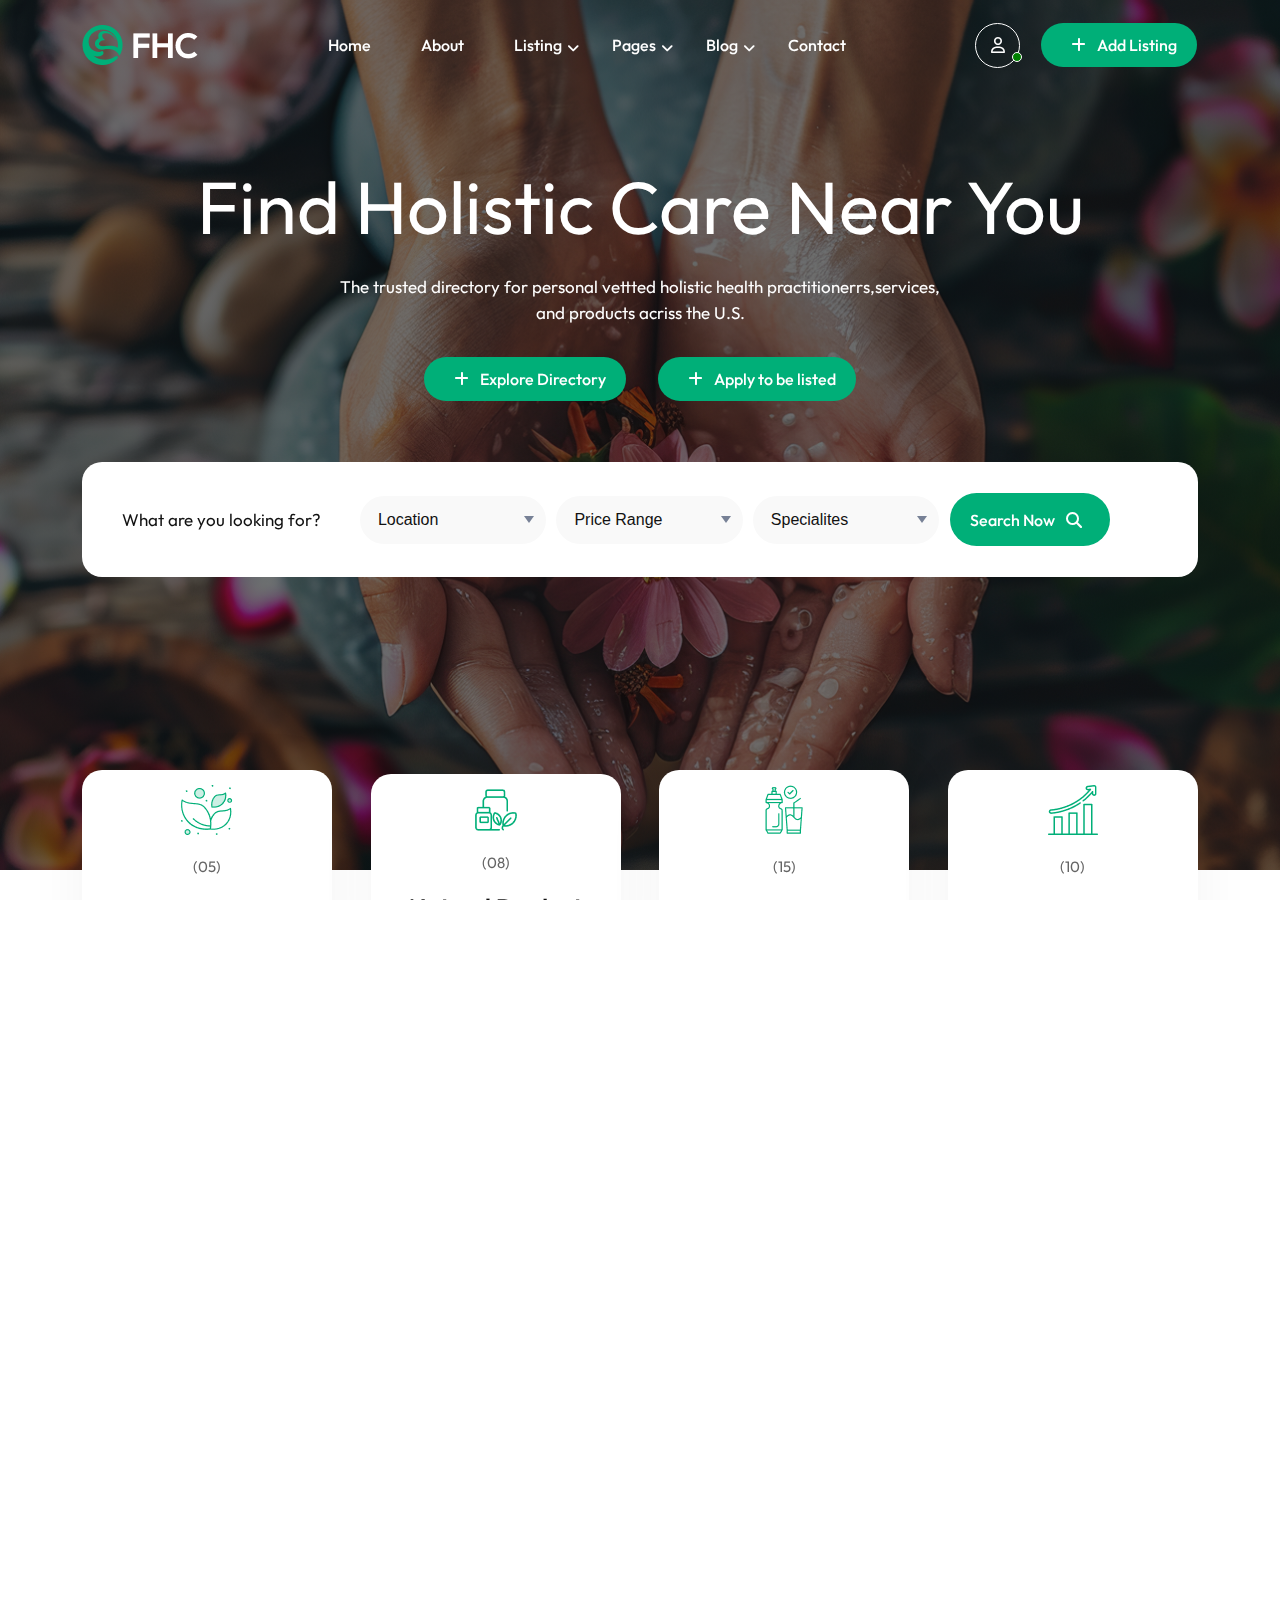
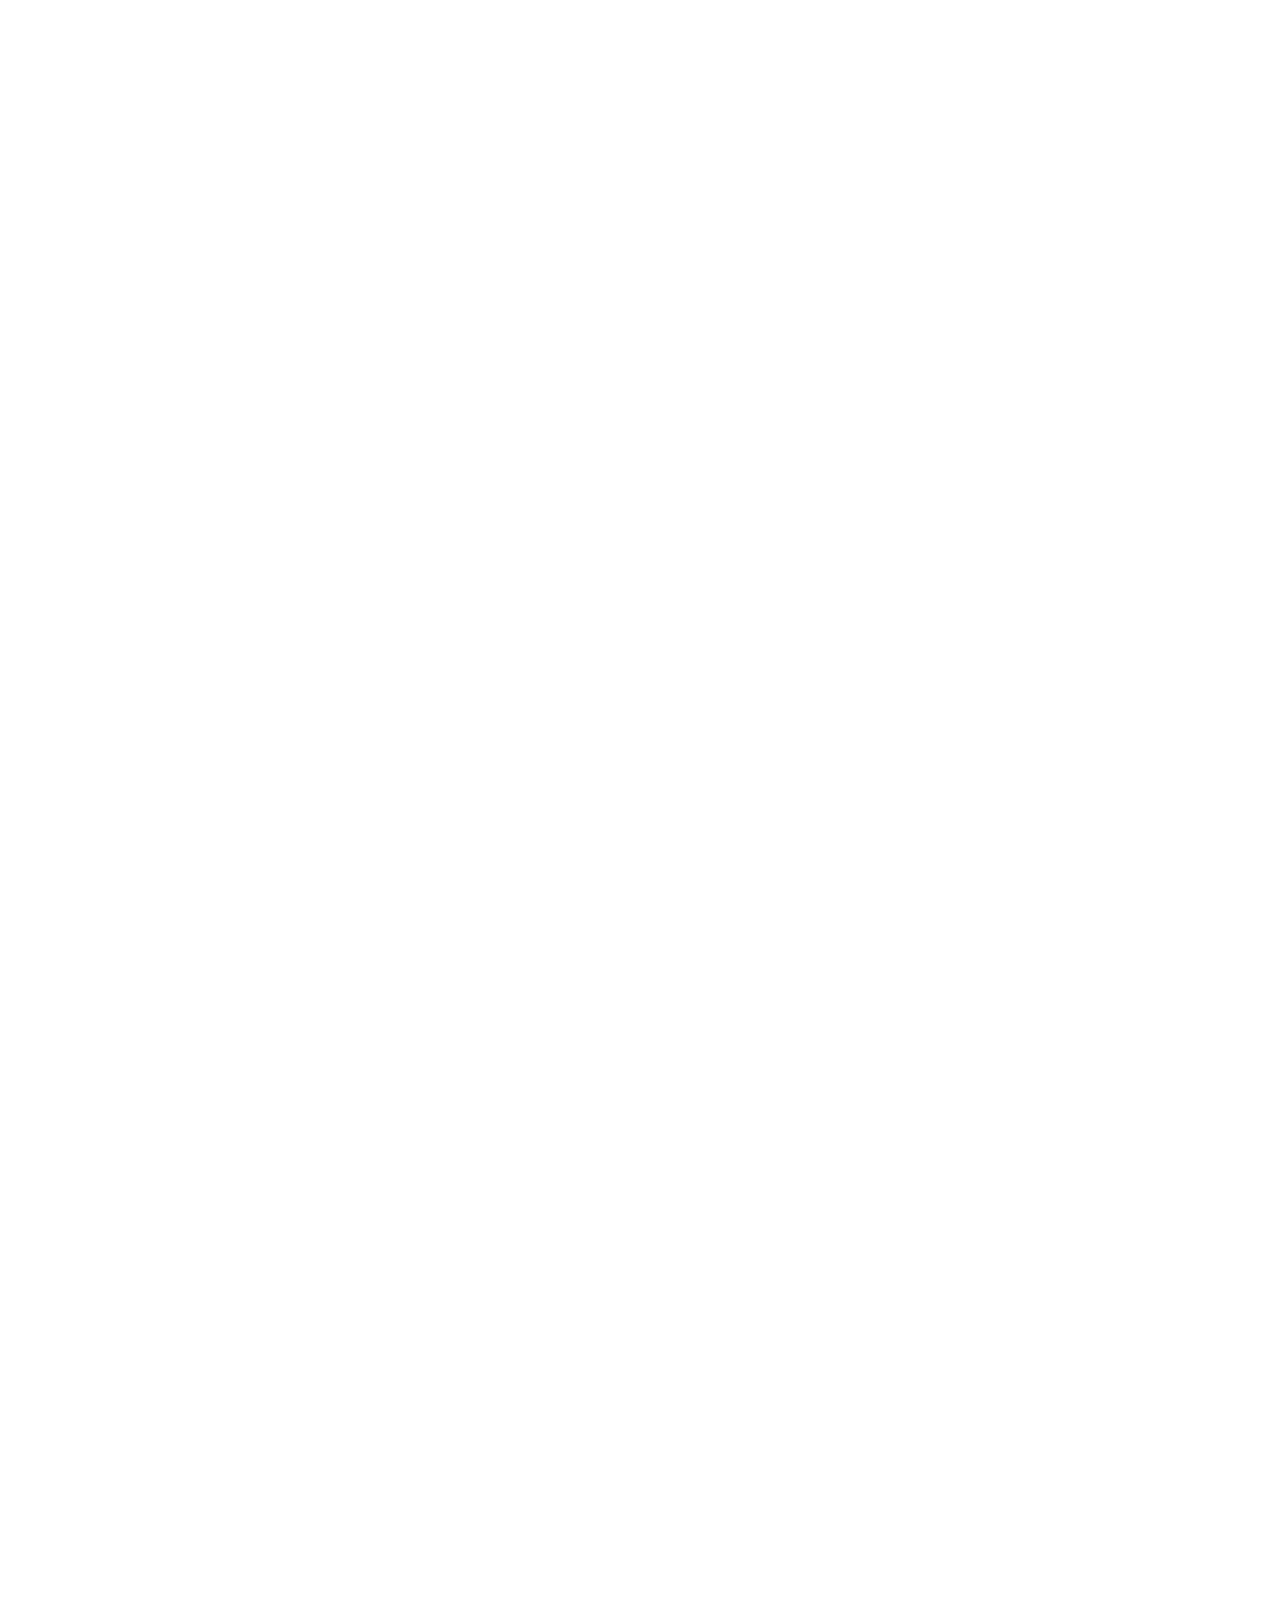
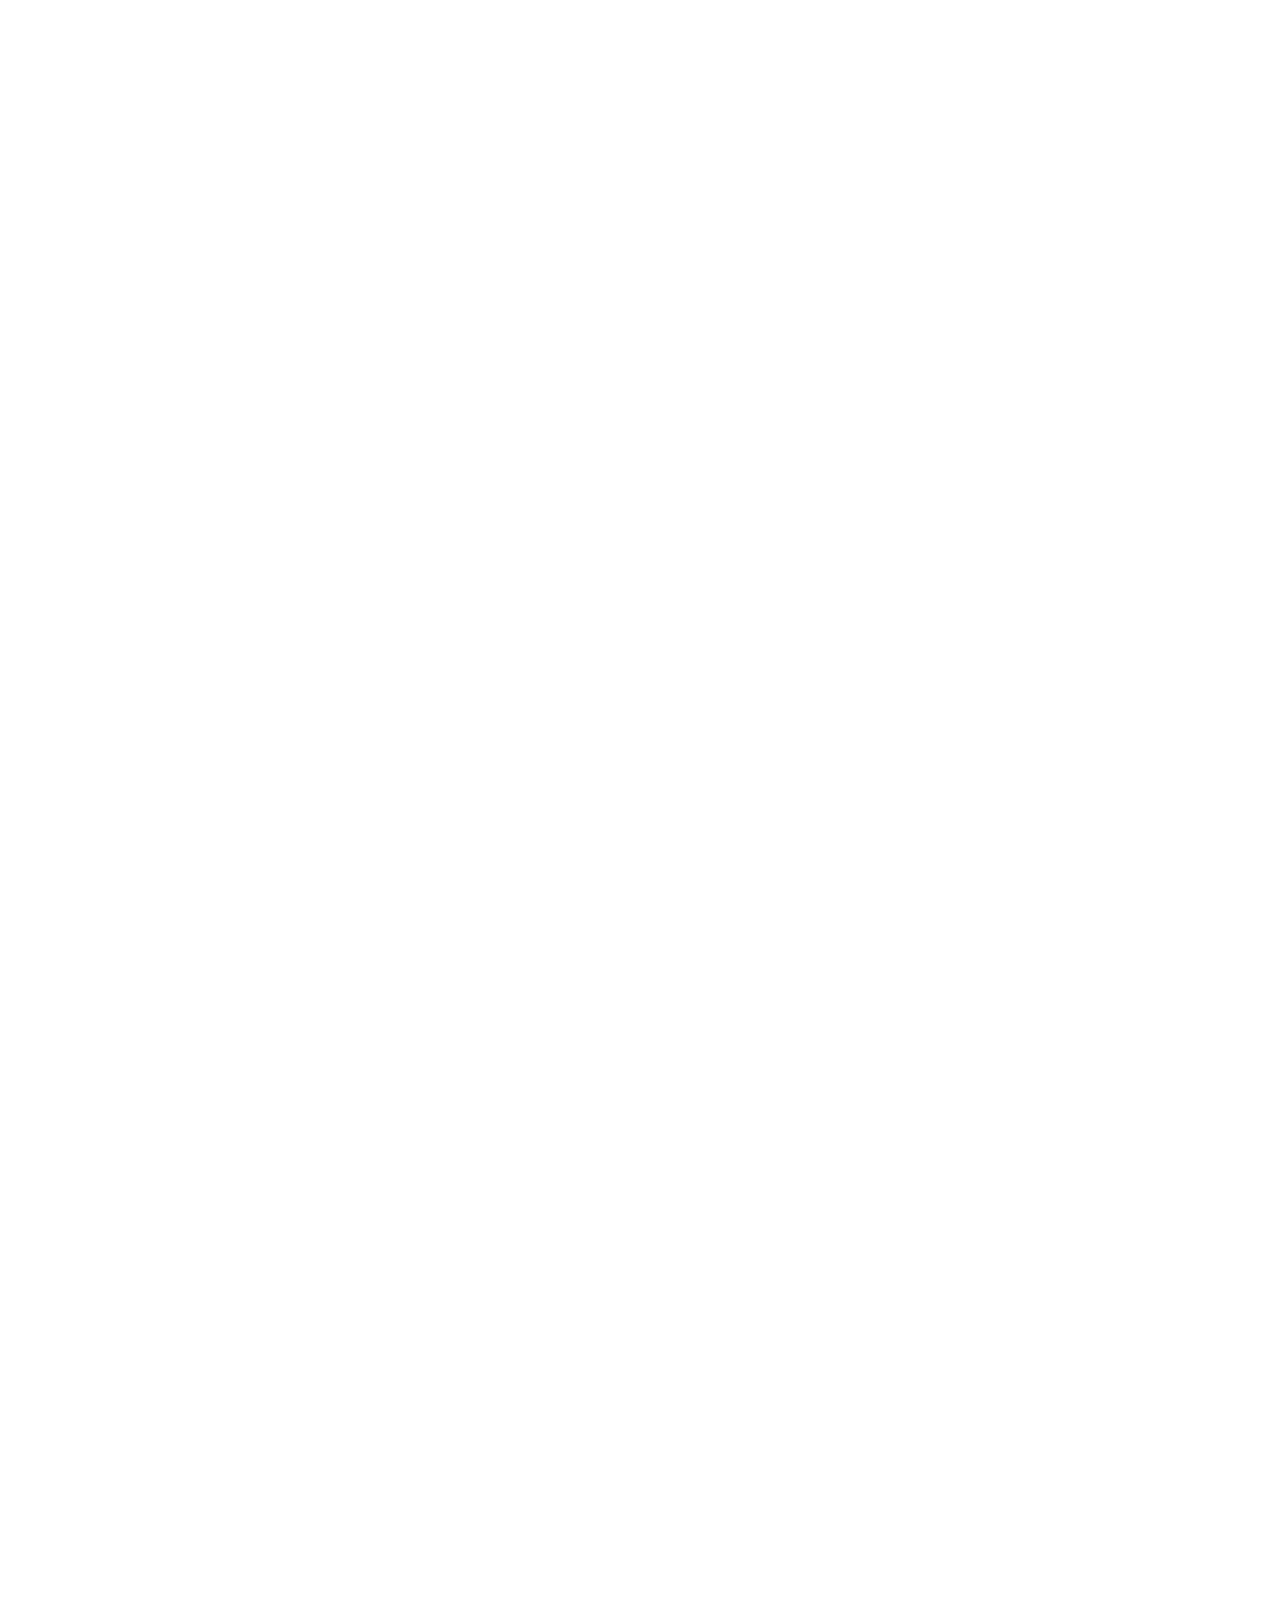
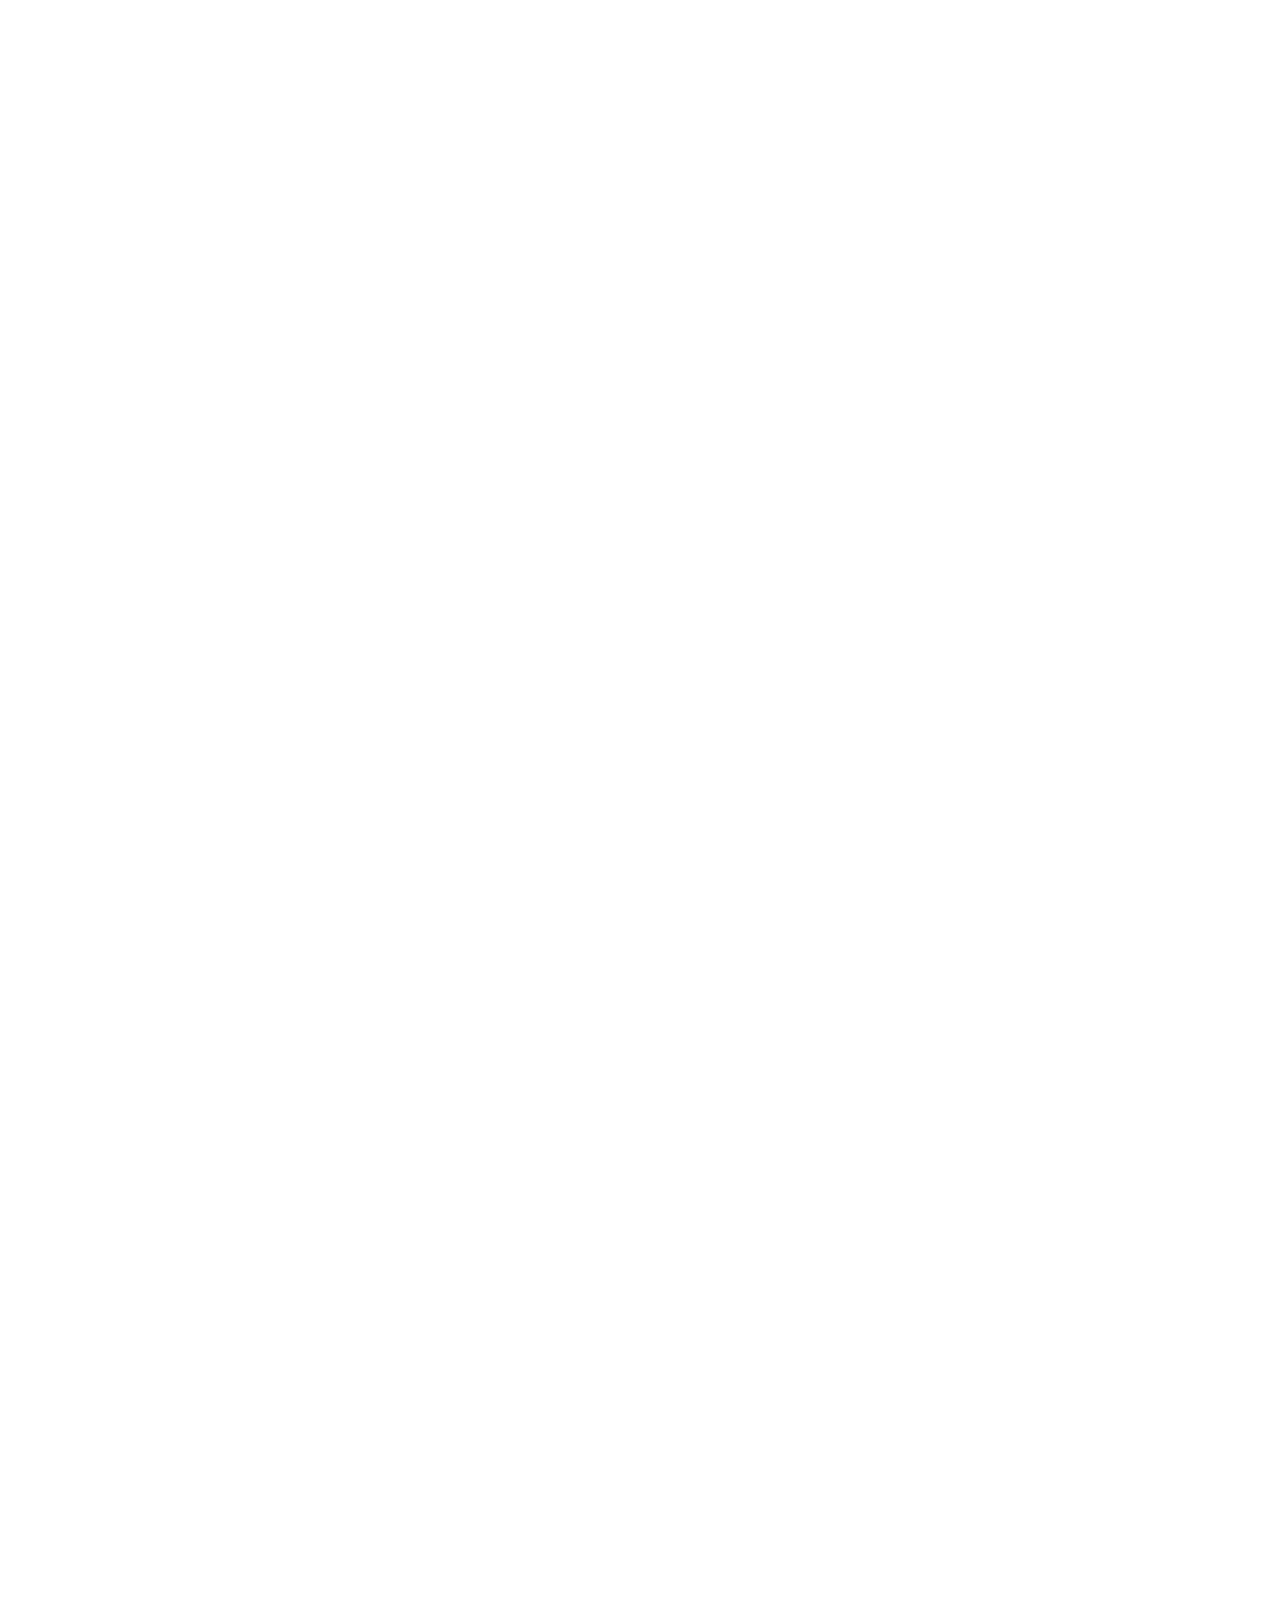
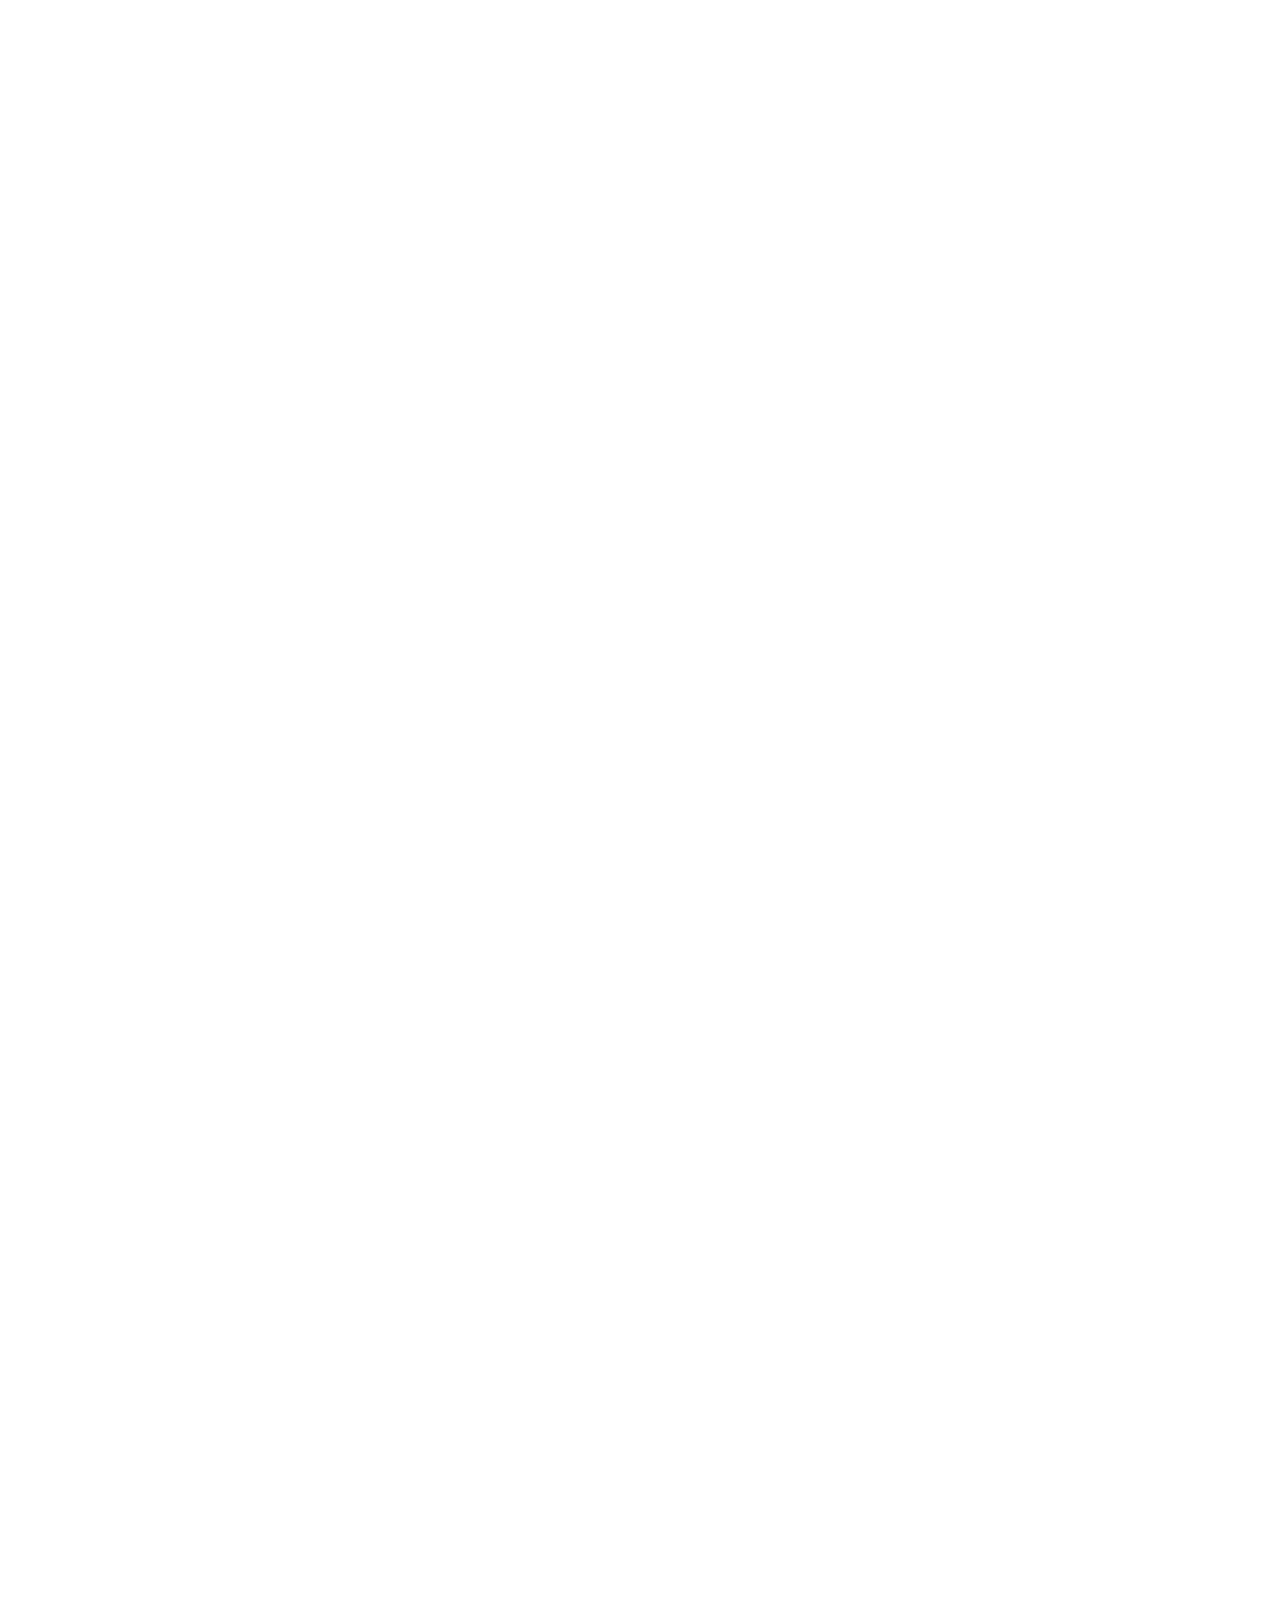
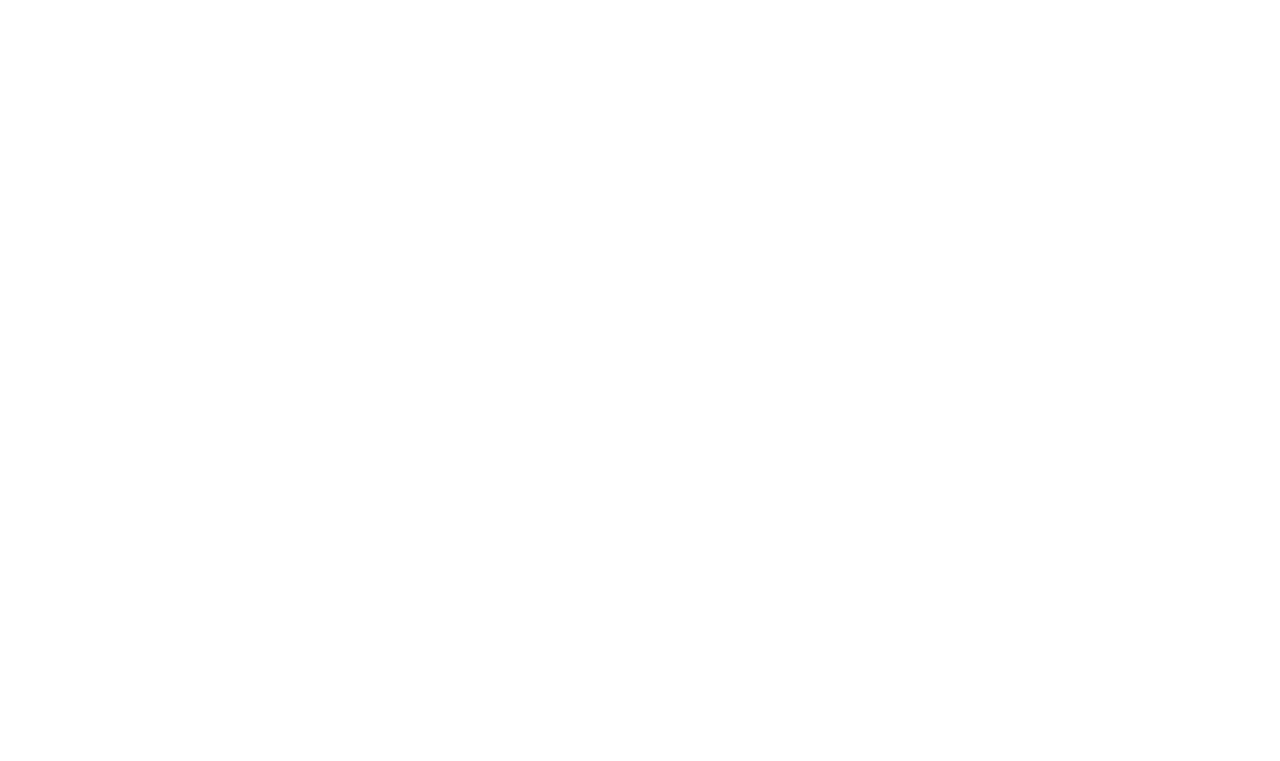
<file: index.html>
<!DOCTYPE html>
<html lang="en">
<head>
  <meta charset="UTF-8">
  <meta http-equiv="X-UA-Compatible" content="IE=edge">
  <meta name="viewport" content="width=device-width, initial-scale=1.0">
  <meta name="title" content="Clario – Digital, Consulting & Lawyer Agency HTML Template">
  <meta name="description" content="Clario is a modern and professional HTML template designed for digital agencies, business consultants, and law firms. Fully responsive, SEO-friendly, and easy to customize.">
  <meta name="keywords" content="digital agency template, consulting HTML template, lawyer website, business consulting, responsive html, Clario, agency site, HTML5, Bootstrap">
  <meta name="author" content="Developed by SoftCrafty">
  <title>Holistic Care HTML Template</title>

  <!-- Site Favicon -->
  <link rel="shortcut icon" href="assets/imgs/logo/favicon.png" type="image/x-icon">
  <!-- All CSS Files -->
  <link rel="stylesheet" href="assets/css/all.min.css">
  <link rel="stylesheet" href="assets/css/bootstrap.min.css">
  <link rel="stylesheet" href="assets/css/meanmenu.min.css">
  <link rel="stylesheet" href="assets/css/swiper-bundle.min.css">
  <link rel="stylesheet" href="assets/css/slick.min.css">
  <link rel="stylesheet" href="assets/css/magnific-popup.min.css">
  <link rel="stylesheet" href="assets/css/nice-select.min.css">
  <link rel="stylesheet" href="assets/css/sc-cursor.min.css">
  <link rel="stylesheet" href="assets/css/style.css">
</head>

<body>

  <!-- Preloader -->
  <!-- <div class="preloader-wrap">
    <div class="site-preloader"></div>
  </div> -->

  <!-- Scroll to top -->
  <!-- <button id="scroll_top" class="scroll--top"><i class="fa-solid fa-arrow-up"></i></button> -->

  <!-- Mobile Offcanvas -->
  <div class="offcanvas__area offcanvas offcanvas-end" tabindex="-1" id="offcanvasRight">
    <div class="offcanvas-header">
      <img src="assets/imgs/logo/logo2.png" alt="Logo" class="logo">
      <button class="btn--close" data-bs-dismiss="offcanvas">
        <i class="fa-solid fa-xmark"></i>
      </button>
    </div>
    <div class="offcanvas-body offcanvas__body">
      <div class="mobile_menu"></div>
    </div>
  </div>

  <!-- Header area start -->
  <header class="header__area" id="header">
    <div class="container">
      <div class="row">
        <div class="header__wrapper">
          <div class="logo-wrapper">
            <div class="logo">
              <a href="index.html" class="standard-logo">
                <img src="assets/imgs/logo/logo.png" alt="standard-logo" >
              </a>
              <a href="index.html" class="sticky-logo">
                <img src="assets/imgs/logo/logo.png" alt="sticky-logo" >
              </a>
            </div>
          </div>
          <div class="header-menu-wrapper">         
            <nav class="main-menu">
              <ul>
                <li><a href="index.html">Home</a></li>
                <li><a href="about.html">About</a></li>

                <li class="has-dropdown"><a href="#">Listing</a>
                  <ul class="main-dropdown">
                    <li><a href="listing.html">Listing</a></li>
                    <li><a href="listing_details1.html">Listing 01</a></li>
                    <li><a href="listing_details2.html">Listing 02</a></li>
                    <li><a href="listing_details3.html">Listing 03</a></li>
                    <li><a href="listing_details4.html">Listing 04</a></li>
                  </ul>
                </li>
  
                <li class="has-dropdown"><a href="#">pages</a>
                  <ul class="main-dropdown">
                    <li><a href="service_details.html">Service Details</a></li>
                    <li><a href="faq.html">Faq</a></li>
                    <li><a href="user_dashboard.html">User Dashboard (Guest)</a></li>
                    <li><a href="owner_dashboard.html">User Dashboard (Owner)</a></li>
                  </ul>
                </li>
  
                <li class="has-dropdown"><a href="#">blog</a>
                  <ul class="main-dropdown">
                    <li><a href="blog.html">Blog</a></li>
                    <li><a href="blog-details.html">Blog Details</a></li>
                  </ul>
                </li>
  
                <li><a href="contact.html">Contact</a></li>
              </ul>
            </nav>
          </div>
          <div class="header__right">    
            <div class="user-with-btn">
              <span class="user-icon">
                <i class="fa-regular fa-user"></i>
              </span>
              <a href="contact.html" class="primary-btn" target="_blank">
                <i class="fa fa-plus"></i>
                <span>Add Listing</span>
              </a>

              <button class="menu--open" data-bs-toggle="offcanvas" data-bs-target="#offcanvasRight">
                <i class="fa-solid fa-bars"></i>
              </button>
            </div>      
  
          </div>          
        </div>
      </div>      
    </div>
  </header>
  <!-- Header area end -->
  
  <div id="smooth-wrapper">
    <div id="smooth-content">

        <!-- Banner area end -->
        <section class="banner-bg">
         <div class="container">
          <div class="row">
            <div class="banner-content text-center">
              <h1 class="banner-title">
                Find Holistic Care Near You
              </h1>
              <p>
                The trusted directory for personal vettted holistic health practitionerrs,services,<br> and products acriss the U.S.
              </p>
              <div class="btns">
                <a href="contact.html" class="primary-btn" target="_blank">
                  <i class="fa fa-plus"></i>
                  <span>Explore Directory</span>
                </a>
                <a href="contact.html" class="primary-btn" target="_blank">
                  <i class="fa fa-plus"></i>
                  <span>Apply to be listed</span>
                </a>
              </div>

              <div class="banner-search-container">
                <p>What are you looking for?</p>
                <select>
                  <option selected>Location</option>
                  <option value="#">Dhaka</option>
                  <option value="#">USA</option>
                  <option value="#">UK</option>
                  <option value="#">Cananda</option>
                </select>
                <select>
                  <option selected>Price Range</option>
                  <option value="#">1-100</option>
                  <option value="#">101-1000</option>
                  <option value="#">1001-10000</option>
                  <option value="#">10001-100000</option>
                </select>
                <select>
                  <option selected>Specialites</option>
                  <option value="#">Holistic Services</option>
                  <option value="#">Natural Product</option>
                  <option value="#">Healthy Eating</option>
                  <option value="#">Business</option>
                </select>
                <button class="primary-btn">
                  Search Now
                  <i class="fa fa-search ms-2"></i> 
                </button>
              </div>
              
            </div>
          </div>
         </div>
        </section>
        <!-- Banner area end -->
        <section class="service">
          <div class="container">
            <div class="row">
              <div class="service-card-container">
                <div class="card-item">
                  <div class="card-icon">
                    <img src="./assets/imgs/hero/leaf-icon.png" alt="icon">
                  </div>
                  <div class="total-item">(05)</div>
                  <h3 class="card-title"><a href="#">Holistic Services</a></h3>
                </div>
                <div class="card-item">
                  <div class="card-icon">
                    <img src="./assets/imgs/hero/product-icon.png" alt="icon">
                  </div>
                  <div class="total-item">(08)</div>
                  <h3 class="card-title"><a href="#">Natural Product</a></h3>
                </div>
                <div class="card-item">
                  <div class="card-icon">
                    <img src="./assets/imgs/hero/eat-healthy-icon.png" alt="icon">
                  </div>
                  <div class="total-item">(15)</div>
                  <h3 class="card-title"><a href="#">Healthy Eating</a></h3>
                </div>
                <div class="card-item">
                  <div class="card-icon">
                    <img src="./assets/imgs/hero/stat.png" alt="icon">
                  </div>
                  <div class="total-item">(10)</div>
                  <h3 class="card-title"><a href="#">Businesses</a></h3>
                </div>
              </div>
            </div>
          </div>
        </section>
          
        <!--Listing area start -->
          <section class="listing-area">
            <div class="container">
              <div class="row">
                <div class="section-header text-center">
                  <span class="section-subtitle">Our Latest Listing</span>
                  <h2 class="section-title">
                    Transform <span>Your Health</span> <br> Holistically
                  </h2>
                </div>
              </div>
              <div class="listing-slider swiper-container">
                <div class="swiper-wrapper">
                  <div class="swiper-slide">
                    <div class="listing-item">
                      <figure>
                        <img src="./assets/imgs/listing/listing-img1.png" alt="listing">
  
                        <div class="service-tag">
                          <h4>Holistic Services</h4>
                        </div>
                        <div class="user">
                          <img src="./assets/imgs/listing/listing-user1.png" alt="user">
                          <h4>Bessie Cooper</h4>
                        </div>
                      </figure>
                      <div class="listing-item-content">
                        <div class="title-stars">
                          <h4><a href="listing.html">Harmony Haven</a></h4>
                          <div class="stars">
                            <i class="fa fa-star"></i>
                            <i class="fa fa-star"></i>
                            <i class="fa fa-star"></i>
                            <i class="fa fa-star"></i>
                            <i class="fa fa-star"></i>
                          </div>
                        </div>
                        <p>Holistic care focuses on treating the person - mind, body, and spirit - to promote </p>
                        <div class="location">
                          <img src="./assets/imgs/listing/location-icon.png" alt="location">
                          <p>4140 Parker Rd. Allentown, New Mexico 31134</p>
                        </div>
                        <div class="clock">
                          <img src="./assets/imgs/listing/clock-icon.png" alt="clock">
                          <p>Friday to Monday 12 Pm to 5Pm</p>
                        </div>
                        <div class="read-more ">
                           <a href="listing.html" class="primary-btn style-transparent">
                              Read More
                              <i class="fa fa-arrow-right ms-2"></i> 
                           </a>
                           <div class="contact-list">
                            <a href="mailto:info@example.com"><i class="fa-solid fa-envelope"></i></a>
                            <a href="tel:12345678"><i class="fa-solid fa-phone"></i></a>
                            <a href="#"><i class="fa fa-globe"></i></a>
                           </div>
                        </div>
                      </div>
  
                      
                    </div>
                  </div>
                  <div class="swiper-slide">
                    <div class="listing-item">
                      <figure>
                        <img src="./assets/imgs/listing/listing-img2.png" alt="listing">
  
                        <div class="service-tag">
                          <h4>Natural Product</h4>
                        </div>
                        <div class="popular-tag">
                          <h4>Popular</h4>
                        </div>
                        <div class="user">
                          <img src="./assets/imgs/listing/listing-user2.png" alt="user">
                          <h4>Ralph Edwards</h4>
                        </div>
                      </figure>
                      <div class="listing-item-content">
                        <div class="title-stars">
                          <h4><a href="listing.html">Natural Nexus</a></h4>
                          <div class="stars">
                            <i class="fa fa-star"></i>
                            <i class="fa fa-star"></i>
                            <i class="fa fa-star"></i>
                            <i class="fa fa-star"></i>
                            <i class="fa fa-star"></i>
                          </div>
                        </div>
                        <p>Holistic care focuses on treating the person - mind, body, and spirit - to promote </p>
                        <div class="location">
                          <img src="./assets/imgs/listing/location-icon.png" alt="location">
                          <p>2464 Royal Ln. Mesa, New Jersey 45463</p>
                        </div>
                        <div class="clock">
                          <img src="./assets/imgs/listing/clock-icon.png" alt="clock">
                          <p>Friday to Monday 01 Pm to 5Pm</p>
                        </div>
                        <div class="read-more ">
                           <a href="listing.html" class="primary-btn style-transparent">
                              Read More
                              <i class="fa fa-arrow-right ms-2"></i> 
                           </a>
                           <div class="contact-list">
                            <a href="mailto:info@example.com"><i class="fa-solid fa-envelope"></i></a>
                            <a href="tel:12345678"><i class="fa-solid fa-phone"></i></a>
                            <a href="#"><i class="fa fa-globe"></i></a>
                           </div>
                        </div>
                      </div>
  
                      
                    </div>
                  </div>
                  <div class="swiper-slide">
                    <div class="listing-item">
                      <figure>
                        <img src="./assets/imgs/listing/listing-img3.png" alt="listing">
  
                        <div class="service-tag">
                          <h4>Healty Eating</h4>
                        </div>
                        
                        <div class="user">
                          <img src="./assets/imgs/listing/listing-user3.png" alt="user">
                          <h4>Eleanor Pena</h4>
                        </div>
                      </figure>
                      <div class="listing-item-content">
                        <div class="title-stars">
                          <h4><a href="listing.html">Healing Horizons</a></h4>
                          <div class="stars">
                            <i class="fa fa-star"></i>
                            <i class="fa fa-star"></i>
                            <i class="fa fa-star"></i>
                            <i class="fa fa-star"></i>
                            <i class="fa fa-star"></i>
                          </div>
                        </div>
                        <p>Holistic care focuses on treating the person - mind, body, and spirit - to promote </p>
                        <div class="location">
                          <img src="./assets/imgs/listing/location-icon.png" alt="location">
                          <p>8502 Preston Rd. Inglewood, Maine 98380</p>
                        </div>
                        <div class="clock">
                          <img src="./assets/imgs/listing/clock-icon.png" alt="clock">
                          <p>Friday to Monday 12 Pm to 5Pm</p>
                        </div>
                        <div class="read-more ">
                           <a href="listing.html" class="primary-btn style-transparent">
                              Read More
                              <i class="fa fa-arrow-right ms-2"></i> 
                           </a>
                           <div class="contact-list">
                            <a href="mailto:info@example.com"><i class="fa-solid fa-envelope"></i></a>
                            <a href="tel:12345678"><i class="fa-solid fa-phone"></i></a>
                            <a href="#"><i class="fa fa-globe"></i></a>
                           </div>
                        </div>
                      </div>
                      
                    </div>
                  </div>
                  <div class="swiper-slide">
                    <div class="listing-item">
                      <figure>
                        <img src="./assets/imgs/listing/listing-img1.png" alt="listing">
  
                        <div class="service-tag">
                          <h4>Holistic Services</h4>
                        </div>
                        <div class="user">
                          <img src="./assets/imgs/listing/listing-user1.png" alt="user">
                          <h4>Bessie Cooper</h4>
                        </div>
                      </figure>
                      <div class="listing-item-content">
                        <div class="title-stars">
                          <h4><a href="listing.html">Harmony Haven</a></h4>
                          <div class="stars">
                            <i class="fa fa-star"></i>
                            <i class="fa fa-star"></i>
                            <i class="fa fa-star"></i>
                            <i class="fa fa-star"></i>
                            <i class="fa fa-star"></i>
                          </div>
                        </div>
                        <p>Holistic care focuses on treating the person - mind, body, and spirit - to promote </p>
                        <div class="location">
                          <img src="./assets/imgs/listing/location-icon.png" alt="location">
                          <p>4140 Parker Rd. Allentown, New Mexico 31134</p>
                        </div>
                        <div class="clock">
                          <img src="./assets/imgs/listing/clock-icon.png" alt="clock">
                          <p>Friday to Monday 12 Pm to 5Pm</p>
                        </div>
                        <div class="read-more ">
                           <a href="listing.html" class="primary-btn style-transparent">
                              Read More
                              <i class="fa fa-arrow-right ms-2"></i> 
                           </a>
                           <div class="contact-list">
                            <a href="mailto:info@example.com"><i class="fa-solid fa-envelope"></i></a>
                            <a href="tel:12345678"><i class="fa-solid fa-phone"></i></a>
                            <a href="#"><i class="fa fa-globe"></i></a>
                           </div>
                        </div>
                      </div>
  
                      
                    </div>
                  </div>
                  <div class="swiper-slide">
                    <div class="listing-item">
                      <figure>
                        <img src="./assets/imgs/listing/listing-img2.png" alt="listing">
  
                        <div class="service-tag">
                          <h4>Natural Product</h4>
                        </div>
                        <div class="popular-tag">
                          <h4>Popular</h4>
                        </div>
                        <div class="user">
                          <img src="./assets/imgs/listing/listing-user2.png" alt="user">
                          <h4>Ralph Edwards</h4>
                        </div>
                      </figure>
                      <div class="listing-item-content">
                        <div class="title-stars">
                          <h4><a href="listing.html">Natural Nexus</a></h4>
                          <div class="stars">
                            <i class="fa fa-star"></i>
                            <i class="fa fa-star"></i>
                            <i class="fa fa-star"></i>
                            <i class="fa fa-star"></i>
                            <i class="fa fa-star"></i>
                          </div>
                        </div>
                        <p>Holistic care focuses on treating the person - mind, body, and spirit - to promote </p>
                        <div class="location">
                          <img src="./assets/imgs/listing/location-icon.png" alt="location">
                          <p>2464 Royal Ln. Mesa, New Jersey 45463</p>
                        </div>
                        <div class="clock">
                          <img src="./assets/imgs/listing/clock-icon.png" alt="clock">
                          <p>Friday to Monday 01 Pm to 5Pm</p>
                        </div>
                        <div class="read-more ">
                           <a href="listing.html" class="primary-btn style-transparent">
                              Read More
                              <i class="fa fa-arrow-right ms-2"></i> 
                           </a>
                           <div class="contact-list">
                            <a href="mailto:info@example.com"><i class="fa-solid fa-envelope"></i></a>
                            <a href="tel:12345678"><i class="fa-solid fa-phone"></i></a>
                            <a href="#"><i class="fa fa-globe"></i></a>
                           </div>
                        </div>
                      </div>
  
                      
                    </div>
                  </div>
                  <div class="swiper-slide">
                    <div class="listing-item">
                      <figure>
                        <img src="./assets/imgs/listing/listing-img3.png" alt="listing">
  
                        <div class="service-tag">
                          <h4>Healty Eating</h4>
                        </div>
                        
                        <div class="user">
                          <img src="./assets/imgs/listing/listing-user3.png" alt="user">
                          <h4>Eleanor Pena</h4>
                        </div>
                      </figure>
                      <div class="listing-item-content">
                        <div class="title-stars">
                          <h4><a href="listing.html">Healing Horizons</a></h4>
                          <div class="stars">
                            <i class="fa fa-star"></i>
                            <i class="fa fa-star"></i>
                            <i class="fa fa-star"></i>
                            <i class="fa fa-star"></i>
                            <i class="fa fa-star"></i>
                          </div>
                        </div>
                        <p>Holistic care focuses on treating the person - mind, body, and spirit - to promote </p>
                        <div class="location">
                          <img src="./assets/imgs/listing/location-icon.png" alt="location">
                          <p>8502 Preston Rd. Inglewood, Maine 98380</p>
                        </div>
                        <div class="clock">
                          <img src="./assets/imgs/listing/clock-icon.png" alt="clock">
                          <p>Friday to Monday 12 Pm to 5Pm</p>
                        </div>
                        <div class="read-more ">
                           <a href="listing.html" class="primary-btn style-transparent">
                              Read More
                              <i class="fa fa-arrow-right ms-2"></i> 
                           </a>
                           <div class="contact-list">
                            <a href="mailto:info@example.com"><i class="fa-solid fa-envelope"></i></a>
                            <a href="tel:12345678"><i class="fa-solid fa-phone"></i></a>
                            <a href="#"><i class="fa fa-globe"></i></a>
                           </div>
                        </div>
                      </div>
                      
                    </div>
                  </div>
                </div>
              </div>
            </div>
          </section>
        <!--Listing area end -->
  
        <!-- Find holistic care start -->
          <section class="find-holistice mt-150">
            <div class="container">
              <div class="row">
                <div class="col-lg-6">
                  <div class="content-area">
                    <div class="section-header">
                      <span class="section-subtitle">find Holistic care? </span>
                      <h2 class="section-title">
                        Why use find <span>Holistic care </span>? 
                      </h2>  
                    </div>
                    <div class="care-item-container">
                      <div class="care-item">
                        <h4>Personally Vetted Listings</h4>
                        <p>Every business and practitioner is reviewd by linda and our team to ensure credibity and care.</p>

                        <span class="number">01</span>
                      </div>
                      
                      <div class="care-item">
                        <h4>Search by Need or Location</h4>
                        <p>Find Holistic care providers in your area,or search by specialty such as naturopathy, acupuncture, or trauma therapy</p>

                        <span class="number">02</span>
                      </div>

                      <div class="care-item">
                        <h4>Tusted Recommendations</h4>
                        <p>Dicover books,wellness tools, and holistic education trusred by linda and the community.</p>

                        <span class="number">03</span>
                      </div>
                    </div>
                  </div>
                </div>
                <div class="col-lg-6">
                  <div class="find-holistic-img-group">
                    <div class="img-1">
                       <img src="./assets/imgs/find-holistic/img1.png" alt="holistic">
                       <div class="shape-triangle">
                         <img src="./assets/imgs/shape/triangle.png" alt="triangle">
                       </div>
                    </div>
                    <img src="./assets/imgs/find-holistic/img2.png" alt="holistic" class="img-2">
                    <div class="ractangle-dot">
                      <img src="./assets/imgs/shape/ractangle-dot.png" alt="triangle">
                    </div>
                  </div>
                </div>
              </div>
            </div>
          </section>
        <!-- Find holistic care end -->
      
        <!-- Top cities area start -->
          <section class="top-cities">
            <div class="container">
              <div class="row">
                <div class="section-header text-center">
                  <span class="section-subtitle">Explore The Top Cities</span>
                  <h2 class="section-title">
                    Inspriration for <span>Your </span> <br> Next tour
                  </h2>
                </div>
              </div>
              <div class="row style_1">
                <div class="col-lg-3 style_1 d-md-flex justify-content-center">
                  <div class="city">
                      <div class="city-img">
                      <img src="./assets/imgs/top-cities/city-2.png" alt="city">
                      <div class="overly"></div>
                    </div>
                    <div class="city-link">
                      <div class="city-name">
                        <h3 class="name">California</h3>
                        <p>(5) Listings</p>
                      </div>
                      <a href="listing_details2.html"><i class="fa fa-arrow-right"></i></a>
                    </div>
                  </div>
                </div>
                <div class="col-lg-3 style_2 d-md-flex justify-content-center">
                  <div class="city">
                      <div class="city-img">
                      <img src="./assets/imgs/top-cities/city-1.png" alt="city">
                      <div class="overly"></div>
                    </div>
                    <div class="city-link">
                      <div class="city-name">
                        <h3 class="name">Texas</h3>
                        <p>(3) Listings</p>
                      </div>
                      <a href="listing_details2.html"><i class="fa fa-arrow-right"></i></a>
                    </div>
                  </div>
                </div>
                <div class="col-lg-3 style_1 d-md-flex justify-content-center">
                  <div class="city">
                      <div class="city-img">
                      <img src="./assets/imgs/top-cities/city-3.png" alt="city">
                      <div class="overly"></div>
                    </div>
                    <div class="city-link">
                      <div class="city-name">
                        <h3 class="name">Chicago</h3>
                        <p>(6) Listings</p>
                      </div>
                      <a href="listing_details2.html"><i class="fa fa-arrow-right"></i></a>
                    </div>
                  </div>
                </div>
                <div class="col-lg-3 style_2 d-md-flex justify-content-center">
                  <div class="city">
                      <div class="city-img">
                      <img src="./assets/imgs/top-cities/city-4.png" alt="city">
                      <div class="overly"></div>
                    </div>
                    <div class="city-link">
                      <div class="city-name">
                        <h3 class="name">New York</h3>
                        <p>(10) Listings</p>
                      </div>
                      <a href="listing_details2.html"><i class="fa fa-arrow-right"></i></a>
                    </div>
                  </div>
                </div>
              </div>
            </div>
          </section>
        <!-- Top cities area end -->
  
        <!-- more-info  area start -->
         <section class="more-info pt-150 pb-150">
           <div class="container">
            <div class="row align-items-center style_1">
              <div class="col-lg-6">
                <div class="info-content">
                  <h2 class="section-title">
                    Benefits and Outcomes <br class="d-md-none"> of Holistic Care
                  </h2>
                  <p>
                    Holistic care aims to treat the whole person <br class="d-md-none">
                     - body, mind, and spirit - rather than just <br class="d-md-none"> focusing
                      on individual symptoms  personalized 
                  </p>
                  <a href="contact.html" class="primary-btn">More Information
                    <i class="fa fa-arrow-right ms-2"> </i>
                  </a>
                </div>                
              </div>

              <div class="col-lg-6">
                <div class="info-img ">
                  <img src="./assets/imgs/more-info/map-img.png" alt="img">
                </div>
              </div>
            </div>
           </div>
         </section>
        <!-- More-info  area end -->
  
        <!-- Resourc and Education area start -->
         <section class="resource-education">
          <div class="container">
            <div class="row style_1">
              <div class="col-lg-4">
                <div class="resource-item">
                  <div class="icon-title">
                    <img src="./assets/imgs/icon/book-open.png" alt="icon">                    
                    <h4>Books</h4>
                  </div>                  
                  <p>Top reads in holistic wellness,<br> curated by linda.</p>
                  <a href="#" class="read-more">Read More 
                    <i class="fa fa-arrow-right"></i>
                  </a>
                </div>
              </div>
              <div class="col-lg-4">
                <div class="resource-item">
                  <div class="icon-title">
                    <img src="./assets/imgs/icon/video-01.png" alt="icon">                    
                    <h4>Videos</h4>
                  </div>                  
                  <p>Product demos, practitioner interviews,<br class="nestmax-none"> and  wellness routines.</p>
                  <a href="#" class="read-more">Read More 
                    <i class="fa fa-arrow-right"></i>
                  </a>
                </div>
              </div>
              <div class="col-lg-4">
                <div class="resource-item">
                  <div class="icon-title">
                    <img src="./assets/imgs/icon/news.png" alt="icon">                    
                    <h4>Articles</h4>
                  </div>                  
                  <p>Educational content , DLY tips, and <br> gudies to natural healing.</p>
                  <a href="#" class="read-more">Read More 
                    <i class="fa fa-arrow-right"></i>
                  </a>
                </div>
              </div>
            </div>
          </div>
         </section>
        <!-- Resourc and Education area end -->
  
        <!-- How work area start -->
         <section class="how-work">
          <div class="container">
            <div class="row">
              <div class="how-work-container">
                <div class="work-img">
                  <img src="./assets/imgs/others/how-work-img.png" alt="work-img">
                  <div class="shape-dot">
                    <img src="./assets/imgs/shape/shape-dots.png" alt="dots">
                  </div>
                  <div class="line">
                    <img src="./assets/imgs/shape/line.png" alt="line">
                  </div>
                </div>
                <div class="work-content">
                  <span class="section-subtitle">How We Work</span>
                  <h2 class="section-title">
                    Total Healing in <span>Mind <br> Body</span> and Spirit.
                  </h2>
                  <div class="tab-btn-wrapper">
                    <button class="active">For Users</button>
                    <button>For Business</button>
                  </div>
                  <ul>
                    <li>
                      <span><i class="fa-solid fa-angles-right"></i></span> Browse Listings
                    </li>
                    <li>
                      <span><i class="fa-solid fa-angles-right"></i></span> Read Reviews
                    </li>
                    <li>
                      <span><i class="fa-solid fa-angles-right"></i></span> Book or Contact Prov iders
                    </li>
                  </ul>
                </div>
              </div>
            </div>
          </div>
          <div class="shape-women">
            <img src="./assets/imgs/shape/shape-woman.png" alt="women">
          </div>
         </section>
        <!-- How work area end -->

        <!-- Testimonial section start -->
         <section class="testimonial-area">
          <div class="container">
            <div class="row">
              <div class="section-header text-center">
                <span class="section-subtitle">Clients Testimonial</span>
                <h2 class="section-title">
                  What user are<span> saying</span>
                </h2>
              </div>
            </div>
            <div class="testimonial-slider swiper-container">
              <div class="swiper-wrapper">
                <div class="swiper-slide">
                  <div class="testimonial-item">
                    <div class="content-area">
                      <div class="stars">
                        <i class="fa fa-star"></i>
                        <i class="fa fa-star"></i>
                        <i class="fa fa-star"></i>
                        <i class="fa fa-star"></i>
                        <i class="fa fa-star"></i>
                      </div>
                      <p>I’ve been dealing with chronic stress for years, but after just a few sessions of holistic therapy healing, I feel lighter and more balanced. The practitioners care and create a peaceful</p>
                    </div>
                    <div class="author-details">
                      <img src="./assets/imgs/testimonial/person1.png" alt="person">
                      <h4 class="name">- Sharah K.</h4>
                      <p class="designation">Marketing Coordinator</p>
                    </div>
                  </div>
                </div>
                <div class="swiper-slide">
                  <div class="testimonial-item">
                    <div class="content-area">
                      <div class="stars">
                        <i class="fa fa-star"></i>
                        <i class="fa fa-star"></i>
                        <i class="fa fa-star"></i>
                        <i class="fa fa-star"></i>
                        <i class="fa fa-star"></i>
                      </div>
                      <p>Holistic Care helped me connect with my body and mind in a way no traditional doctor did. With a mix of natural, mindfulness practices, and support, I’ve seen real improvements </p>
                    </div>
                    <div class="author-details">
                      <img src="./assets/imgs/testimonial/person2.png" alt="person">
                      <h4 class="name">-Dr. Marie l.</h4>
                      <p class="designation">Marketing Coordinator</p>
                    </div>
                  </div>
                </div>
                <div class="swiper-slide">
                  <div class="testimonial-item">
                    <div class="content-area">
                      <div class="stars">
                        <i class="fa fa-star"></i>
                        <i class="fa fa-star"></i>
                        <i class="fa fa-star"></i>
                        <i class="fa fa-star"></i>
                        <i class="fa fa-star"></i>
                      </div>
                      <p>From the first visit, I felt seen and heard. The massage therapy, nutritional advice, and made a big difference in my energy and sleep. It's not just a service — it’s a sanctuary for well-being. </p>
                    </div>
                    <div class="author-details">
                      <img src="./assets/imgs/testimonial/person3.png" alt="person">
                      <h4 class="name">-Cody Fisher</h4>
                      <p class="designation">Marketing Coordinator</p>
                    </div>
                  </div>
                </div>
                <div class="swiper-slide">
                  <div class="testimonial-item">
                    <div class="content-area">
                      <div class="stars">
                        <i class="fa fa-star"></i>
                        <i class="fa fa-star"></i>
                        <i class="fa fa-star"></i>
                        <i class="fa fa-star"></i>
                        <i class="fa fa-star"></i>
                      </div>
                      <p>I’ve been dealing with chronic stress for years, but after just a few sessions of holistic therapy healing, I feel lighter and more balanced. The practitioners care and create a peaceful</p>
                    </div>
                    <div class="author-details">
                      <img src="./assets/imgs/testimonial/person1.png" alt="person">
                      <h4 class="name">- Sharah K.</h4>
                      <p class="designation">Marketing Coordinator</p>
                    </div>
                  </div>
                </div>
                <div class="swiper-slide">
                  <div class="testimonial-item">
                    <div class="content-area">
                      <div class="stars">
                        <i class="fa fa-star"></i>
                        <i class="fa fa-star"></i>
                        <i class="fa fa-star"></i>
                        <i class="fa fa-star"></i>
                        <i class="fa fa-star"></i>
                      </div>
                      <p>Holistic Care helped me connect with my body and mind in a way no traditional doctor did. With a mix of natural, mindfulness practices, and support, I’ve seen real improvements </p>
                    </div>
                    <div class="author-details">
                      <img src="./assets/imgs/testimonial/person2.png" alt="person">
                      <h4 class="name">-Dr. Marie l.</h4>
                      <p class="designation">Marketing Coordinator</p>
                    </div>
                  </div>
                </div>
                <div class="swiper-slide">
                  <div class="testimonial-item">
                    <div class="content-area">
                      <div class="stars">
                        <i class="fa fa-star"></i>
                        <i class="fa fa-star"></i>
                        <i class="fa fa-star"></i>
                        <i class="fa fa-star"></i>
                        <i class="fa fa-star"></i>
                      </div>
                      <p>From the first visit, I felt seen and heard. The massage therapy, nutritional advice, and made a big difference in my energy and sleep. It's not just a service — it’s a sanctuary for well-being. </p>
                    </div>
                    <div class="author-details">
                      <img src="./assets/imgs/testimonial/person3.png" alt="person">
                      <h4 class="name">-Cody Fisher</h4>
                      <p class="designation">Marketing Coordinator</p>
                    </div>
                  </div>
                </div>
              </div>
              <div class="slider-controller">
                <span class="tsm-btn-prev"><i class="fa-solid fa-arrow-left-long"></i></span>
                <span class="fraction"></span>
                <span class="tsm-btn-next"><i class="fa-solid fa-arrow-right-long"></i></span>
              </div>
            </div>
          </div>
          <div class="leaf-tree">
            <img src="./assets/imgs/shape/leaf-tree.png" alt="shape">
          </div>
         </section>
        <!-- Testimonial section end -->
        
        <!-- Company logo Start -->
        <div class="company_logo pt-150">
          <div class="container">
            <div class="logo-carousel">
            <div class="logo_img d-flex justify-content-center">
              <a href="#"><img src="./assets/imgs/company_logo/company_logo1.png" alt="" /></a>
            </div>
            <div class="logo_img">
              <a href="#"><img src="./assets/imgs/company_logo/company_logo2.png" alt="" /></a>
            </div>
            <div class="logo_img d-flex justify-content-center">
              <a href="#"><img src="./assets/imgs/company_logo/company_logo3.png" alt="" /></a>
            </div>
            <div class="logo_img">
              <a href="#"><img src="./assets/imgs/company_logo/company_logo4.png" alt="" /></a>
            </div>
            <div class="logo_img d-flex justify-content-center">
              <a href="#"><img src="./assets/imgs/company_logo/company_logo5.png" alt="" /></a>
            </div>
            <div class="logo_img d-flex justify-content-center">
              <a href="#"><img src="./assets/imgs/company_logo/company_logo6.png" alt="" /></a>
            </div>
            <div class="logo_img">
              <a href="#"><img src="./assets/imgs/company_logo/company_logo4.png" alt="" /></a>
            </div>
            </div>
          </div>
          </div>
        <!-- Company logo End -->
        
        <!-- Blog and News Start -->
         <section class="blog_news_area mt-140">
          <div class="container">
            <div class="row align-items-end style_1">
              <div class="col-lg-6">
                <div class="section-header-area">
                  <span class="section-subtitle">Blog And News</span>
                  <h2 class="section-title">
                    Personalized and<span> Person</span>  <br class="d-lg-none">Centered Care
                  </h2>
                </div>
              </div>
              <div class="col-lg-6 d-lg-flex justify-content-end">
               <div class="btn_area">
                <a href="blog.html" class="primary-btn">View All Blog 
                  <i class="fa fa-arrow-right ms-2"> </i>
                </a>
               </div>
              </div>
            </div>
            <div class="row">
              <div class="col-12 mt-55">
                <div class="blog_card">
                  <div class="row align-items-center">
                    <div class="col-lg-4">
                      <div class="meta_info">
                        <span><i class="fa-solid fa-user"></i> By admin</span>
                        <span><i class="fa-solid fa-calendar-days"></i> 20, June 2025</span>
                      </div>
                    </div>
                    <div class="col-lg-4">
                      <div class="title">
                        <h3><a href="blog.html">Nourish your spirit Optimal <br class="d-lg-none">living naturally</a></h3>
                      </div>
                    </div>
                    <div class="col-lg-4 position-relative d-flex justify-content-end align-items-center">
                      <div class="hover_image">
                        <a href="blog.html"><img src="./assets/imgs/blog_news/blog1.png" alt=""></a>
                      </div>
                      <div class="arrow_btn">
                        <a href="blog.html"><span><i class="fa fa-arrow-right"></i></span></a>
                      </div>
                    </div>
                  </div>
                </div>
              </div>
              <div class="col-12 mt-40">
                <div class="blog_card">
                  <div class="row align-items-center">
                    <div class="col-lg-4">
                      <div class="meta_info">
                        <span><i class="fa-solid fa-user"></i> By admin</span>
                        <span><i class="fa-solid fa-calendar-days"></i> 20, June 2025</span>
                      </div>
                    </div>
                    <div class="col-lg-4">
                      <div class="title">
                        <h3><a href="blog.html">Energy flows where holistic <br class="d-lg-none">care wellness goes</a></h3>
                      </div>
                    </div>
                    <div class="col-lg-4 position-relative d-flex justify-content-end align-items-center">
                      <div class="hover_image">
                        <a href="blog.html"><img src="./assets/imgs/blog_news/blog1.png" alt=""></a>
                      </div>
                      <div class="arrow_btn">
                        <a href="blog.html"><span><i class="fa fa-arrow-right"></i></span></a>
                      </div>
                    </div>
                  </div>
                </div>
              </div>
              <div class="col-12 mt-40">
                <div class="blog_card">
                  <div class="row align-items-center">
                    <div class="col-lg-4">
                      <div class="meta_info">
                        <span><i class="fa-solid fa-user"></i> By admin</span>
                        <span><i class="fa-solid fa-calendar-days"></i> 20, June 2025</span>
                      </div>
                    </div>
                    <div class="col-lg-4">
                      <div class="title">
                        <h3><a href="blog.html">Nourish your spirit Optimal <br class="d-lg-none"> living naturally</a></h3>
                      </div>
                    </div>
                    <div class="col-lg-4 position-relative d-flex justify-content-end align-items-center">
                      <div class="hover_image">
                        <a href="blog.html"><img src="./assets/imgs/blog_news/blog1.png" alt=""></a>
                      </div>
                      <div class="arrow_btn">
                        <a href="blog.html"><span><i class="fa fa-arrow-right"></i></span></a>
                      </div>
                    </div>
                  </div>
                </div>
              </div>
            </div>
          </div>
         </section>
        <!-- Blog and News End -->

        <!-- Footer Start -->
        <footer class="footer mt-295">
          <div class="subscribe_area">
            <div class="container">
              <div class="stay_connected">
                <div class="row align-items-center">
                  <div class="col-lg-6">
                    <div class="sub_contains">
                      <div class="vector">
                        <img src="./assets/imgs/connected/vector1.png" alt="">
                      </div>
                      <div class="title">
                        <h3>Stay Connected</h3>
                      </div>
                      <p>Get monthy curated wellness tips and <br class="d-lg-none"> practitioner spotlights from linda.</p>
                    </div>
                  </div>
                  <div class="col-lg-6">
                    <div class="connected_form">
                      <div class="vector">
                        <img src="./assets/imgs/connected/vector2.png" alt="">
                      </div>
                      <form action="#" class="input_area">
                        <input type="email" placeholder="Your email...">
                        <button type="submit">Subscribe</button>
                      </form>
                    </div>
                  </div>
                </div>
              </div>
            </div>
          </div>
          <div class="vector">
            <img src="./assets/imgs/footer/vector.png" alt="">
          </div>
          <div class="container">
            <div class="row">
              <div class="col-12">
                <div class="footer_area_widget">
                  <div class="row">
                    <div class="footer_area_quick_menu pt-119 pb-74">
                      <div class="col-lg-4 col-md-7 col-12">
                        <div class="iteam_info">
                          <div class="iteam_content">
                            <div class="footer_logo logo_card style_1">
                              <a href="index.html" ><img src="./assets/imgs/logo/logo2.png" alt="footer logo"/></a>
                            </div>
                            <div class="describtion">
                              <p>Holistic care aims to treat the whole person - <br>
                                body, mind, and spirit - rather than 
                                focusing <br> on individual symptoms  personalized </p>
                            </div>
                            <div class="social_area">
                              <ul>
                                <li>
                                  <a href="https://www.facebook.com/"><i class="fa-brands fa-facebook-f"></i></a>
                                </li>
                                <li>
                                  <a href="https://x.com/"><i class="fa-brands fa-x-twitter"></i></a>
                                </li>
                                <li>
                                  <a href="https://www.instagram.com/"><i class="fa-brands fa-instagram"></i></a>
                                </li>
                                <li>
                                  <a href="https://www.pinterest.com/"><i class="fa-brands fa-pinterest-p"></i></a>
                                </li>
                              </ul>
                            </div>
                          </div>
                        </div>
                      </div>
                      <div class="col-lg-2 col-md-4 col-12 d-flex justify-md-content-center">
                        <div class="quicklink">
                          <h3>Catagories</h3>
                          <ul>
                            <li><a href="listing_details3.html">Holistic Services </a></li>
                            <li><a href="listing_details1.html">Natural Product </a></li>
                            <li><a href="listing_details4.html">Healty Eating</a></li>
                            <li><a href="listing_details2.html">Businesses</a></li>
                          </ul>
                        </div>
                      </div>
                      <div class="col-lg-2 col-md-2 col-12 d-lg-flex justify-content-center">
                        <div class="quicklink">
                          <h3>Help</h3>
                          <ul>
                            <li><a href="contact.html">Sign In </a></li>
                            <li><a href="listing.html">Add Listing </a></li>
                            <li><a href="contact.html">Contact Us</a></li>
                            <li><a href="blog.html"> Blog</a></li>
                          </ul>
                        </div>
                      </div>
                       <div class="col-lg-4 col-md-7 col-12 d-lg-flex justify-content-end">
                        <div class="quicklink">
                          <h3>Contact</h3>
                          <div class="contact_card_area">
                            <div class="contact_card_wrapper">
                              <div class="contact_icon">
                                <span><i class="fa-solid fa-phone"></i></span>
                              </div>
                              <div class="contact_details">
                                <h5>Phone Number</h5>
                                 <a href="tel:2095550104">(209) 555-0104</a> 
                              </div>
                            </div>
                            <div class="contact_card_wrapper mt-30">
                              <div class="contact_icon">
                                <span><i class="fa-solid fa-location-dot"></i></span>
                              </div>
                              <div class="contact_details">
                                <h5>Location</h5>
                                <a href="https://www.google.com/maps?q=2464+Royal+Ln,+Mesa,+New+Jersey+45463" target="_blank">6391 Elgin St. Celina, Delaware 10299</a>
                              </div>
                            </div>
                          </div>
                        </div>
                      </div>
                    </div>
                  </div>
                  <!-- footer last menu start -->
                  <div class="footer_last">
                    <div class="col-lg-5 col-12">
                      <p>© Find Holistic Care. All Rights reserved.</p>
                    </div>
                    <div class="col-lg-7 col-12">
                      <div class="footer_last_menu">
                        <nav>
                          <ul>
                            <li><a href="contact.html">Terms & Condition</a></li>
                            <li><a href="contact.html">Privacy Policy</a></li>
                            <li><a href="contact.html">Contact Us</a></li>
                          </ul>
                        </nav>
                      </div>
                    </div>
                  </div>
                  <!-- footer last menu end -->
                </div>
              </div>
            </div>
          </div>
        </footer>
        <!-- Footer End -->
  
  
      </div>
    </div>
  <!-- All JS Files -->
  <script src="assets/js/jquery-3.6.1.min.js"></script>
  <script src="assets/js/bootstrap.bundle.min.js"></script>
  <script src="assets/js/jquery.meanmenu.min.js"></script>
  <script src="assets/js/swiper-bundle.min.js"></script>
  <script src="./assets/js/slick.min.js"></script>
  <script src="assets/js/jquery.magnific-popup.min.js"></script>
  <script src="assets/js/counter.min.js"></script>
  <script src="assets/js/gsap.min.js"></script>
  <script src="assets/js/jquery.nice-select.min.js"></script>
  <script src="assets/js/ScrollTrigger.min.js"></script>
  <script src="assets/js/ScrollSmoother.min.js"></script>
  <script src="assets/js/SplitText.min.js"></script>
  <script src="assets/js/split-type-0.3.3.min.js"></script>
  <script src="assets/js/scrollreveal.min.js"></script>
  <script src="assets/js/sc-cursor.min.js"></script>
  <script src="assets/js/main.js"></script>
</body>

</html>
</file>
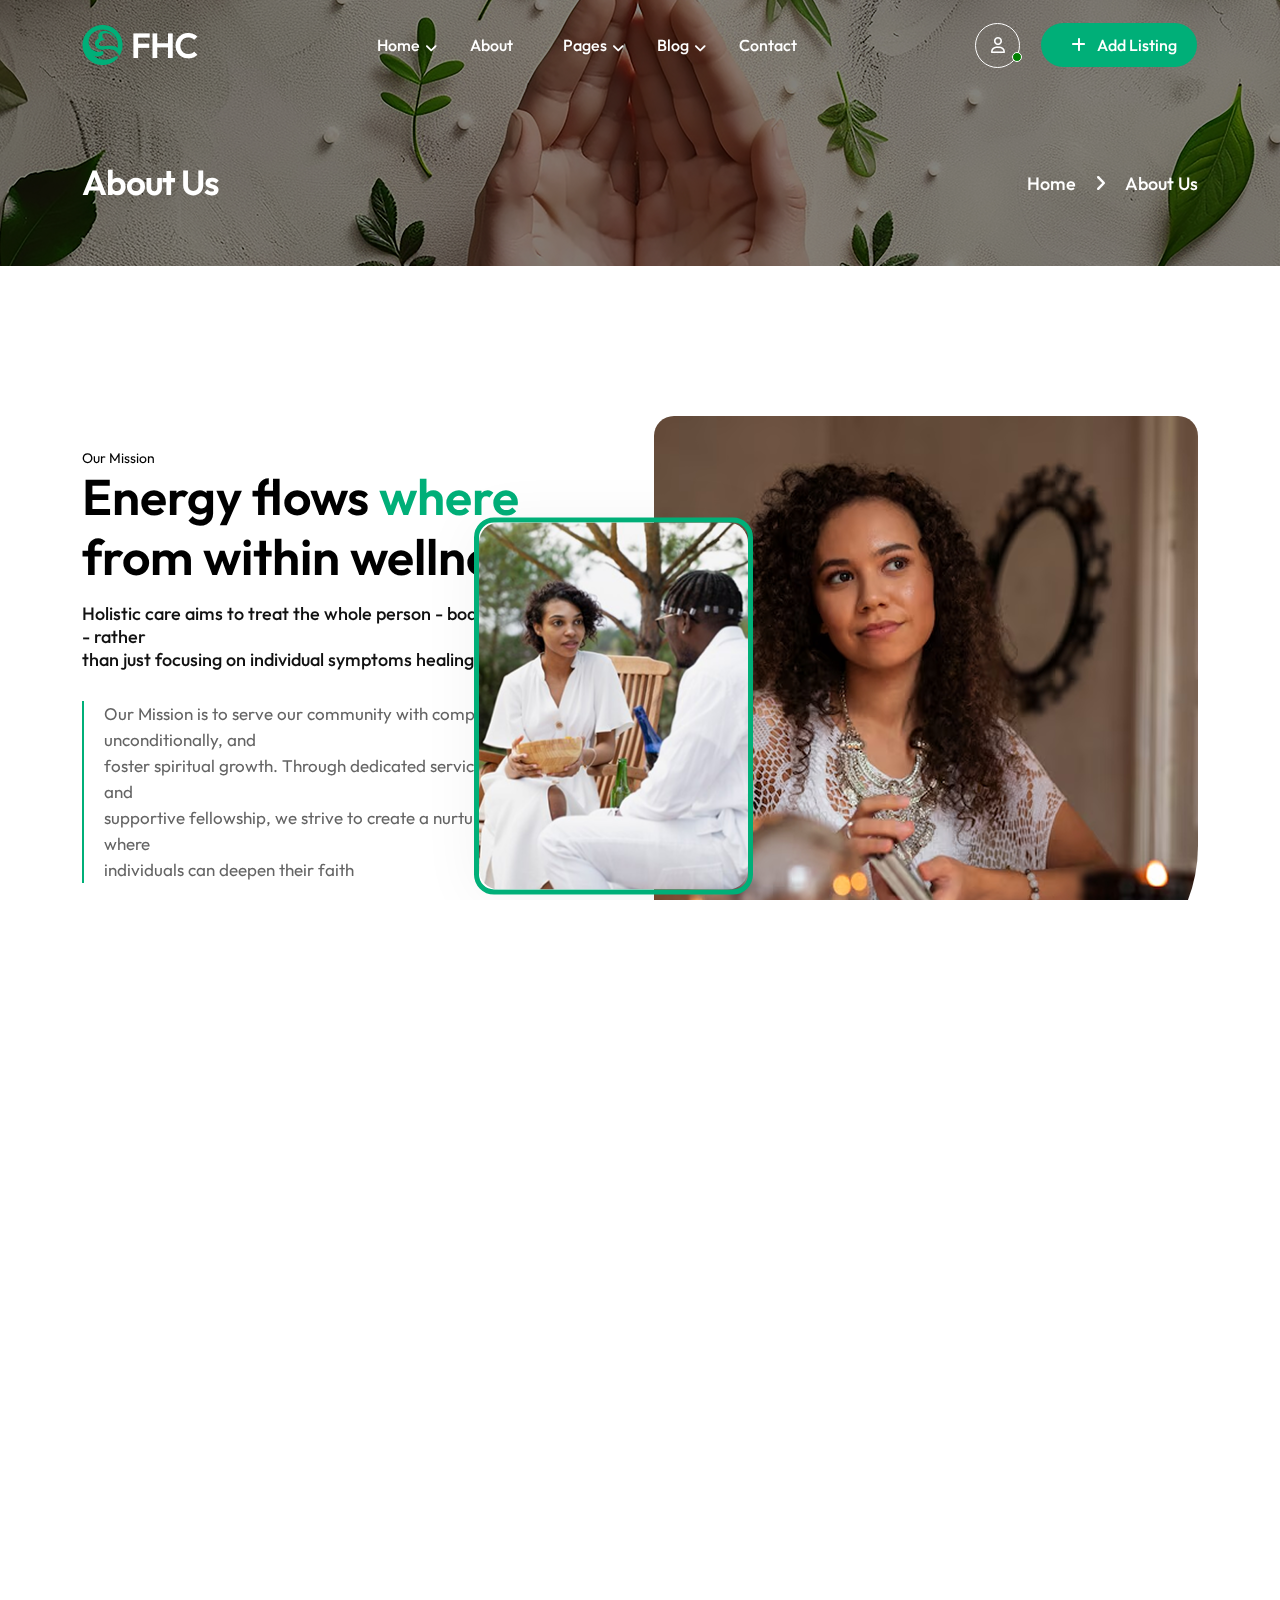
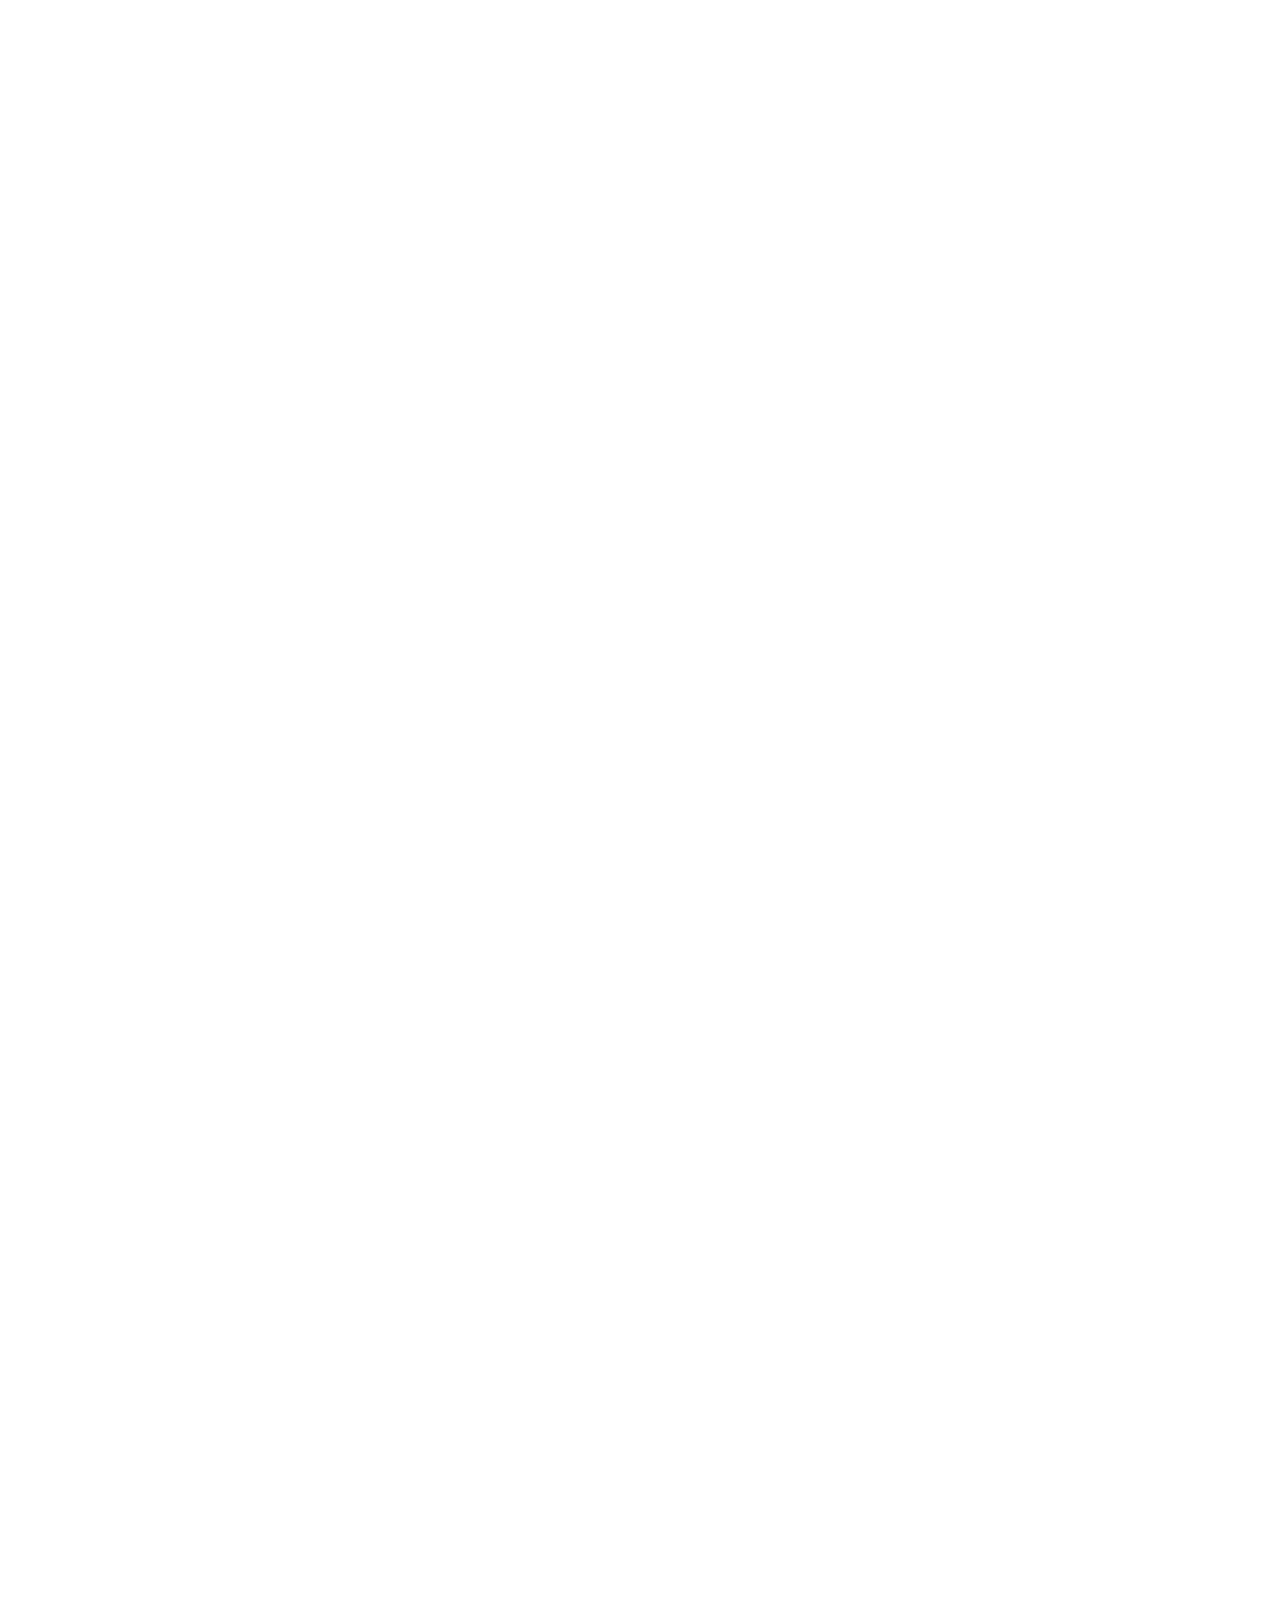
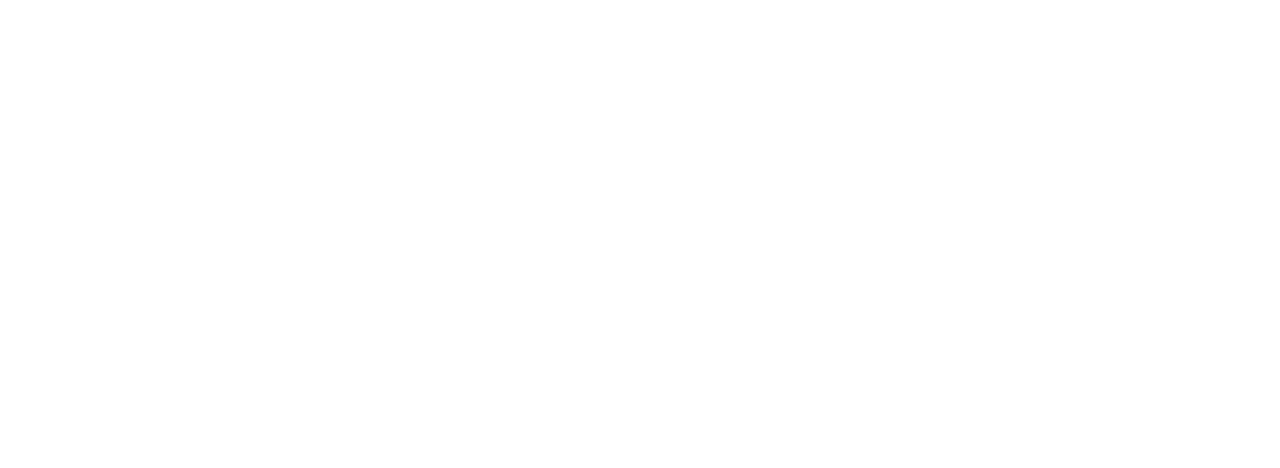
<file: about.html>
<!DOCTYPE html>
<html lang="en">
<head>
  <meta charset="UTF-8">
  <meta http-equiv="X-UA-Compatible" content="IE=edge">
  <meta name="viewport" content="width=device-width, initial-scale=1.0">
  <meta name="title" content="Clario – Digital, Consulting & Lawyer Agency HTML Template">
  <meta name="description" content="Clario is a modern and professional HTML template designed for digital agencies, business consultants, and law firms. Fully responsive, SEO-friendly, and easy to customize.">
  <meta name="keywords" content="digital agency template, consulting HTML template, lawyer website, business consulting, responsive html, Clario, agency site, HTML5, Bootstrap">
  <meta name="author" content="Developed by SoftCrafty">
  <title>Holistic Care HTML Template</title>

  <!-- Site Favicon -->
  <link rel="shortcut icon" href="assets/imgs/logo/favicon.png" type="image/x-icon">
  <!-- All CSS Files -->
  <link rel="stylesheet" href="assets/css/all.min.css">
  <link rel="stylesheet" href="assets/css/bootstrap.min.css">
  <link rel="stylesheet" href="assets/css/meanmenu.min.css">
  <link rel="stylesheet" href="assets/css/swiper-bundle.min.css">
  <link rel="stylesheet" href="assets/css/slick.min.css">
  <link rel="stylesheet" href="assets/css/magnific-popup.min.css">
  <link rel="stylesheet" href="assets/css/nice-select.min.css">
  <link rel="stylesheet" href="assets/css/sc-cursor.min.css">
  <link rel="stylesheet" href="assets/css/style.css">
</head>

<body>

  <!-- Preloader -->
  <!-- <div class="preloader-wrap">
    <div class="site-preloader"></div>
  </div> -->

  <!-- Scroll to top -->
  <!-- <button id="scroll_top" class="scroll--top"><i class="fa-solid fa-arrow-up"></i></button> -->

  <!-- Mobile Offcanvas -->
  <div class="offcanvas__area offcanvas offcanvas-end" tabindex="-1" id="offcanvasRight">
    <div class="offcanvas-header">
      <img src="assets/imgs/logo/logo.png" alt="Logo" class="logo">
      <button class="btn--close" data-bs-dismiss="offcanvas">
        <i class="fa-solid fa-xmark"></i>
      </button>
    </div>
    <div class="offcanvas-body offcanvas__body">
      <div class="mobile_menu"></div>
    </div>
  </div>

  <!-- Header area start -->
  <header class="header__area" id="header">
    <div class="container">
      <div class="row">
        <div class="header__wrapper">
          <div class="logo-wrapper">
            <div class="logo">
              <a href="index.html" class="standard-logo">
                <img src="assets/imgs/logo/logo.png" alt="standard-logo" >
              </a>
              <a href="index.html" class="sticky-logo">
                <img src="assets/imgs/logo/logo.png" alt="sticky-logo" >
              </a>
            </div>
          </div>
          <div class="header-menu-wrapper">         
            <nav class="main-menu">
              <ul>
                <li class="has-dropdown"><a href="#">Home</a>
                  <ul class="main-dropdown">
                    <li><a href="index.html">Home One</a></li>
                    <li><a href="index-2.html">Home Two</a></li>
                  </ul>
                </li>
                <li><a href="about.html">About</a></li>
  
                <li class="has-dropdown"><a href="#">pages</a>
                  <ul class="main-dropdown">
                    <li><a href="service.html">Service</a></li>
                    <li><a href="service-details.html">Service Details</a></li>
                    <li><a href="project.html">Project</a></li>
                    <li><a href="project-details.html">Project Details</a></li>
                    <li><a href="team.html">Team</a></li>
                    <li><a href="team-details.html">Team Details</a></li>
                    <li><a href="pricing.html">Pricing</a></li>
                    <li><a href="testimonial.html">Testimonial</a></li>
                    <li><a href="faq.html">FAQs</a></li>
                    <li><a href="404.html">404 page</a></li>
                  </ul>
                </li>
  
                <li class="has-dropdown"><a href="#">blog</a>
                  <ul class="main-dropdown">
                    <li><a href="blog.html">Blog</a></li>
                    <li><a href="blog-details.html">Blog Details</a></li>
                  </ul>
                </li>
  
                <li><a href="contact.html">Contact</a></li>
              </ul>
            </nav>
          </div>
          <div class="header__right">    
            <div class="user-with-btn">
              <span class="user-icon">
                <i class="fa-regular fa-user"></i>
              </span>
              <a href="contact.html" class="primary-btn" target="_blank">
                <i class="fa fa-plus"></i>
                <span>Add Listing</span>
              </a>
            </div>      
  
            <button class="menu--open" data-bs-toggle="offcanvas" data-bs-target="#offcanvasRight">
              <i class="fa-solid fa-bars"></i>
            </button>
          </div>          
        </div>
      </div>      
    </div>
  </header>
  <!-- Header area end -->
  <div id="smooth-wrapper">
      <div id="smooth-content">


        <!-- Inner Hero Start -->
        <section class="inner_hero style_1">
            <div class="overly">
                <div class="container align-items-center">
                    <div class="row">
                        <div class="col-lg-6">
                            <div class="sub_heading">
                                <h2>About Us</h2>
                        </div>
                    </div>
                    <div class="col-lg-6 d-md-flex justify-content-end align-items-center">
                        <div class="heading_menu">
                            <ul>
                                <li><a href="index.html">Home</a></li>
                                <li><a href="listing_details1.html"><span><i class="fa-solid fa-angle-right"></i></span>About Us</a></li>
                            </ul>
                        </div>
                    </div>
                </div>
            </div>
        </div>
            
        </section> 
       <!-- Inner Hero End -->  

       <!-- Our Mission Start -->
       <section class="our_mission_area mt-150">
        <div class="container">
            <div class="row align-items-center">
                <div class="col-lg-6">
                    <div class="mission_content">
                        <span class="section-subtitle">Our Mission</span>
                  <h2 class="section-title mb-15">
                    Energy flows <span>where</span> from within wellness
                  </h2>
                  <b>Holistic care aims to treat the whole person - body, mind, and spirit - rather
                   <br> than just focusing  on individual symptoms healing</b>
                  <div class="describtion mt-30">
                    <p>Our Mission is to serve our community with compassion unconditionally, and <br>
                        foster spiritual growth. Through dedicated service, heartfelt worship, and <br>
                         supportive fellowship, we strive to create a nurturing environment where <br>
                          individuals can deepen their faith</p>
                </div>
                <div class="btn_area mt-30">
                    <a href="contact.html" class="primary-btn">Contact Now <i class="fa-solid fa-arrow-right"></i></a>
                </div>
                    </div>
                </div>
                <div class="col-lg-6 d-flex justify-content-end">
                    <div class="mission_image">
                        <img src="./assets/imgs/about_page/our_mission/mission1.png" alt="">
                        <div class="child_image">
                            <img src="./assets/imgs/about_page/our_mission/mission2.png" alt="">
                        </div>
                    </div>
                </div>
            </div>
        </div>
       </section>
       <!-- Our Mission End -->

      <!-- Company logo Start -->
        <div class="company_logo mt-150">
          <div class="container">
            <div class="logo-carousel">
            <div class="logo_img d-flex justify-content-center">
              <a href="#"><img src="./assets/imgs/company_logo/company_logo1.png" alt="" /></a>
            </div>
            <div class="logo_img">
              <a href="#"><img src="./assets/imgs/company_logo/company_logo2.png" alt="" /></a>
            </div>
            <div class="logo_img d-flex justify-content-center">
              <a href="#"><img src="./assets/imgs/company_logo/company_logo3.png" alt="" /></a>
            </div>
            <div class="logo_img">
              <a href="#"><img src="./assets/imgs/company_logo/company_logo4.png" alt="" /></a>
            </div>
            <div class="logo_img d-flex justify-content-center">
              <a href="#"><img src="./assets/imgs/company_logo/company_logo5.png" alt="" /></a>
            </div>
            <div class="logo_img d-flex justify-content-center">
              <a href="#"><img src="./assets/imgs/company_logo/company_logo6.png" alt="" /></a>
            </div>
            <div class="logo_img">
              <a href="#"><img src="./assets/imgs/company_logo/company_logo4.png" alt="" /></a>
            </div>
            </div>
          </div>
          </div>
        <!-- Company logo End -->
        
        <!-- Clients Feedback Start -->
        <section class="clients_feedback_area mt-145">
            <div class="container">
                <div class="row">
                    <span class="section-subtitle">Testomonials</span>
                  <h2 class="section-title">
                    Our Clients <span>Feedback</span>
                  </h2>
                </div>
                <div class="row mt-50">
                    <div class="col-lg-6 px-3">
                        <div class="feedback_card">
                            <div class="title">
                                <h4>Zenith Wellness Center</h4>
                            </div>
                            <div class="describtion mt-30">
                                <p>I’ve been dealing with chronic stress for years, but after 
                                     just a few sessions of holistic therapy and energy healing, 
                                      I feel lighter and more balanced. The practitioners 
                                       genuinely care and create a peaceful</p>
                            </div>
                            <div class="stars mt-40">
                                <div class="quote">
                                    <span><i class="fa-solid fa-quote-right"></i></span>
                                </div>
                                <i class="fa fa-star"></i>
                                <i class="fa fa-star"></i>
                                <i class="fa fa-star"></i>
                                <i class="fa fa-star"></i>
                                <i class="fa fa-star"></i>
                              </div>
                              <div class="user_meta_info">
                                <h5>Floyd Miles</h5>
                                <p>Marketing Coordinator</p>
                              </div>
                        </div>
                    </div>
                    <div class="col-lg-6 px-3">
                        <div class="feedback_card">
                            <div class="title">
                                <h4>Zenith Wellness Center</h4>
                            </div>
                            <div class="describtion mt-30">
                                <p>I’ve been dealing with chronic stress for years, but after 
                                     just a few sessions of holistic therapy and energy healing, 
                                      I feel lighter and more balanced. The practitioners 
                                       genuinely care and create a peaceful</p>
                            </div>
                            <div class="stars mt-40">
                                <div class="quote">
                                    <span><i class="fa-solid fa-quote-right"></i></span>
                                </div>
                                <i class="fa fa-star"></i>
                                <i class="fa fa-star"></i>
                                <i class="fa fa-star"></i>
                                <i class="fa fa-star"></i>
                                <i class="fa fa-star"></i>
                              </div>
                              <div class="user_meta_info">
                                <h5>Floyd Miles</h5>
                                <p>Marketing Coordinator</p>
                              </div>
                        </div>
                    </div>
                </div>
            </div>
        </section>
        <!-- Clients Feedback End -->

        <!-- more-info  area start -->
        <section class="more-info mb-250">
            <div class="container">
             <div class="row align-items-center">
               <div class="col-lg-6">
                 <div class="info-content">
                   <h2 class="section-title">
                     Benefits and Outcomes of Holistic Care
                   </h2>
                   <p>
                     Holistic care aims to treat the whole person - body, mind, and spirit - rather than just focusing on individual symptoms  personalized 
                   </p>
                   <a href="#" class="primary-btn">More Information
                     <i class="fa fa-arrow-right ms-2"> </i>
                   </a>
                 </div>                
               </div>
 
               <div class="col-lg-6">
                 <div class="info-img ">
                   <img src="./assets/imgs/more-info/map-img.png" alt="img">
                 </div>
               </div>
             </div>
            </div>
          </section>
         <!-- More-info  area end -->

        <!-- Footer Start -->
        <footer class="footer mt-200">
          <div class="subscribe_area">
            <div class="container">
              <div class="stay_connected">
                <div class="row align-items-center">
                  <div class="col-lg-6">
                    <div class="sub_contains">
                      <div class="vector">
                        <img src="./assets/imgs/connected/vector1.png" alt="">
                      </div>
                      <div class="title">
                        <h3>Stay Connected</h3>
                      </div>
                      <p>Get monthy curated wellness tips and practitioner spotlights from linda.</p>
                    </div>
                  </div>
                  <div class="col-lg-6">
                    <div class="connected_form">
                      <div class="vector">
                        <img src="./assets/imgs/connected/vector2.png" alt="">
                      </div>
                      <form action="#" class="input_area">
                        <input type="email" placeholder="Your email...">
                        <button type="submit">Subscribe</button>
                      </form>
                    </div>
                  </div>
                </div>
              </div>
            </div>
          </div>
          <div class="vector">
            <img src="./assets/imgs/footer/vector.png" alt="">
          </div>
          <div class="container">
            <div class="row">
              <div class="col-12">
                <div class="footer_area_widget">
                  <div class="row">
                    <div class="footer_area_quick_menu pt-119 pb-74">
                      <div class="col-lg-4 col-md-7 col-12">
                        <div class="iteam_info">
                          <div class="iteam_content">
                            <div class="footer_logo logo_card style_1">
                              <a href="index.html" ><img src="./assets/imgs/logo/logo2.png" alt="footer logo"/></a>
                            </div>
                            <div class="describtion">
                              <p>Holistic care aims to treat the whole person - <br>
                                body, mind, and spirit - rather than 
                                focusing <br> on individual symptoms  personalized </p>
                            </div>
                            <div class="social_area">
                              <ul>
                                <li>
                                  <a href="https://www.facebook.com/"><i class="fa-brands fa-facebook-f"></i></a>
                                </li>
                                <li>
                                  <a href="https://x.com/"><i class="fa-brands fa-x-twitter"></i></a>
                                </li>
                                <li>
                                  <a href="https://www.linkedin.com/"><i class="fa-brands fa-instagram"></i></a>
                                </li>
                                <li>
                                  <a href="https://www.instagram.com/"><i class="fa-brands fa-pinterest-p"></i></a>
                                </li>
                              </ul>
                            </div>
                          </div>
                        </div>
                      </div>
                      <div class="col-lg-2 col-md-4 col-12 d-flex justify-md-content-center">
                        <div class="quicklink">
                          <h3>Catagories</h3>
                          <ul>
                            <li><a href="about.html">Holistic Services </a></li>
                            <li><a href="about.html">Natural Product </a></li>
                            <li><a href="terms_condition.html">Healty Eating</a></li>
                            <li><a href="cookie_policy.html">Businesses</a></li>
                          </ul>
                        </div>
                      </div>
                      <div class="col-lg-2 col-md-7 col-12 d-flex justify-content-center">
                        <div class="quicklink">
                          <h3>Help</h3>
                          <ul>
                            <li><a href="categoriy.html">Sign In </a></li>
                            <li><a href="categoriy.html">Add Listing </a></li>
                            <li><a href="categoriy.html">Contact Us</a></li>
                            <li><a href="categoriy.html"> Blog</a></li>
                          </ul>
                        </div>
                      </div>
                       <div class="col-lg-4 col-md-7 col-12 d-lg-flex justify-content-end">
                        <div class="quicklink">
                          <h3>Contact</h3>
                          <div class="contact_card_area">
                            <div class="contact_card_wrapper">
                              <div class="contact_icon">
                                <span><i class="fa-solid fa-phone"></i></span>
                              </div>
                              <div class="contact_details">
                                <h5>Phone Number</h5>
                                 <a href="tel:2095550104">(209) 555-0104</a> 
                              </div>
                            </div>
                            <div class="contact_card_wrapper mt-30">
                              <div class="contact_icon">
                                <span><i class="fa-solid fa-location-dot"></i></span>
                              </div>
                              <div class="contact_details">
                                <h5>Location</h5>
                                <a href="https://www.google.com/maps?q=2464+Royal+Ln,+Mesa,+New+Jersey+45463" target="_blank">6391 Elgin St. Celina, Delaware 10299</a>
                              </div>
                            </div>
                            <!-- <div class="contact_card_wrapper mt-30">
                              <div class="contact_icon">
                                <span><i class="fa-solid fa-envelope"></i></span>
                              </div>
                              <div class="contact_details">
                                <h5>Email</h5>
                                <a href="mailto:info@example.com">abcd@gmail.com</a>
                              </div>
                            </div> -->
                          </div>
                        </div>
                      </div>
                    </div>
                  </div>
                  <!-- footer last menu start -->
                  <div class="footer_last">
                    <div class="col-lg-5 col-12">
                      <p>© Find Holistic Care. All Rights reserved.</p>
                    </div>
                    <div class="col-lg-7 col-12">
                      <div class="footer_last_menu">
                        <nav>
                          <ul>
                            <li><a href="terms_condition.html">Terms & Condition</a></li>
                            <li><a href="privacy_policy.html">Privacy Policy</a></li>
                            <li><a href="contact.html">Contact Us</a></li>
                          </ul>
                        </nav>
                      </div>
                    </div>
                  </div>
                  <!-- footer last menu end -->
                </div>
              </div>
            </div>
          </div>
        </footer>
        <!-- Footer End -->

      </div>
  </div>

   <!-- All JS Files -->
  <script src="assets/js/jquery-3.6.1.min.js"></script>
  <script src="assets/js/bootstrap.bundle.min.js"></script>
  <script src="assets/js/jquery.meanmenu.min.js"></script>
  <script src="assets/js/swiper-bundle.min.js"></script>
  <script src="./assets/js/slick.min.js"></script>
  <script src="assets/js/jquery.magnific-popup.min.js"></script>
  <script src="assets/js/counter.min.js"></script>
  <script src="assets/js/gsap.min.js"></script>
  <script src="assets/js/jquery.nice-select.min.js"></script>
  <script src="assets/js/ScrollTrigger.min.js"></script>
  <script src="assets/js/ScrollSmoother.min.js"></script>
  <script src="assets/js/SplitText.min.js"></script>
  <script src="assets/js/split-type-0.3.3.min.js"></script>
  <script src="assets/js/scrollreveal.min.js"></script>
  <script src="assets/js/sc-cursor.min.js"></script>
  <script src="assets/js/main.js"></script>
  </body>
</html>
</file>
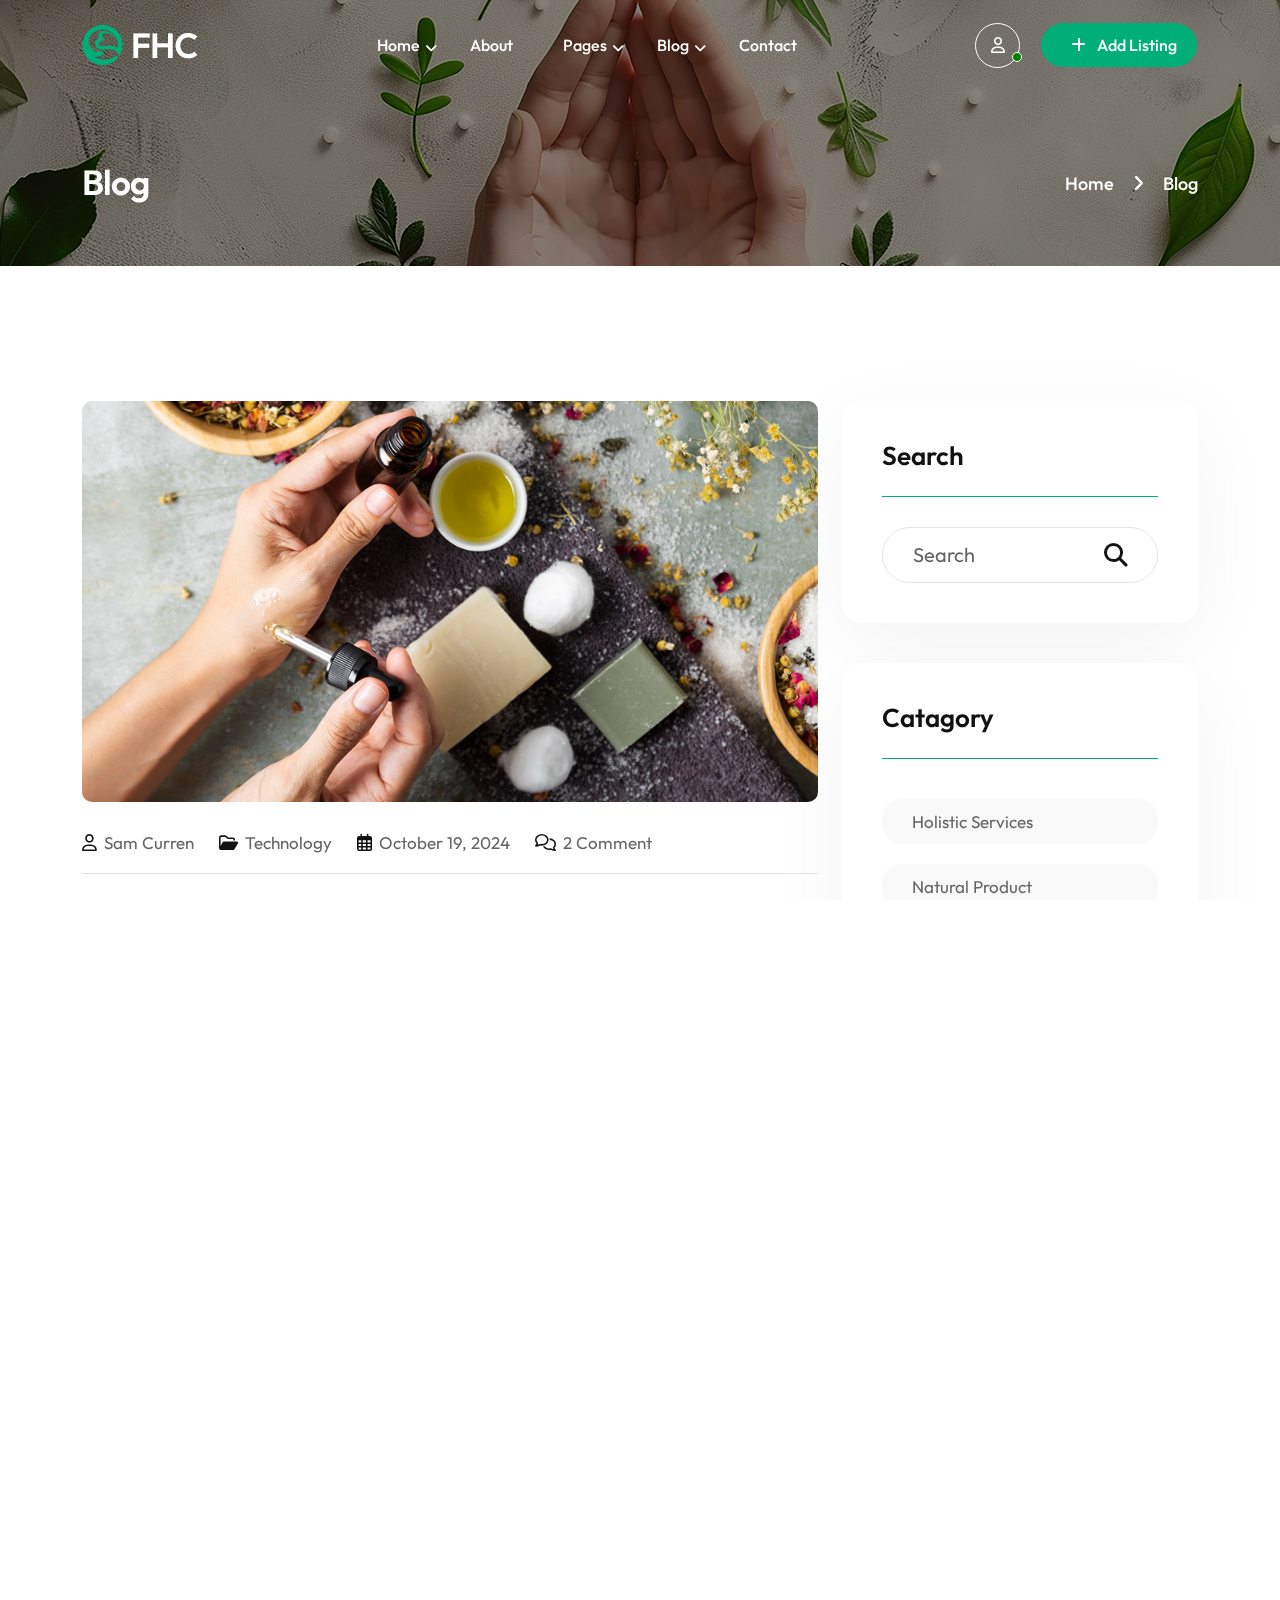
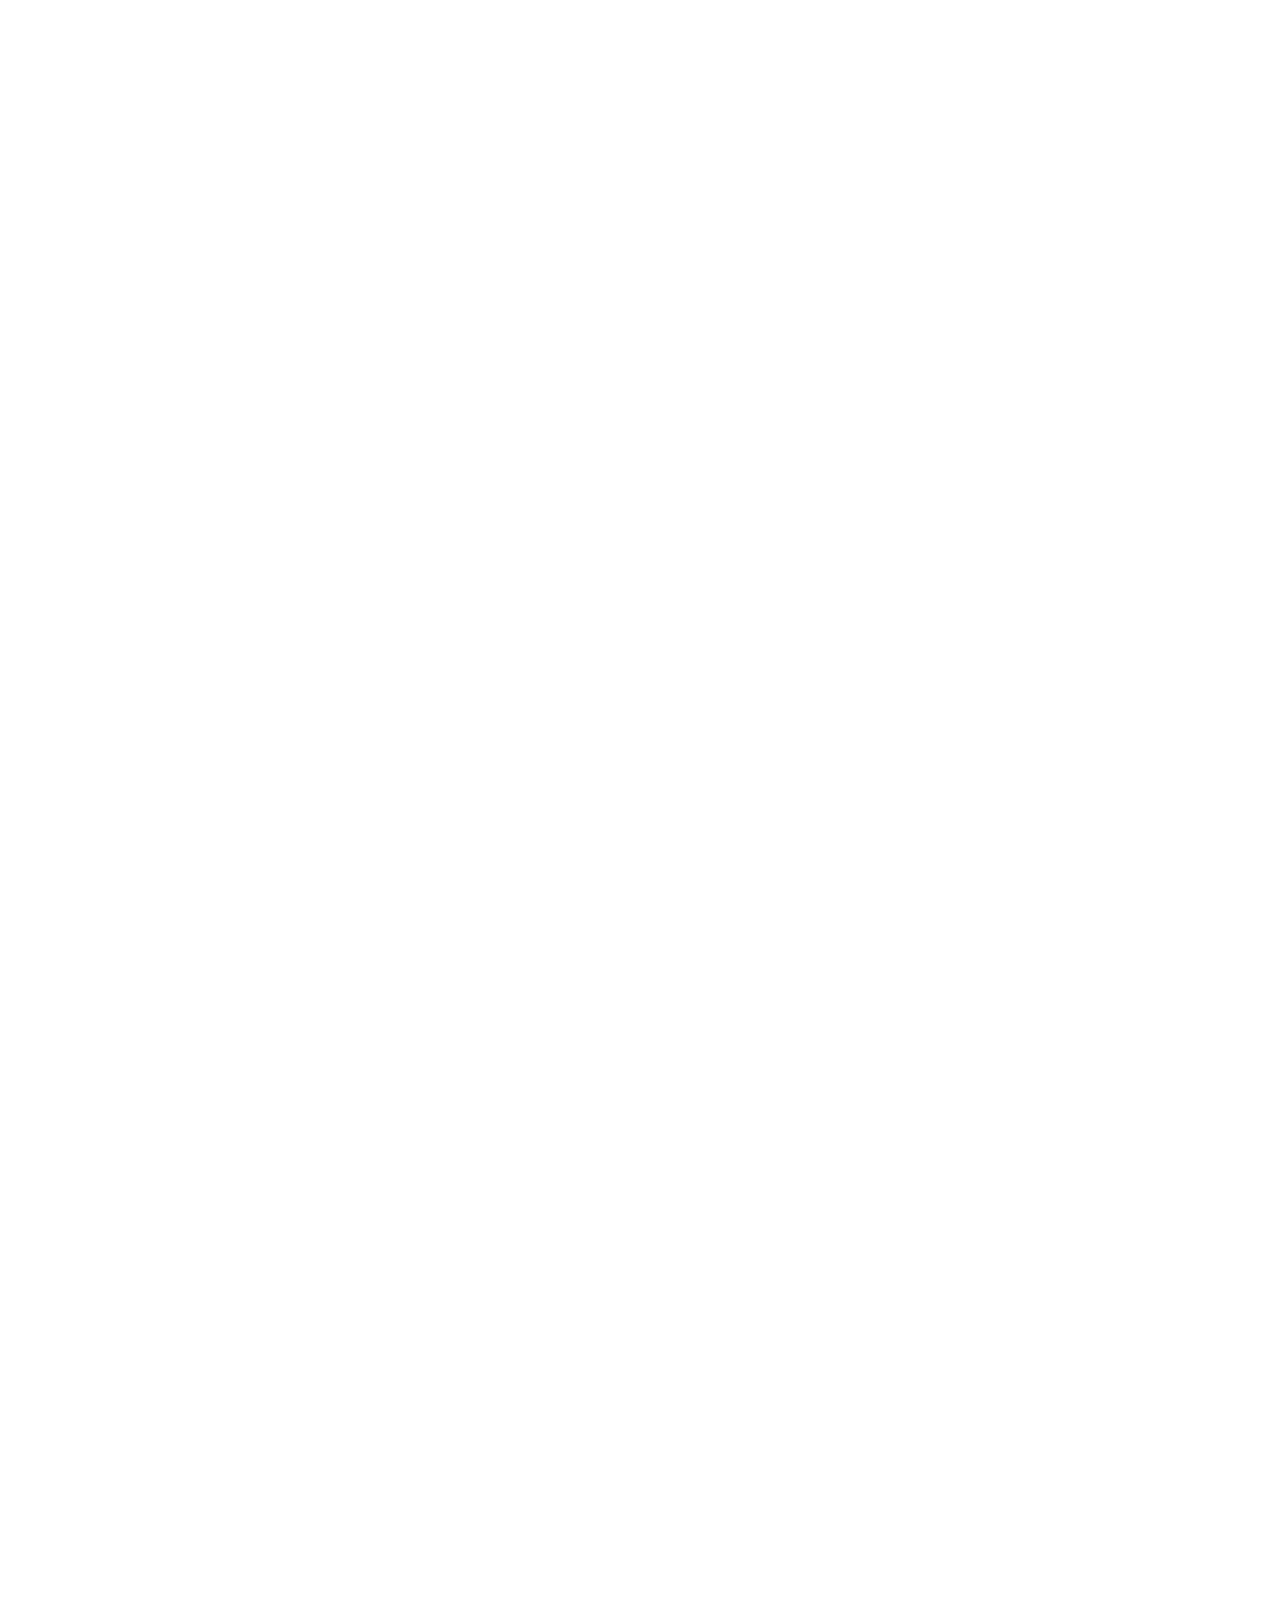
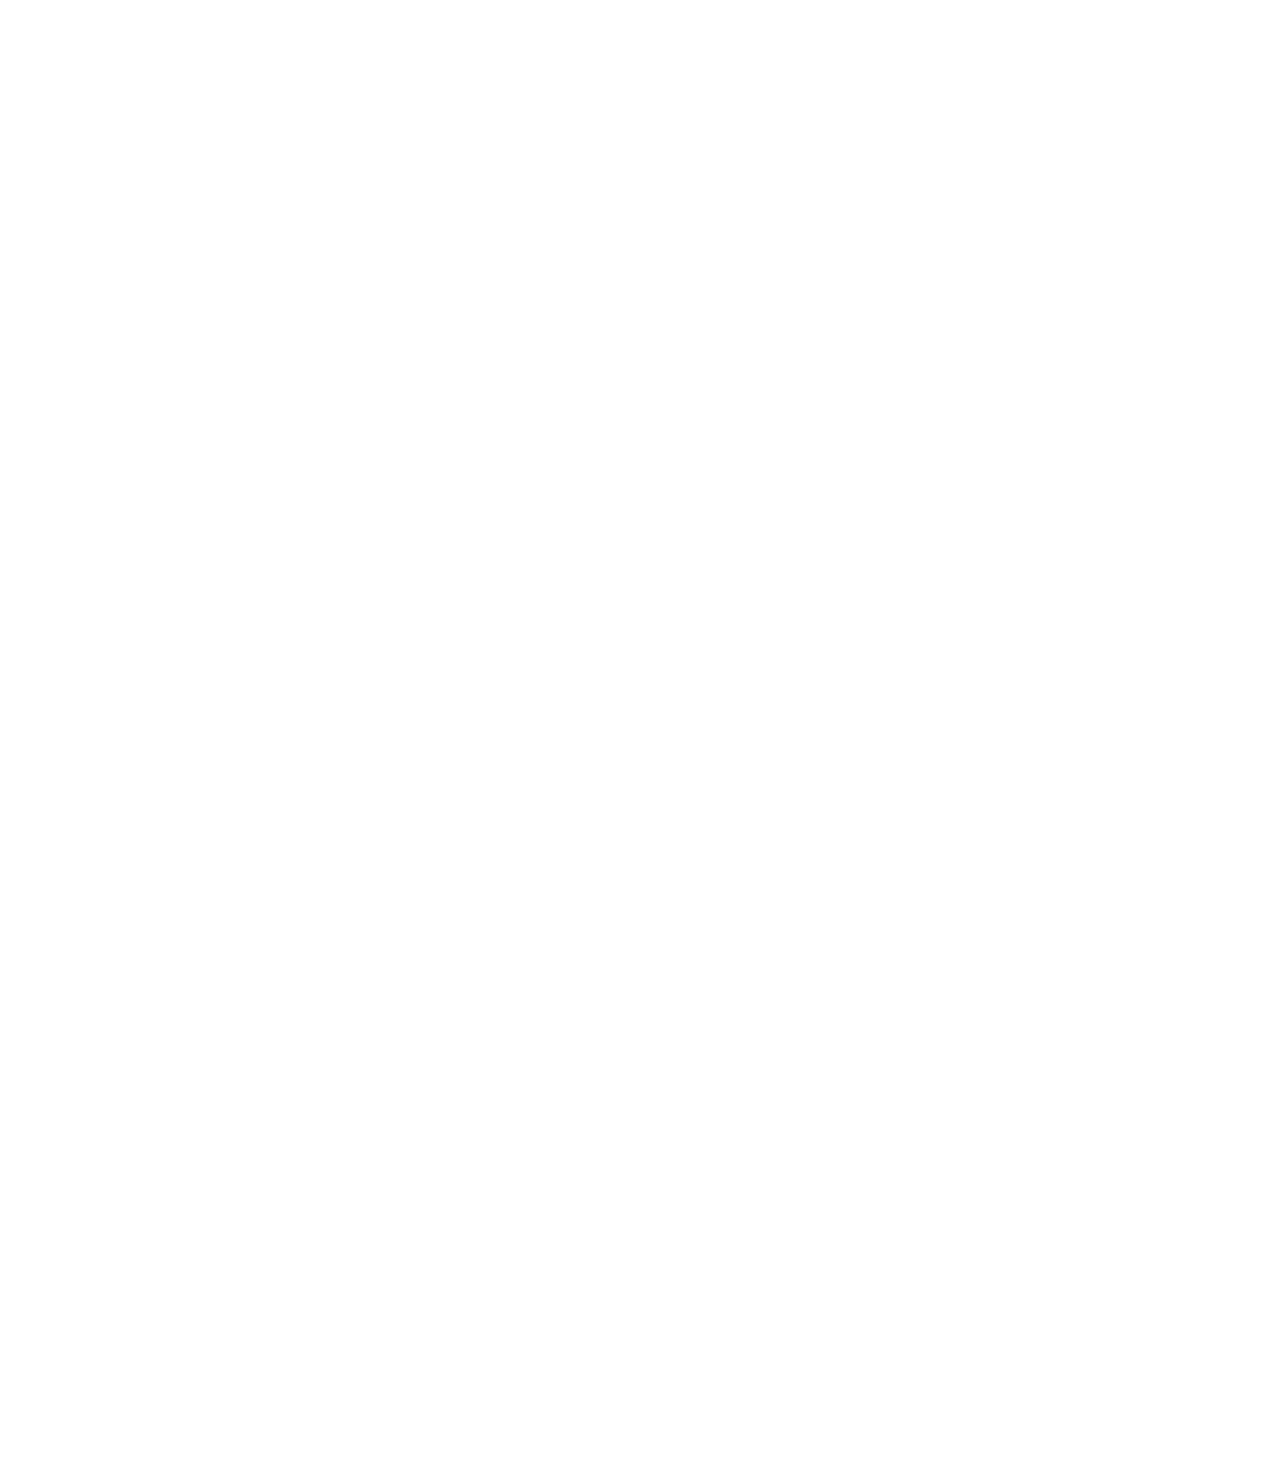
<file: blog.html>
<!DOCTYPE html>
<html lang="en">
<head>
  <meta charset="UTF-8">
  <meta http-equiv="X-UA-Compatible" content="IE=edge">
  <meta name="viewport" content="width=device-width, initial-scale=1.0">
  <meta name="title" content="Clario – Digital, Consulting & Lawyer Agency HTML Template">
  <meta name="description" content="Clario is a modern and professional HTML template designed for digital agencies, business consultants, and law firms. Fully responsive, SEO-friendly, and easy to customize.">
  <meta name="keywords" content="digital agency template, consulting HTML template, lawyer website, business consulting, responsive html, Clario, agency site, HTML5, Bootstrap">
  <meta name="author" content="Developed by SoftCrafty">
  <title>Holistic Care HTML Template</title>

  <!-- Site Favicon -->
  <link rel="shortcut icon" href="assets/imgs/logo/favicon.png" type="image/x-icon">
  <!-- All CSS Files -->
  <link rel="stylesheet" href="assets/css/all.min.css">
  <link rel="stylesheet" href="assets/css/bootstrap.min.css">
  <link rel="stylesheet" href="assets/css/meanmenu.min.css">
  <link rel="stylesheet" href="assets/css/swiper-bundle.min.css">
  <link rel="stylesheet" href="assets/css/slick.min.css">
  <link rel="stylesheet" href="assets/css/magnific-popup.min.css">
  <link rel="stylesheet" href="assets/css/nice-select.min.css">
  <link rel="stylesheet" href="assets/css/sc-cursor.min.css">
  <link rel="stylesheet" href="assets/css/style.css">
</head>

<body>

  <!-- Preloader -->
  <!-- <div class="preloader-wrap">
    <div class="site-preloader"></div>
  </div> -->

  <!-- Scroll to top -->
  <!-- <button id="scroll_top" class="scroll--top"><i class="fa-solid fa-arrow-up"></i></button> -->

  <!-- Mobile Offcanvas -->
  <div class="offcanvas__area offcanvas offcanvas-end" tabindex="-1" id="offcanvasRight">
    <div class="offcanvas-header">
      <img src="assets/imgs/logo/logo.png" alt="Logo" class="logo">
      <button class="btn--close" data-bs-dismiss="offcanvas">
        <i class="fa-solid fa-xmark"></i>
      </button>
    </div>
    <div class="offcanvas-body offcanvas__body">
      <div class="mobile_menu"></div>
    </div>
  </div>

  <!-- Header area start -->
  <header class="header__area" id="header">
    <div class="container">
      <div class="row">
        <div class="header__wrapper">
          <div class="logo-wrapper">
            <div class="logo">
              <a href="index.html" class="standard-logo">
                <img src="assets/imgs/logo/logo.png" alt="standard-logo" >
              </a>
              <a href="index.html" class="sticky-logo">
                <img src="assets/imgs/logo/logo.png" alt="sticky-logo" >
              </a>
            </div>
          </div>
          <div class="header-menu-wrapper">         
            <nav class="main-menu">
              <ul>
                <li class="has-dropdown"><a href="#">Home</a>
                  <ul class="main-dropdown">
                    <li><a href="index.html">Home One</a></li>
                    <li><a href="index-2.html">Home Two</a></li>
                  </ul>
                </li>
                <li><a href="about.html">About</a></li>
  
                <li class="has-dropdown"><a href="#">pages</a>
                  <ul class="main-dropdown">
                    <li><a href="service.html">Service</a></li>
                    <li><a href="service-details.html">Service Details</a></li>
                    <li><a href="project.html">Project</a></li>
                    <li><a href="project-details.html">Project Details</a></li>
                    <li><a href="team.html">Team</a></li>
                    <li><a href="team-details.html">Team Details</a></li>
                    <li><a href="pricing.html">Pricing</a></li>
                    <li><a href="testimonial.html">Testimonial</a></li>
                    <li><a href="faq.html">FAQs</a></li>
                    <li><a href="404.html">404 page</a></li>
                  </ul>
                </li>
  
                <li class="has-dropdown"><a href="#">blog</a>
                  <ul class="main-dropdown">
                    <li><a href="blog.html">Blog</a></li>
                    <li><a href="blog-details.html">Blog Details</a></li>
                  </ul>
                </li>
  
                <li><a href="contact.html">Contact</a></li>
              </ul>
            </nav>
          </div>
          <div class="header__right">    
            <div class="user-with-btn">
              <span class="user-icon">
                <i class="fa-regular fa-user"></i>
              </span>
              <a href="contact.html" class="primary-btn" target="_blank">
                <i class="fa fa-plus"></i>
                <span>Add Listing</span>
              </a>
            </div>      
  
            <button class="menu--open" data-bs-toggle="offcanvas" data-bs-target="#offcanvasRight">
              <i class="fa-solid fa-bars"></i>
            </button>
          </div>          
        </div>
      </div>      
    </div>
  </header>
  <!-- Header area end -->
  <div id="smooth-wrapper">
      <div id="smooth-content">


        <!-- Inner Hero Start -->
        <section class="inner_hero style_1">
            <div class="overly">
                <div class="container align-items-center">
                    <div class="row">
                        <div class="col-lg-6">
                            <div class="sub_heading">
                                <h2>Blog</h2>
                        </div>
                    </div>
                    <div class="col-lg-6 d-md-flex justify-content-end align-items-center">
                        <div class="heading_menu">
                            <ul>
                                <li><a href="index.html">Home</a></li>
                                <li><a href="listing_details1.html"><span><i class="fa-solid fa-angle-right"></i></span>Blog</a></li>
                            </ul>
                        </div>
                    </div>
                </div>
            </div>
        </div>
            
        </section> 
       <!-- Inner Hero End -->  
       <!-- Listing start -->
        <div class="blog-area ">
        <div class="container">
          <div class="row">
             <div class="col-lg-8 blog-posts">
              
                <article class="single-post-item format-image">
                  <div class="post-thumbnail">
                    <a href="blog-details.html">
                      <img src="./assets/imgs/blog_page/blog1.png" alt="blog-img" />
                    </a>
                  </div>
                  <!-- end post-thumbnail -->
                  <div class="post-content-wrapper">
                    <div class="post-meta mt-30">
                      <div class="author-img">
                        <a href="blog.html">
                          <!-- <img src="./images/client-img-02.png" alt="author"> -->
                          <i class="fa-regular fa-user"></i>
                          <span class="meta-text">Sam Curren</span>
                        </a>
                      </div>
                      <div class="blog-category">
                        <a href="blog.html">
                          <i class="fa-regular fa-folder-open"></i>
                          <span class="meta-text">Technology</span>
                        </a>
                      </div>
                      <div class="post-date">
                        <a href="blog.html">
                          <i class="fa-regular fa-calendar-days"></i>
                          <span class="meta-text">October 19, 2024</span>
                        </a>
                      </div>
                      <div class="post-comment">
                        <a href="blog.html">
                          <i class="fa-regular fa-comments"></i>
                          <span class="meta-text">2 Comment</span>
                        </a>
                      </div>
                    </div>

                    <div class="post-heading ">
                      <h3 class="post-title">
                        <a href="blog-details.html">
                          Align mind, body, soul  Harmony through holistic care
                        </a>
                      </h3>                    
                    </div>
                    <!-- end post-heading -->

                    <div class="post-content">
                      <p>
                        Holistic care aims to treat the whole person - body, mind, and spirit - rather than just focusing on
                         individual symptoms. It involves personalized and comprehensive approaches to promote overall well-being 
                         and healing
                      </p>
                    </div>

                    <div class="blog-read-more">
                      <div class="read-more">
                        <a href="blog-details.html">
                          Read More
                          <span><i class="fa fa-arrow-right"></i> </span>
                        </a>
                      </div>

                      <div class="share-blog">
                        <span>Share:</span>
                        <div class="share-links">
                          <a href="#">
                            <i class="fa-brands fa-facebook-f"></i>
                          </a>
                          <a href="#">
                            <i class="fa-brands fa-twitter"></i>
                          </a>
                          <a href="#">
                            <i class="fa-brands fa-linkedin-in"></i>
                          </a>
                          <a href="#">
                            <i class="fa-solid fa-share-nodes"></i>
                          </a>
                        </div>
                      </div>
                    </div>

                  </div>
                </article>
                <!-- end img article -->

                <article class="single-post-item format-video">
                  <div class="post-video">
                    <img src="./assets/imgs/blog_page/blog2.png" alt="blog-img">
                    <div class="popup-video-wrapper">
                      <div class="video-btn">
                        <a class="playBtn " href="https://www.youtube.com/embed/4wtS-0IVQY4?si=j_dfbv30b8BWvNq4">
                          <i class="fa-solid fa-play"></i>
                        </a>
                      </div>
                    </div>
                  </div>
                  <!-- end post-video -->
                  <div class="post-content-wrapper">
                    <div class="post-meta mt-30">
                      <span class="author-img">
                        <a href="blog.html">
                          <i class="fa-regular fa-user"></i>
                          <span class="meta-text">Sam Curren</span>
                        </a>
                      </span>
                      <span class="blog-category">
                        <a href="blog.html">
                          <i class="fa-regular fa-folder-open"></i>
                          <span class="meta-text">Powering</span>
                        </a>
                      </span>
                      <span class="post-date">
                        <a href="blog.html">
                          <i class="fa-regular fa-calendar-days"></i>
                          <span class="meta-text">August 28, 2024</span>
                        </a>
                      </span>
                    </div>
                    <div class="post-heading ">
                      <h4 class="post-title">
                        <a href="blog-details.html">
                          Empower your well-being Radiate holistic health  Healing starts here
                        </a>
                      </h4>                    
                    </div>
                    <!-- end post-heading -->
                    <div class="blog-read-more">
                      <div class="read-more">
                        <a href="blog-details.html">
                          Read More
                          <span><i class="fa fa-arrow-right"></i> </span>
                        </a>
                      </div>

                      <div class="share-blog">
                        <span>Share:</span>
                        <div class="share-links">
                          <a href="#">
                            <i class="fa-brands fa-facebook-f"></i>
                          </a>
                          <a href="#">
                            <i class="fa-brands fa-twitter"></i>
                          </a>
                          <a href="#">
                            <i class="fa-brands fa-linkedin-in"></i>
                          </a>
                          <a href="#">
                            <i class="fa-solid fa-share-nodes"></i>
                          </a>
                        </div>
                      </div>
                    </div>
                  </div>
                </article>
                <!-- end video article -->

                <article class="single-post-item format-gallery">
                  <div class="post-gallery">
                    <img src="./assets/imgs/blog_page/blog1.png" alt="blog-img">
                    <img src="./assets/imgs/blog_page/blog2.png" alt="blog-img">
                    <img src="./assets/imgs/blog_page/blog3.png" alt="blog-img">
                    <img src="./assets/imgs/blog_page/blog4.png" alt="blog-img">
                  
                  </div>
                  <!-- end post-gallery -->
                  <div class="post-content-wrapper">
                    <div class="post-meta mt-30">
                      <span class="author-img">
                        <a href="blog.html">
                          <i class="fa-regular fa-user"></i>
                          <span class="meta-text">Sam Curren</span>
                        </a>
                      </span>
                      <span class="blog-category">
                        <a href="blog.html">
                          <i class="fa-regular fa-folder-open"></i>
                          <span class="meta-text">Powering</span>
                        </a>
                      </span>
                      <span class="post-date">
                        <a href="blog.html">
                          <i class="fa-regular fa-calendar-days"></i>
                          <span class="meta-text">August 28, 2024</span>
                        </a>
                      </span>
                    </div>
                    <div class="post-heading ">
                      <h4 class="post-title">
                        <a href="blog-details.html">
                          Wholeness in every treatment  Cultivate balance naturally
                        </a>
                      </h4>                    
                    </div>
                    <!-- end post-heading -->
                    <div class="blog-read-more">
                      <div class="read-more">
                        <a href="blog-details.html">
                          Read More
                          <span><i class="fa fa-arrow-right"></i> </span>
                        </a>
                      </div>

                      <div class="share-blog">
                        <span>Share:</span>
                        <div class="share-links">
                          <a href="#">
                            <i class="fa-brands fa-facebook-f"></i>
                          </a>
                          <a href="#">
                            <i class="fa-brands fa-twitter"></i>
                          </a>
                          <a href="#">
                            <i class="fa-brands fa-linkedin-in"></i>
                          </a>
                          <a href="#">
                            <i class="fa-solid fa-share-nodes"></i>
                          </a>
                        </div>
                      </div>
                    </div>
                  </div>
                </article>
                <article class="single-post-item format-audio">
                  <div class="post-audio embed-responsive">
                    <iframe src="https://w.soundcloud.com/player/?visual=true&amp;url=https%3A%2F%2Fapi.soundcloud.com%2Ftracks%2F666328004&amp;show_artwork=true&amp;maxheight=960&amp;maxwidth=640" data-dashlane-frameid="695"></iframe>
                  </div>
                  <!-- end post-audio -->
                  <div class="post-content-wrapper">
                    <div class="post-meta mt-30">
                      <span class="author-img">
                        <a href="blog.html">
                          <i class="fa-solid fa-user"></i>
                          <span class="meta-text">Sam Curren</span>
                        </a>
                      </span>
                      <span class="blog-category">
                        <a href="blog.html">
                          <i class="fa-solid fa-folder-open"></i>
                          <span class="meta-text">Driving</span>
                        </a>
                      </span>
                      <span class="post-date">
                        <a href="blog.html">
                          <i class="fa-solid fa-calendar-days"></i>
                          <span class="meta-text">June 18, 2024</span>
                        </a>
                      </span>
                    </div>
                    <div class="post-heading">
                      <h4 class="post-title">
                        <a href="blog-details.html">
                          Soulful Serenity Spa Wellness 
                            Wholeness Center
                        </a>
                      </h4>                    
                    </div>
                    <!-- end post-heading -->
                    <div class="blog-read-more">
                      <div class="read-more">
                        <a href="blog-details.html">
                          Read More
                          <span><i class="fa fa-arrow-right"></i> </span>
                        </a>
                      </div>

                      <div class="share-blog">
                        <span>Share:</span>
                        <div class="share-links">
                          <a href="#">
                            <i class="fa-brands fa-facebook-f"></i>
                          </a>
                          <a href="#">
                            <i class="fa-brands fa-twitter"></i>
                          </a>
                          <a href="#">
                            <i class="fa-brands fa-linkedin-in"></i>
                          </a>
                          <a href="#">
                            <i class="fa-solid fa-share-nodes"></i>
                          </a>
                        </div>
                      </div>
                    </div>
                  </div>
                </article>
              
                <!-- end article -->
              
              <div class="basic-pagination basic-pagination-2">
                <ul class="pagination-lg justify-content-center wow animate__animated animate__fadeInUp" data-wow-delay="0.4s">
                  <li class=" active" aria-current="page">
                    <a href="#" class="page-link">1</a>
                  </li>
                  <li class="">
                    <a class="page-link" href="#">2</a>
                  </li>
                  <li class="">
                    <a class="page-link" href="#">3</a>
                  </li>
                  <li class="">
                    <a class="page-link" href="#"><i class="fa-solid fa-angles-right"></i>
                    </a>
                  </li>
                </ul>
              </div>

            </div>

            <!-- end col-lg-8 -->
            <div class="col-lg-4">
              <aside>
                <div class="sidebar style-two wow animate__animated animate__fadeInUp" data-wow-delay="0.4s">
                  <div class="search_area widge">
                    <div class="side-section-heading">
                      <h4 class="section-title">Search</h4>
                    </div>
                    <div class="search-bar mt-30">
                      <input type="text" value="" required name="s" placeholder="Search"
                      class="form-control form-control-lg"/>
                    <div class="search-icon">
                      <i class="fa-solid fa-magnifying-glass"></i>
                    </div>
                    </div>
                  </div>
                  <div class="card-item widge mt-40">
                    <div class="side-section-heading">
                      <h4 class="section-title">Catagory</h4>
                      <i class="icon-right-arrow"></i>  
                    </div>
                    <div class="catagory-wrap mt-40">
                      <a href="blog.html" class="catagory-item">
                        <span>Holistic Services</span>
                      </a>

                      <a href="blog.html" class="catagory-item">
                        <span>Natural Product</span>
                      </a>
                      <a href="blog.html" class="catagory-item">
                        <span>Healty Eating</span>
                      </a>
                      <a href="blog.html" class="catagory-item">
                        <span>Businesses</span>
                      </a>
                    </div>
                  </div>
                  <div class="popular-post widge mt-40">
                    <div class="side-section-heading">
                      <h4 class="section-title">Popular Posts</h4>
                      <i class="icon-right-arrow"></i>  
                    </div>
                    <div class="post-item">
                      <div class="popular_post_thumbnail">
                        <a href="blog-details.html"><img src="./assets/imgs/blog_page/popular_post/popular1.png" alt=""></a>
                      </div>
                      <div class="post_contains">
                        <div class="post-meta">
                        <i class="fa-solid fa-calendar-days"></i>
                        <span class="badge-text">October 19, 2025</span>                      
                      </div>                    
                      <h3 class="post-title">
                        <a href="blog-details.html">
                          Choose holistic Energy flows where wellness goes
                        </a>
                      </h3>   
                      </div>                 
                    </div>              
                    <div class="post-item">
                      <div class="popular_post_thumbnail">
                        <a href="blog-details.html"><img src="./assets/imgs/blog_page/popular_post/popular2.png" alt=""></a>
                      </div>
                      <div class="post_contains">
                        <div class="post-meta">
                        <i class="fa-solid fa-calendar-days"></i>
                        <span class="badge-text">October 19, 2025</span>                      
                      </div>                    
                      <h3 class="post-title">
                        <a href="blog-details.html">
                          Healing starts here Wholeness in every treatment
                        </a>
                      </h3>   
                      </div>                 
                    </div>              
                    <div class="post-item">
                      <div class="popular_post_thumbnail">
                        <a href="blog-details.html"><img src="./assets/imgs/blog_page/popular_post/popular3.png" alt=""></a>
                      </div>
                      <div class="post_contains">
                        <div class="post-meta">
                        <i class="fa-solid fa-calendar-days"></i>
                        <span class="badge-text">October 19, 2025</span>                      
                      </div>                    
                      <h3 class="post-title">
                        <a href="blog-details.html">
                          Nurture your being Choose holistic wellness
                        </a>
                      </h3>   
                      </div>                 
                    </div>              
                  </div>
                  <div class="popular-tags widge mt-40">
                    <div class="side-section-heading">
                      <h4 class="section-title">Popular Tags</h4>
                      <i class="icon-right-arrow"></i>  
                    </div>
                    <div class="tags-cloud">
                      <a href="blog.html">Roots Holistic</a>
                      <a href="blog.html">Healing Hub </a>
                      <a href="blog.html">Therapies</a>
                      <a href="blog.html">Spirit Spa</a>
                      <a href="blog.html">Touch Therapies</a>
                      <a href="blog.html">Health</a>
                    </div>
                  </div>
                  
                </div>
              </aside>
            </div>
          </div>
        </div>
      </div>
       <!-- Listing end -->

        <!-- Footer Start -->
        <footer class="footer mt-150">
          <div class="subscribe_area">
            <div class="container">
              <div class="stay_connected">
                <div class="row align-items-center">
                  <div class="col-lg-6">
                    <div class="sub_contains">
                      <div class="vector">
                        <img src="./assets/imgs/connected/vector1.png" alt="">
                      </div>
                      <div class="title">
                        <h3>Stay Connected</h3>
                      </div>
                      <p>Get monthy curated wellness tips and practitioner spotlights from linda.</p>
                    </div>
                  </div>
                  <div class="col-lg-6">
                    <div class="connected_form">
                      <div class="vector">
                        <img src="./assets/imgs/connected/vector2.png" alt="">
                      </div>
                      <form action="#" class="input_area">
                        <input type="email" placeholder="Your email...">
                        <button type="submit">Subscribe</button>
                      </form>
                    </div>
                  </div>
                </div>
              </div>
            </div>
          </div>
          <div class="vector">
            <img src="./assets/imgs/footer/vector.png" alt="">
          </div>
          <div class="container">
            <div class="row">
              <div class="col-12">
                <div class="footer_area_widget">
                  <div class="row">
                    <div class="footer_area_quick_menu pt-119 pb-74">
                      <div class="col-lg-4 col-md-7 col-12">
                        <div class="iteam_info">
                          <div class="iteam_content">
                            <div class="footer_logo logo_card style_1">
                              <a href="index.html" ><img src="./assets/imgs/logo/logo2.png" alt="footer logo"/></a>
                            </div>
                            <div class="describtion">
                              <p>Holistic care aims to treat the whole person - <br>
                                body, mind, and spirit - rather than 
                                focusing <br> on individual symptoms  personalized </p>
                            </div>
                            <div class="social_area">
                              <ul>
                                <li>
                                  <a href="https://www.facebook.com/"><i class="fa-brands fa-facebook-f"></i></a>
                                </li>
                                <li>
                                  <a href="https://x.com/"><i class="fa-brands fa-x-twitter"></i></a>
                                </li>
                                <li>
                                  <a href="https://www.linkedin.com/"><i class="fa-brands fa-instagram"></i></a>
                                </li>
                                <li>
                                  <a href="https://www.instagram.com/"><i class="fa-brands fa-pinterest-p"></i></a>
                                </li>
                              </ul>
                            </div>
                          </div>
                        </div>
                      </div>
                      <div class="col-lg-2 col-md-4 col-12 d-flex justify-md-content-center">
                        <div class="quicklink">
                          <h3>Catagories</h3>
                          <ul>
                            <li><a href="about.html">Holistic Services </a></li>
                            <li><a href="about.html">Natural Product </a></li>
                            <li><a href="terms_condition.html">Healty Eating</a></li>
                            <li><a href="cookie_policy.html">Businesses</a></li>
                          </ul>
                        </div>
                      </div>
                      <div class="col-lg-2 col-md-7 col-12 d-flex justify-content-center">
                        <div class="quicklink">
                          <h3>Help</h3>
                          <ul>
                            <li><a href="categoriy.html">Sign In </a></li>
                            <li><a href="categoriy.html">Add Listing </a></li>
                            <li><a href="categoriy.html">Contact Us</a></li>
                            <li><a href="categoriy.html"> Blog</a></li>
                          </ul>
                        </div>
                      </div>
                       <div class="col-lg-4 col-md-7 col-12 d-lg-flex justify-content-end">
                        <div class="quicklink">
                          <h3>Contact</h3>
                          <div class="contact_card_area">
                            <div class="contact_card_wrapper">
                              <div class="contact_icon">
                                <span><i class="fa-solid fa-phone"></i></span>
                              </div>
                              <div class="contact_details">
                                <h5>Phone Number</h5>
                                 <a href="tel:2095550104">(209) 555-0104</a> 
                              </div>
                            </div>
                            <div class="contact_card_wrapper mt-30">
                              <div class="contact_icon">
                                <span><i class="fa-solid fa-location-dot"></i></span>
                              </div>
                              <div class="contact_details">
                                <h5>Location</h5>
                                <a href="https://www.google.com/maps?q=2464+Royal+Ln,+Mesa,+New+Jersey+45463" target="_blank">6391 Elgin St. Celina, Delaware 10299</a>
                              </div>
                            </div>
                            <!-- <div class="contact_card_wrapper mt-30">
                              <div class="contact_icon">
                                <span><i class="fa-solid fa-envelope"></i></span>
                              </div>
                              <div class="contact_details">
                                <h5>Email</h5>
                                <a href="mailto:info@example.com">abcd@gmail.com</a>
                              </div>
                            </div> -->
                          </div>
                        </div>
                      </div>
                    </div>
                  </div>
                  <!-- footer last menu start -->
                  <div class="footer_last">
                    <div class="col-lg-5 col-12">
                      <p>© Find Holistic Care. All Rights reserved.</p>
                    </div>
                    <div class="col-lg-7 col-12">
                      <div class="footer_last_menu">
                        <nav>
                          <ul>
                            <li><a href="terms_condition.html">Terms & Condition</a></li>
                            <li><a href="privacy_policy.html">Privacy Policy</a></li>
                            <li><a href="contact.html">Contact Us</a></li>
                          </ul>
                        </nav>
                      </div>
                    </div>
                  </div>
                  <!-- footer last menu end -->
                </div>
              </div>
            </div>
          </div>
        </footer>
        <!-- Footer End -->

      </div>
  </div>

   <!-- All JS Files -->
  <script src="assets/js/jquery-3.6.1.min.js"></script>
  <script src="assets/js/bootstrap.bundle.min.js"></script>
  <script src="assets/js/jquery.meanmenu.min.js"></script>
  <script src="assets/js/swiper-bundle.min.js"></script>
  <script src="./assets/js/slick.min.js"></script>
  <script src="assets/js/jquery.magnific-popup.min.js"></script>
  <script src="assets/js/counter.min.js"></script>
  <script src="assets/js/gsap.min.js"></script>
  <script src="assets/js/jquery.nice-select.min.js"></script>
  <script src="assets/js/ScrollTrigger.min.js"></script>
  <script src="assets/js/ScrollSmoother.min.js"></script>
  <script src="assets/js/SplitText.min.js"></script>
  <script src="assets/js/split-type-0.3.3.min.js"></script>
  <script src="assets/js/scrollreveal.min.js"></script>
  <script src="assets/js/sc-cursor.min.js"></script>
  <script src="assets/js/main.js"></script>
  </body>
</html>
</file>
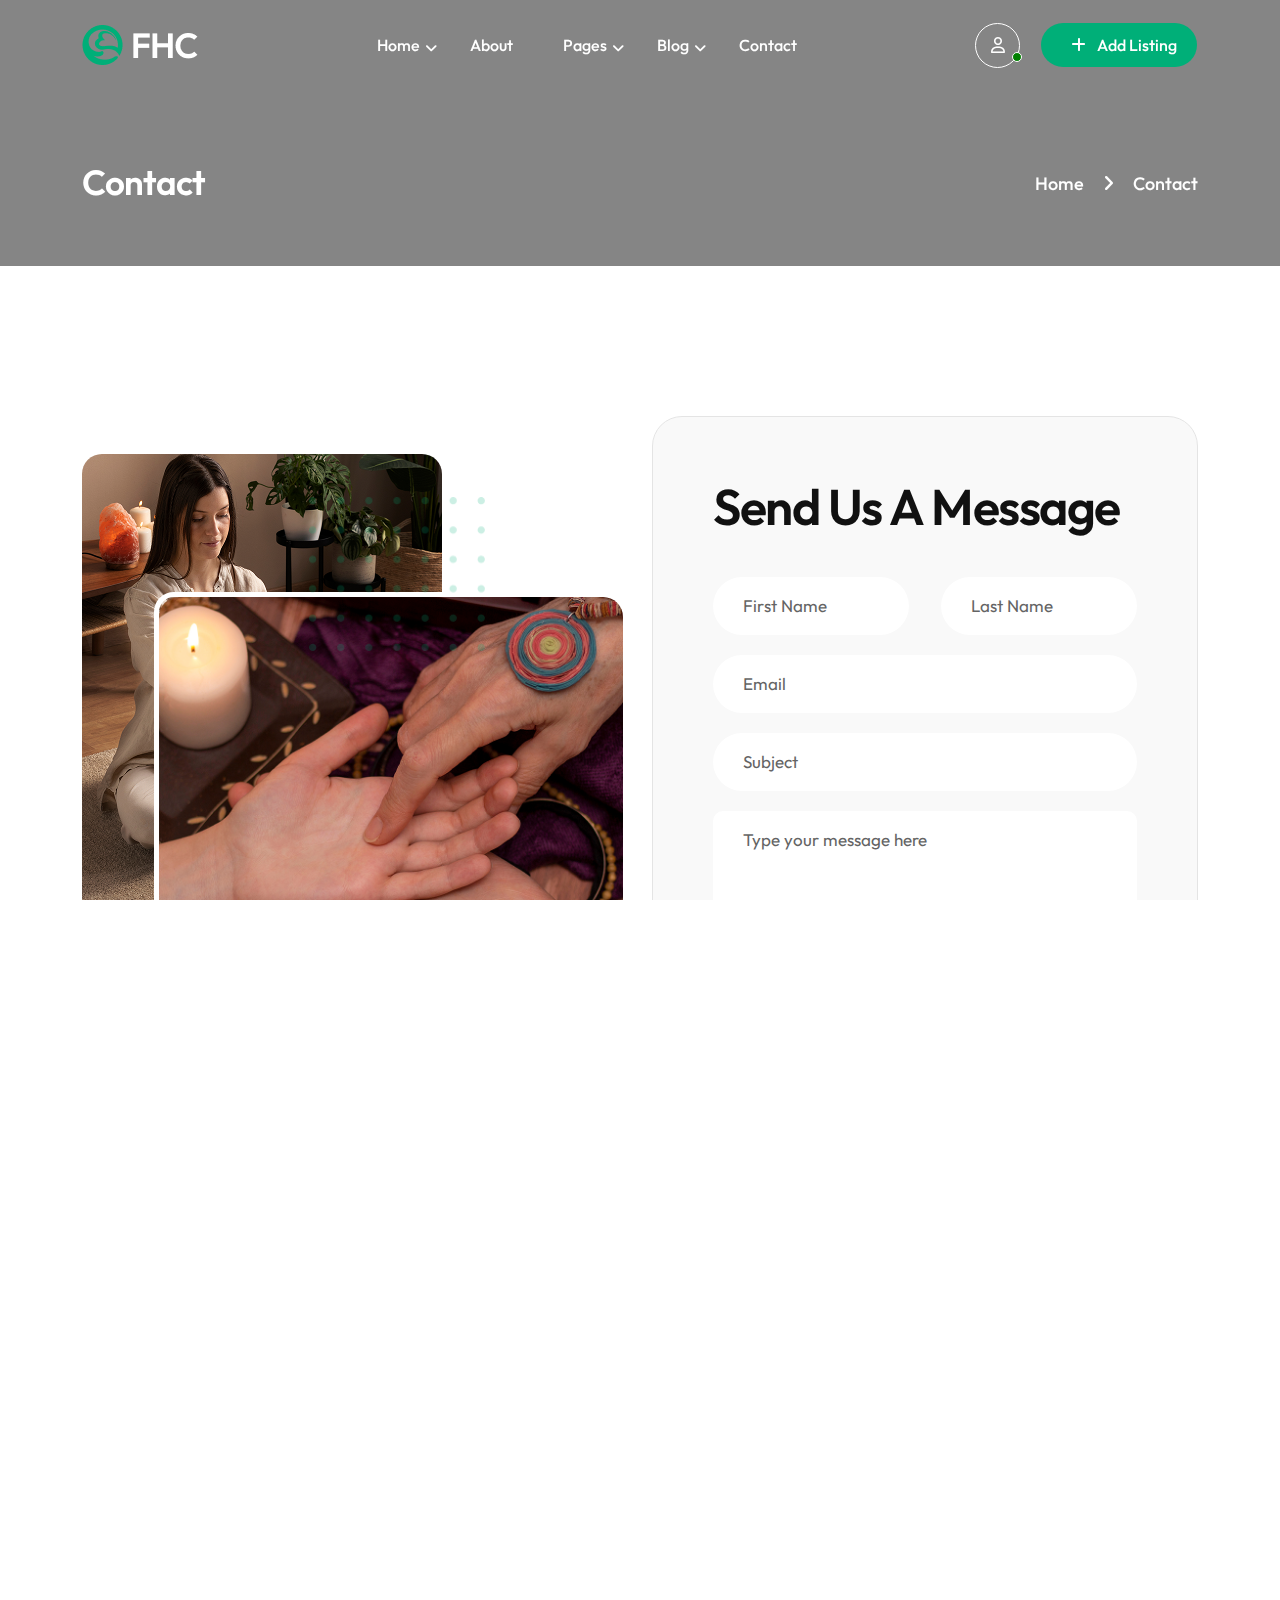
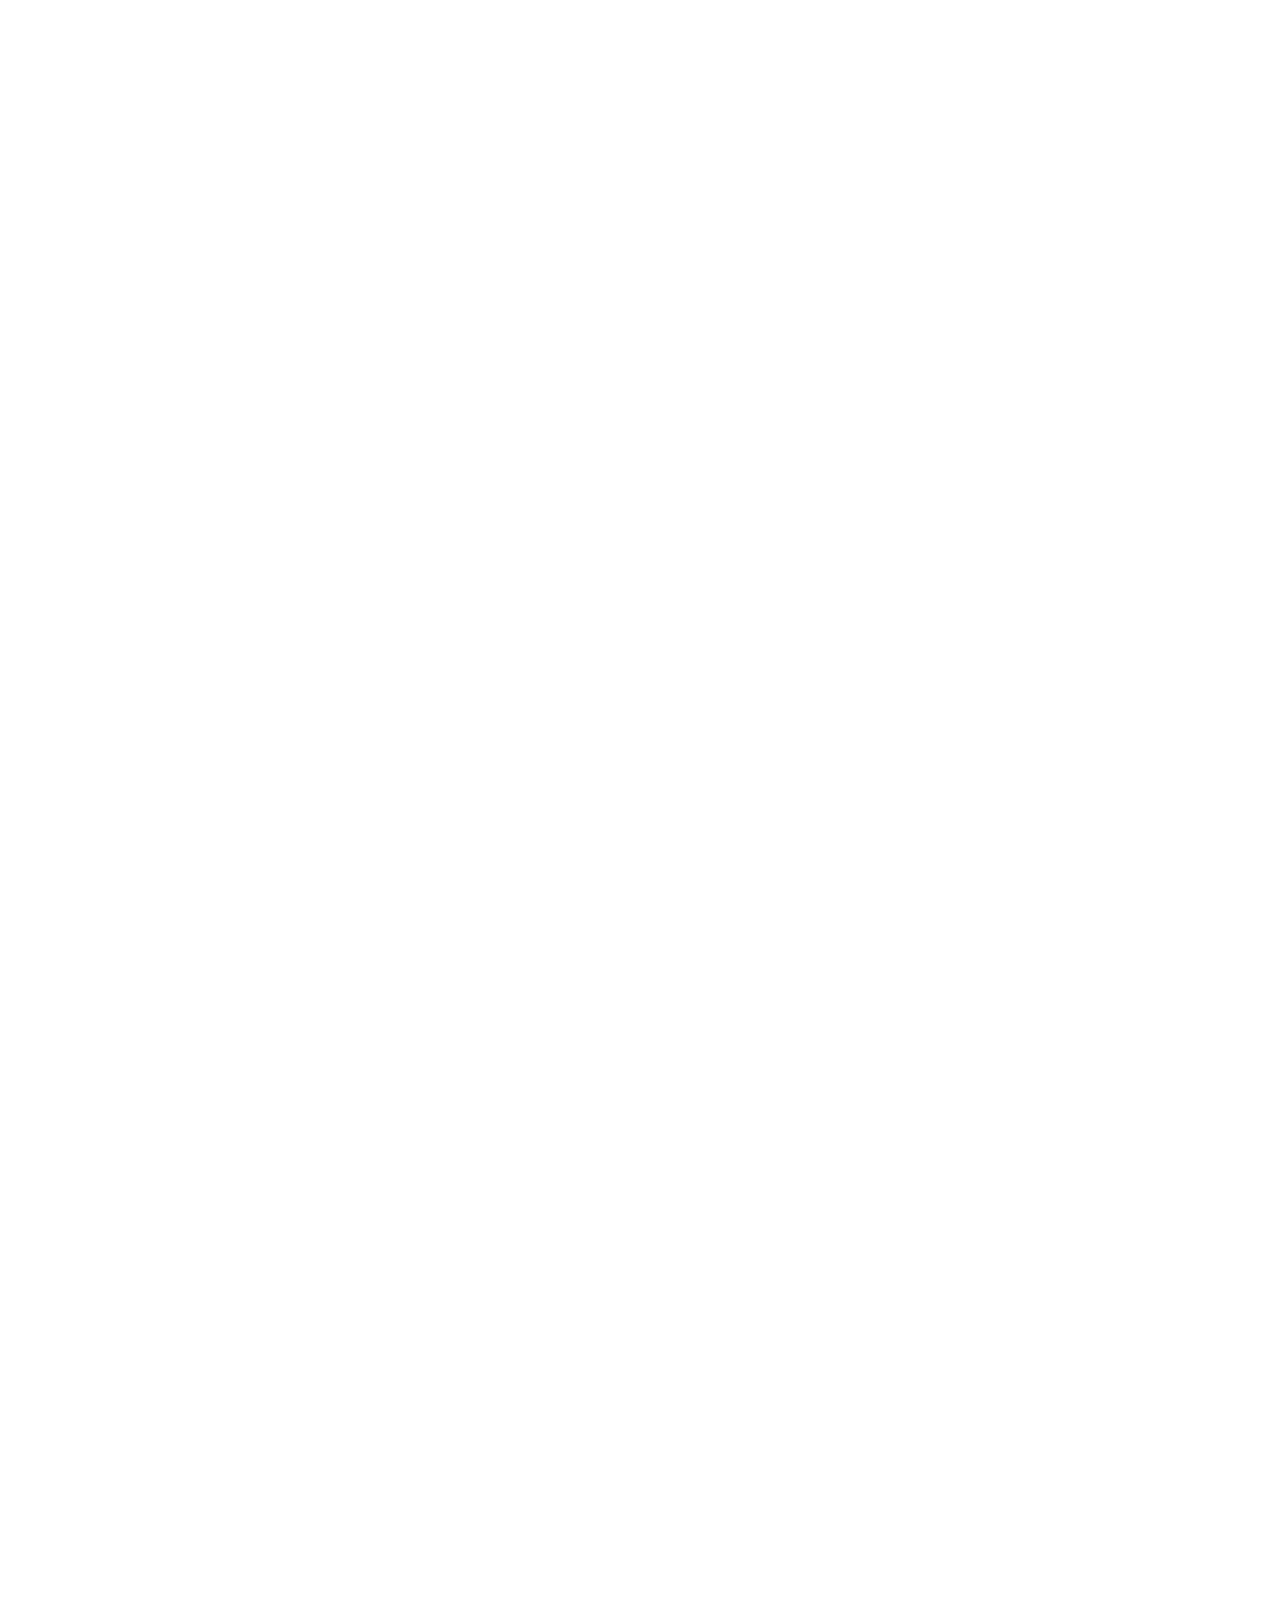
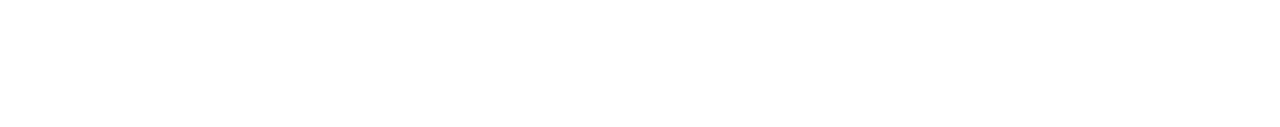
<file: contact.html>
<!DOCTYPE html>
<html lang="en">
<head>
  <meta charset="UTF-8">
  <meta http-equiv="X-UA-Compatible" content="IE=edge">
  <meta name="viewport" content="width=device-width, initial-scale=1.0">
  <meta name="title" content="Clario – Digital, Consulting & Lawyer Agency HTML Template">
  <meta name="description" content="Clario is a modern and professional HTML template designed for digital agencies, business consultants, and law firms. Fully responsive, SEO-friendly, and easy to customize.">
  <meta name="keywords" content="digital agency template, consulting HTML template, lawyer website, business consulting, responsive html, Clario, agency site, HTML5, Bootstrap">
  <meta name="author" content="Developed by SoftCrafty">
  <title>Holistic Care HTML Template</title>

  <!-- Site Favicon -->
  <link rel="shortcut icon" href="assets/imgs/logo/favicon.png" type="image/x-icon">
  <!-- All CSS Files -->
  <link rel="stylesheet" href="assets/css/all.min.css">
  <link rel="stylesheet" href="assets/css/bootstrap.min.css">
  <link rel="stylesheet" href="assets/css/meanmenu.min.css">
  <link rel="stylesheet" href="assets/css/swiper-bundle.min.css">
  <link rel="stylesheet" href="assets/css/magnific-popup.min.css">
  <link rel="stylesheet" href="assets/css/nice-select.min.css">
  <link rel="stylesheet" href="assets/css/sc-cursor.min.css">
  <link rel="stylesheet" href="assets/css/style.css">
</head>

<body>

  <!-- Preloader -->
  <!-- <div class="preloader-wrap">
    <div class="site-preloader"></div>
  </div> -->

  <!-- Scroll to top -->
  <!-- <button id="scroll_top" class="scroll--top"><i class="fa-solid fa-arrow-up"></i></button> -->

  <!-- Mobile Offcanvas -->
  <div class="offcanvas__area offcanvas offcanvas-end" tabindex="-1" id="offcanvasRight">
    <div class="offcanvas-header">
      <img src="assets/imgs/logo/logo.png" alt="Logo" class="logo">
      <button class="btn--close" data-bs-dismiss="offcanvas">
        <i class="fa-solid fa-xmark"></i>
      </button>
    </div>
    <div class="offcanvas-body offcanvas__body">
      <div class="mobile_menu"></div>
    </div>
  </div>

  <!-- Header area start -->
  <header class="header__area" id="header">
    <div class="container">
      <div class="row">
        <div class="header__wrapper">
          <div class="logo-wrapper">
            <div class="logo">
              <a href="index.html" class="standard-logo">
                <img src="assets/imgs/logo/logo.png" alt="standard-logo" >
              </a>
              <a href="index.html" class="sticky-logo">
                <img src="assets/imgs/logo/logo.png" alt="sticky-logo" >
              </a>
            </div>
          </div>
          <div class="header-menu-wrapper">         
            <nav class="main-menu">
              <ul>
                <li class="has-dropdown"><a href="#">Home</a>
                  <ul class="main-dropdown">
                    <li><a href="index.html">Home One</a></li>
                    <li><a href="index-2.html">Home Two</a></li>
                  </ul>
                </li>
                <li><a href="about.html">About</a></li>
  
                <li class="has-dropdown"><a href="#">pages</a>
                  <ul class="main-dropdown">
                    <li><a href="service.html">Service</a></li>
                    <li><a href="service-details.html">Service Details</a></li>
                    <li><a href="project.html">Project</a></li>
                    <li><a href="project-details.html">Project Details</a></li>
                    <li><a href="team.html">Team</a></li>
                    <li><a href="team-details.html">Team Details</a></li>
                    <li><a href="pricing.html">Pricing</a></li>
                    <li><a href="testimonial.html">Testimonial</a></li>
                    <li><a href="faq.html">FAQs</a></li>
                    <li><a href="404.html">404 page</a></li>
                  </ul>
                </li>
  
                <li class="has-dropdown"><a href="#">blog</a>
                  <ul class="main-dropdown">
                    <li><a href="blog.html">Blog</a></li>
                    <li><a href="blog-details.html">Blog Details</a></li>
                  </ul>
                </li>
  
                <li><a href="contact.html">Contact</a></li>
              </ul>
            </nav>
          </div>
          <div class="header__right">    
            <div class="user-with-btn">
              <span class="user-icon">
                <i class="fa-regular fa-user"></i>
              </span>
              <a href="contact.html" class="primary-btn" target="_blank">
                <i class="fa fa-plus"></i>
                <span>Add Listing</span>
              </a>
            </div>      
  
            <button class="menu--open" data-bs-toggle="offcanvas" data-bs-target="#offcanvasRight">
              <i class="fa-solid fa-bars"></i>
            </button>
          </div>          
        </div>
      </div>      
    </div>
  </header>
  <!-- Header area end -->
  <div id="smooth-wrapper">
      <div id="smooth-content">


        <!-- Inner Hero Start -->
        <section class="inner_hero">
            <div class="overly">
                <div class="container align-items-center">
                    <div class="row">
                        <div class="col-lg-6">
                            <div class="sub_heading">
                                <h2>Contact</h2>
                        </div>
                    </div>
                    <div class="col-lg-6 d-md-flex justify-content-end align-items-center">
                        <div class="heading_menu">
                            <ul>
                                <li><a href="index.html">Home</a></li>
                                <li><a href="listing_details1.html"><span><i class="fa-solid fa-angle-right"></i></span>Contact</a></li>
                            </ul>
                        </div>
                    </div>
                </div>
            </div>
        </div>
            
        </section> 
       <!-- Inner Hero End --> 

       <!-- Send Message Start -->
       <section class="send_message_area mt-150">
        <div class="container">
            <div class="row align-items-center">
                <div class="col-lg-6">
                    <div class="contact_image">
                        <div class="img_one">
                            <img src="./assets/imgs/contact/contact1.png" alt="">
                        </div>
                        <div class="img_two">
                            <img src="./assets/imgs/contact/contact2.png" alt="">
                        </div>
                        <div class="vector">
                            <img src="./assets/imgs/contact/vector.png" alt="">
                        </div>
                    </div>
                </div>
                <div class="col-lg-6">
                    <div class="message_box">
                      <div class="title">
                        <h2>Send Us A Message</h2>
                      </div>
                        <form action="#" class="message_form mt-40">
                            <div class="single_box">
                                <input type="text" placeholder="First Name">
                                <input type="text" placeholder="Last Name">
                            </div>
                            <input type="email" placeholder="Email">
                            <input type="text" placeholder="Subject">
                            <textarea name="comment" placeholder="Type your message here"></textarea>
                            <div class="btn_area mt-20">
                              <button type="submit" class="primary-btn">Submit Now <span><i class="fa-solid fa-arrow-right"></i></span></button>
                            </div>
                        </form>
                    </div>
                </div>
            </div>
        </div>
       </section>
       <!-- Send Message End -->
      
       <!-- Address Start -->
       <section class="address_area mt-150">
        <div class="container">
          <div class="row">
            <div class="col-lg-4">
              <div class="address_card">
                <div class="title">
                  <h4>New York</h4>
                </div>
                <div class="location mt-20">
                  <a href="https://www.google.com/maps?q=2464+Royal+Ln,+Mesa,+New+Jersey+45463" target="_blank">2972 Westheimer Rd. Santa Ana, 
                    <br> Illinois 85486 </a>
                </div>
                <div class="number_email mt-30">
                 <div class="icon">
                  <a href="tel:0123456789101"><i class="fa-solid fa-phone"></i></a>
                </div>
                <div class="phn_number_email">
                   <a href="tel:0123456789101">012 345 678 9101</a>
                 </div>
                </div>
                <div class="number_email mt-20">
                 <div class="icon">
                  <a href="mailto:deanna.curtis@example.com"><i class="fa-solid fa-envelope"></i></a>
                </div>
                <div class="phn_number_email">
                   <a href="mailto:deanna.curtis@example.com">deanna.curtis@example.com</a>
                 </div>
                </div>
              </div>
            </div>
            <div class="col-lg-4">
              <div class="address_card">
                <div class="title">
                  <h4>Dubai</h4>
                </div>
                <div class="location mt-20">
                  <a href="https://www.google.com/maps?q=2464+Royal+Ln,+Mesa,+New+Jersey+45463" target="_blank">2972 Westheimer Rd. Santa Ana, 
                    <br> Illinois 85486 </a>
                </div>
                <div class="number_email mt-30">
                 <div class="icon">
                  <a href="tel:2255550118"><i class="fa-solid fa-phone"></i></a>
                </div>
                <div class="phn_number_email">
                   <a href="tel:2255550118">(225) 555-0118</a>
                 </div>
                </div>
                <div class="number_email mt-20">
                 <div class="icon">
                  <a href="mailto:deanna.curtis@example.com"><i class="fa-solid fa-envelope"></i></a>
                </div>
                <div class="phn_number_email">
                   <a href="mailto:deanna.curtis@example.com">deanna.curtis@example.com</a>
                 </div>
                </div>
              </div>
            </div>
            <div class="col-lg-4">
              <div class="address_card">
                <div class="title">
                  <h4>London</h4>
                </div>
                <div class="location mt-20">
                  <a href="https://www.google.com/maps?q=2464+Royal+Ln,+Mesa,+New+Jersey+45463" target="_blank">
                    4140 Parker Rd. Allentown, New <br> Mexico 31134  
                  </a>
                </div>
                <div class="number_email mt-30">
                 <div class="icon">
                  <a href="tel:7025550122"><i class="fa-solid fa-phone"></i></a>
                </div>
                <div class="phn_number_email">
                   <a href="tel:7025550122">(702) 555-0122</a>
                 </div>
                </div>
                <div class="number_email mt-20">
                 <div class="icon">
                  <a href="mailto:deanna.curtis@example.com"><i class="fa-solid fa-envelope"></i></a>
                </div>
                <div class="phn_number_email">
                   <a href="mailto:deanna.curtis@example.com">deanna.curtis@example.com</a>
                 </div>
                </div>
              </div>
            </div>
          </div>
        </div>
       </section>
       <!-- Address End -->
      
       <!-- Map Start -->
       <div class="map_view mt-120 pb-95">
        <div class="row">
          <div class="col-12">
            <div class="maps mt-30">
              <iframe 
                src="https://www.google.com/maps/embed?pb=!1m18!1m12!1m3!1d3651.902032570926!2d90.39125501498131!3d23.75089558459017!2m3!1f0!2f0!3f0!3m2!1i1024!2i768!4f13.1!3m3!1m2!1s0x3755b93b8f76b6c1%3A0x45a8f1a7e5a85e48!2sDhaka!5e0!3m2!1sen!2sbd!4v1645094357123!5m2!1sen!2sbd" 
                width="100%" 
                height="762" 
                style="border:0;" 
                allowfullscreen="" 
                loading="lazy">
              </iframe>
          </div>
          </div>
        </div>
      </div>
       <!-- Map End -->
    
       

        <!-- Footer Start -->
        <footer class="footer mt-200">
          <div class="subscribe_area">
            <div class="container">
              <div class="stay_connected">
                <div class="row align-items-center">
                  <div class="col-lg-6">
                    <div class="sub_contains">
                      <div class="vector">
                        <img src="./assets/imgs/connected/vector1.png" alt="">
                      </div>
                      <div class="title">
                        <h3>Stay Connected</h3>
                      </div>
                      <p>Get monthy curated wellness tips and practitioner spotlights from linda.</p>
                    </div>
                  </div>
                  <div class="col-lg-6">
                    <div class="connected_form">
                      <div class="vector">
                        <img src="./assets/imgs/connected/vector2.png" alt="">
                      </div>
                      <form action="#" class="input_area">
                        <input type="email" placeholder="Your email...">
                        <button type="submit">Subscribe</button>
                      </form>
                    </div>
                  </div>
                </div>
              </div>
            </div>
          </div>
          <div class="vector">
            <img src="./assets/imgs/footer/vector.png" alt="">
          </div>
          <div class="container">
            <div class="row">
              <div class="col-12">
                <div class="footer_area_widget">
                  <div class="row">
                    <div class="footer_area_quick_menu pt-119 pb-74">
                      <div class="col-lg-4 col-md-7 col-12">
                        <div class="iteam_info">
                          <div class="iteam_content">
                            <div class="footer_logo logo_card style_1">
                              <a href="index.html" ><img src="./assets/imgs/logo/logo2.png" alt="footer logo"/></a>
                            </div>
                            <div class="describtion">
                              <p>Holistic care aims to treat the whole person - <br>
                                body, mind, and spirit - rather than 
                                focusing <br> on individual symptoms  personalized </p>
                            </div>
                            <div class="social_area">
                              <ul>
                                <li>
                                  <a href="https://www.facebook.com/"><i class="fa-brands fa-facebook-f"></i></a>
                                </li>
                                <li>
                                  <a href="https://x.com/"><i class="fa-brands fa-x-twitter"></i></a>
                                </li>
                                <li>
                                  <a href="https://www.linkedin.com/"><i class="fa-brands fa-instagram"></i></a>
                                </li>
                                <li>
                                  <a href="https://www.instagram.com/"><i class="fa-brands fa-pinterest-p"></i></a>
                                </li>
                              </ul>
                            </div>
                          </div>
                        </div>
                      </div>
                      <div class="col-lg-2 col-md-4 col-12 d-flex justify-md-content-center">
                        <div class="quicklink">
                          <h3>Catagories</h3>
                          <ul>
                            <li><a href="about.html">Holistic Services </a></li>
                            <li><a href="about.html">Natural Product </a></li>
                            <li><a href="terms_condition.html">Healty Eating</a></li>
                            <li><a href="cookie_policy.html">Businesses</a></li>
                          </ul>
                        </div>
                      </div>
                      <div class="col-lg-2 col-md-7 col-12 d-flex justify-content-center">
                        <div class="quicklink">
                          <h3>Help</h3>
                          <ul>
                            <li><a href="categoriy.html">Sign In </a></li>
                            <li><a href="categoriy.html">Add Listing </a></li>
                            <li><a href="categoriy.html">Contact Us</a></li>
                            <li><a href="categoriy.html"> Blog</a></li>
                          </ul>
                        </div>
                      </div>
                       <div class="col-lg-4 col-md-7 col-12 d-lg-flex justify-content-end">
                        <div class="quicklink">
                          <h3>Contact</h3>
                          <div class="contact_card_area">
                            <div class="contact_card_wrapper">
                              <div class="contact_icon">
                                <span><i class="fa-solid fa-phone"></i></span>
                              </div>
                              <div class="contact_details">
                                <h5>Phone Number</h5>
                                 <a href="tel:2095550104">(209) 555-0104</a> 
                              </div>
                            </div>
                            <div class="contact_card_wrapper mt-30">
                              <div class="contact_icon">
                                <span><i class="fa-solid fa-location-dot"></i></span>
                              </div>
                              <div class="contact_details">
                                <h5>Location</h5>
                                <a href="https://www.google.com/maps?q=2464+Royal+Ln,+Mesa,+New+Jersey+45463" target="_blank">6391 Elgin St. Celina, Delaware 10299</a>
                              </div>
                            </div>
                            <!-- <div class="contact_card_wrapper mt-30">
                              <div class="contact_icon">
                                <span><i class="fa-solid fa-envelope"></i></span>
                              </div>
                              <div class="contact_details">
                                <h5>Email</h5>
                                <a href="mailto:info@example.com">abcd@gmail.com</a>
                              </div>
                            </div> -->
                          </div>
                        </div>
                      </div>
                    </div>
                  </div>
                  <!-- footer last menu start -->
                  <div class="footer_last">
                    <div class="col-lg-5 col-12">
                      <p>© Find Holistic Care. All Rights reserved.</p>
                    </div>
                    <div class="col-lg-7 col-12">
                      <div class="footer_last_menu">
                        <nav>
                          <ul>
                            <li><a href="terms_condition.html">Terms & Condition</a></li>
                            <li><a href="privacy_policy.html">Privacy Policy</a></li>
                            <li><a href="contact.html">Contact Us</a></li>
                          </ul>
                        </nav>
                      </div>
                    </div>
                  </div>
                  <!-- footer last menu end -->
                </div>
              </div>
            </div>
          </div>
        </footer>
        <!-- Footer End -->

      </div>
  </div>

   <!-- All JS Files -->
   <script src="assets/js/jquery-3.6.1.min.js"></script>
   <script src="assets/js/bootstrap.bundle.min.js"></script>
   <script src="assets/js/jquery.meanmenu.min.js"></script>
   <script src="assets/js/swiper-bundle.min.js"></script>
   <script src="assets/js/jquery.magnific-popup.min.js"></script>
   <script src="assets/js/counter.min.js"></script>
   <script src="assets/js/gsap.min.js"></script>
   <script src="assets/js/jquery.nice-select.min.js"></script>
   <script src="assets/js/ScrollTrigger.min.js"></script>
   <script src="assets/js/ScrollSmoother.min.js"></script>
   <script src="assets/js/SplitText.min.js"></script>
   <script src="assets/js/split-type-0.3.3.min.js"></script>
   <script src="assets/js/scrollreveal.min.js"></script>
   <script src="assets/js/sc-cursor.min.js"></script>
   <script src="assets/js/main.js"></script>
  </body>
</html>
</file>
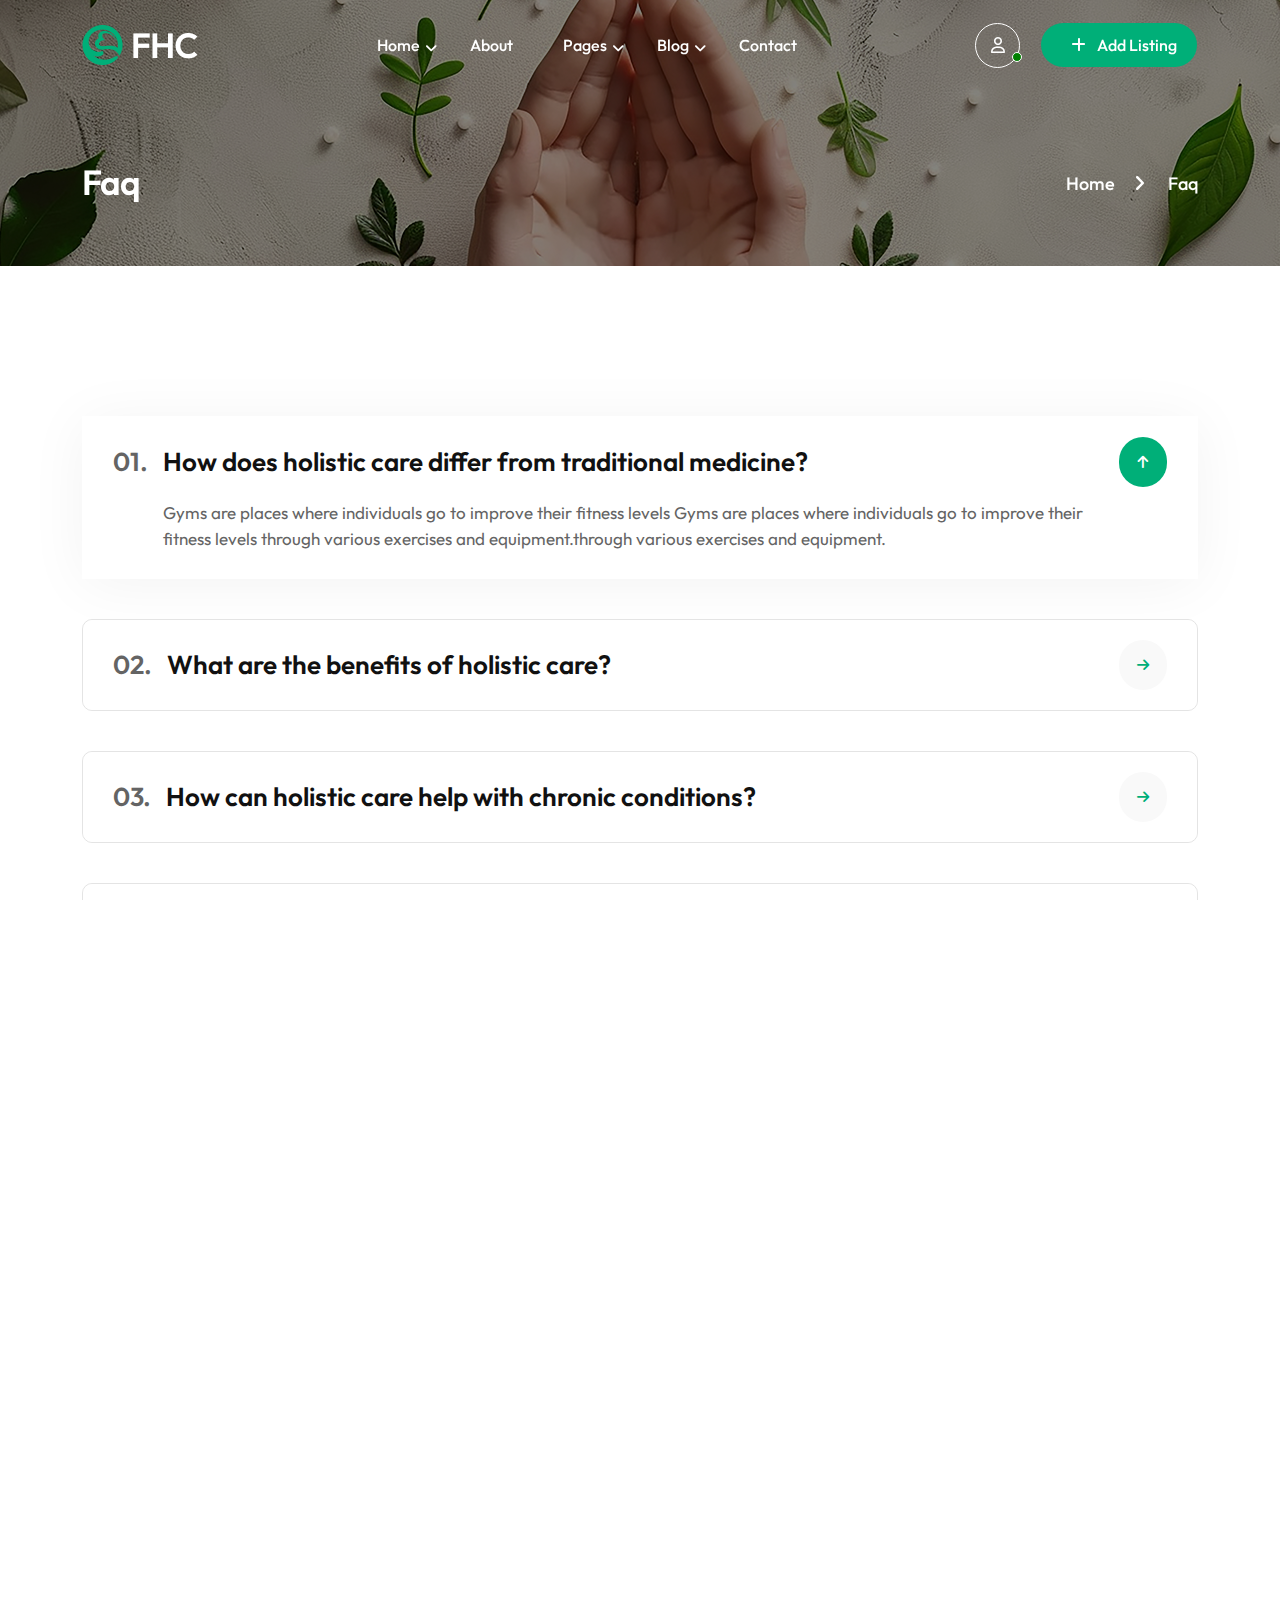
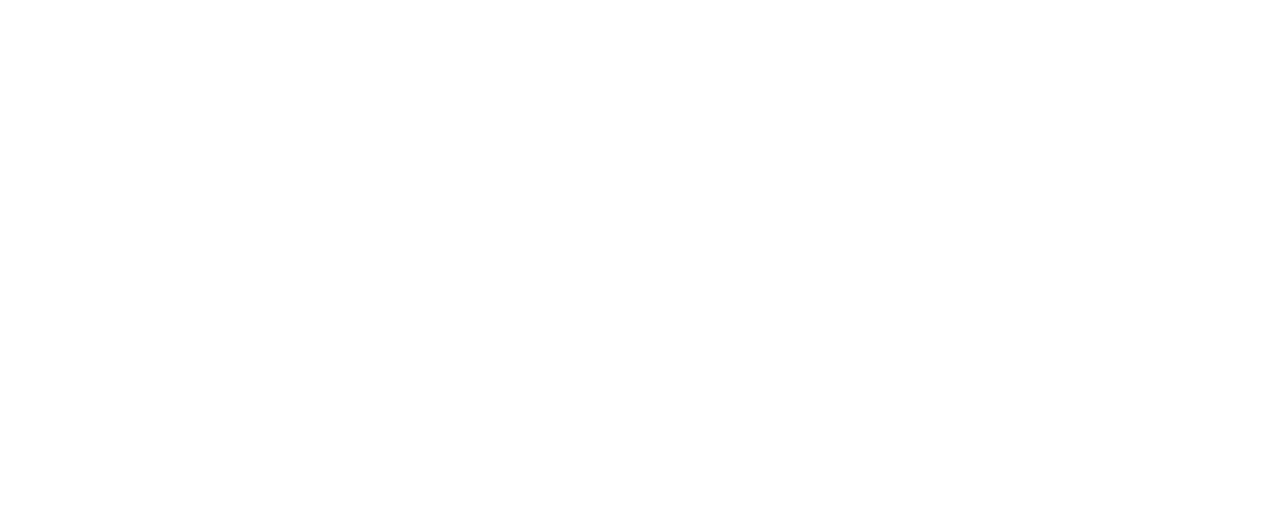
<file: faq.html>
<!DOCTYPE html>
<html lang="en">
<head>
  <meta charset="UTF-8">
  <meta http-equiv="X-UA-Compatible" content="IE=edge">
  <meta name="viewport" content="width=device-width, initial-scale=1.0">
  <meta name="title" content="Clario – Digital, Consulting & Lawyer Agency HTML Template">
  <meta name="description" content="Clario is a modern and professional HTML template designed for digital agencies, business consultants, and law firms. Fully responsive, SEO-friendly, and easy to customize.">
  <meta name="keywords" content="digital agency template, consulting HTML template, lawyer website, business consulting, responsive html, Clario, agency site, HTML5, Bootstrap">
  <meta name="author" content="Developed by SoftCrafty">
  <title>Holistic Care HTML Template</title>

  <!-- Site Favicon -->
  <link rel="shortcut icon" href="assets/imgs/logo/favicon.png" type="image/x-icon">
  <!-- All CSS Files -->
  <link rel="stylesheet" href="assets/css/all.min.css">
  <link rel="stylesheet" href="assets/css/bootstrap.min.css">
  <link rel="stylesheet" href="assets/css/meanmenu.min.css">
  <link rel="stylesheet" href="assets/css/swiper-bundle.min.css">
  <link rel="stylesheet" href="assets/css/magnific-popup.min.css">
  <link rel="stylesheet" href="assets/css/nice-select.min.css">
  <link rel="stylesheet" href="assets/css/sc-cursor.min.css">
  <link rel="stylesheet" href="assets/css/style.css">
</head>

<body>

  <!-- Preloader -->
  <!-- <div class="preloader-wrap">
    <div class="site-preloader"></div>
  </div> -->

  <!-- Scroll to top -->
  <!-- <button id="scroll_top" class="scroll--top"><i class="fa-solid fa-arrow-up"></i></button> -->

  <!-- Mobile Offcanvas -->
  <div class="offcanvas__area offcanvas offcanvas-end" tabindex="-1" id="offcanvasRight">
    <div class="offcanvas-header">
      <img src="assets/imgs/logo/logo.png" alt="Logo" class="logo">
      <button class="btn--close" data-bs-dismiss="offcanvas">
        <i class="fa-solid fa-xmark"></i>
      </button>
    </div>
    <div class="offcanvas-body offcanvas__body">
      <div class="mobile_menu"></div>
    </div>
  </div>

  <!-- Header area start -->
  <header class="header__area" id="header">
    <div class="container">
      <div class="row">
        <div class="header__wrapper">
          <div class="logo-wrapper">
            <div class="logo">
              <a href="index.html" class="standard-logo">
                <img src="assets/imgs/logo/logo.png" alt="standard-logo" >
              </a>
              <a href="index.html" class="sticky-logo">
                <img src="assets/imgs/logo/logo.png" alt="sticky-logo" >
              </a>
            </div>
          </div>
          <div class="header-menu-wrapper">         
            <nav class="main-menu">
              <ul>
                <li class="has-dropdown"><a href="#">Home</a>
                  <ul class="main-dropdown">
                    <li><a href="index.html">Home One</a></li>
                    <li><a href="index-2.html">Home Two</a></li>
                  </ul>
                </li>
                <li><a href="about.html">About</a></li>
  
                <li class="has-dropdown"><a href="#">pages</a>
                  <ul class="main-dropdown">
                    <li><a href="service.html">Service</a></li>
                    <li><a href="service-details.html">Service Details</a></li>
                    <li><a href="project.html">Project</a></li>
                    <li><a href="project-details.html">Project Details</a></li>
                    <li><a href="team.html">Team</a></li>
                    <li><a href="team-details.html">Team Details</a></li>
                    <li><a href="pricing.html">Pricing</a></li>
                    <li><a href="testimonial.html">Testimonial</a></li>
                    <li><a href="faq.html">FAQs</a></li>
                    <li><a href="404.html">404 page</a></li>
                  </ul>
                </li>
  
                <li class="has-dropdown"><a href="#">blog</a>
                  <ul class="main-dropdown">
                    <li><a href="blog.html">Blog</a></li>
                    <li><a href="blog-details.html">Blog Details</a></li>
                  </ul>
                </li>
  
                <li><a href="contact.html">Contact</a></li>
              </ul>
            </nav>
          </div>
          <div class="header__right">    
            <div class="user-with-btn">
              <span class="user-icon">
                <i class="fa-regular fa-user"></i>
              </span>
              <a href="contact.html" class="primary-btn" target="_blank">
                <i class="fa fa-plus"></i>
                <span>Add Listing</span>
              </a>
            </div>      
  
            <button class="menu--open" data-bs-toggle="offcanvas" data-bs-target="#offcanvasRight">
              <i class="fa-solid fa-bars"></i>
            </button>
          </div>          
        </div>
      </div>      
    </div>
  </header>
  <!-- Header area end -->
  <div id="smooth-wrapper">
      <div id="smooth-content">


        <!-- Inner Hero Start -->
        <section class="inner_hero style_1">
            <div class="overly">
                <div class="container align-items-center">
                    <div class="row">
                        <div class="col-lg-6">
                            <div class="sub_heading">
                                <h2>Faq</h2>
                        </div>
                    </div>
                    <div class="col-lg-6 d-md-flex justify-content-end align-items-center">
                        <div class="heading_menu">
                            <ul>
                                <li><a href="index.html">Home</a></li>
                                <li><a href="listing_details1.html"><span><i class="fa-solid fa-angle-right"></i></span> Faq</a></li>
                            </ul>
                        </div>
                    </div>
                </div>
            </div>
        </div>
            
        </section> 
       <!-- Inner Hero End --> 

       <!-- FAQ Start -->
       <section class="faq_section_area pt-150 pb-145">
        <div class="container">
          <div class="col-12">
            <div class="faq_section_wrapper">
              <div class="faq">
                    <div class="question">
                      <h2><span>01.</span>How does holistic care differ from traditional medicine?</h2>
                      <span class="icon_arrow"><i class="fa-solid fa-arrow-right"></i></span>
                    </div>
                    <div class="answer">
                      <p>
                        Gyms are places where individuals go to improve their fitness levels Gyms are places where individuals
                         go to improve their <br> fitness levels through various exercises and equipment.through various exercises 
                         and equipment.
                      </p>
                    </div>
              </div>
              <div class="faq">
                    <div class="question">
                      <h2><span>02.</span>What are the benefits of holistic care?</h2>
                      <span class="icon_arrow"><i class="fa-solid fa-arrow-right"></i></span>
                    </div>
                    <div class="answer">
                      <p>
                        Gyms are places where individuals go to improve their fitness levels Gyms are places where individuals
                         go to improve their <br> fitness levels through various exercises and equipment.through various exercises 
                         and equipment.
                      </p>
                    </div>
              </div>
              <div class="faq">
                <div class="question">
                  <h2><span>03.</span>How can holistic care help with chronic conditions?</h2>
                  <span class="icon_arrow"><i class="fa-solid fa-arrow-right"></i></span>
                </div>
                <div class="answer">
                  <p>
                    Gyms are places where individuals go to improve their fitness levels Gyms are places where individuals
                         go to improve their <br> fitness levels through various exercises and equipment.through various exercises 
                         and equipment.
                  </p>
                </div>
              </div>
              <div class="faq">
                <div class="question">
                  <h2><span>04.</span>What types of therapies are included in holistic care?</h2>
                  <span class="icon_arrow"><i class="fa-solid fa-arrow-right"></i></span>
                </div>
                <div class="answer">
                  <p>
                    Gyms are places where individuals go to improve their fitness levels Gyms are places where individuals
                         go to improve their <br> fitness levels through various exercises and equipment.through various exercises 
                         and equipment.
                  </p>
                </div>
              </div>
              <div class="faq">
                <div class="question">
                  <h2><span>05.</span>Is holistic care covered by insurance?</h2>
                  <span class="icon_arrow"><i class="fa-solid fa-arrow-right"></i></span>
                </div>
                <div class="answer">
                  <p>
                    Gyms are places where individuals go to improve their fitness levels Gyms are places where individuals
                         go to improve their <br> fitness levels through various exercises and equipment.through various exercises 
                         and equipment.
                  </p>
                </div>
              </div>
              <div class="faq">
                <div class="question">
                  <h2><span>06.</span>How can I find a reputable holistic care provider?</h2>
                  <span class="icon_arrow"><i class="fa-solid fa-arrow-right"></i></span>
                </div>
                <div class="answer">
                  <p>
                    Gyms are places where individuals go to improve their fitness levels Gyms are places where individuals
                         go to improve their <br> fitness levels through various exercises and equipment.through various exercises 
                         and equipment.
                  </p>
                </div>
              </div>
            </div>
          </div>
        </div>
    </section>
       <!-- FAQ END -->
        <!-- Footer Start -->
        <footer class="footer mt-150">
          <div class="subscribe_area">
            <div class="container">
              <div class="stay_connected">
                <div class="row align-items-center">
                  <div class="col-lg-6">
                    <div class="sub_contains">
                      <div class="vector">
                        <img src="./assets/imgs/connected/vector1.png" alt="">
                      </div>
                      <div class="title">
                        <h3>Stay Connected</h3>
                      </div>
                      <p>Get monthy curated wellness tips and practitioner spotlights from linda.</p>
                    </div>
                  </div>
                  <div class="col-lg-6">
                    <div class="connected_form">
                      <div class="vector">
                        <img src="./assets/imgs/connected/vector2.png" alt="">
                      </div>
                      <form action="#" class="input_area">
                        <input type="email" placeholder="Your email...">
                        <button type="submit">Subscribe</button>
                      </form>
                    </div>
                  </div>
                </div>
              </div>
            </div>
          </div>
          <div class="vector">
            <img src="./assets/imgs/footer/vector.png" alt="">
          </div>
          <div class="container">
            <div class="row">
              <div class="col-12">
                <div class="footer_area_widget">
                  <div class="row">
                    <div class="footer_area_quick_menu pt-119 pb-74">
                      <div class="col-lg-4 col-md-7 col-12">
                        <div class="iteam_info">
                          <div class="iteam_content">
                            <div class="footer_logo logo_card style_1">
                              <a href="index.html" ><img src="./assets/imgs/logo/logo2.png" alt="footer logo"/></a>
                            </div>
                            <div class="describtion">
                              <p>Holistic care aims to treat the whole person - <br>
                                body, mind, and spirit - rather than 
                                focusing <br> on individual symptoms  personalized </p>
                            </div>
                            <div class="social_area">
                              <ul>
                                <li>
                                  <a href="https://www.facebook.com/"><i class="fa-brands fa-facebook-f"></i></a>
                                </li>
                                <li>
                                  <a href="https://x.com/"><i class="fa-brands fa-x-twitter"></i></a>
                                </li>
                                <li>
                                  <a href="https://www.linkedin.com/"><i class="fa-brands fa-instagram"></i></a>
                                </li>
                                <li>
                                  <a href="https://www.instagram.com/"><i class="fa-brands fa-pinterest-p"></i></a>
                                </li>
                              </ul>
                            </div>
                          </div>
                        </div>
                      </div>
                      <div class="col-lg-2 col-md-4 col-12 d-flex justify-md-content-center">
                        <div class="quicklink">
                          <h3>Catagories</h3>
                          <ul>
                            <li><a href="about.html">Holistic Services </a></li>
                            <li><a href="about.html">Natural Product </a></li>
                            <li><a href="terms_condition.html">Healty Eating</a></li>
                            <li><a href="cookie_policy.html">Businesses</a></li>
                          </ul>
                        </div>
                      </div>
                      <div class="col-lg-2 col-md-7 col-12 d-flex justify-content-center">
                        <div class="quicklink">
                          <h3>Help</h3>
                          <ul>
                            <li><a href="categoriy.html">Sign In </a></li>
                            <li><a href="categoriy.html">Add Listing </a></li>
                            <li><a href="categoriy.html">Contact Us</a></li>
                            <li><a href="categoriy.html"> Blog</a></li>
                          </ul>
                        </div>
                      </div>
                       <div class="col-lg-4 col-md-7 col-12 d-lg-flex justify-content-end">
                        <div class="quicklink">
                          <h3>Contact</h3>
                          <div class="contact_card_area">
                            <div class="contact_card_wrapper">
                              <div class="contact_icon">
                                <span><i class="fa-solid fa-phone"></i></span>
                              </div>
                              <div class="contact_details">
                                <h5>Phone Number</h5>
                                 <a href="tel:2095550104">(209) 555-0104</a> 
                              </div>
                            </div>
                            <div class="contact_card_wrapper mt-30">
                              <div class="contact_icon">
                                <span><i class="fa-solid fa-location-dot"></i></span>
                              </div>
                              <div class="contact_details">
                                <h5>Location</h5>
                                <a href="https://www.google.com/maps?q=2464+Royal+Ln,+Mesa,+New+Jersey+45463" target="_blank">6391 Elgin St. Celina, Delaware 10299</a>
                              </div>
                            </div>
                            <!-- <div class="contact_card_wrapper mt-30">
                              <div class="contact_icon">
                                <span><i class="fa-solid fa-envelope"></i></span>
                              </div>
                              <div class="contact_details">
                                <h5>Email</h5>
                                <a href="mailto:info@example.com">abcd@gmail.com</a>
                              </div>
                            </div> -->
                          </div>
                        </div>
                      </div>
                    </div>
                  </div>
                  <!-- footer last menu start -->
                  <div class="footer_last">
                    <div class="col-lg-5 col-12">
                      <p>© Find Holistic Care. All Rights reserved.</p>
                    </div>
                    <div class="col-lg-7 col-12">
                      <div class="footer_last_menu">
                        <nav>
                          <ul>
                            <li><a href="terms_condition.html">Terms & Condition</a></li>
                            <li><a href="privacy_policy.html">Privacy Policy</a></li>
                            <li><a href="contact.html">Contact Us</a></li>
                          </ul>
                        </nav>
                      </div>
                    </div>
                  </div>
                  <!-- footer last menu end -->
                </div>
              </div>
            </div>
          </div>
        </footer>
        <!-- Footer End -->

      </div>
  </div>

   <!-- All JS Files -->
   <script src="assets/js/jquery-3.6.1.min.js"></script>
   <script src="assets/js/bootstrap.bundle.min.js"></script>
   <script src="assets/js/jquery.meanmenu.min.js"></script>
   <script src="assets/js/swiper-bundle.min.js"></script>
   <script src="assets/js/jquery.magnific-popup.min.js"></script>
   <script src="assets/js/counter.min.js"></script>
   <script src="assets/js/gsap.min.js"></script>
   <script src="assets/js/jquery.nice-select.min.js"></script>
   <script src="assets/js/ScrollTrigger.min.js"></script>
   <script src="assets/js/ScrollSmoother.min.js"></script>
   <script src="assets/js/SplitText.min.js"></script>
   <script src="assets/js/split-type-0.3.3.min.js"></script>
   <script src="assets/js/scrollreveal.min.js"></script>
   <script src="assets/js/sc-cursor.min.js"></script>
   <script src="assets/js/main.js"></script>
  </body>
</html>
</file>
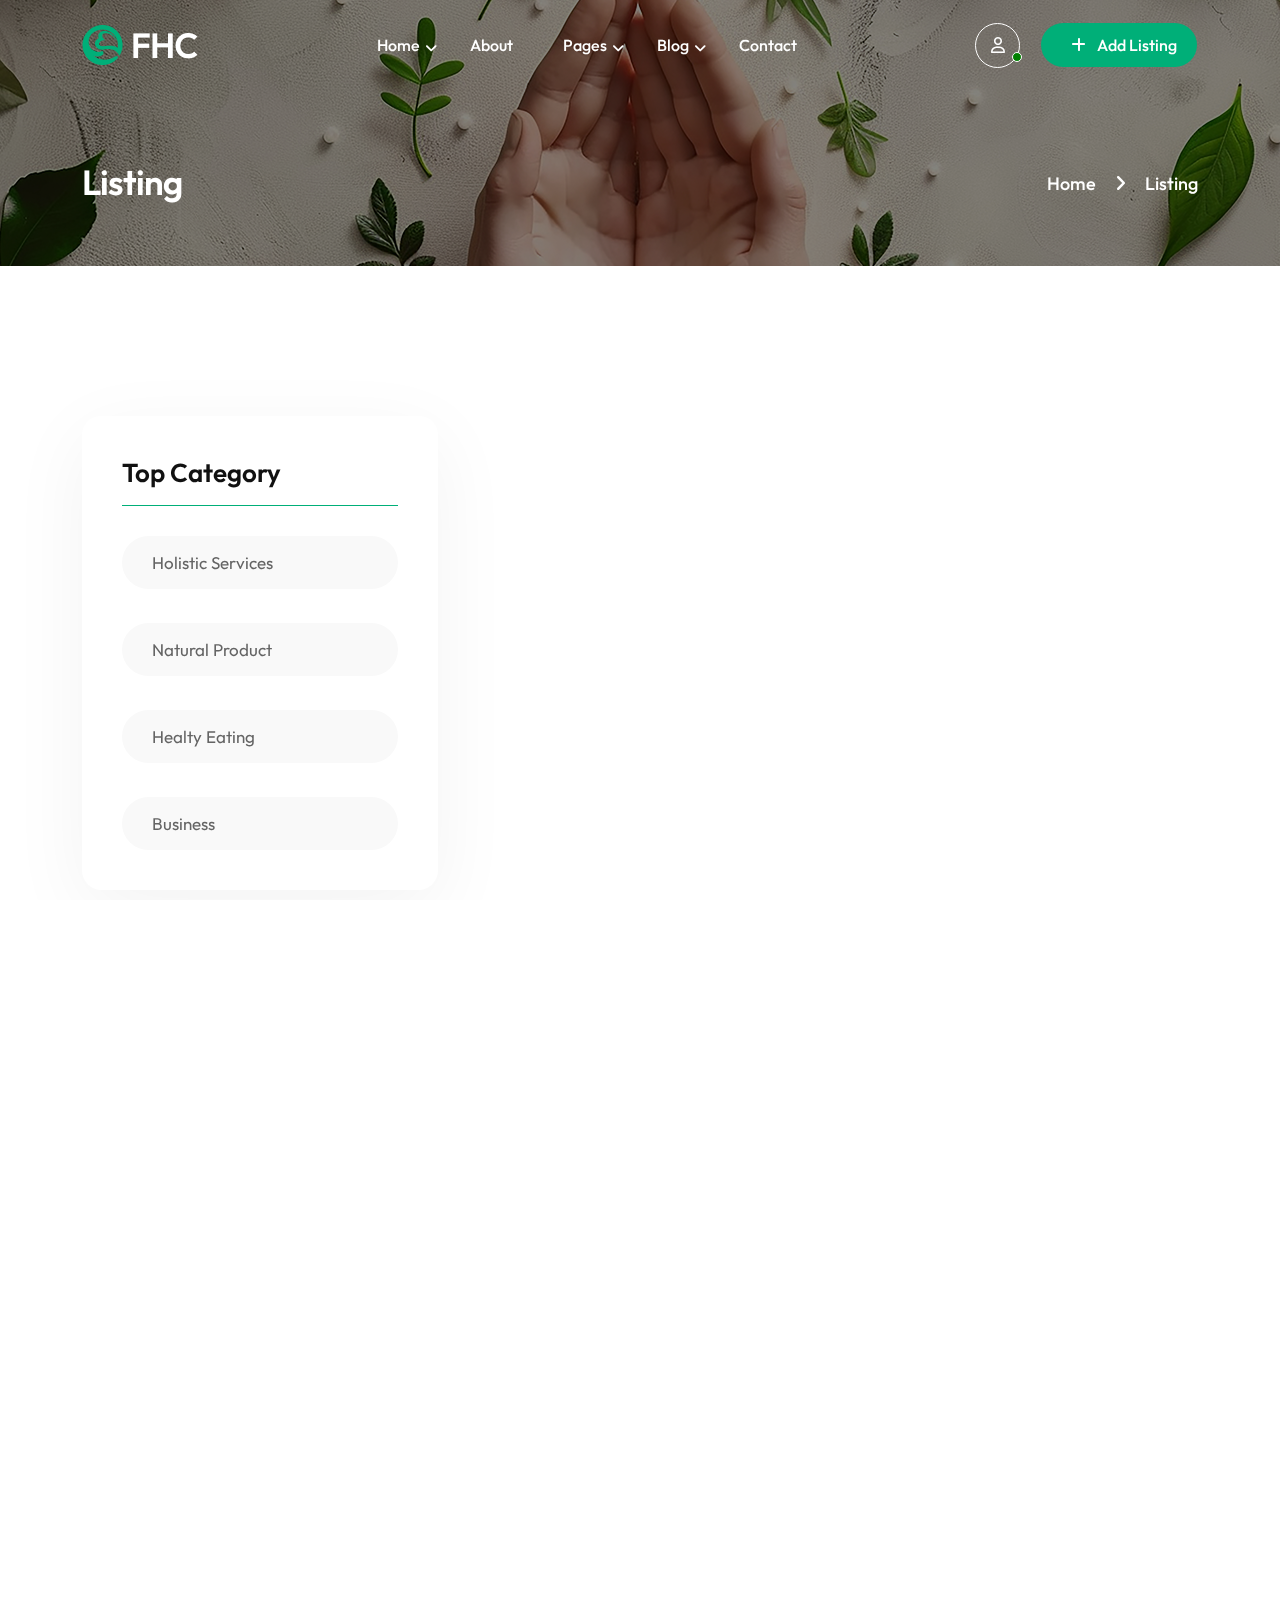
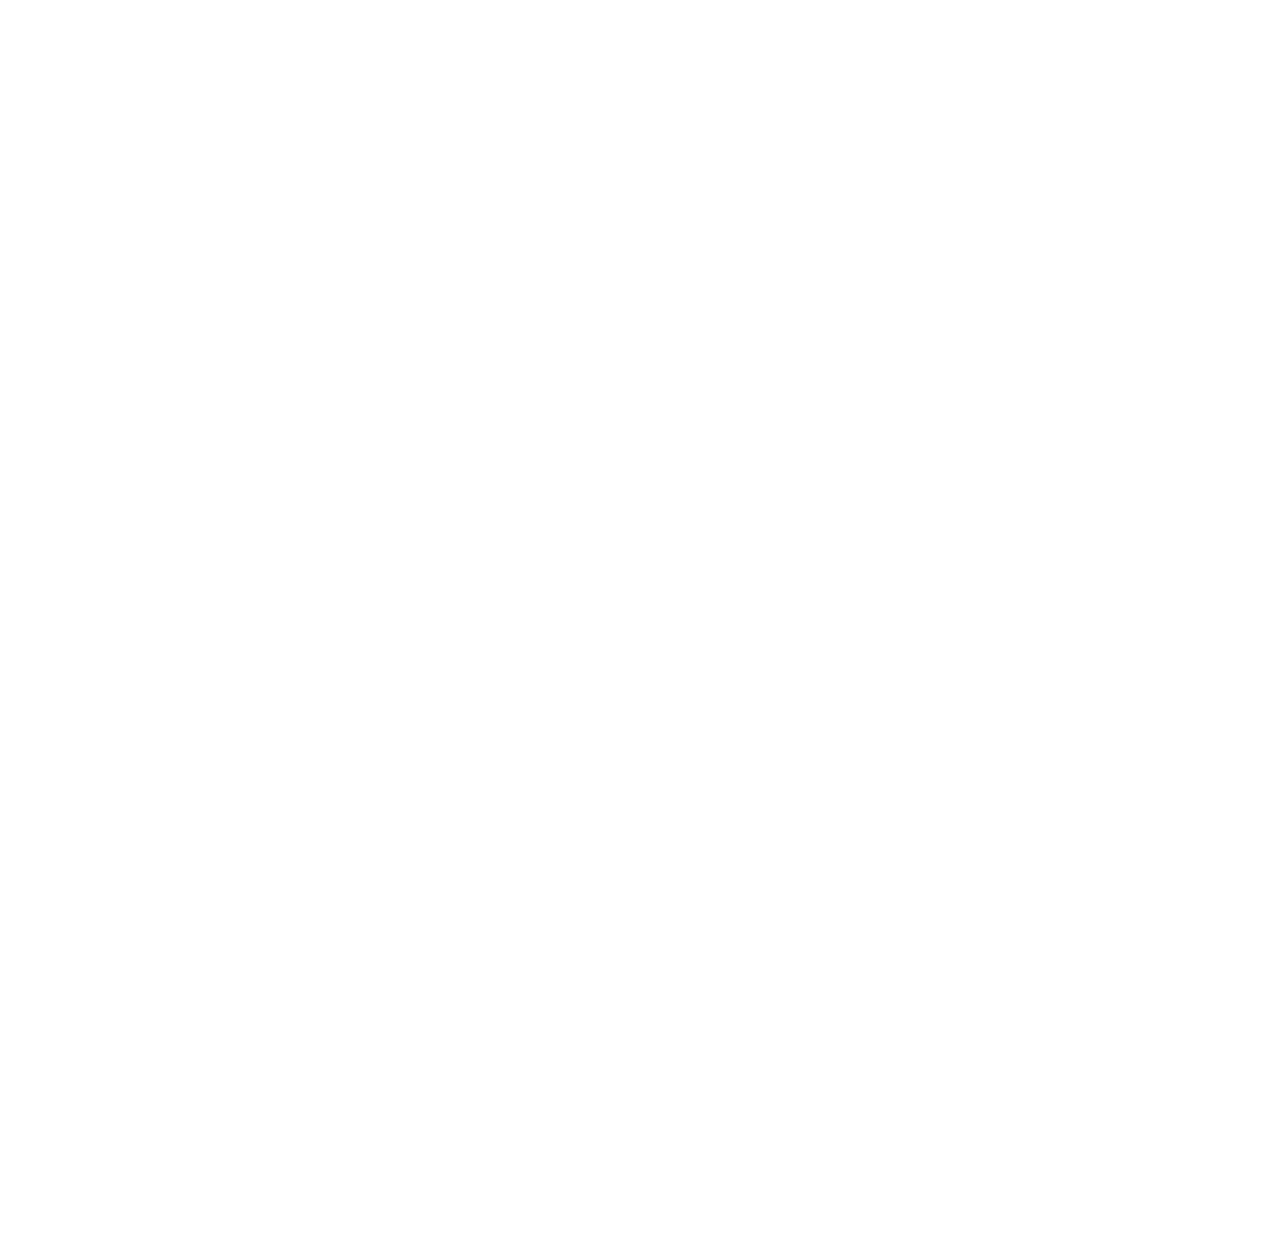
<file: listing.html>
<!DOCTYPE html>
<html lang="en">
<head>
  <meta charset="UTF-8">
  <meta http-equiv="X-UA-Compatible" content="IE=edge">
  <meta name="viewport" content="width=device-width, initial-scale=1.0">
  <meta name="title" content="Clario – Digital, Consulting & Lawyer Agency HTML Template">
  <meta name="description" content="Clario is a modern and professional HTML template designed for digital agencies, business consultants, and law firms. Fully responsive, SEO-friendly, and easy to customize.">
  <meta name="keywords" content="digital agency template, consulting HTML template, lawyer website, business consulting, responsive html, Clario, agency site, HTML5, Bootstrap">
  <meta name="author" content="Developed by SoftCrafty">
  <title>Holistic Care HTML Template</title>

  <!-- Site Favicon -->
  <link rel="shortcut icon" href="assets/imgs/logo/favicon.png" type="image/x-icon">
  <!-- All CSS Files -->
  <link rel="stylesheet" href="assets/css/all.min.css">
  <link rel="stylesheet" href="assets/css/bootstrap.min.css">
  <link rel="stylesheet" href="assets/css/meanmenu.min.css">
  <link rel="stylesheet" href="assets/css/swiper-bundle.min.css">
  <link rel="stylesheet" href="assets/css/magnific-popup.min.css">
  <link rel="stylesheet" href="assets/css/nice-select.min.css">
  <link rel="stylesheet" href="assets/css/sc-cursor.min.css">
  <link rel="stylesheet" href="assets/css/style.css">
</head>

<body>

  <!-- Preloader -->
  <!-- <div class="preloader-wrap">
    <div class="site-preloader"></div>
  </div> -->

  <!-- Scroll to top -->
  <!-- <button id="scroll_top" class="scroll--top"><i class="fa-solid fa-arrow-up"></i></button> -->

  <!-- Mobile Offcanvas -->
  <div class="offcanvas__area offcanvas offcanvas-end" tabindex="-1" id="offcanvasRight">
    <div class="offcanvas-header">
      <img src="assets/imgs/logo/logo.png" alt="Logo" class="logo">
      <button class="btn--close" data-bs-dismiss="offcanvas">
        <i class="fa-solid fa-xmark"></i>
      </button>
    </div>
    <div class="offcanvas-body offcanvas__body">
      <div class="mobile_menu"></div>
    </div>
  </div>

  <!-- Header area start -->
  <header class="header__area" id="header">
    <div class="container">
      <div class="row">
        <div class="header__wrapper">
          <div class="logo-wrapper">
            <div class="logo">
              <a href="index.html" class="standard-logo">
                <img src="assets/imgs/logo/logo.png" alt="standard-logo" >
              </a>
              <a href="index.html" class="sticky-logo">
                <img src="assets/imgs/logo/logo.png" alt="sticky-logo" >
              </a>
            </div>
          </div>
          <div class="header-menu-wrapper">         
            <nav class="main-menu">
              <ul>
                <li class="has-dropdown"><a href="#">Home</a>
                  <ul class="main-dropdown">
                    <li><a href="index.html">Home One</a></li>
                    <li><a href="index-2.html">Home Two</a></li>
                  </ul>
                </li>
                <li><a href="about.html">About</a></li>
  
                <li class="has-dropdown"><a href="#">pages</a>
                  <ul class="main-dropdown">
                    <li><a href="service.html">Service</a></li>
                    <li><a href="service-details.html">Service Details</a></li>
                    <li><a href="project.html">Project</a></li>
                    <li><a href="project-details.html">Project Details</a></li>
                    <li><a href="team.html">Team</a></li>
                    <li><a href="team-details.html">Team Details</a></li>
                    <li><a href="pricing.html">Pricing</a></li>
                    <li><a href="testimonial.html">Testimonial</a></li>
                    <li><a href="faq.html">FAQs</a></li>
                    <li><a href="404.html">404 page</a></li>
                  </ul>
                </li>
  
                <li class="has-dropdown"><a href="#">blog</a>
                  <ul class="main-dropdown">
                    <li><a href="blog.html">Blog</a></li>
                    <li><a href="blog-details.html">Blog Details</a></li>
                  </ul>
                </li>
  
                <li><a href="contact.html">Contact</a></li>
              </ul>
            </nav>
          </div>
          <div class="header__right">    
            <div class="user-with-btn">
              <span class="user-icon">
                <i class="fa-regular fa-user"></i>
              </span>
              <a href="contact.html" class="primary-btn" target="_blank">
                <i class="fa fa-plus"></i>
                <span>Add Listing</span>
              </a>
            </div>      
  
            <button class="menu--open" data-bs-toggle="offcanvas" data-bs-target="#offcanvasRight">
              <i class="fa-solid fa-bars"></i>
            </button>
          </div>          
        </div>
      </div>      
    </div>
  </header>
  <!-- Header area end -->
  <div id="smooth-wrapper">
      <div id="smooth-content">


        <!-- Inner Hero Start -->
        <section class="inner_hero style_1">
            <div class="overly">
                <div class="container align-items-center">
                    <div class="row">
                        <div class="col-lg-6">
                            <div class="sub_heading">
                                <h2>Listing</h2>
                        </div>
                    </div>
                    <div class="col-lg-6 d-md-flex justify-content-end align-items-center">
                        <div class="heading_menu">
                            <ul>
                                <li><a href="index.html">Home</a></li>
                                <li><a href="listing_details1.html"><span><i class="fa-solid fa-angle-right"></i></span>Listing</a></li>
                            </ul>
                        </div>
                    </div>
                </div>
            </div>
        </div>
            
        </section> 
       <!-- Inner Hero End -->  

       <!-- List Start -->
       <section class="listing_details_area mt-150 pb-150">
        <div class="container">
            <div class="row">
                <div class="col-lg-4">
                    <div class="sidebar">
                        <div class="widget top_category">
                            <div class="widget-title-box">
                                <h3 class="wp-block-heading">Top Category</h3>
                              </div>
                              <div class="top_category_contains mt-30">
                                <ul>
                                    <li><a href="#">Holistic Services</a></li>
                                    <li><a href="#">Natural Product</a></li>
                                    <li><a href="#">Healty Eating</a></li>
                                    <li><a href="#">Business</a></li>
                                </ul>
                              </div>
                        </div>
                        <div class="widget advanced_search mt-60">
                            <div class="widget-title-box style_1">
                                <h3 class="wp-block-heading">Advanced Search
                                    <button><i class="fa-regular fa-trash-can"></i></button>
                                </h3>
                              </div>
                              <div class="advanced_contains mt-30">
                                <input type="text" placeholder="What are you looking for?">
                                <input type="text" placeholder="Select catagory">
                                <select>
                                    <option selected>Select a location</option>
                                    <option value="#">Dhaka</option>
                                    <option value="#">USA</option>
                                    <option value="#">UK</option>
                                    <option value="#">Cananda</option>
                                  </select>
                                  <div class="title">
                                    <h4>Location</h4>
                                  </div>
                                  <div class="location_search mt-10">
                                      <input type="text" placeholder="Select a location">
                                      <button><i class="fa-solid fa-magnifying-glass"></i></button>
                                    </div>
                                    <div class="title mt-10">
                                      <h4>Price Range</h4>
                                    </div>
                                    <div class="price_range mt-10">
                                        <input type="text" placeholder="Min">
                                        <input type="text" placeholder="Max">
                                    </div>
                                    <div class="title mt-15">
                                        <h4>Special Search key</h4>
                                      </div>
                                      <div class="special_search_key mt-10">
                                        <div class="custom-radio">
                                            <label>
                                              <input type="radio" name="special_search">
                                              <span class="radio-mark"></span>
                                              Health Retreat
                                            </label>
                                            <label>
                                              <input type="radio" name="special_search">
                                              <span class="radio-mark"></span>
                                              Wholeness Center
                                            </label>
                                            <label>
                                              <input type="radio" name="special_search">
                                              <span class="radio-mark"></span>
                                              Nature's Path Wellness
                                            </label>
                                            <label>
                                              <input type="radio" name="special_search">
                                              <span class="radio-mark"></span>
                                              Soulful Serenity Spa
                                            </label>
                                        </div>
                                      </div>
                                      <div class="btn_area">
                                        <button type="button" class="primary-btn">Search <span><i class="fa-solid fa-arrow-right"></i></span></button>
                                      </div>
                              </div>
                        </div>
                      </div>
                </div>
            </div>
        </div>
      </section>
       <!-- List End -->
    
       

        <!-- Footer Start -->
        <footer class="footer mt-200">
          <div class="subscribe_area">
            <div class="container">
              <div class="stay_connected">
                <div class="row align-items-center">
                  <div class="col-lg-6">
                    <div class="sub_contains">
                      <div class="vector">
                        <img src="./assets/imgs/connected/vector1.png" alt="">
                      </div>
                      <div class="title">
                        <h3>Stay Connected</h3>
                      </div>
                      <p>Get monthy curated wellness tips and practitioner spotlights from linda.</p>
                    </div>
                  </div>
                  <div class="col-lg-6">
                    <div class="connected_form">
                      <div class="vector">
                        <img src="./assets/imgs/connected/vector2.png" alt="">
                      </div>
                      <form action="#" class="input_area">
                        <input type="email" placeholder="Your email...">
                        <button type="submit">Subscribe</button>
                      </form>
                    </div>
                  </div>
                </div>
              </div>
            </div>
          </div>
          <div class="vector">
            <img src="./assets/imgs/footer/vector.png" alt="">
          </div>
          <div class="container">
            <div class="row">
              <div class="col-12">
                <div class="footer_area_widget">
                  <div class="row">
                    <div class="footer_area_quick_menu pt-119 pb-74">
                      <div class="col-lg-4 col-md-7 col-12">
                        <div class="iteam_info">
                          <div class="iteam_content">
                            <div class="footer_logo logo_card style_1">
                              <a href="index.html" ><img src="./assets/imgs/logo/logo2.png" alt="footer logo"/></a>
                            </div>
                            <div class="describtion">
                              <p>Holistic care aims to treat the whole person - <br>
                                body, mind, and spirit - rather than 
                                focusing <br> on individual symptoms  personalized </p>
                            </div>
                            <div class="social_area">
                              <ul>
                                <li>
                                  <a href="https://www.facebook.com/"><i class="fa-brands fa-facebook-f"></i></a>
                                </li>
                                <li>
                                  <a href="https://x.com/"><i class="fa-brands fa-x-twitter"></i></a>
                                </li>
                                <li>
                                  <a href="https://www.linkedin.com/"><i class="fa-brands fa-instagram"></i></a>
                                </li>
                                <li>
                                  <a href="https://www.instagram.com/"><i class="fa-brands fa-pinterest-p"></i></a>
                                </li>
                              </ul>
                            </div>
                          </div>
                        </div>
                      </div>
                      <div class="col-lg-2 col-md-4 col-12 d-flex justify-md-content-center">
                        <div class="quicklink">
                          <h3>Catagories</h3>
                          <ul>
                            <li><a href="about.html">Holistic Services </a></li>
                            <li><a href="about.html">Natural Product </a></li>
                            <li><a href="terms_condition.html">Healty Eating</a></li>
                            <li><a href="cookie_policy.html">Businesses</a></li>
                          </ul>
                        </div>
                      </div>
                      <div class="col-lg-2 col-md-7 col-12 d-flex justify-content-center">
                        <div class="quicklink">
                          <h3>Help</h3>
                          <ul>
                            <li><a href="categoriy.html">Sign In </a></li>
                            <li><a href="categoriy.html">Add Listing </a></li>
                            <li><a href="categoriy.html">Contact Us</a></li>
                            <li><a href="categoriy.html"> Blog</a></li>
                          </ul>
                        </div>
                      </div>
                       <div class="col-lg-4 col-md-7 col-12 d-lg-flex justify-content-end">
                        <div class="quicklink">
                          <h3>Contact</h3>
                          <div class="contact_card_area">
                            <div class="contact_card_wrapper">
                              <div class="contact_icon">
                                <span><i class="fa-solid fa-phone"></i></span>
                              </div>
                              <div class="contact_details">
                                <h5>Phone Number</h5>
                                 <a href="tel:2095550104">(209) 555-0104</a> 
                              </div>
                            </div>
                            <div class="contact_card_wrapper mt-30">
                              <div class="contact_icon">
                                <span><i class="fa-solid fa-location-dot"></i></span>
                              </div>
                              <div class="contact_details">
                                <h5>Location</h5>
                                <a href="https://www.google.com/maps?q=2464+Royal+Ln,+Mesa,+New+Jersey+45463" target="_blank">6391 Elgin St. Celina, Delaware 10299</a>
                              </div>
                            </div>
                            <!-- <div class="contact_card_wrapper mt-30">
                              <div class="contact_icon">
                                <span><i class="fa-solid fa-envelope"></i></span>
                              </div>
                              <div class="contact_details">
                                <h5>Email</h5>
                                <a href="mailto:info@example.com">abcd@gmail.com</a>
                              </div>
                            </div> -->
                          </div>
                        </div>
                      </div>
                    </div>
                  </div>
                  <!-- footer last menu start -->
                  <div class="footer_last">
                    <div class="col-lg-5 col-12">
                      <p>© Find Holistic Care. All Rights reserved.</p>
                    </div>
                    <div class="col-lg-7 col-12">
                      <div class="footer_last_menu">
                        <nav>
                          <ul>
                            <li><a href="terms_condition.html">Terms & Condition</a></li>
                            <li><a href="privacy_policy.html">Privacy Policy</a></li>
                            <li><a href="contact.html">Contact Us</a></li>
                          </ul>
                        </nav>
                      </div>
                    </div>
                  </div>
                  <!-- footer last menu end -->
                </div>
              </div>
            </div>
          </div>
        </footer>
        <!-- Footer End -->

      </div>
  </div>

   <!-- All JS Files -->
   <script src="assets/js/jquery-3.6.1.min.js"></script>
   <script src="assets/js/bootstrap.bundle.min.js"></script>
   <script src="assets/js/jquery.meanmenu.min.js"></script>
   <script src="assets/js/swiper-bundle.min.js"></script>
   <script src="assets/js/jquery.magnific-popup.min.js"></script>
   <script src="assets/js/counter.min.js"></script>
   <script src="assets/js/gsap.min.js"></script>
   <script src="assets/js/jquery.nice-select.min.js"></script>
   <script src="assets/js/ScrollTrigger.min.js"></script>
   <script src="assets/js/ScrollSmoother.min.js"></script>
   <script src="assets/js/SplitText.min.js"></script>
   <script src="assets/js/split-type-0.3.3.min.js"></script>
   <script src="assets/js/scrollreveal.min.js"></script>
   <script src="assets/js/sc-cursor.min.js"></script>
   <script src="assets/js/main.js"></script>
  </body>
</html>
</file>
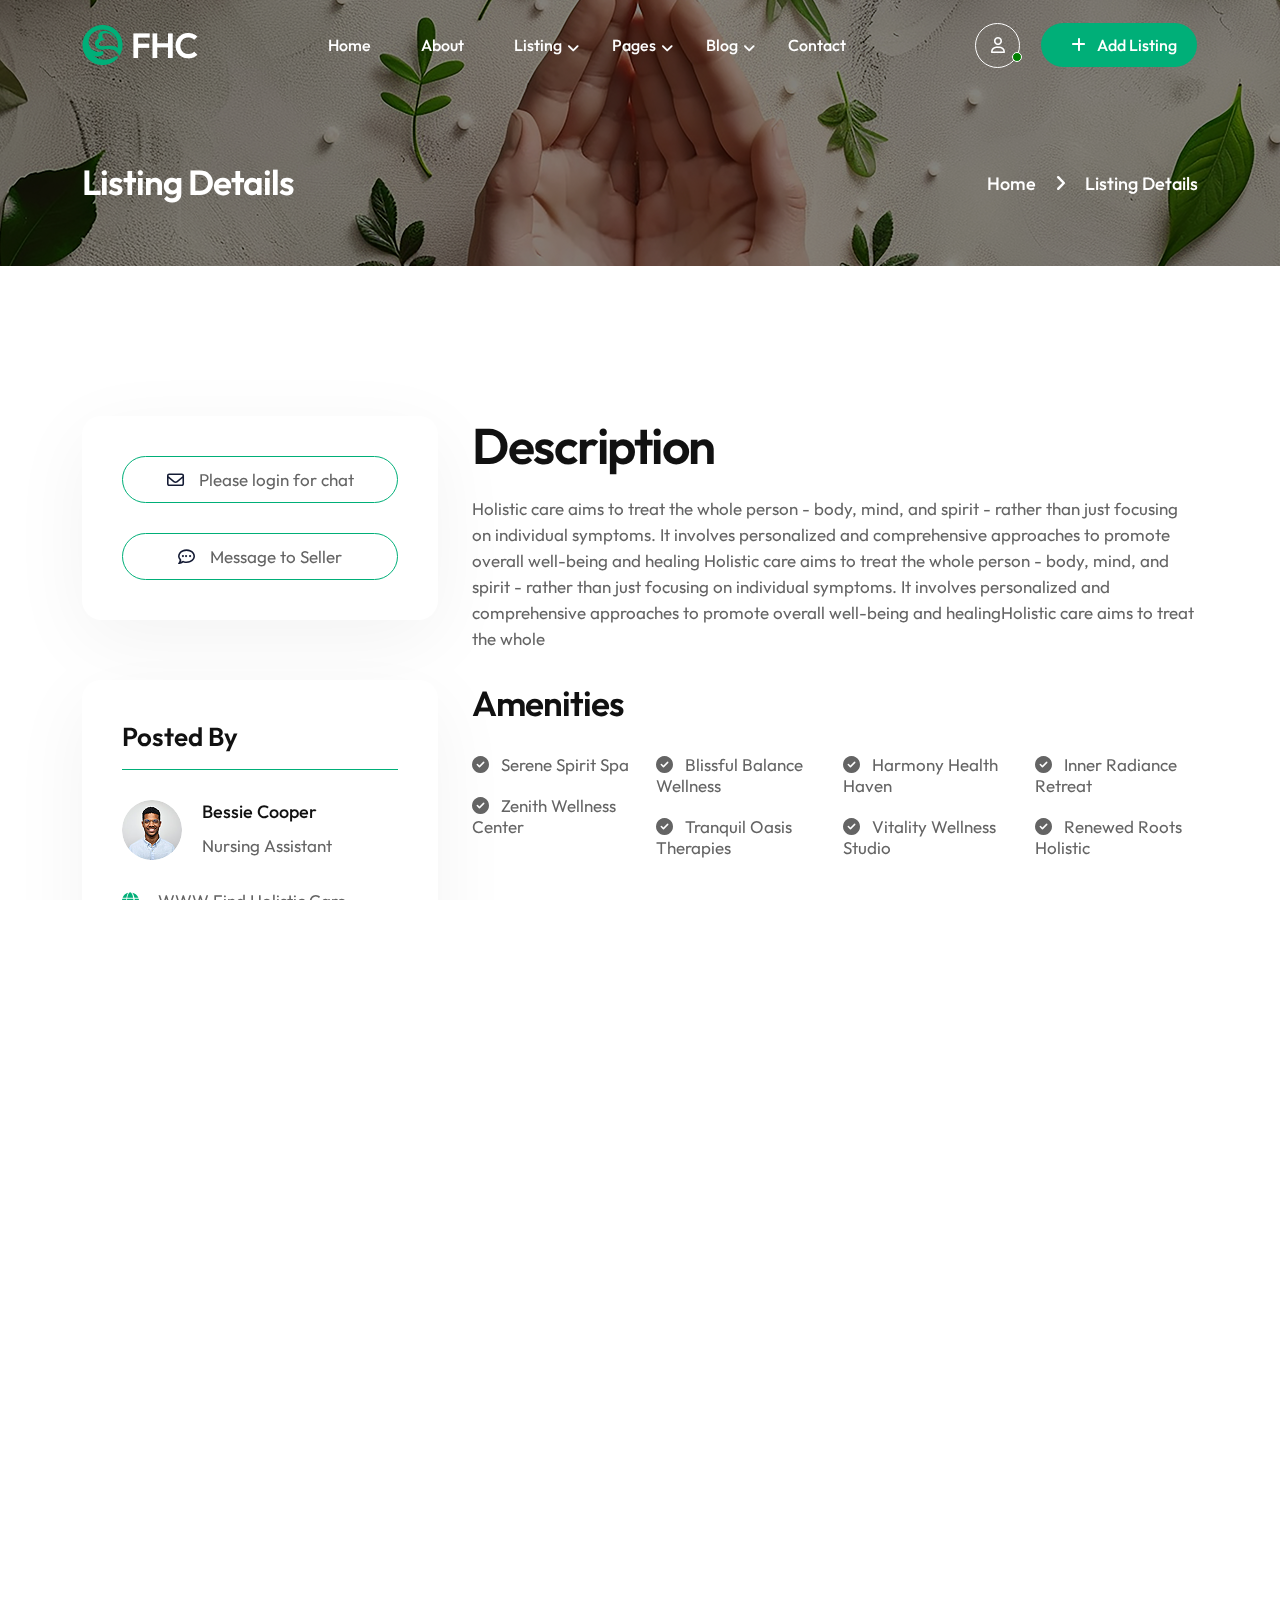
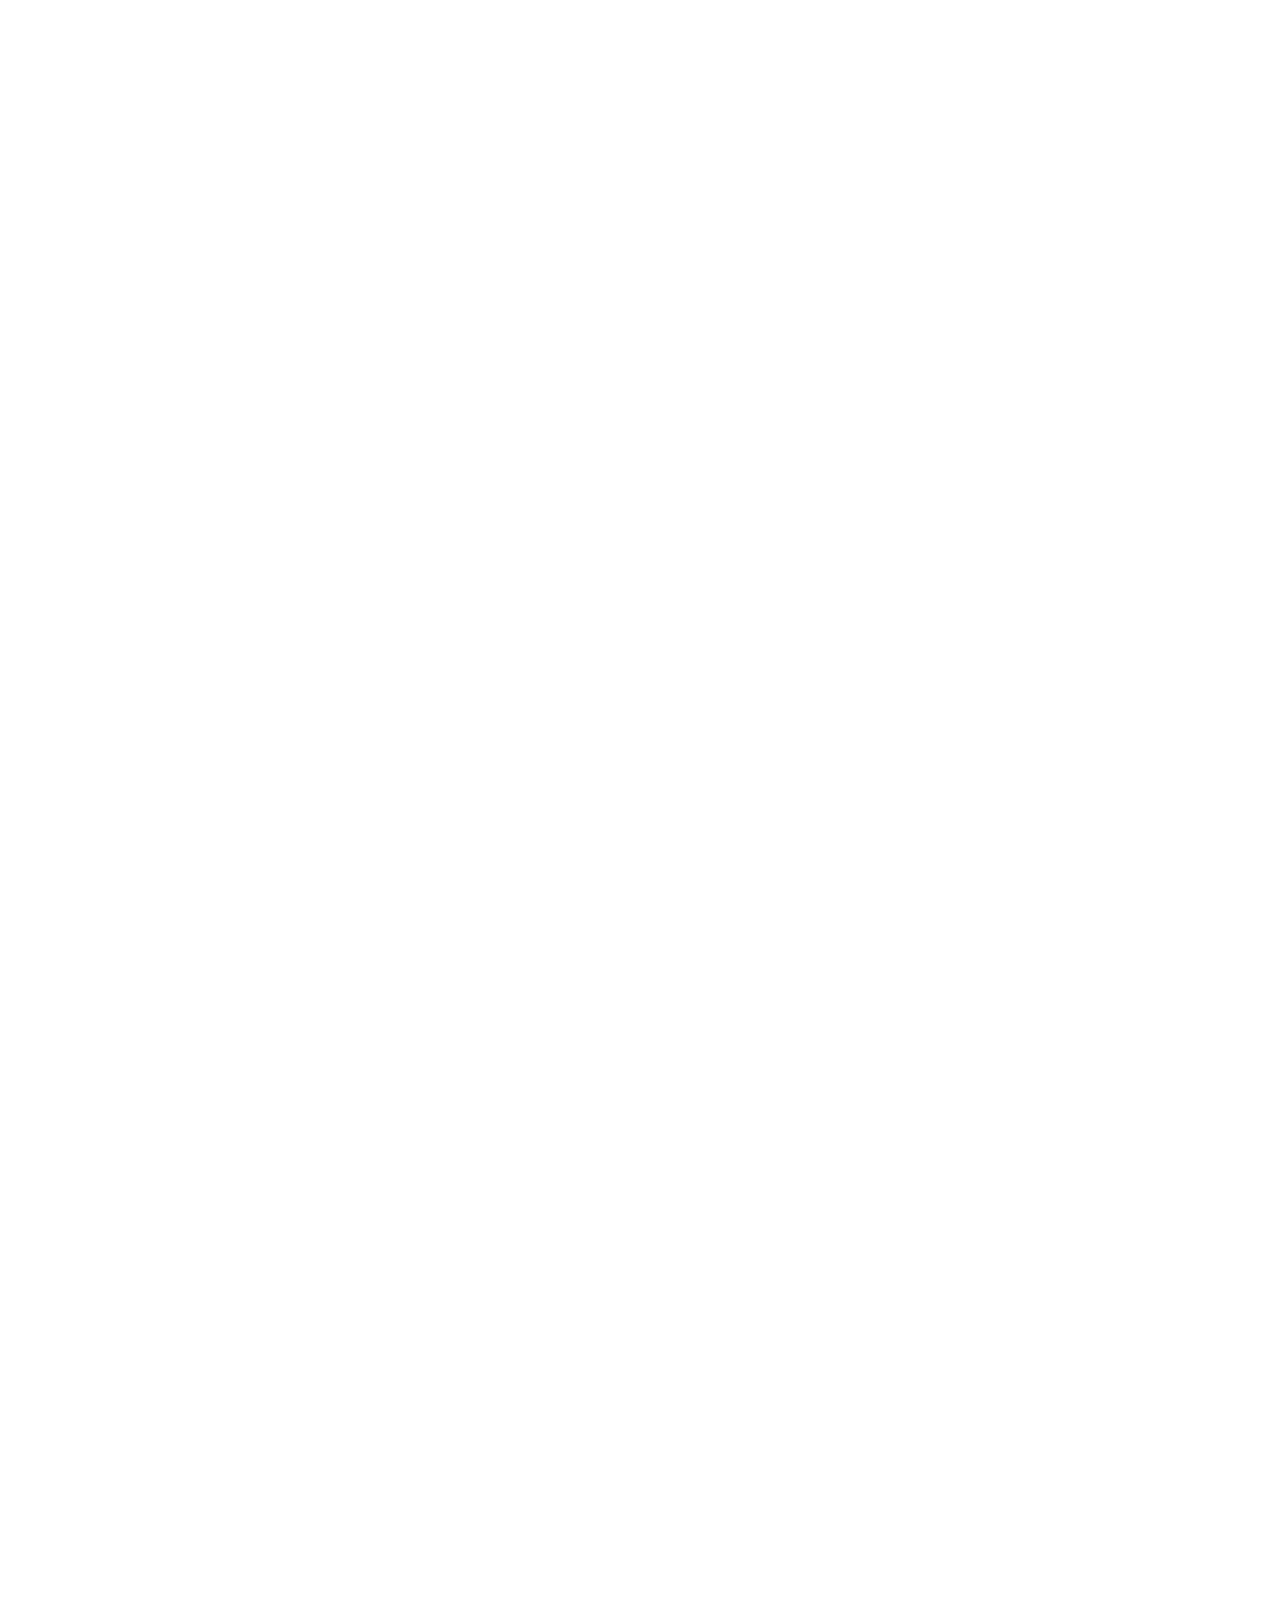
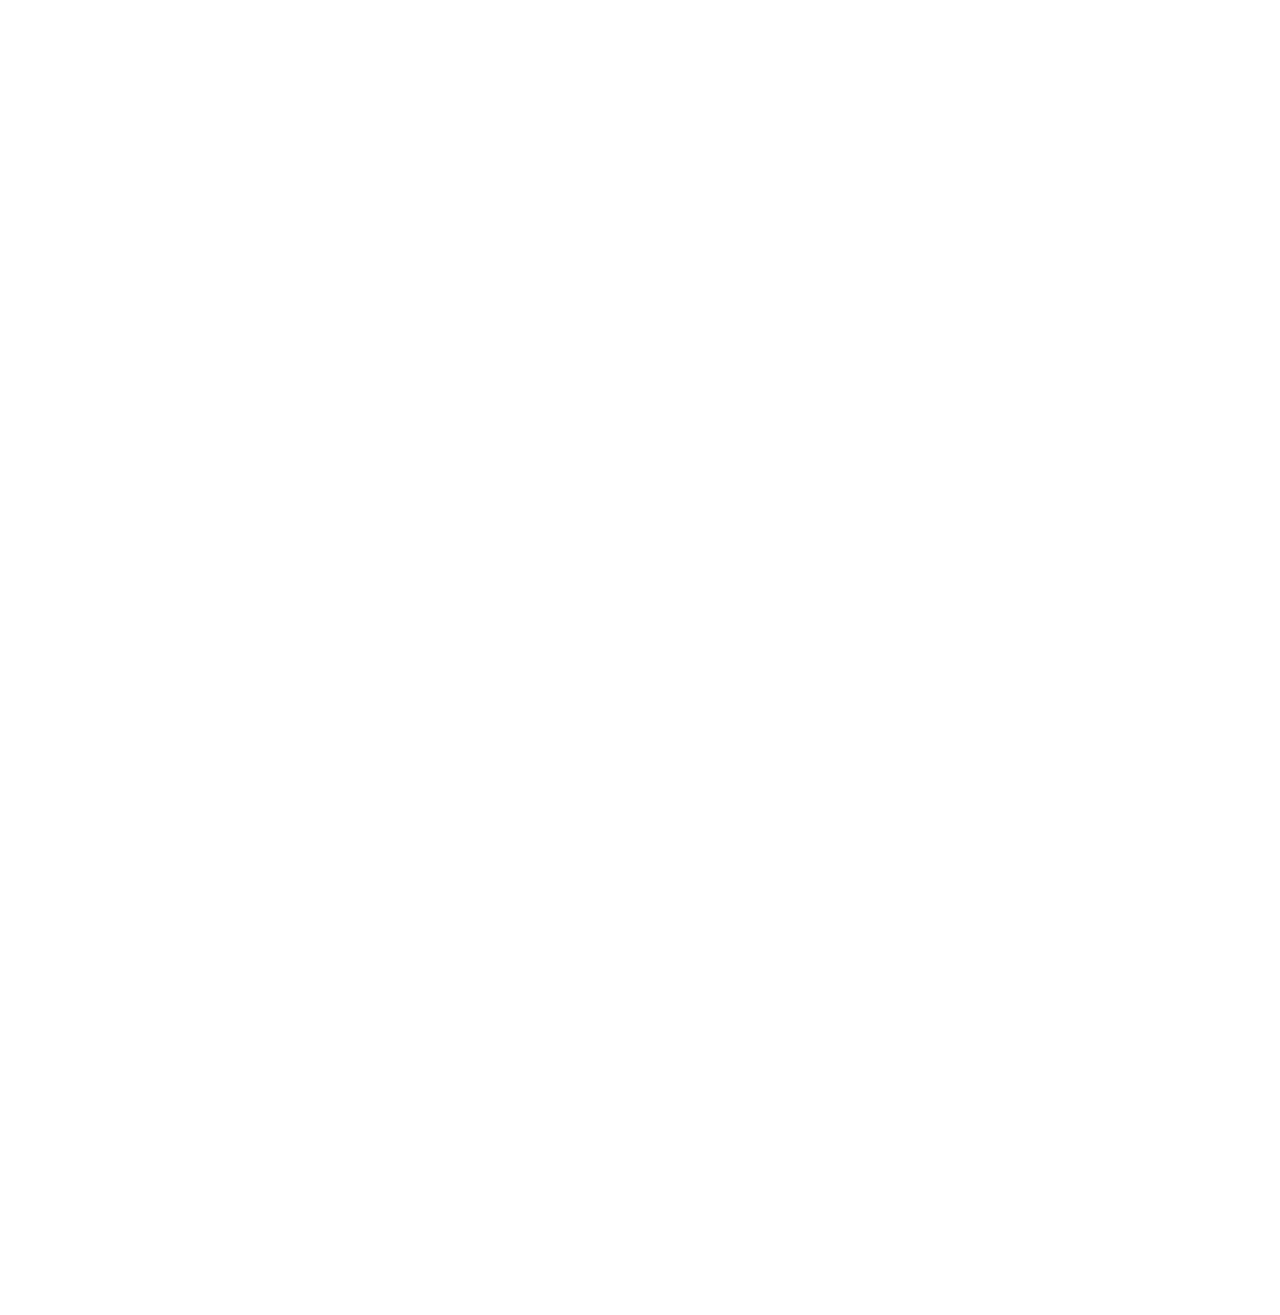
<file: listing_details1.html>
<!DOCTYPE html>
<html lang="en">
<head>
  <meta charset="UTF-8">
  <meta http-equiv="X-UA-Compatible" content="IE=edge">
  <meta name="viewport" content="width=device-width, initial-scale=1.0">
  <meta name="title" content="Clario – Digital, Consulting & Lawyer Agency HTML Template">
  <meta name="description" content="Clario is a modern and professional HTML template designed for digital agencies, business consultants, and law firms. Fully responsive, SEO-friendly, and easy to customize.">
  <meta name="keywords" content="digital agency template, consulting HTML template, lawyer website, business consulting, responsive html, Clario, agency site, HTML5, Bootstrap">
  <meta name="author" content="Developed by SoftCrafty">
  <title>Holistic Care HTML Template</title>

  <!-- Site Favicon -->
  <link rel="shortcut icon" href="assets/imgs/logo/favicon.png" type="image/x-icon">
  <!-- All CSS Files -->
  <link rel="stylesheet" href="assets/css/all.min.css">
  <link rel="stylesheet" href="assets/css/bootstrap.min.css">
  <link rel="stylesheet" href="assets/css/meanmenu.min.css">
  <link rel="stylesheet" href="assets/css/swiper-bundle.min.css">
  <link rel="stylesheet" href="assets/css/magnific-popup.min.css">
  <link rel="stylesheet" href="assets/css/nice-select.min.css">
  <link rel="stylesheet" href="assets/css/sc-cursor.min.css">
  <link rel="stylesheet" href="assets/css/style.css">
</head>

<body>

  <!-- Preloader -->
  <!-- <div class="preloader-wrap">
    <div class="site-preloader"></div>
  </div> -->

  <!-- Scroll to top -->
  <!-- <button id="scroll_top" class="scroll--top"><i class="fa-solid fa-arrow-up"></i></button> -->

  <!-- Mobile Offcanvas -->
  <div class="offcanvas__area offcanvas offcanvas-end" tabindex="-1" id="offcanvasRight">
    <div class="offcanvas-header">
      <img src="assets/imgs/logo/logo2.png" alt="Logo" class="logo">
      <button class="btn--close" data-bs-dismiss="offcanvas">
        <i class="fa-solid fa-xmark"></i>
      </button>
    </div>
    <div class="offcanvas-body offcanvas__body">
      <div class="mobile_menu"></div>
    </div>
  </div>

  <!-- Header area start -->
  <header class="header__area" id="header">
    <div class="container">
      <div class="row">
        <div class="header__wrapper">
          <div class="logo-wrapper">
            <div class="logo">
              <a href="index.html" class="standard-logo">
                <img src="assets/imgs/logo/logo.png" alt="standard-logo" >
              </a>
              <a href="index.html" class="sticky-logo">
                <img src="assets/imgs/logo/logo.png" alt="sticky-logo" >
              </a>
            </div>
          </div>
          <div class="header-menu-wrapper">         
            <nav class="main-menu">
              <ul>
                <li><a href="index.html">Home</a></li>
                <li><a href="about.html">About</a></li>

                <li class="has-dropdown"><a href="#">Listing</a>
                  <ul class="main-dropdown">
                    <li><a href="listing.html">Listing</a></li>
                    <li><a href="listing_details1.html">Listing 01</a></li>
                    <li><a href="listing_details2.html">Listing 02</a></li>
                    <li><a href="listing_details3.html">Listing 03</a></li>
                    <li><a href="listing_details4.html">Listing 04</a></li>
                  </ul>
                </li>
  
                <li class="has-dropdown"><a href="#">pages</a>
                  <ul class="main-dropdown">
                    <li><a href="service_details.html">Service Details</a></li>
                    <li><a href="faq.html">Faq</a></li>
                    <li><a href="user_dashboard.html">User Dashboard (Guest)</a></li>
                    <li><a href="owner_dashboard.html">User Dashboard (Owner)</a></li>
                  </ul>
                </li>
  
                <li class="has-dropdown"><a href="#">blog</a>
                  <ul class="main-dropdown">
                    <li><a href="blog.html">Blog</a></li>
                    <li><a href="blog-details.html">Blog Details</a></li>
                  </ul>
                </li>
  
                <li><a href="contact.html">Contact</a></li>
              </ul>
            </nav>
          </div>
          <div class="header__right">    
            <div class="user-with-btn">
              <span class="user-icon">
                <i class="fa-regular fa-user"></i>
              </span>
              <a href="contact.html" class="primary-btn" target="_blank">
                <i class="fa fa-plus"></i>
                <span>Add Listing</span>
              </a>

              <button class="menu--open" data-bs-toggle="offcanvas" data-bs-target="#offcanvasRight">
                <i class="fa-solid fa-bars"></i>
              </button>
            </div>      
  
          </div>          
        </div>
      </div>      
    </div>
  </header>
  <!-- Header area end -->
  <div id="smooth-wrapper">
      <div id="smooth-content">

                 <!-- Inner Hero Start -->
        <section class="inner_hero style_1">
            <div class="overly">
                <div class="container align-items-center">
                    <div class="row align-items-center">
                        <div class="col-lg-6 col-md-6">
                            <div class="sub_heading">
                                <h2>Listing Details</h2>
                        </div>
                        </div>
                        <div class="col-lg-6 col-md-6 d-md-flex justify-content-end align-items-center">
                        <div class="heading_menu">
                            <ul>
                                <li><a href="index.html">Home</a></li>
                                <li><a href="listing_details1.html"><span><i class="fa-solid fa-angle-right"></i></span>Listing Details</a></li>
                            </ul>
                        </div>
                        </div>
                </div>
            </div>
        </div>
            
        </section> 
       <!-- Inner Hero End -->  

       <!-- Listing start -->
        <section class="listing_details_area mt-150">
            <div class="container">
                <div class="row style_1">
                    <div class="col-lg-4">
                        <div class="sidebar">
                            <div class="widget widget_login">
                              <a href="#"><span><i class="fa-regular fa-envelope"></i></span>Please login for chat</a>
                              <a href="#"><span><i class="fa-regular fa-comment-dots"></i></span>Message to Seller</a>
                            </div>
                            <div class="widget widget_posted mt-60">
                              <div class="widget-title-box">
                                <h3 class="wp-block-heading">Posted By</h3>
                              </div>
                              <div class="posted_content mt-30">
                                <div class="meta_info">
                                    <div class="user_img">
                                        <img src="./assets/imgs/listing_page/listing_user1.png" alt="">
                                    </div>
                                    <div class="user_name">
                                        <h5>Bessie Cooper</h5>
                                        <p>Nursing Assistant</p>
                                    </div>
                                </div>
                                <div class="user_abouts mt-30">
                                    <ul>
                                        <li><a href="#"><span><i class="fa-solid fa-globe"></i></span>WWW.find holistic care</a></li>
                                        <li><a href="tel:2095550104"><span><i class="fa-solid fa-phone"></i></span>(209) 555-0104</a></li>
                                        <li><a href="#"><span><i class="fa-solid fa-location-dot"></i></span>6391 Elgin St. Celina, Delaware 10299</a></li>
                                    </ul>
                                </div>
                                <div class="social_media mt-30">
                                  <h4>Follow Us On:</h4>
                                    <ul> 
                                          <li><a href="https://www.facebook.com/"><i class="fa-brands fa-facebook-f"></i></a></li>
                                          <li><a href="https://x.com/"><i class="fa-brands fa-instagram"></i></a></li>
                                          <li><a href="https://www.instagram.com/"><i class="fa-brands fa-x-twitter"></i></a></li>
                                          <li><a href="https://www.linkedin.com/"><i class="fa-brands fa-linkedin-in"></i></a></li>
                                      </ul>
                                </div>
                              </div>
                            </div>
                            <div class="widget widget_opening mt-60">
                              <div class="widget-title-box">
                                <h3 class="wp-block-heading">Opening Hours</h3>
                              </div>
                              <div class="posted_content mt-30">
                                <ul>
                                  <li><span>Saturday-</span> 10.20 Am To 2.30 Pm</li>
                                  <li><span>Sunday-</span> 9.20Am To 5.30 Pm</li>
                                  <li><span>Monday-</span> 10.20 Am To 4.30 Pm</li>
                                  <li><span>Tuesday-</span> 10.20 Am To 2.30 Pm</li>
                                  <li><span>Wednesday-</span> 12.20 Pm To 6.30 Pm</li>
                                  <li><span>Friday-</span> off</li>
                                </ul>
                              </div>
                            </div>
                            <div class="get_now mt-60">
                              <img src="./assets/imgs/listing_page/listing1.png" alt="">
                             <div class="get_btn">
                              <a class="primary-btn" href="contact.html"><span>Get It Now </span><i class="fa-solid fa-long-arrow-right"></i></a>
                            
                             </div>
                            </div>
                          </div>
                    </div>
                    <div class="col-lg-8">
                      <div class="listing_details_content">
                        <div class="description">
                          <div class="title">
                            <h2>Description</h2>
                          </div>
                          <div class="describtion mt-20">
                            <p>Holistic care aims to treat the whole person - body, mind, and spirit - rather than just focusing 
                              on individual symptoms. It involves personalized and comprehensive approaches to promote overall 
                              well-being and healing Holistic care aims to treat the whole person - body, mind, and spirit - rather
                               than just focusing on individual symptoms. It involves personalized and comprehensive approaches to 
                               promote overall well-being and healingHolistic care aims to treat the whole</p>
                          </div>
                        </div>
                        <div class="amenities mt-30">
                          <div class="title">
                            <h3>Amenities</h3>
                          </div>
                          <div class="row style_001 mt-30">
                            <div class="col-lg-3">
                              <ul>
                                <li><span><i class="fa-solid fa-circle-check"></i></span>Serene Spirit Spa</li>
                                <li><span><i class="fa-solid fa-circle-check"></i></span>Zenith Wellness Center</li>
                              </ul>
                            </div>
                            <div class="col-lg-3 px-2">
                              <ul>
                                <li><span><i class="fa-solid fa-circle-check"></i></span>Blissful Balance Wellness</li>
                                <li><span><i class="fa-solid fa-circle-check"></i></span>Tranquil Oasis Therapies</li>
                              </ul>
                            </div>
                            <div class="col-lg-3 px-2">
                              <ul>
                                <li><span><i class="fa-solid fa-circle-check"></i></span>Harmony Health Haven</li>
                                <li><span><i class="fa-solid fa-circle-check"></i></span>Vitality Wellness Studio</li>
                              </ul>
                            </div>
                            <div class="col-lg-3">
                              <ul>
                                <li><span><i class="fa-solid fa-circle-check"></i></span>Inner Radiance Retreat</li>
                                <li><span><i class="fa-solid fa-circle-check"></i></span>Renewed Roots Holistic</li>
                              </ul>
                            </div>
                          </div>
                        </div>
                        <div class="holistic_iteam_card mt-40">
                          <div class="title">
                            <h3>Holistic iteam</h3>
                          </div>
                          <div class="holistic_iteam_wrapper mt-30">
                            <div class="row">
                            <div class="col-lg-6 d-flex align-items-center">
                              <div class="holistic_iteam_contains">
                                <h4><a href="listing_details3.html">Natural Product</a></h4>
                                <div class="describtion mt-20">
                                  <p>Holistic care focuses on treating the person - 
                                    <br> mind, body, and spirit - to promote </p>
                                </div>
                              </div>
                            </div>
                            <div class="col-lg-6">
                              <div class="holistic_iteam_img">
                                <div class="row align-items-center">
                                  <div class="col-lg-4 d-flex justify-content-center">
                                    <div class="price">
                                      <span>$120</span>
                                    </div>
                                  </div>
                                  <div class="col-lg-8">
                                    <div class="iteam_img">
                                      <img src="./assets/imgs/listing_page/iteam_card/iteam1.png" alt="">
                                    </div>
                                  </div>
                                </div>
                              </div>
                            </div>
                          </div>
                          </div>
                         <div class="holistic_iteam_wrapper mt-30">
                           <div class="row">
                            <div class="col-lg-6 d-flex align-items-center">
                              <div class="holistic_iteam_contains">
                                <h4><a href="listing_details2.html">Holistic Services</a></h4>
                                <div class="describtion mt-20">
                                  <p>Holistic care focuses on treating the person - 
                                    <br> mind, body, and spirit - to promote </p>
                                </div>
                              </div>
                            </div>
                            <div class="col-lg-6">
                              <div class="holistic_iteam_img">
                                <div class="row align-items-center">
                                  <div class="col-lg-4 d-flex justify-content-center">
                                    <div class="price">
                                      <span>$80</span>
                                    </div>
                                  </div>
                                  <div class="col-lg-8">
                                    <div class="iteam_img">
                                      <img src="./assets/imgs/listing_page/iteam_card/iteam2.png" alt="">
                                    </div>
                                  </div>
                                </div>
                              </div>
                            </div>
                          </div>
                         </div>
                          <div class="holistic_iteam_wrapper mt-30">
                           <div class="row">
                            <div class="col-lg-6 d-flex align-items-center">
                              <div class="holistic_iteam_contains">
                                <h4><a href="listing_details4.html">Healty Eating</a></h4>
                                <div class="describtion mt-20">
                                  <p>Holistic care focuses on treating the person - 
                                    <br> mind, body, and spirit - to promote </p>
                                </div>
                              </div>
                            </div>
                            <div class="col-lg-6">
                              <div class="holistic_iteam_img">
                                <div class="row align-items-center">
                                  <div class="col-lg-4 d-flex justify-content-center">
                                    <div class="price">
                                      <span>$90</span>
                                    </div>
                                  </div>
                                  <div class="col-lg-8">
                                    <div class="iteam_img">
                                      <a href="listing_details4.html"><img src="./assets/imgs/listing_page/iteam_card/iteam3.png" alt=""></a>
                                    </div>
                                  </div>
                                </div>
                              </div>
                            </div>
                           </div>
                          </div>
                         <div class="holistic_iteam_wrapper mt-30">
                           <div class="row">
                            <div class="col-lg-6 d-flex align-items-center">
                              <div class="holistic_iteam_contains">
                                <h4><a href="listing_details2.html">Business</a></h4>
                                <div class="describtion mt-20">
                                  <p>Holistic care focuses on treating the person - 
                                    <br> mind, body, and spirit - to promote </p>
                                </div>
                              </div>
                            </div>
                            <div class="col-lg-6">
                              <div class="holistic_iteam_img">
                                <div class="row align-items-center">
                                  <div class="col-lg-4 d-flex justify-content-center">
                                    <div class="price">
                                      <span>$150</span>
                                    </div>
                                  </div>
                                  <div class="col-lg-8">
                                    <div class="iteam_img">
                                     <a href="listing_details4.html"> <img src="./assets/imgs/listing_page/iteam_card/iteam4.png" alt=""></a>
                                    </div>
                                  </div>
                                </div>
                              </div>
                            </div>
                           </div>
                         </div>
                        </div>
                        <div class="map_view mt-40">
                          <div class="title">
                            <h3>Map View</h3>
                          </div>
                          <div class="row">
                            <div class="col-12">
                              <div class="maps mt-30">
                                <iframe 
                                  src="https://www.google.com/maps/embed?pb=!1m18!1m12!1m3!1d3651.902032570926!2d90.39125501498131!3d23.75089558459017!2m3!1f0!2f0!3f0!3m2!1i1024!2i768!4f13.1!3m3!1m2!1s0x3755b93b8f76b6c1%3A0x45a8f1a7e5a85e48!2sDhaka!5e0!3m2!1sen!2sbd!4v1645094357123!5m2!1sen!2sbd" 
                                  width="100%" 
                                  height="413" 
                                  style="border:0;" 
                                  allowfullscreen="" 
                                  loading="lazy">
                                </iframe>
                            </div>
                            </div>
                          </div>
                        </div>
                        <div class="video_area mt-40">
                          <div class="title">
                            <h3>Video</h3>
                          </div>
                          <div class="row mt-30">
                            <div class="col-12">
                              <div class="video_frame">
                                <img src="./assets/imgs/listing_page/video_img.png" alt="">
                                <a class="playBtn" href="https://www.youtube.com/embed/nl4hYMSF9bg?si=zsFgoSAJIdwU8oiv"><i class="fa-solid fa-play"></i>
                                </a>
                              </div>
                            </div>
                          </div>
                        </div>
                        <div class="post-comments-form mt-40">
                          <div class="comment-respond">
                          <div class="post-comments-title">
                            <h3>Leave feedback about this</h3>
                          </div>
                            <form action="#" method="post" class="comment-form mt-13">
                              <div class="row">
                               <div class="col-md-6 mt-30">
                                <div class="input_box">
                                 <input type="text" placeholder="Your name" required>
                               </div>
                               </div>
                               <div class="col-md-6 mt-30">
                                <div class="input_box">
                                 <input type="email" placeholder="Email" required>
                               </div>
                               </div>
                               <div class="col-md-6 mt-30">
                                <div class="input_box">
                                 <input type="text" placeholder="Title" required>
                               </div>
                               </div>
                               <div class="col-md-6 mt-30">
                                <div class="input_box">
                                 <input type="number" placeholder="Website" required>
                               </div>
                               </div>
                               <div class="col-12 mt-30">
                                <div class="contacts-message">
                              <textarea name="comment_box" id="comment_box" placeholder="Write A Review" required></textarea>
                            </div>
                               </div>
                            </div>
                            <div class="rating mt-30">
                              <h5>Rating</h5>
                              <ul>
                                <li><i class="fa-solid fa-star"></i></li>
                                <li><i class="fa-solid fa-star"></i></li>
                                <li><i class="fa-solid fa-star"></i></li>
                                <li><i class="fa-solid fa-star"></i></li>
                                <li><i class="fa-solid fa-star"></i></li>
                              </ul>
                            </div>
                            <div class="image_upload mt-30">
                              <h5>Upload Image</h5>
                              <div class="form-row">
                                  <div class="upload-area">
                                      <input type="file" id="logoUpload" accept="image/*" style="display: none;">
                                      <button type="button" class="upload-button" id="customUploadButton">Upload File</button>
                                  </div>
                              </div>
                            </div>
                              <div class="message_sent_btn mt-30">
                                  <button class="primary-btn" type="submit">Submit Review<span><i class="fa-solid fa-long-arrow-right"></i></span></button>
                                
                              </div>
                            </form>
                        </div>
                        </div>
                      </div>
                    </div>
                </div>
            </div>
        </section>
       <!-- Listing end -->

        <!-- Footer Start -->
        <footer class="footer mt-295">
          <div class="subscribe_area">
            <div class="container">
              <div class="stay_connected">
                <div class="row align-items-center">
                  <div class="col-lg-6">
                    <div class="sub_contains">
                      <div class="vector">
                        <img src="./assets/imgs/connected/vector1.png" alt="">
                      </div>
                      <div class="title">
                        <h3>Stay Connected</h3>
                      </div>
                      <p>Get monthy curated wellness tips and <br class="d-lg-none"> practitioner spotlights from linda.</p>
                    </div>
                  </div>
                  <div class="col-lg-6">
                    <div class="connected_form">
                      <div class="vector">
                        <img src="./assets/imgs/connected/vector2.png" alt="">
                      </div>
                      <form action="#" class="input_area">
                        <input type="email" placeholder="Your email...">
                        <button type="submit">Subscribe</button>
                      </form>
                    </div>
                  </div>
                </div>
              </div>
            </div>
          </div>
          <div class="vector">
            <img src="./assets/imgs/footer/vector.png" alt="">
          </div>
          <div class="container">
            <div class="row">
              <div class="col-12">
                <div class="footer_area_widget">
                  <div class="row">
                    <div class="footer_area_quick_menu pt-119 pb-74">
                      <div class="col-lg-4 col-md-7 col-12">
                        <div class="iteam_info">
                          <div class="iteam_content">
                            <div class="footer_logo logo_card style_1">
                              <a href="index.html" ><img src="./assets/imgs/logo/logo2.png" alt="footer logo"/></a>
                            </div>
                            <div class="describtion">
                              <p>Holistic care aims to treat the whole person - <br>
                                body, mind, and spirit - rather than 
                                focusing <br> on individual symptoms  personalized </p>
                            </div>
                            <div class="social_area">
                              <ul>
                                <li>
                                  <a href="https://www.facebook.com/"><i class="fa-brands fa-facebook-f"></i></a>
                                </li>
                                <li>
                                  <a href="https://x.com/"><i class="fa-brands fa-x-twitter"></i></a>
                                </li>
                                <li>
                                  <a href="https://www.instagram.com/"><i class="fa-brands fa-instagram"></i></a>
                                </li>
                                <li>
                                  <a href="https://www.pinterest.com/"><i class="fa-brands fa-pinterest-p"></i></a>
                                </li>
                              </ul>
                            </div>
                          </div>
                        </div>
                      </div>
                      <div class="col-lg-2 col-md-4 col-12 d-flex justify-md-content-center">
                        <div class="quicklink">
                          <h3>Catagories</h3>
                          <ul>
                            <li><a href="listing_details3.html">Holistic Services </a></li>
                            <li><a href="listing_details1.html">Natural Product </a></li>
                            <li><a href="listing_details4.html">Healty Eating</a></li>
                            <li><a href="listing_details2.html">Businesses</a></li>
                          </ul>
                        </div>
                      </div>
                      <div class="col-lg-2 col-md-2 col-12 d-lg-flex justify-content-center">
                        <div class="quicklink">
                          <h3>Help</h3>
                          <ul>
                            <li><a href="contact.html">Sign In </a></li>
                            <li><a href="listing.html">Add Listing </a></li>
                            <li><a href="contact.html">Contact Us</a></li>
                            <li><a href="blog.html"> Blog</a></li>
                          </ul>
                        </div>
                      </div>
                       <div class="col-lg-4 col-md-7 col-12 d-lg-flex justify-content-end">
                        <div class="quicklink">
                          <h3>Contact</h3>
                          <div class="contact_card_area">
                            <div class="contact_card_wrapper">
                              <div class="contact_icon">
                                <span><i class="fa-solid fa-phone"></i></span>
                              </div>
                              <div class="contact_details">
                                <h5>Phone Number</h5>
                                 <a href="tel:2095550104">(209) 555-0104</a> 
                              </div>
                            </div>
                            <div class="contact_card_wrapper mt-30">
                              <div class="contact_icon">
                                <span><i class="fa-solid fa-location-dot"></i></span>
                              </div>
                              <div class="contact_details">
                                <h5>Location</h5>
                                <a href="https://www.google.com/maps?q=2464+Royal+Ln,+Mesa,+New+Jersey+45463" target="_blank">6391 Elgin St. Celina, Delaware 10299</a>
                              </div>
                            </div>
                          </div>
                        </div>
                      </div>
                    </div>
                  </div>
                  <!-- footer last menu start -->
                  <div class="footer_last">
                    <div class="col-lg-5 col-12">
                      <p>© Find Holistic Care. All Rights reserved.</p>
                    </div>
                    <div class="col-lg-7 col-12">
                      <div class="footer_last_menu">
                        <nav>
                          <ul>
                            <li><a href="contact.html">Terms & Condition</a></li>
                            <li><a href="contact.html">Privacy Policy</a></li>
                            <li><a href="contact.html">Contact Us</a></li>
                          </ul>
                        </nav>
                      </div>
                    </div>
                  </div>
                  <!-- footer last menu end -->
                </div>
              </div>
            </div>
          </div>
        </footer>
        <!-- Footer End -->

      </div>
  </div>

   <!-- All JS Files -->
   <script src="assets/js/jquery-3.6.1.min.js"></script>
   <script src="assets/js/bootstrap.bundle.min.js"></script>
   <script src="assets/js/jquery.meanmenu.min.js"></script>
   <script src="assets/js/swiper-bundle.min.js"></script>
   <script src="assets/js/jquery.magnific-popup.min.js"></script>
   <script src="assets/js/counter.min.js"></script>
   <script src="assets/js/gsap.min.js"></script>
   <script src="assets/js/jquery.nice-select.min.js"></script>
   <script src="assets/js/ScrollTrigger.min.js"></script>
   <script src="assets/js/ScrollSmoother.min.js"></script>
   <script src="assets/js/SplitText.min.js"></script>
   <script src="assets/js/split-type-0.3.3.min.js"></script>
   <script src="assets/js/scrollreveal.min.js"></script>
   <script src="assets/js/sc-cursor.min.js"></script>
   <script src="assets/js/main.js"></script>
  </body>
</html>
</file>
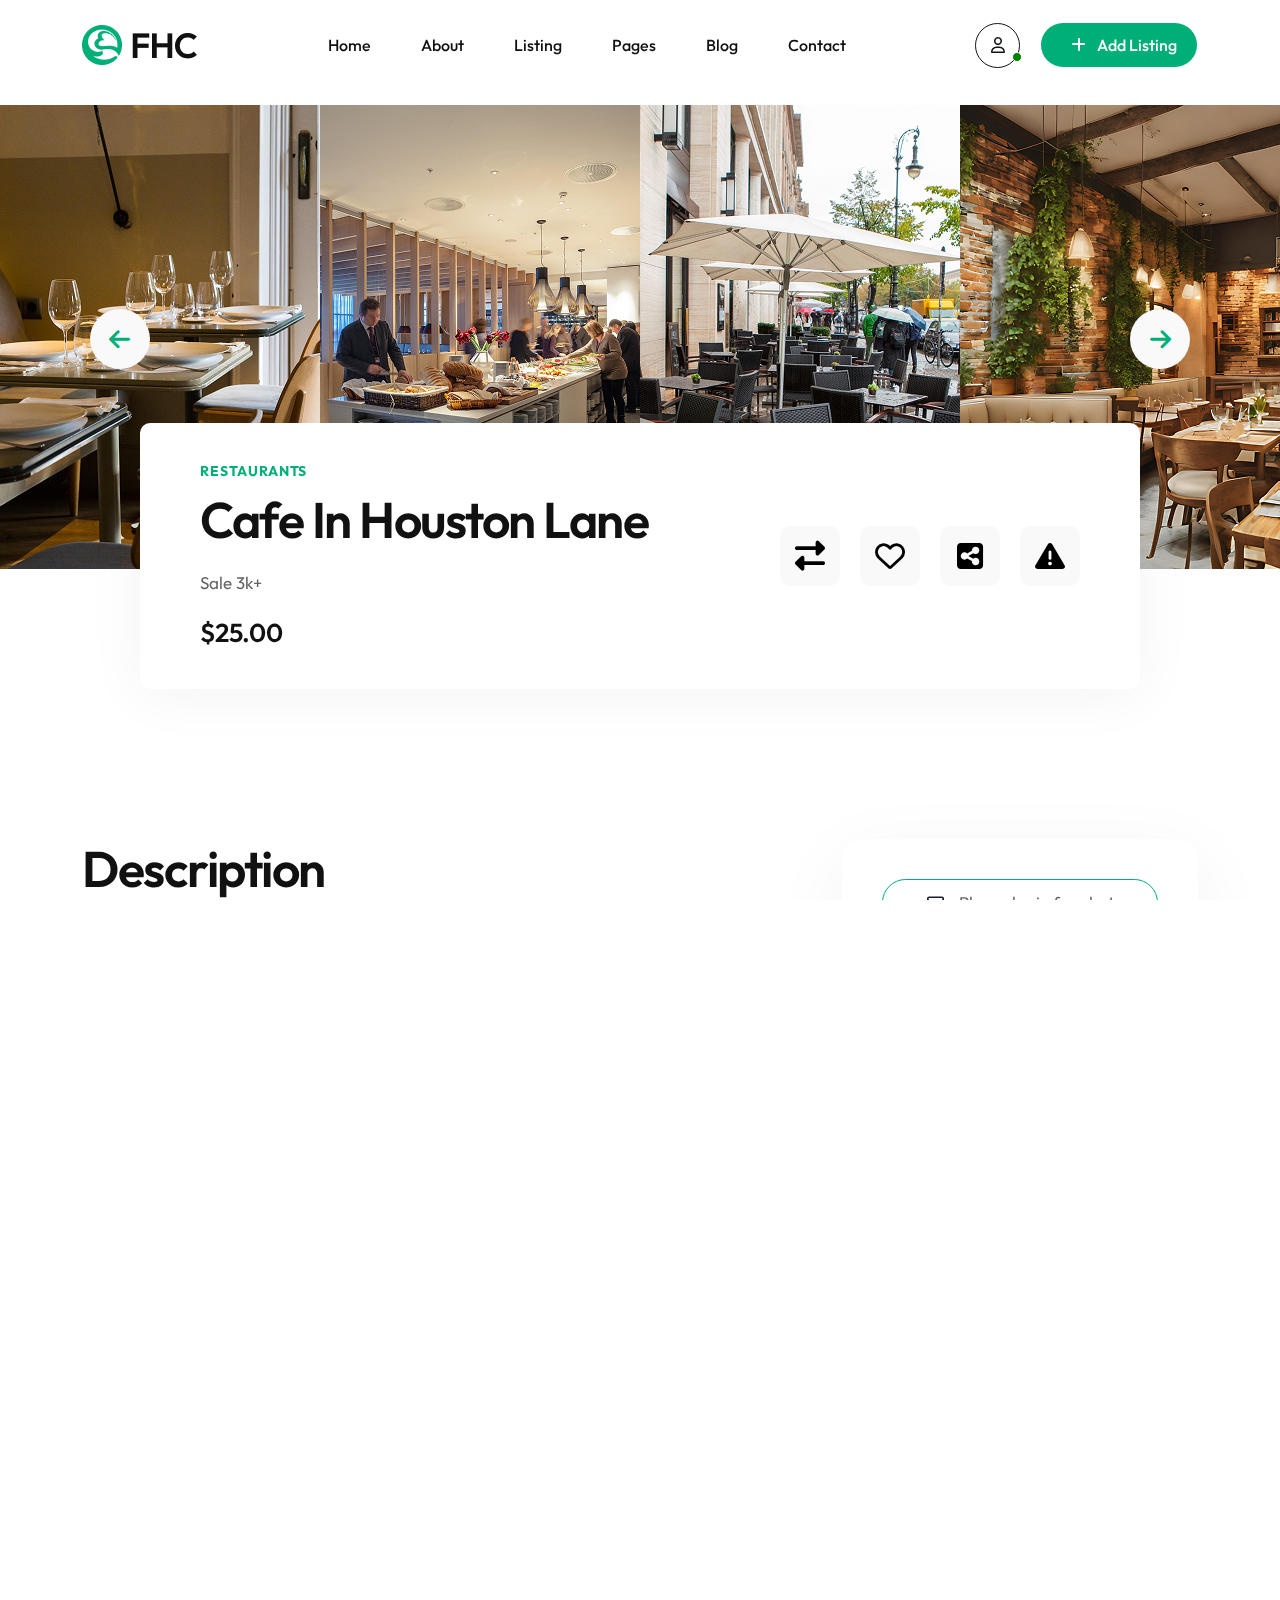
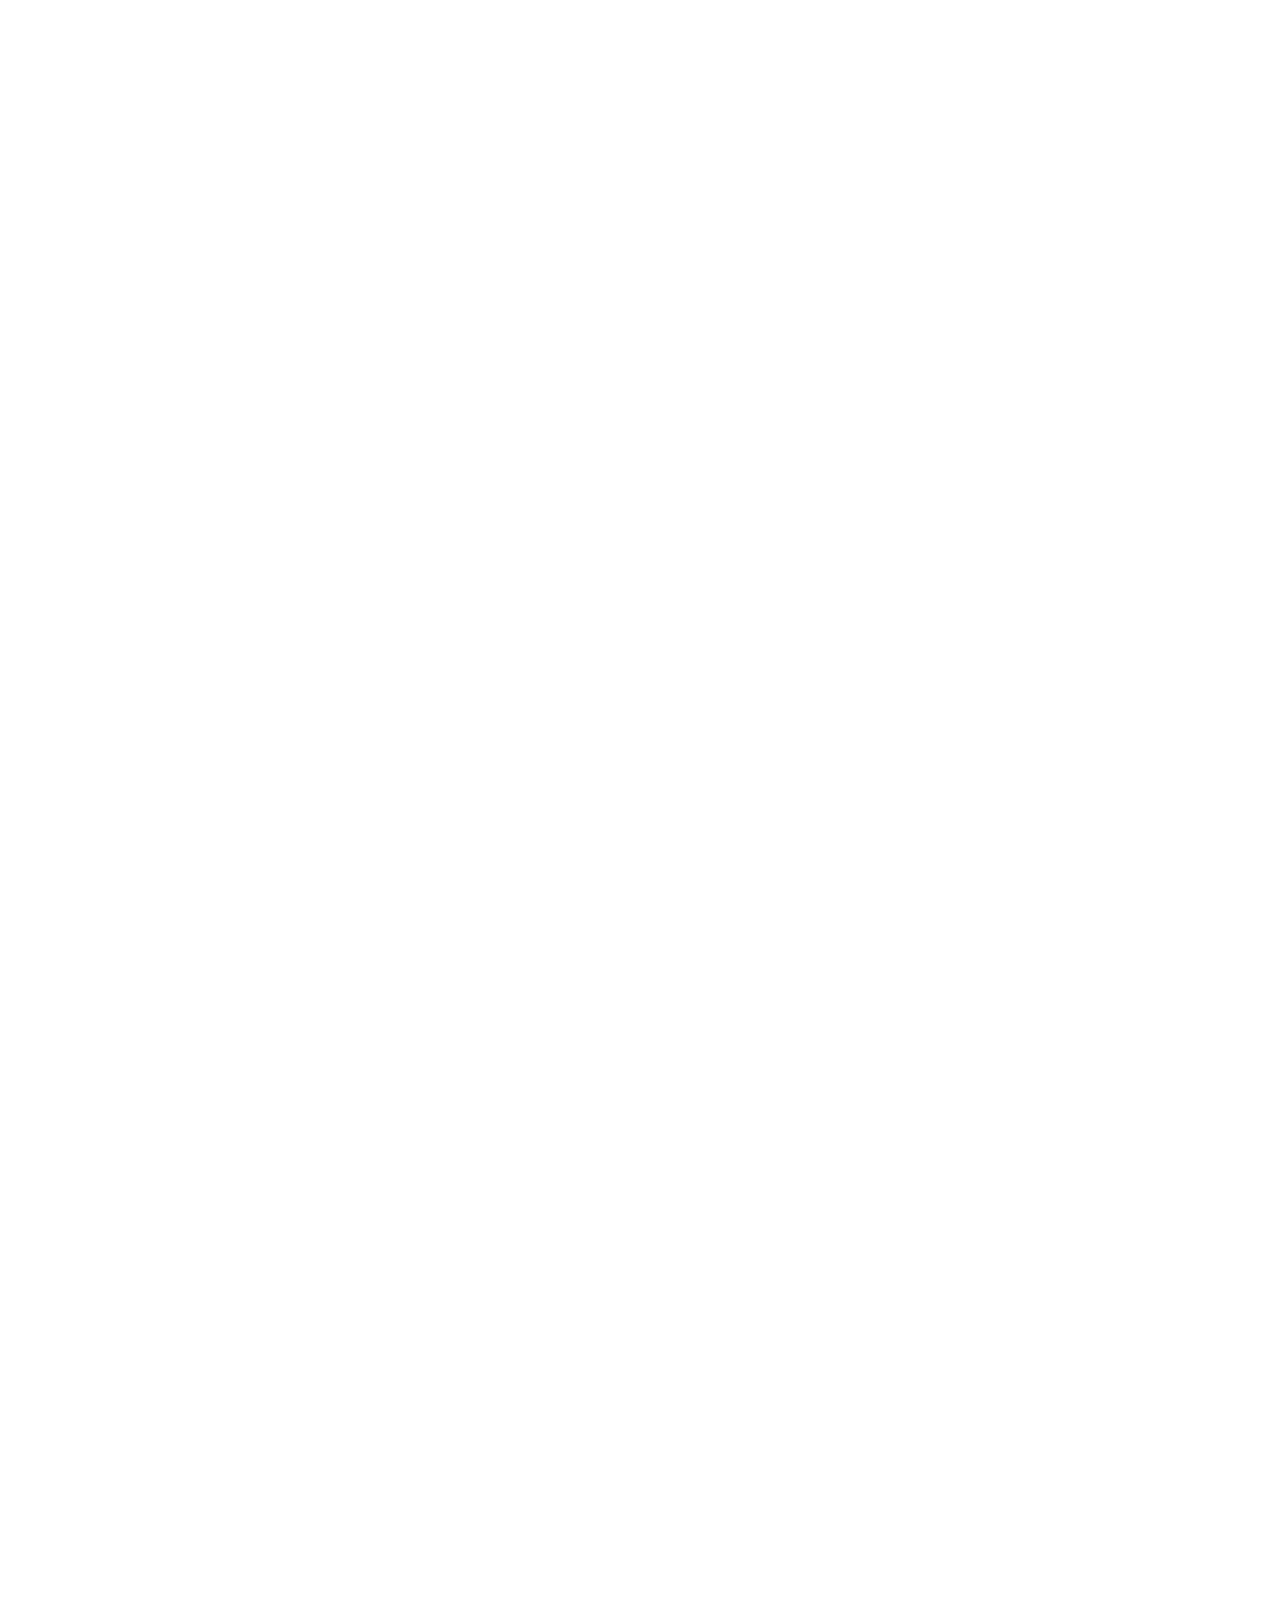
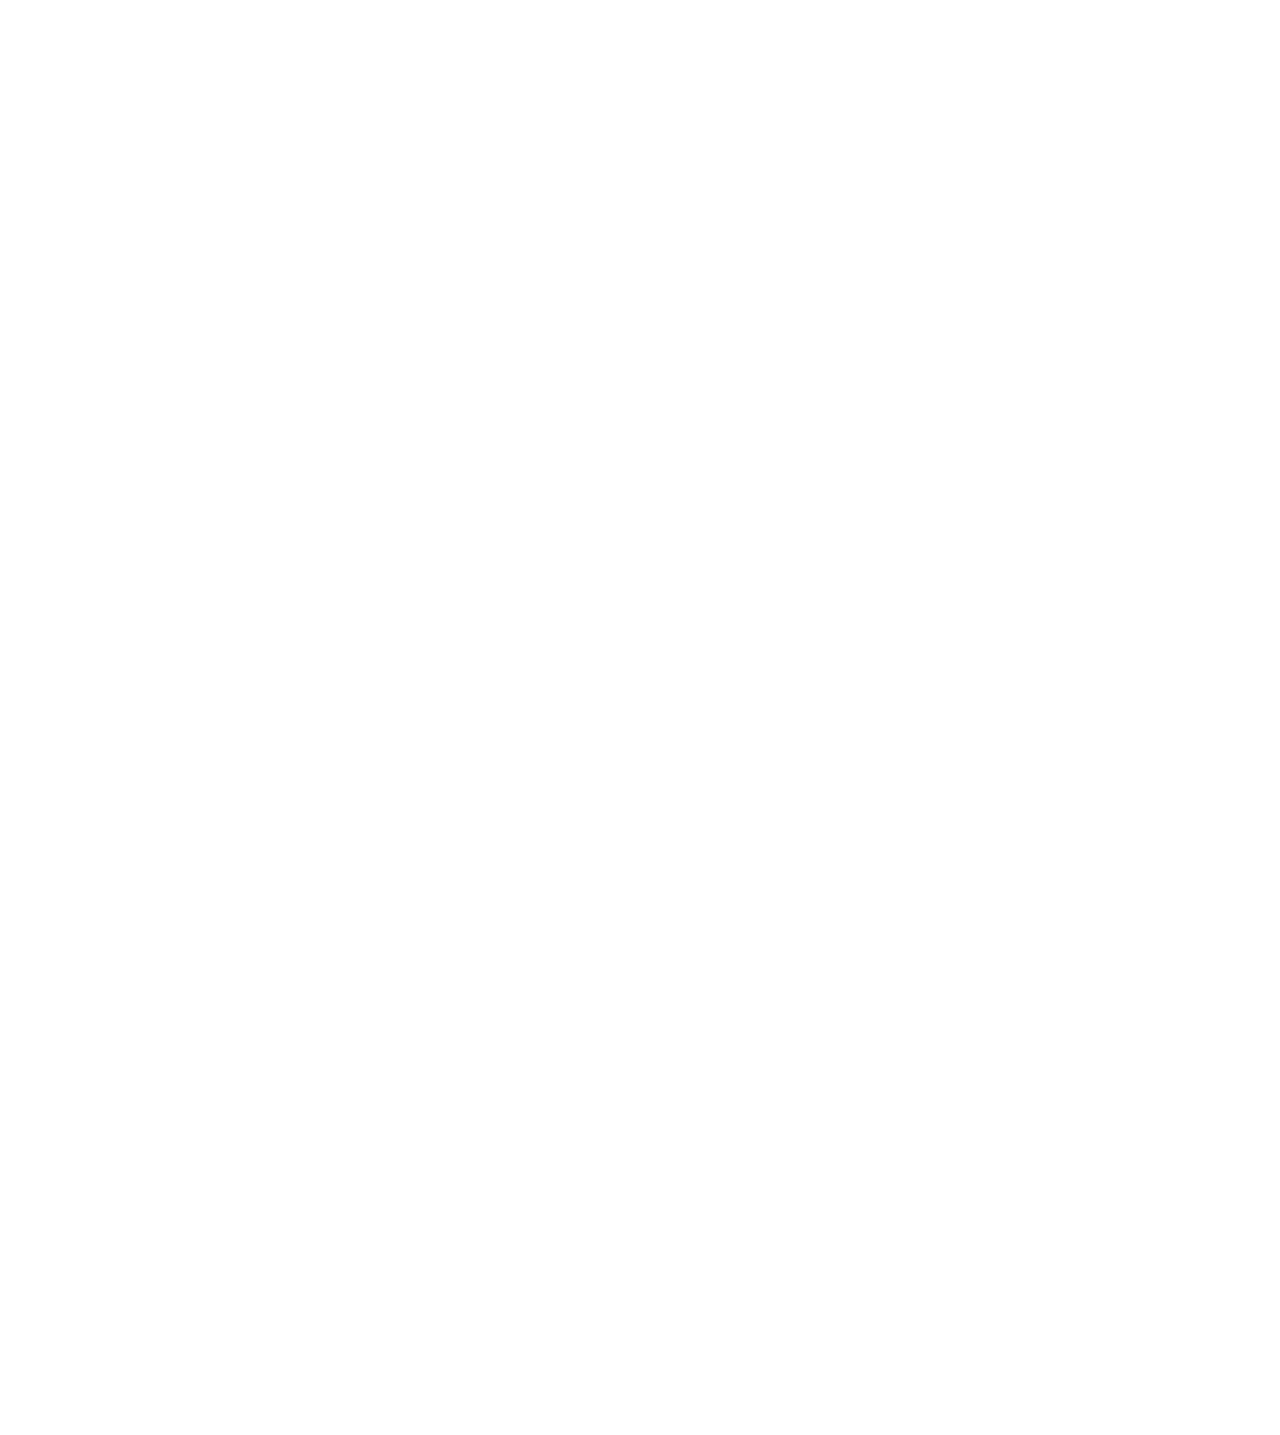
<file: listing_details2.html>
<!DOCTYPE html>
<html lang="en">
<head>
  <meta charset="UTF-8">
  <meta http-equiv="X-UA-Compatible" content="IE=edge">
  <meta name="viewport" content="width=device-width, initial-scale=1.0">
  <meta name="title" content="Clario – Digital, Consulting & Lawyer Agency HTML Template">
  <meta name="description" content="Clario is a modern and professional HTML template designed for digital agencies, business consultants, and law firms. Fully responsive, SEO-friendly, and easy to customize.">
  <meta name="keywords" content="digital agency template, consulting HTML template, lawyer website, business consulting, responsive html, Clario, agency site, HTML5, Bootstrap">
  <meta name="author" content="Developed by SoftCrafty">
  <title>Holistic Care HTML Template</title>

  <!-- Site Favicon -->
  <link rel="shortcut icon" href="assets/imgs/logo/favicon.png" type="image/x-icon">
  <!-- All CSS Files -->
  <link rel="stylesheet" href="assets/css/all.min.css">
  <link rel="stylesheet" href="assets/css/bootstrap.min.css">
  <link rel="stylesheet" href="assets/css/meanmenu.min.css">
  <link rel="stylesheet" href="assets/css/swiper-bundle.min.css">
  <link rel="stylesheet" href="assets/css/slick.min.css">
  <link rel="stylesheet" href="assets/css/magnific-popup.min.css">
  <link rel="stylesheet" href="assets/css/nice-select.min.css">
  <link rel="stylesheet" href="assets/css/sc-cursor.min.css">
  <link rel="stylesheet" href="assets/css/style.css">
</head>

<body>

  <!-- Preloader -->
  <!-- <div class="preloader-wrap">
    <div class="site-preloader"></div>
  </div> -->

  <!-- Scroll to top -->
  <!-- <button id="scroll_top" class="scroll--top"><i class="fa-solid fa-arrow-up"></i></button> -->

  <!-- Mobile Offcanvas -->
  <div class="offcanvas__area offcanvas offcanvas-end" tabindex="-1" id="offcanvasRight">
    <div class="offcanvas-header">
      <img src="assets/imgs/logo/logo.png" alt="Logo" class="logo">
      <button class="btn--close" data-bs-dismiss="offcanvas">
        <i class="fa-solid fa-xmark"></i>
      </button>
    </div>
    <div class="offcanvas-body offcanvas__body">
      <div class="mobile_menu"></div>
    </div>
  </div>

  <!-- Header area start -->
  <header class="header__area style_01" id="header">
    <div class="container">
      <div class="row">
        <div class="header__wrapper">
          <div class="logo-wrapper">
            <div class="logo">
              <a href="index.html" class="standard-logo">
                <img src="assets/imgs/logo/logo2.png" alt="standard-logo" >
              </a>
              <a href="index.html" class="sticky-logo">
                <img src="assets/imgs/logo/logo2.png" alt="sticky-logo" >
              </a>
            </div>
          </div>
          <div class="header-menu-wrapper">         
            <nav class="main-menu">
              <ul>
                <li><a href="index.html">Home</a></li>
                <li><a href="about.html">About</a></li>

                <li class="has-dropdown"><a href="#">Listing</a>
                  <ul class="main-dropdown">
                    <li><a href="listing.html">Listing</a></li>
                    <li><a href="listing_details1.html">Listing 01</a></li>
                    <li><a href="listing_details2.html">Listing 02</a></li>
                    <li><a href="listing_details3.html">Listing 03</a></li>
                    <li><a href="listing_details4.html">Listing 04</a></li>
                  </ul>
                </li>
  
                <li class="has-dropdown"><a href="#">pages</a>
                  <ul class="main-dropdown">
                    <li><a href="service_details.html">Service Details</a></li>
                    <li><a href="faq.html">Faq</a></li>
                    <li><a href="user_dashboard.html">User Dashboard (Guest)</a></li>
                    <li><a href="owner_dashboard.html">User Dashboard (Owner)</a></li>
                  </ul>
                </li>
  
                <li class="has-dropdown"><a href="#">blog</a>
                  <ul class="main-dropdown">
                    <li><a href="blog.html">Blog</a></li>
                    <li><a href="blog-details.html">Blog Details</a></li>
                  </ul>
                </li>
  
                <li><a href="contact.html">Contact</a></li>
              </ul>
            </nav>
          </div>
          <div class="header__right">    
            <div class="user-with-btn">
              <span class="user-icon style_1">
                <i class="fa-regular fa-user"></i>
              </span>
              <a href="contact.html" class="primary-btn" target="_blank">
                <i class="fa fa-plus"></i>
                <span>Add Listing</span>
              </a>
            </div>      
  
            <button class="menu--open style_1" data-bs-toggle="offcanvas" data-bs-target="#offcanvasRight">
              <i class="fa-solid fa-bars"></i>
            </button>
          </div>          
        </div>
      </div>      
    </div>
  </header>
  <!-- Header area end -->
  <div id="smooth-wrapper">
      <div id="smooth-content">


        <!-- Inner Hero Start -->
       <div class="inner_hero_slider mt-105">
        <div class="inner_slider">
            <div class="slider_img">
                <img src="./assets/imgs/listing_page/hero_slider/hero_slider1.png" alt="">
            </div>
            <div class="slider_img">
                <img src="./assets/imgs/listing_page/hero_slider/hero_slider2.png" alt="">
            </div>
            <div class="slider_img">
                <img src="./assets/imgs/listing_page/hero_slider/hero_slider3.png" alt="">
            </div>
            <div class="slider_img">
                <img src="./assets/imgs/listing_page/hero_slider/hero_slider4.png" alt="">
            </div>
            <div class="slider_img">
                <img src="./assets/imgs/listing_page/hero_slider/hero_slider5.png" alt="">
            </div>
        </div>
        <div class="container">
          <div class="overly_content">
            <div class="row align-items-center">
              <div class="col-lg-7">
                <div class="contains_area">
                  <h5>Restaurants</h5>
                  <div class="title mt-10">
                   <h2>Cafe in Houston Lane</h2>
                  </div>
                  <div class="sale mt-20">
                    <span>Sale 3k+</span>
                  </div>
                  <div class="price mt-20">
                    <span>$25.00</span>
                  </div>
                </div>
              </div>
              <div class="col-lg-5 d-md-flex justify-content-end">
                <div class="icon_area">
                  <ul>
                    <li><button><i class="fa-solid fa-right-left"></i></button></li>
                    <li><button><i class="fa-regular fa-heart"></i></button></li>
                    <li><button><i class="fa-solid fa-square-share-nodes"></i></button></li>
                    <li><button><i class="fa-solid fa-triangle-exclamation"></i></button></li>
                  </ul>
                </div>
              </div>
            </div>
  
          </div>
        </div>
       </div>
        <!-- Inner Hero End -->  
       <!-- Listing start -->
       <section class="listing_details_area mt-150">
        <div class="container">
            <div class="row style_1">
                <div class="col-lg-8">
                  <div class="listing_details_content style_1">
                    <div class="description">
                      <div class="title">
                        <h2>Description</h2>
                      </div>
                      <div class="describtion mt-20">
                        <p>Holistic care aims to treat the whole person - body, mind, and spirit - rather than just focusing 
                          on individual symptoms. It involves personalized and comprehensive approaches to promote overall 
                          well-being and healing Holistic care aims to treat the whole person - body, mind, and spirit - rather
                           than just focusing on individual symptoms. It involves personalized and comprehensive approaches to 
                           promote overall well-being and healingHolistic care aims to treat the whole</p>
                      </div>
                    </div>
                    <div class="amenities mt-30">
                          <div class="title">
                            <h3>Amenities</h3>
                          </div>
                          <div class="row style_001 mt-30">
                            <div class="col-lg-3">
                              <ul>
                                <li><span><i class="fa-solid fa-circle-check"></i></span>Serene Spirit Spa</li>
                                <li><span><i class="fa-solid fa-circle-check"></i></span>Zenith Wellness Center</li>
                              </ul>
                            </div>
                            <div class="col-lg-3 px-2">
                              <ul>
                                <li><span><i class="fa-solid fa-circle-check"></i></span>Blissful Balance Wellness</li>
                                <li><span><i class="fa-solid fa-circle-check"></i></span>Tranquil Oasis Therapies</li>
                              </ul>
                            </div>
                            <div class="col-lg-3 px-2">
                              <ul>
                                <li><span><i class="fa-solid fa-circle-check"></i></span>Harmony Health Haven</li>
                                <li><span><i class="fa-solid fa-circle-check"></i></span>Vitality Wellness Studio</li>
                              </ul>
                            </div>
                            <div class="col-lg-3">
                              <ul>
                                <li><span><i class="fa-solid fa-circle-check"></i></span>Inner Radiance Retreat</li>
                                <li><span><i class="fa-solid fa-circle-check"></i></span>Renewed Roots Holistic</li>
                              </ul>
                            </div>
                          </div>
                        </div>
                    <div class="map_view mt-40">
                      <div class="title">
                        <h3>Map View</h3>
                      </div>
                      <div class="row">
                        <div class="col-12">
                          <div class="maps mt-30">
                            <iframe 
                              src="https://www.google.com/maps/embed?pb=!1m18!1m12!1m3!1d3651.902032570926!2d90.39125501498131!3d23.75089558459017!2m3!1f0!2f0!3f0!3m2!1i1024!2i768!4f13.1!3m3!1m2!1s0x3755b93b8f76b6c1%3A0x45a8f1a7e5a85e48!2sDhaka!5e0!3m2!1sen!2sbd!4v1645094357123!5m2!1sen!2sbd" 
                              width="100%" 
                              height="413" 
                              style="border:0;" 
                              allowfullscreen="" 
                              loading="lazy">
                            </iframe>
                        </div>
                        </div>
                      </div>
                    </div>
                    <div class="holistic_iteam_card mt-40">
                      <div class="title">
                        <h3>Restaurants Iteams</h3>
                      </div>
                      <div class="holistic_iteam_wrapper mt-30">
                        <div class="row">
                        <div class="col-lg-6 d-flex align-items-center">
                          <div class="holistic_iteam_contains">
                            <h4><a href="listing_details4.html">Garden Glow Salad</a></h4>
                            <div class="describtion mt-20">
                              <p>Holistic care focuses on treating the person - 
                                <br> mind, body, and spirit - to promote </p>
                            </div>
                          </div>
                        </div>
                        <div class="col-lg-6">
                          <div class="holistic_iteam_img">
                            <div class="row align-items-center">
                              <div class="col-lg-4 d-flex justify-content-center">
                                <div class="price">
                                  <span>$120</span>
                                </div>
                              </div>
                              <div class="col-lg-8">
                                <div class="iteam_img">
                                  <a href="listing_details4.html"><img src="./assets/imgs/listing_page/restaurant_iteam/iteam1.png" alt=""></a>
                                </div>
                              </div>
                            </div>
                          </div>
                        </div>
                      </div>
                      </div>
                     <div class="holistic_iteam_wrapper mt-30">
                       <div class="row">
                        <div class="col-lg-6 d-flex align-items-center">
                          <div class="holistic_iteam_contains">
                            <h4><a href="listing_details4.html">Avocado Bliss Toast</a></h4>
                            <div class="describtion mt-20">
                              <p>Holistic care focuses on treating the person - 
                                <br> mind, body, and spirit - to promote </p>
                            </div>
                          </div>
                        </div>
                        <div class="col-lg-6">
                          <div class="holistic_iteam_img">
                            <div class="row align-items-center">
                              <div class="col-lg-4 d-flex justify-content-center">
                                <div class="price">
                                  <span>$80</span>
                                </div>
                              </div>
                              <div class="col-lg-8">
                                <div class="iteam_img">
                                  <a href="listing_details4.html"><img src="./assets/imgs/listing_page/restaurant_iteam/iteam2.png" alt=""></a>
                                </div>
                              </div>
                            </div>
                          </div>
                        </div>
                      </div>
                     </div>
                      <div class="holistic_iteam_wrapper mt-30">
                       <div class="row">
                        <div class="col-lg-6 d-flex align-items-center">
                          <div class="holistic_iteam_contains">
                            <h4><a href="listing_details4.html">Sunrise Smoothie Blend</a></h4>
                            <div class="describtion mt-20">
                              <p>Holistic care focuses on treating the person - 
                                <br> mind, body, and spirit - to promote </p>
                            </div>
                          </div>
                        </div>
                        <div class="col-lg-6">
                          <div class="holistic_iteam_img">
                            <div class="row align-items-center">
                              <div class="col-lg-4 d-flex justify-content-center">
                                <div class="price">
                                  <span>$90</span>
                                </div>
                              </div>
                              <div class="col-lg-8">
                                <div class="iteam_img">
                                  <a href="listing_details4.html"><img src="./assets/imgs/listing_page/restaurant_iteam/iteam3.png" alt=""></a>
                                </div>
                              </div>
                            </div>
                          </div>
                        </div>
                       </div>
                      </div>
                    </div>
                    <div class="video_area mt-40">
                      <div class="title">
                        <h3>Video</h3>
                      </div>
                      <div class="row mt-30">
                        <div class="col-12">
                          <div class="video_frame">
                            <img src="./assets/imgs/listing_page/video_img2.png" alt="">
                            <a class="playBtn" href="https://www.youtube.com/embed/nl4hYMSF9bg?si=zsFgoSAJIdwU8oiv"><i class="fa-solid fa-play"></i>
                            </a>
                          </div>
                        </div>
                      </div>
                    </div>
                    <div class="post-comments-form mt-40">
                      <div class="comment-respond">
                      <div class="post-comments-title">
                        <h3>Leave feedback about this</h3>
                      </div>
                        <form action="#" method="post" class="comment-form mt-13">
                          <div class="row">
                           <div class="col-md-6 mt-30">
                            <div class="input_box">
                             <input type="text" placeholder="Your name" required>
                           </div>
                           </div>
                           <div class="col-md-6 mt-30">
                            <div class="input_box">
                             <input type="email" placeholder="Email" required>
                           </div>
                           </div>
                           <div class="col-md-6 mt-30">
                            <div class="input_box">
                             <input type="text" placeholder="Title" required>
                           </div>
                           </div>
                           <div class="col-md-6 mt-30">
                            <div class="input_box">
                             <input type="number" placeholder="Website" required>
                           </div>
                           </div>
                           <div class="col-12 mt-30">
                            <div class="contacts-message">
                          <textarea name="comment_box" id="comment_box" placeholder="Write A Review" required></textarea>
                        </div>
                           </div>
                        </div>
                        <div class="rating mt-30">
                          <h5>Rating</h5>
                          <ul>
                            <li><i class="fa-solid fa-star"></i></li>
                            <li><i class="fa-solid fa-star"></i></li>
                            <li><i class="fa-solid fa-star"></i></li>
                            <li><i class="fa-solid fa-star"></i></li>
                            <li><i class="fa-solid fa-star"></i></li>
                          </ul>
                        </div>
                        <div class="image_upload mt-30">
                          <h5>Upload Image</h5>
                          <div class="form-row">
                                  <div class="upload-area">
                                      <input type="file" id="logoUpload" accept="image/*" style="display: none;">
                                      <button type="button" class="upload-button" id="customUploadButton">Upload File</button>
                                  </div>
                              </div>
                        </div>
                          <div class="message_sent_btn mt-30">
                              <button class="primary-btn" type="submit">Submit Review<span><i class="fa-solid fa-long-arrow-right"></i></span></button>
                            
                          </div>
                        </form>
                    </div>
                    </div>
                  </div>
                </div>
                <div class="col-lg-4">
                  <div class="sidebar">
                      <div class="widget widget_login">
                        <a href="contact.html"><span><i class="fa-regular fa-envelope"></i></span>Please login for chat</a>
                        <a href="contact.html"><span><i class="fa-regular fa-comment-dots"></i></span>Message to Seller</a>
                      </div>
                      <div class="widget widget_posted mt-60">
                        <div class="widget-title-box">
                          <h3 class="wp-block-heading">Posted By</h3>
                        </div>
                        <div class="posted_content mt-30">
                          <div class="meta_info">
                              <div class="user_img">
                                  <img src="./assets/imgs/listing_page/listing_user1.png" alt="">
                              </div>
                              <div class="user_name">
                                  <h5>Bessie Cooper</h5>
                                  <p>Nursing Assistant</p>
                              </div>
                          </div>
                          <div class="user_abouts mt-30">
                              <ul>
                                  <li><a href="#"><span><i class="fa-solid fa-globe"></i></span>WWW.find holistic care</a></li>
                                  <li><a href="tel:2095550104"><span><i class="fa-solid fa-phone"></i></span>(209) 555-0104</a></li>
                                  <li><a href="#"><span><i class="fa-solid fa-location-dot"></i></span>6391 Elgin St. Celina, Delaware 10299</a></li>
                              </ul>
                          </div>
                          <div class="social_media mt-30">
                            <h4>Follow Us On:</h4>
                              <ul> 
                                    <li><a href="https://www.facebook.com/"><i class="fa-brands fa-facebook-f"></i></a></li>
                                    <li><a href="https://x.com/"><i class="fa-brands fa-x-twitter"></i></a></li>
                                    <li><a href="https://www.instagram.com/"><i class="fa-brands fa-pinterest"></i></a></li>
                                    <li><a href="https://www.linkedin.com/"><i class="fa-brands fa-linkedin-in"></i></a></li>
                                </ul>
                          </div>
                        </div>
                      </div>
                      <div class="widget widget_opening mt-60">
                        <div class="widget-title-box">
                          <h3 class="wp-block-heading">Opening Hours</h3>
                        </div>
                        <div class="posted_content mt-30">
                          <ul>
                            <li><span>Saturday-</span> 10.20 Am To 2.30 Pm</li>
                            <li><span>Sunday-</span> 9.20Am To 5.30 Pm</li>
                            <li><span>Monday-</span> 10.20 Am To 4.30 Pm</li>
                            <li><span>Tuesday-</span> 10.20 Am To 2.30 Pm</li>
                            <li><span>Wednesday-</span> 12.20 Pm To 6.30 Pm</li>
                            <li><span>Friday-</span> off</li>
                          </ul>
                        </div>
                      </div>
                      <div class="get_now mt-60">
                        <img src="./assets/imgs/listing_page/listing2.png" alt="">
                       <div class="get_btn">
                        <a class="primary-btn" href="contact.html"><span>Get It Now </span><i class="fa-solid fa-long-arrow-right"></i></a>
                      
                       </div>
                      </div>
                    </div>
              </div>
            </div>
        </div>
    </section>
   <!-- Listing end -->

        <!-- Footer Start -->
        <footer class="footer mt-295">
          <div class="subscribe_area">
            <div class="container">
              <div class="stay_connected">
                <div class="row align-items-center">
                  <div class="col-lg-6">
                    <div class="sub_contains">
                      <div class="vector">
                        <img src="./assets/imgs/connected/vector1.png" alt="">
                      </div>
                      <div class="title">
                        <h3>Stay Connected</h3>
                      </div>
                      <p>Get monthy curated wellness tips and <br class="d-lg-none"> practitioner spotlights from linda.</p>
                    </div>
                  </div>
                  <div class="col-lg-6">
                    <div class="connected_form">
                      <div class="vector">
                        <img src="./assets/imgs/connected/vector2.png" alt="">
                      </div>
                      <form action="#" class="input_area">
                        <input type="email" placeholder="Your email...">
                        <button type="submit">Subscribe</button>
                      </form>
                    </div>
                  </div>
                </div>
              </div>
            </div>
          </div>
          <div class="vector">
            <img src="./assets/imgs/footer/vector.png" alt="">
          </div>
          <div class="container">
            <div class="row">
              <div class="col-12">
                <div class="footer_area_widget">
                  <div class="row">
                    <div class="footer_area_quick_menu pt-119 pb-74">
                      <div class="col-lg-4 col-md-7 col-12">
                        <div class="iteam_info">
                          <div class="iteam_content">
                            <div class="footer_logo logo_card style_1">
                              <a href="index.html" ><img src="./assets/imgs/logo/logo2.png" alt="footer logo"/></a>
                            </div>
                            <div class="describtion">
                              <p>Holistic care aims to treat the whole person - <br>
                                body, mind, and spirit - rather than 
                                focusing <br> on individual symptoms  personalized </p>
                            </div>
                            <div class="social_area">
                              <ul>
                                <li>
                                  <a href="https://www.facebook.com/"><i class="fa-brands fa-facebook-f"></i></a>
                                </li>
                                <li>
                                  <a href="https://x.com/"><i class="fa-brands fa-x-twitter"></i></a>
                                </li>
                                <li>
                                  <a href="https://www.instagram.com/"><i class="fa-brands fa-instagram"></i></a>
                                </li>
                                <li>
                                  <a href="https://www.pinterest.com/"><i class="fa-brands fa-pinterest-p"></i></a>
                                </li>
                              </ul>
                            </div>
                          </div>
                        </div>
                      </div>
                      <div class="col-lg-2 col-md-4 col-12 d-flex justify-md-content-center">
                        <div class="quicklink">
                          <h3>Catagories</h3>
                          <ul>
                            <li><a href="listing_details3.html">Holistic Services </a></li>
                            <li><a href="listing_details1.html">Natural Product </a></li>
                            <li><a href="listing_details4.html">Healty Eating</a></li>
                            <li><a href="listing_details2.html">Businesses</a></li>
                          </ul>
                        </div>
                      </div>
                      <div class="col-lg-2 col-md-2 col-12 d-lg-flex justify-content-center">
                        <div class="quicklink">
                          <h3>Help</h3>
                          <ul>
                            <li><a href="contact.html">Sign In </a></li>
                            <li><a href="listing.html">Add Listing </a></li>
                            <li><a href="contact.html">Contact Us</a></li>
                            <li><a href="blog.html"> Blog</a></li>
                          </ul>
                        </div>
                      </div>
                       <div class="col-lg-4 col-md-7 col-12 d-lg-flex justify-content-end">
                        <div class="quicklink">
                          <h3>Contact</h3>
                          <div class="contact_card_area">
                            <div class="contact_card_wrapper">
                              <div class="contact_icon">
                                <span><i class="fa-solid fa-phone"></i></span>
                              </div>
                              <div class="contact_details">
                                <h5>Phone Number</h5>
                                 <a href="tel:2095550104">(209) 555-0104</a> 
                              </div>
                            </div>
                            <div class="contact_card_wrapper mt-30">
                              <div class="contact_icon">
                                <span><i class="fa-solid fa-location-dot"></i></span>
                              </div>
                              <div class="contact_details">
                                <h5>Location</h5>
                                <a href="https://www.google.com/maps?q=2464+Royal+Ln,+Mesa,+New+Jersey+45463" target="_blank">6391 Elgin St. Celina, Delaware 10299</a>
                              </div>
                            </div>
                          </div>
                        </div>
                      </div>
                    </div>
                  </div>
                  <!-- footer last menu start -->
                  <div class="footer_last">
                    <div class="col-lg-5 col-12">
                      <p>© Find Holistic Care. All Rights reserved.</p>
                    </div>
                    <div class="col-lg-7 col-12">
                      <div class="footer_last_menu">
                        <nav>
                          <ul>
                            <li><a href="contact.html">Terms & Condition</a></li>
                            <li><a href="contact.html">Privacy Policy</a></li>
                            <li><a href="contact.html">Contact Us</a></li>
                          </ul>
                        </nav>
                      </div>
                    </div>
                  </div>
                  <!-- footer last menu end -->
                </div>
              </div>
            </div>
          </div>
        </footer>
        <!-- Footer End -->

      </div>
  </div>



   <!-- All JS Files -->
   <script src="assets/js/jquery-3.6.1.min.js"></script>
   <script src="assets/js/bootstrap.bundle.min.js"></script>
   <script src="assets/js/jquery.meanmenu.min.js"></script>
   <script src="assets/js/swiper-bundle.min.js"></script>
   <script src="assets/js/slick.min.js"></script>
   <script src="assets/js/jquery.magnific-popup.min.js"></script>
   <script src="assets/js/counter.min.js"></script>
   <script src="assets/js/gsap.min.js"></script>
   <script src="assets/js/jquery.nice-select.min.js"></script>
   <script src="assets/js/ScrollTrigger.min.js"></script>
   <script src="assets/js/ScrollSmoother.min.js"></script>
   <script src="assets/js/SplitText.min.js"></script>
   <script src="assets/js/split-type-0.3.3.min.js"></script>
   <script src="assets/js/scrollreveal.min.js"></script>
   <script src="assets/js/sc-cursor.min.js"></script>
   <script src="assets/js/main.js"></script>
  </body>
</html>
</file>
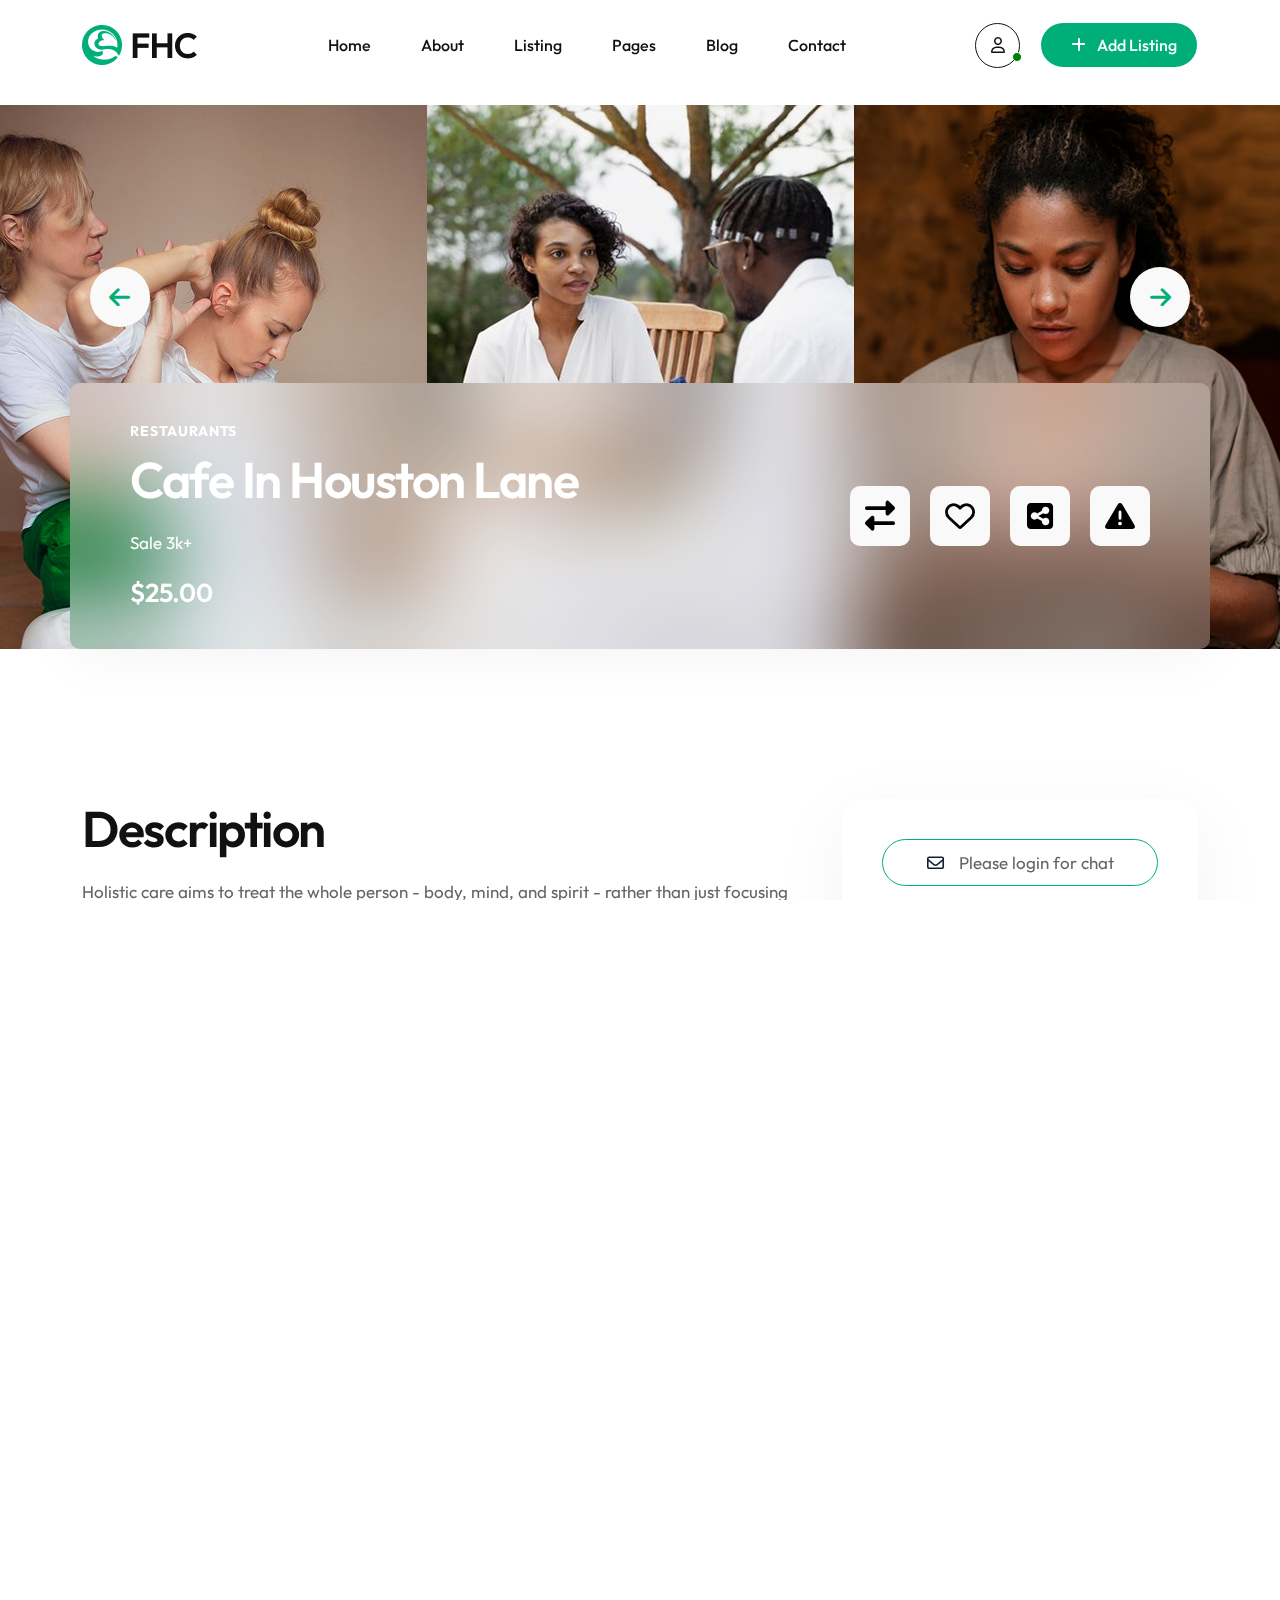
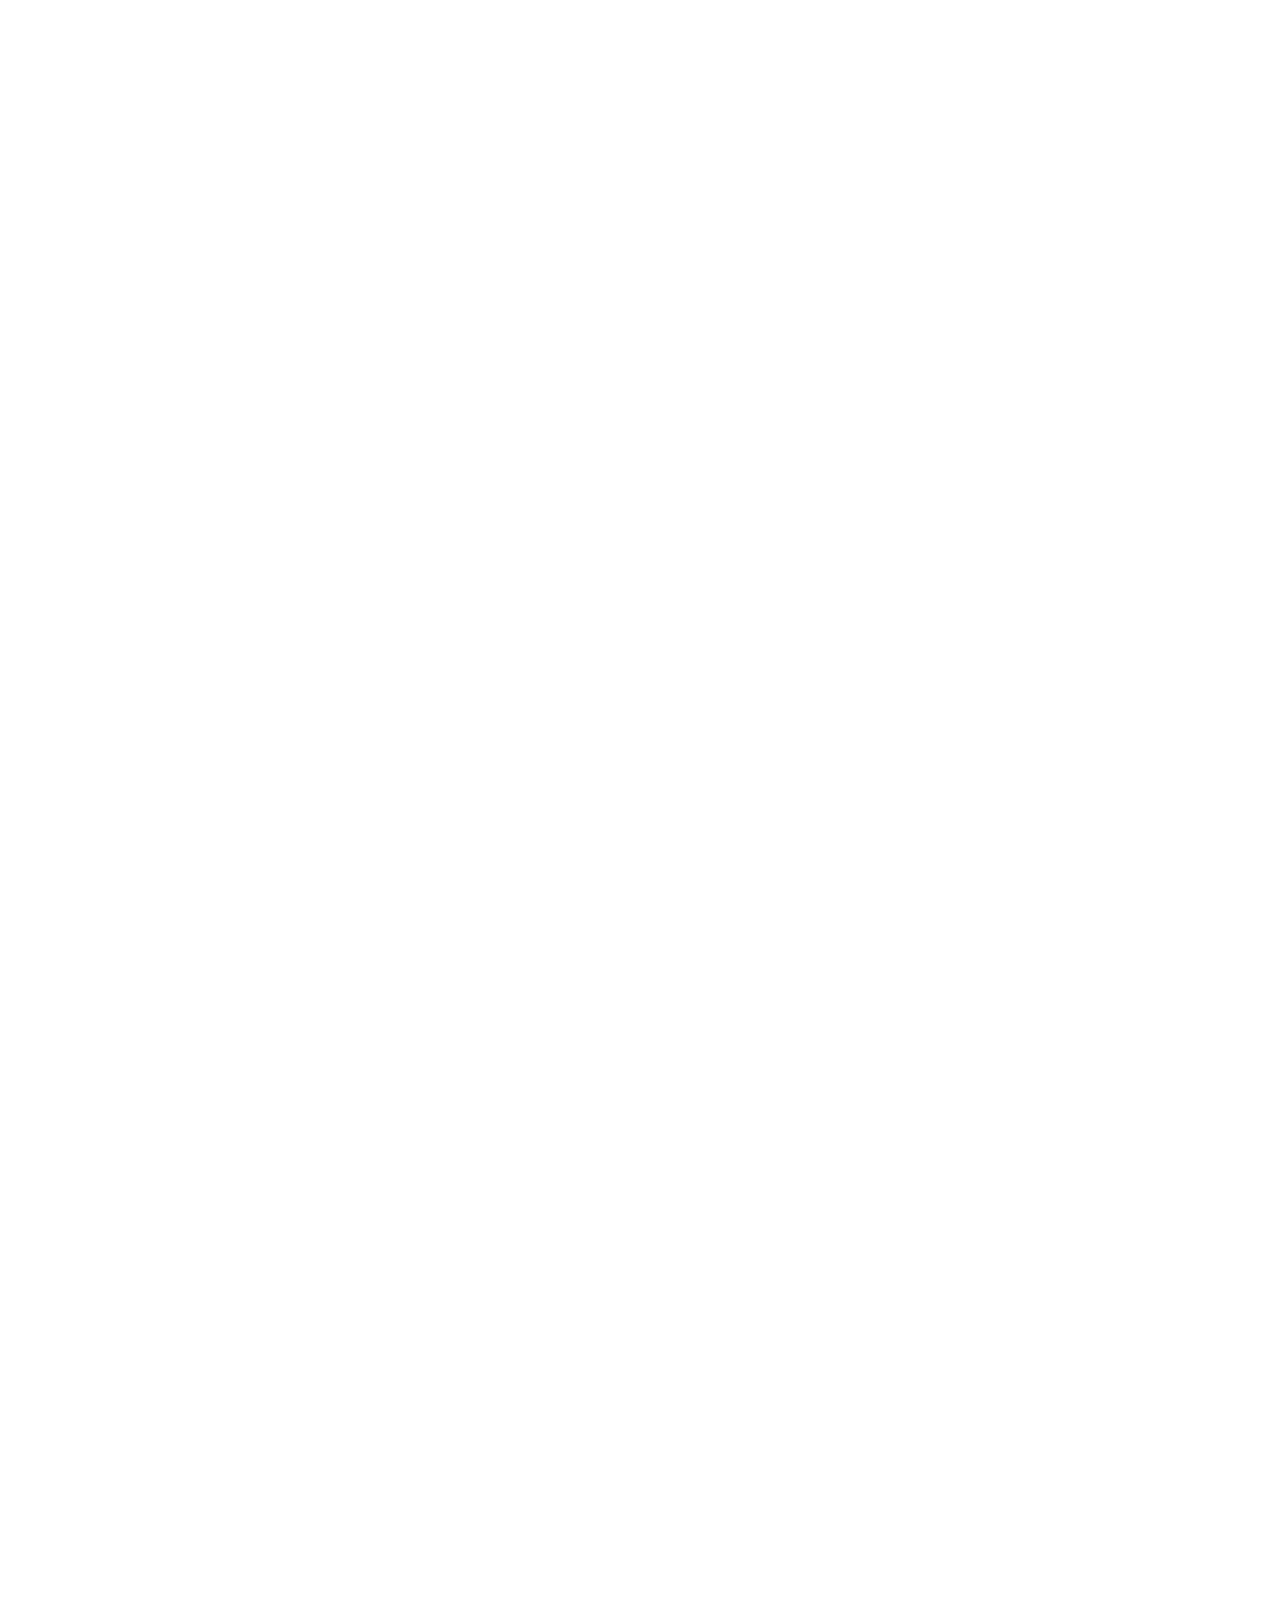
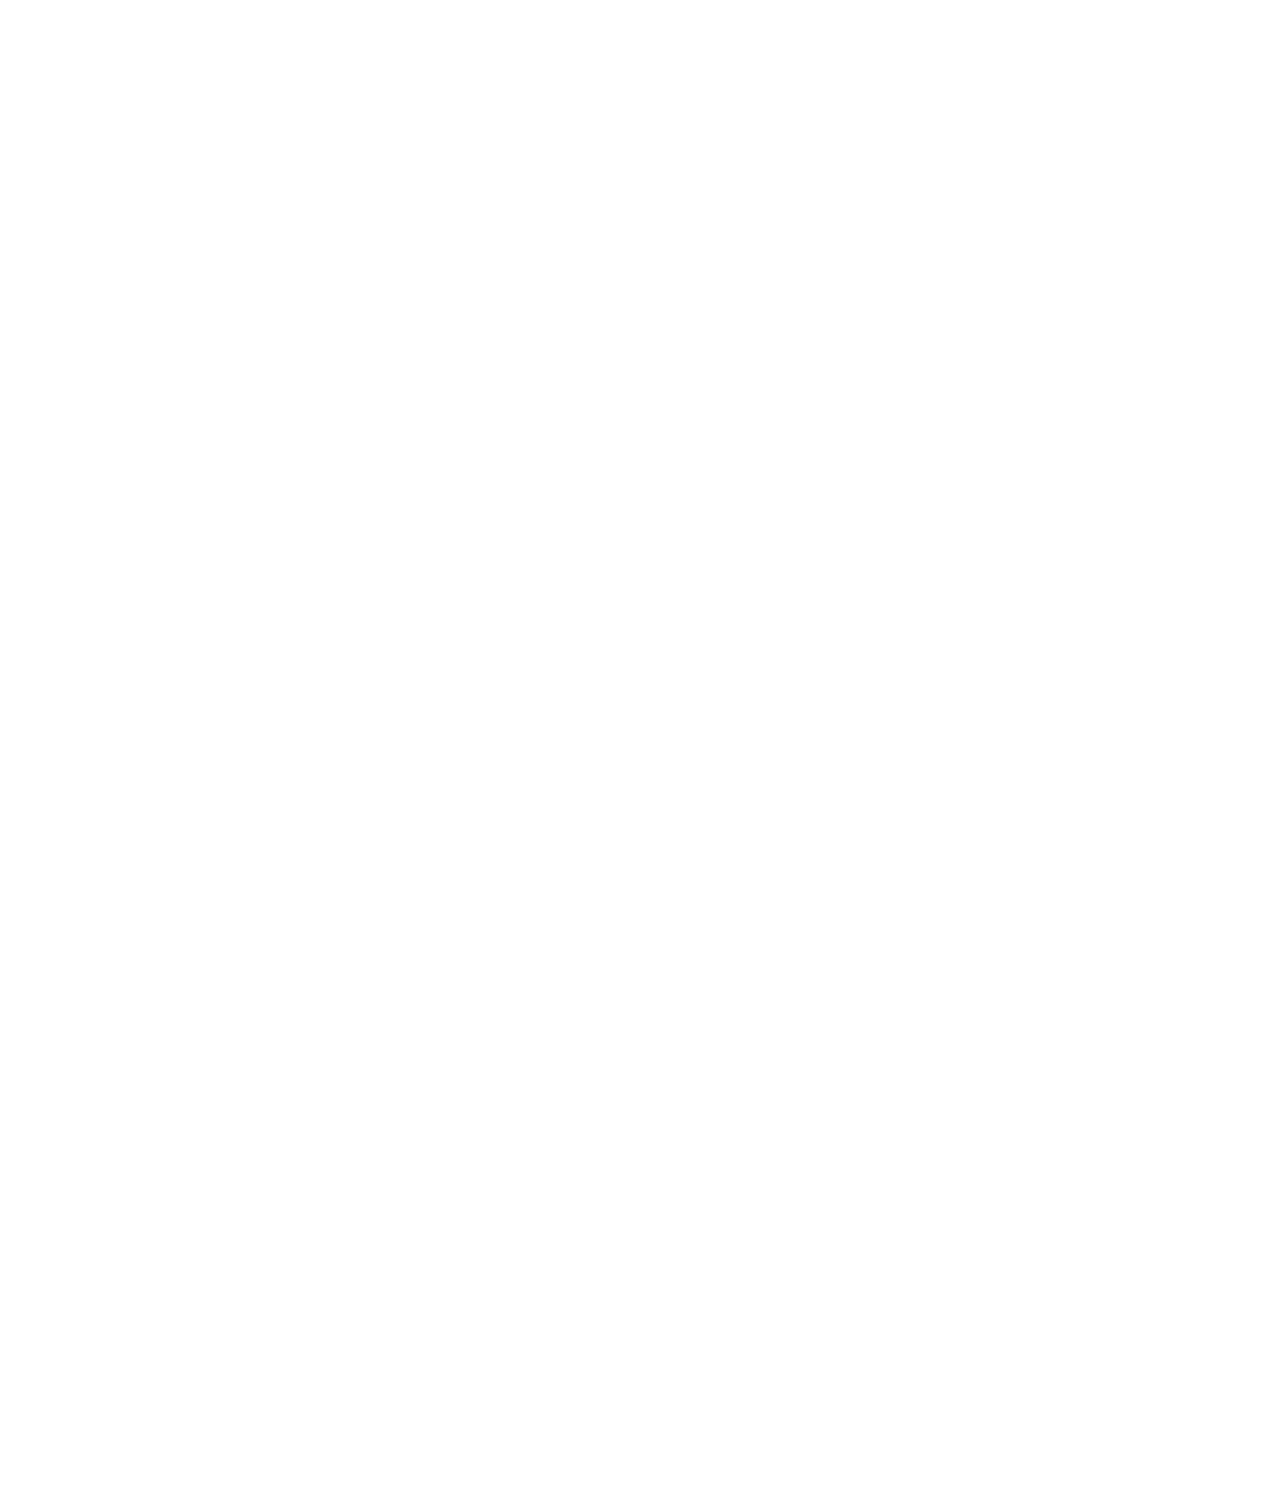
<file: listing_details3.html>
<!DOCTYPE html>
<html lang="en">
<head>
  <meta charset="UTF-8">
  <meta http-equiv="X-UA-Compatible" content="IE=edge">
  <meta name="viewport" content="width=device-width, initial-scale=1.0">
  <meta name="title" content="Clario – Digital, Consulting & Lawyer Agency HTML Template">
  <meta name="description" content="Clario is a modern and professional HTML template designed for digital agencies, business consultants, and law firms. Fully responsive, SEO-friendly, and easy to customize.">
  <meta name="keywords" content="digital agency template, consulting HTML template, lawyer website, business consulting, responsive html, Clario, agency site, HTML5, Bootstrap">
  <meta name="author" content="Developed by SoftCrafty">
  <title>Holistic Care HTML Template</title>

  <!-- Site Favicon -->
  <link rel="shortcut icon" href="assets/imgs/logo/favicon.png" type="image/x-icon">
  <!-- All CSS Files -->
  <link rel="stylesheet" href="assets/css/all.min.css">
  <link rel="stylesheet" href="assets/css/bootstrap.min.css">
  <link rel="stylesheet" href="assets/css/meanmenu.min.css">
  <link rel="stylesheet" href="assets/css/swiper-bundle.min.css">
  <link rel="stylesheet" href="assets/css/slick.min.css">
  <link rel="stylesheet" href="assets/css/magnific-popup.min.css">
  <link rel="stylesheet" href="assets/css/nice-select.min.css">
  <link rel="stylesheet" href="assets/css/sc-cursor.min.css">
  <link rel="stylesheet" href="assets/css/style.css">
</head>

<body>

  <!-- Preloader -->
  <!-- <div class="preloader-wrap">
    <div class="site-preloader"></div>
  </div> -->

  <!-- Scroll to top -->
  <!-- <button id="scroll_top" class="scroll--top"><i class="fa-solid fa-arrow-up"></i></button> -->

  <!-- Mobile Offcanvas -->
  <div class="offcanvas__area offcanvas offcanvas-end" tabindex="-1" id="offcanvasRight">
    <div class="offcanvas-header">
      <img src="assets/imgs/logo/logo.png" alt="Logo" class="logo">
      <button class="btn--close" data-bs-dismiss="offcanvas">
        <i class="fa-solid fa-xmark"></i>
      </button>
    </div>
    <div class="offcanvas-body offcanvas__body">
      <div class="mobile_menu"></div>
    </div>
  </div>

  <!-- Header area start -->
  <header class="header__area style_01" id="header">
    <div class="container">
      <div class="row">
        <div class="header__wrapper">
          <div class="logo-wrapper">
            <div class="logo">
              <a href="index.html" class="standard-logo">
                <img src="assets/imgs/logo/logo2.png" alt="standard-logo" >
              </a>
              <a href="index.html" class="sticky-logo">
                <img src="assets/imgs/logo/logo2.png" alt="sticky-logo" >
              </a>
            </div>
          </div>
          <div class="header-menu-wrapper">         
           <nav class="main-menu">
              <ul>
                <li><a href="index.html">Home</a></li>
                <li><a href="about.html">About</a></li>

                <li class="has-dropdown"><a href="#">Listing</a>
                  <ul class="main-dropdown">
                    <li><a href="listing.html">Listing</a></li>
                    <li><a href="listing_details1.html">Listing 01</a></li>
                    <li><a href="listing_details2.html">Listing 02</a></li>
                    <li><a href="listing_details3.html">Listing 03</a></li>
                    <li><a href="listing_details4.html">Listing 04</a></li>
                  </ul>
                </li>
  
                <li class="has-dropdown"><a href="#">pages</a>
                  <ul class="main-dropdown">
                    <li><a href="service_details.html">Service Details</a></li>
                    <li><a href="faq.html">Faq</a></li>
                    <li><a href="user_dashboard.html">User Dashboard (Guest)</a></li>
                    <li><a href="owner_dashboard.html">User Dashboard (Owner)</a></li>
                  </ul>
                </li>
  
                <li class="has-dropdown"><a href="#">blog</a>
                  <ul class="main-dropdown">
                    <li><a href="blog.html">Blog</a></li>
                    <li><a href="blog-details.html">Blog Details</a></li>
                  </ul>
                </li>
  
                <li><a href="contact.html">Contact</a></li>
              </ul>
            </nav>
          </div>
          <div class="header__right">    
            <div class="user-with-btn">
              <span class="user-icon style_1">
                <i class="fa-regular fa-user"></i>
              </span>
              <a href="contact.html" class="primary-btn" target="_blank">
                <i class="fa fa-plus"></i>
                <span>Add Listing</span>
              </a>
            </div>      
  
            <button class="menu--open style_1" data-bs-toggle="offcanvas" data-bs-target="#offcanvasRight">
              <i class="fa-solid fa-bars"></i>
            </button>
          </div>          
        </div>
      </div>      
    </div>
  </header>
  <!-- Header area end -->
  <div id="smooth-wrapper">
      <div id="smooth-content">


        <!-- Inner Hero Start -->
       <div class="inner_hero_slider style_1 mt-105">
        <div class="inner_slider2">
            <div class="slider_img">
                <img src="./assets/imgs/listing_page/hero_slider/hero_slider6.png" alt="">
            </div>
            <div class="slider_img">
                <img src="./assets/imgs/listing_page/hero_slider/hero_slider7.png" alt="">
            </div>
            <div class="slider_img">
                <img src="./assets/imgs/listing_page/hero_slider/hero_slider8.png" alt="">
            </div>
            <div class="slider_img">
                <img src="./assets/imgs/listing_page/hero_slider/hero_slider9.png" alt="">
            </div>
        </div>
        <div class="overly_content container style_1">
          <div class="row align-items-center">
            <div class="col-lg-7">
              <div class="contains_area">
                <h5>Restaurants</h5>
                <div class="title mt-10">
                 <h2>Cafe in Houston Lane</h2>
                </div>
                <div class="sale mt-20">
                  <span>Sale 3k+</span>
                </div>
                <div class="price mt-20">
                  <span>$25.00</span>
                </div>
              </div>
            </div>
            <div class="col-lg-5 d-md-flex justify-content-end">
              <div class="icon_area">
                <ul>
                  <li><button><i class="fa-solid fa-right-left"></i></button></li>
                  <li><button><i class="fa-regular fa-heart"></i></button></li>
                  <li><button><i class="fa-solid fa-square-share-nodes"></i></button></li>
                  <li><button><i class="fa-solid fa-triangle-exclamation"></i></button></li>
                </ul>
              </div>
            </div>
          </div>

        </div>
       </div>
        <!-- Inner Hero End -->  
       <!-- Listing start -->
       <section class="listing_details_area mt-150">
        <div class="container">
            <div class="row style_1">
                <div class="col-lg-8">
                  <div class="listing_details_content style_1">
                    <div class="description">
                      <div class="title">
                        <h2>Description</h2>
                      </div>
                      <div class="describtion mt-20">
                        <p>Holistic care aims to treat the whole person - body, mind, and spirit - rather than just focusing 
                          on individual symptoms. It involves personalized and comprehensive approaches to promote overall 
                          well-being and healing Holistic care aims to treat the whole person - body, mind, and spirit - rather
                           than just focusing on individual symptoms. It involves personalized and comprehensive approaches to 
                           promote overall well-being and healingHolistic care aims to treat the whole</p>
                      </div>
                    </div>
                    <div class="amenities mt-30">
                          <div class="title">
                            <h3>Amenities</h3>
                          </div>
                          <div class="row style_001 mt-30">
                            <div class="col-lg-3">
                              <ul>
                                <li><span><i class="fa-solid fa-circle-check"></i></span>Serene Spirit Spa</li>
                                <li><span><i class="fa-solid fa-circle-check"></i></span>Zenith Wellness Center</li>
                              </ul>
                            </div>
                            <div class="col-lg-3 px-2">
                              <ul>
                                <li><span><i class="fa-solid fa-circle-check"></i></span>Blissful Balance Wellness</li>
                                <li><span><i class="fa-solid fa-circle-check"></i></span>Tranquil Oasis Therapies</li>
                              </ul>
                            </div>
                            <div class="col-lg-3 px-2">
                              <ul>
                                <li><span><i class="fa-solid fa-circle-check"></i></span>Harmony Health Haven</li>
                                <li><span><i class="fa-solid fa-circle-check"></i></span>Vitality Wellness Studio</li>
                              </ul>
                            </div>
                            <div class="col-lg-3">
                              <ul>
                                <li><span><i class="fa-solid fa-circle-check"></i></span>Inner Radiance Retreat</li>
                                <li><span><i class="fa-solid fa-circle-check"></i></span>Renewed Roots Holistic</li>
                              </ul>
                            </div>
                          </div>
                        </div>
                    <div class="map_view mt-40">
                      <div class="title">
                        <h3>Map View</h3>
                      </div>
                      <div class="row">
                        <div class="col-12">
                          <div class="maps mt-30">
                            <iframe 
                              src="https://www.google.com/maps/embed?pb=!1m18!1m12!1m3!1d3651.902032570926!2d90.39125501498131!3d23.75089558459017!2m3!1f0!2f0!3f0!3m2!1i1024!2i768!4f13.1!3m3!1m2!1s0x3755b93b8f76b6c1%3A0x45a8f1a7e5a85e48!2sDhaka!5e0!3m2!1sen!2sbd!4v1645094357123!5m2!1sen!2sbd" 
                              width="100%" 
                              height="413" 
                              style="border:0;" 
                              allowfullscreen="" 
                              loading="lazy">
                            </iframe>
                        </div>
                        </div>
                      </div>
                    </div>
                    <div class="holistic_iteam_card mt-40">
                      <div class="title">
                        <h3>Restaurants Iteams</h3>
                      </div>
                      <div class="holistic_iteam_wrapper mt-30">
                        <div class="row">
                        <div class="col-lg-6 d-flex align-items-center">
                          <div class="holistic_iteam_contains">
                            <h4><a href="listing_details3.html">SoulSync Wellness</a></h4>
                            <div class="describtion mt-20">
                              <p>Holistic care focuses on treating the person - 
                                <br> mind, body, and spirit - to promote </p>
                            </div>
                          </div>
                        </div>
                        <div class="col-lg-6">
                          <div class="holistic_iteam_img">
                            <div class="row align-items-center">
                              <div class="col-lg-4 d-flex justify-content-center">
                                <div class="price">
                                  <span>$80</span>
                                </div>
                              </div>
                              <div class="col-lg-8">
                                <div class="iteam_img">
                                  <a href="listing_details3.html"><img src="./assets/imgs/listing_page/iteam_card/iteam1.png" alt=""></a>
                                </div>
                              </div>
                            </div>
                          </div>
                        </div>
                      </div>
                      </div>
                     <div class="holistic_iteam_wrapper mt-30">
                       <div class="row">
                        <div class="col-lg-6 d-flex align-items-center">
                          <div class="holistic_iteam_contains">
                            <h4><a href="listing_details1.html">Radiant Roots Healing</a></h4>
                            <div class="describtion mt-20">
                              <p>Holistic care focuses on treating the person - 
                                <br> mind, body, and spirit - to promote </p>
                            </div>
                          </div>
                        </div>
                        <div class="col-lg-6">
                          <div class="holistic_iteam_img">
                            <div class="row align-items-center">
                              <div class="col-lg-4 d-flex justify-content-center">
                                <div class="price">
                                  <span>$120</span>
                                </div>
                              </div>
                              <div class="col-lg-8">
                                <div class="iteam_img">
                                  <a href="listing_details3.html"><img src="./assets/imgs/listing_page/iteam_card/iteam2.png" alt=""></a>
                                </div>
                              </div>
                            </div>
                          </div>
                        </div>
                      </div>
                     </div>
                      <div class="holistic_iteam_wrapper mt-30">
                       <div class="row">
                        <div class="col-lg-6 d-flex align-items-center">
                          <div class="holistic_iteam_contains">
                            <h4><a href="listing_details3.html">Serenity Path Collective</a></h4>
                            <div class="describtion mt-20">
                              <p>Holistic care focuses on treating the person - 
                                <br> mind, body, and spirit - to promote </p>
                            </div>
                          </div>
                        </div>
                        <div class="col-lg-6">
                          <div class="holistic_iteam_img">
                            <div class="row align-items-center">
                              <div class="col-lg-4 d-flex justify-content-center">
                                <div class="price">
                                  <span>$99</span>
                                </div>
                              </div>
                              <div class="col-lg-8">
                                <div class="iteam_img">
                                  <a href="listing_details3.html"><img src="./assets/imgs/listing_page/iteam_card/iteam3.png" alt=""></a>
                                </div>
                              </div>
                            </div>
                          </div>
                        </div>
                       </div>
                      </div>
                      <div class="more_btn text-center mt-40">
                        <a href="#" class="primary-btn style-transparent">View More <span><i class="fa-solid fa-arrow-right-long"></i></span></a>
                      </div>
                    </div>
                    <div class="video_area mt-40">
                      <div class="title">
                        <h3>Video</h3>
                      </div>
                      <div class="row mt-30">
                        <div class="col-12">
                          <div class="video_frame">
                            <img src="./assets/imgs/listing_page/video_img3.png" alt="">
                            <a class="playBtn" href="https://www.youtube.com/embed/nl4hYMSF9bg?si=zsFgoSAJIdwU8oiv"><i class="fa-solid fa-play"></i>
                            </a>
                          </div>
                        </div>
                      </div>
                    </div>
                    <div class="post-comments-form mt-40">
                      <div class="comment-respond">
                      <div class="post-comments-title">
                        <h3><a href="listing_details4.html">Leave feedback about this</a></h3>
                      </div>
                        <form action="#" method="post" class="comment-form mt-13">
                          <div class="row">
                           <div class="col-md-6 mt-30">
                            <div class="input_box">
                             <input type="text" placeholder="Your name" required>
                           </div>
                           </div>
                           <div class="col-md-6 mt-30">
                            <div class="input_box">
                             <input type="email" placeholder="Email" required>
                           </div>
                           </div>
                           <div class="col-md-6 mt-30">
                            <div class="input_box">
                             <input type="text" placeholder="Title" required>
                           </div>
                           </div>
                           <div class="col-md-6 mt-30">
                            <div class="input_box">
                             <input type="number" placeholder="Website" required>
                           </div>
                           </div>
                           <div class="col-12 mt-30">
                            <div class="contacts-message">
                          <textarea name="comment_box" id="comment_box" placeholder="Write A Review" required></textarea>
                        </div>
                           </div>
                        </div>
                        <div class="rating mt-30">
                          <h5>Rating</h5>
                          <ul>
                            <li><i class="fa-solid fa-star"></i></li>
                            <li><i class="fa-solid fa-star"></i></li>
                            <li><i class="fa-solid fa-star"></i></li>
                            <li><i class="fa-solid fa-star"></i></li>
                            <li><i class="fa-solid fa-star"></i></li>
                          </ul>
                        </div>
                        <div class="image_upload mt-30">
                          <h5>Upload Image</h5>
                          <div class="form-row">
                              <div class="upload-area">
                                  <input type="file" id="logoUpload" accept="image/*" style="display: none;">
                                  <button type="button" class="upload-button" id="customUploadButton">Upload File</button>
                              </div>
                          </div>
                        </div>
                          <div class="message_sent_btn mt-30">
                              <button class="primary-btn" type="submit">Submit Review<span><i class="fa-solid fa-long-arrow-right"></i></span></button>
                            
                          </div>
                        </form>
                    </div>
                    </div>
                  </div>
                </div>
                <div class="col-lg-4">
                  <div class="sidebar">
                      <div class="widget widget_login">
                        <a href="contact.html"><span><i class="fa-regular fa-envelope"></i></span>Please login for chat</a>
                        <a href="contact.html"><span><i class="fa-regular fa-comment-dots"></i></span>Message to Seller</a>
                      </div>
                      <div class="widget widget_posted mt-60">
                        <div class="widget-title-box">
                          <h3 class="wp-block-heading">Posted By</h3>
                        </div>
                        <div class="posted_content mt-30">
                          <div class="meta_info">
                              <div class="user_img">
                                  <img src="./assets/imgs/listing_page/listing_user1.png" alt="">
                              </div>
                              <div class="user_name">
                                  <h5>Bessie Cooper</h5>
                                  <p>Nursing Assistant</p>
                              </div>
                          </div>
                          <div class="user_abouts mt-30">
                              <ul>
                                  <li><a href="#"><span><i class="fa-solid fa-globe"></i></span>WWW.find holistic care</a></li>
                                  <li><a href="tel:2095550104"><span><i class="fa-solid fa-phone"></i></span>(209) 555-0104</a></li>
                                  <li><a href="#"><span><i class="fa-solid fa-location-dot"></i></span>6391 Elgin St. Celina, Delaware 10299</a></li>
                              </ul>
                          </div>
                          <div class="social_media mt-30">
                            <h4>Follow Us On:</h4>
                              <ul> 
                                    <li><a href="https://www.facebook.com/"><i class="fa-brands fa-facebook-f"></i></a></li>
                                    <li><a href="https://x.com/"><i class="fa-brands fa-x-twitter"></i></a></li>
                                    <li><a href="https://www.instagram.com/"><i class="fa-brands fa-pinterest"></i></a></li>
                                    <li><a href="https://www.linkedin.com/"><i class="fa-brands fa-linkedin-in"></i></a></li>
                                </ul>
                          </div>
                        </div>
                      </div>
                      <div class="widget widget_opening mt-60">
                        <div class="widget-title-box">
                          <h3 class="wp-block-heading">Opening Hours</h3>
                        </div>
                        <div class="posted_content mt-30">
                          <ul>
                            <li><span>Saturday-</span> 10.20 Am To 2.30 Pm</li>
                            <li><span>Sunday-</span> 9.20Am To 5.30 Pm</li>
                            <li><span>Monday-</span> 10.20 Am To 4.30 Pm</li>
                            <li><span>Tuesday-</span> 10.20 Am To 2.30 Pm</li>
                            <li><span>Wednesday-</span> 12.20 Pm To 6.30 Pm</li>
                            <li><span>Friday-</span> off</li>
                          </ul>
                        </div>
                      </div>
                      <div class="get_now mt-60">
                        <img src="./assets/imgs/listing_page/listing1.png" alt="">
                       <div class="get_btn">
                        <a class="primary-btn" href="contact.html"><span>Get It Now </span><i class="fa-solid fa-long-arrow-right"></i></a>
                      
                       </div>
                      </div>
                    </div>
              </div>
            </div>
        </div>
      </section>
   <!-- Listing end -->

        <!-- Footer Start -->
        <footer class="footer mt-295">
          <div class="subscribe_area">
            <div class="container">
              <div class="stay_connected">
                <div class="row align-items-center">
                  <div class="col-lg-6">
                    <div class="sub_contains">
                      <div class="vector">
                        <img src="./assets/imgs/connected/vector1.png" alt="">
                      </div>
                      <div class="title">
                        <h3>Stay Connected</h3>
                      </div>
                      <p>Get monthy curated wellness tips and <br class="d-lg-none"> practitioner spotlights from linda.</p>
                    </div>
                  </div>
                  <div class="col-lg-6">
                    <div class="connected_form">
                      <div class="vector">
                        <img src="./assets/imgs/connected/vector2.png" alt="">
                      </div>
                      <form action="#" class="input_area">
                        <input type="email" placeholder="Your email...">
                        <button type="submit">Subscribe</button>
                      </form>
                    </div>
                  </div>
                </div>
              </div>
            </div>
          </div>
          <div class="vector">
            <img src="./assets/imgs/footer/vector.png" alt="">
          </div>
          <div class="container">
            <div class="row">
              <div class="col-12">
                <div class="footer_area_widget">
                  <div class="row">
                    <div class="footer_area_quick_menu pt-119 pb-74">
                      <div class="col-lg-4 col-md-7 col-12">
                        <div class="iteam_info">
                          <div class="iteam_content">
                            <div class="footer_logo logo_card style_1">
                              <a href="index.html" ><img src="./assets/imgs/logo/logo2.png" alt="footer logo"/></a>
                            </div>
                            <div class="describtion">
                              <p>Holistic care aims to treat the whole person - <br>
                                body, mind, and spirit - rather than 
                                focusing <br> on individual symptoms  personalized </p>
                            </div>
                            <div class="social_area">
                              <ul>
                                <li>
                                  <a href="https://www.facebook.com/"><i class="fa-brands fa-facebook-f"></i></a>
                                </li>
                                <li>
                                  <a href="https://x.com/"><i class="fa-brands fa-x-twitter"></i></a>
                                </li>
                                <li>
                                  <a href="https://www.instagram.com/"><i class="fa-brands fa-instagram"></i></a>
                                </li>
                                <li>
                                  <a href="https://www.pinterest.com/"><i class="fa-brands fa-pinterest-p"></i></a>
                                </li>
                              </ul>
                            </div>
                          </div>
                        </div>
                      </div>
                      <div class="col-lg-2 col-md-4 col-12 d-flex justify-md-content-center">
                        <div class="quicklink">
                          <h3>Catagories</h3>
                          <ul>
                            <li><a href="listing_details3.html">Holistic Services </a></li>
                            <li><a href="listing_details1.html">Natural Product </a></li>
                            <li><a href="listing_details4.html">Healty Eating</a></li>
                            <li><a href="listing_details2.html">Businesses</a></li>
                          </ul>
                        </div>
                      </div>
                      <div class="col-lg-2 col-md-2 col-12 d-lg-flex justify-content-center">
                        <div class="quicklink">
                          <h3>Help</h3>
                          <ul>
                            <li><a href="contact.html">Sign In </a></li>
                            <li><a href="listing.html">Add Listing </a></li>
                            <li><a href="contact.html">Contact Us</a></li>
                            <li><a href="blog.html"> Blog</a></li>
                          </ul>
                        </div>
                      </div>
                       <div class="col-lg-4 col-md-7 col-12 d-lg-flex justify-content-end">
                        <div class="quicklink">
                          <h3>Contact</h3>
                          <div class="contact_card_area">
                            <div class="contact_card_wrapper">
                              <div class="contact_icon">
                                <span><i class="fa-solid fa-phone"></i></span>
                              </div>
                              <div class="contact_details">
                                <h5>Phone Number</h5>
                                 <a href="tel:2095550104">(209) 555-0104</a> 
                              </div>
                            </div>
                            <div class="contact_card_wrapper mt-30">
                              <div class="contact_icon">
                                <span><i class="fa-solid fa-location-dot"></i></span>
                              </div>
                              <div class="contact_details">
                                <h5>Location</h5>
                                <a href="https://www.google.com/maps?q=2464+Royal+Ln,+Mesa,+New+Jersey+45463" target="_blank">6391 Elgin St. Celina, Delaware 10299</a>
                              </div>
                            </div>
                          </div>
                        </div>
                      </div>
                    </div>
                  </div>
                  <!-- footer last menu start -->
                  <div class="footer_last">
                    <div class="col-lg-5 col-12">
                      <p>© Find Holistic Care. All Rights reserved.</p>
                    </div>
                    <div class="col-lg-7 col-12">
                      <div class="footer_last_menu">
                        <nav>
                          <ul>
                            <li><a href="contact.html">Terms & Condition</a></li>
                            <li><a href="contact.html">Privacy Policy</a></li>
                            <li><a href="contact.html">Contact Us</a></li>
                          </ul>
                        </nav>
                      </div>
                    </div>
                  </div>
                  <!-- footer last menu end -->
                </div>
              </div>
            </div>
          </div>
        </footer>
        <!-- Footer End -->

      </div>
  </div>



   <!-- All JS Files -->
   <script src="assets/js/jquery-3.6.1.min.js"></script>
   <script src="assets/js/bootstrap.bundle.min.js"></script>
   <script src="assets/js/jquery.meanmenu.min.js"></script>
   <script src="assets/js/swiper-bundle.min.js"></script>
   <script src="assets/js/slick.min.js"></script>
   <script src="assets/js/jquery.magnific-popup.min.js"></script>
   <script src="assets/js/counter.min.js"></script>
   <script src="assets/js/gsap.min.js"></script>
   <script src="assets/js/jquery.nice-select.min.js"></script>
   <script src="assets/js/ScrollTrigger.min.js"></script>
   <script src="assets/js/ScrollSmoother.min.js"></script>
   <script src="assets/js/SplitText.min.js"></script>
   <script src="assets/js/split-type-0.3.3.min.js"></script>
   <script src="assets/js/scrollreveal.min.js"></script>
   <script src="assets/js/sc-cursor.min.js"></script>
   <script src="assets/js/main.js"></script>
  </body>
</html>
</file>
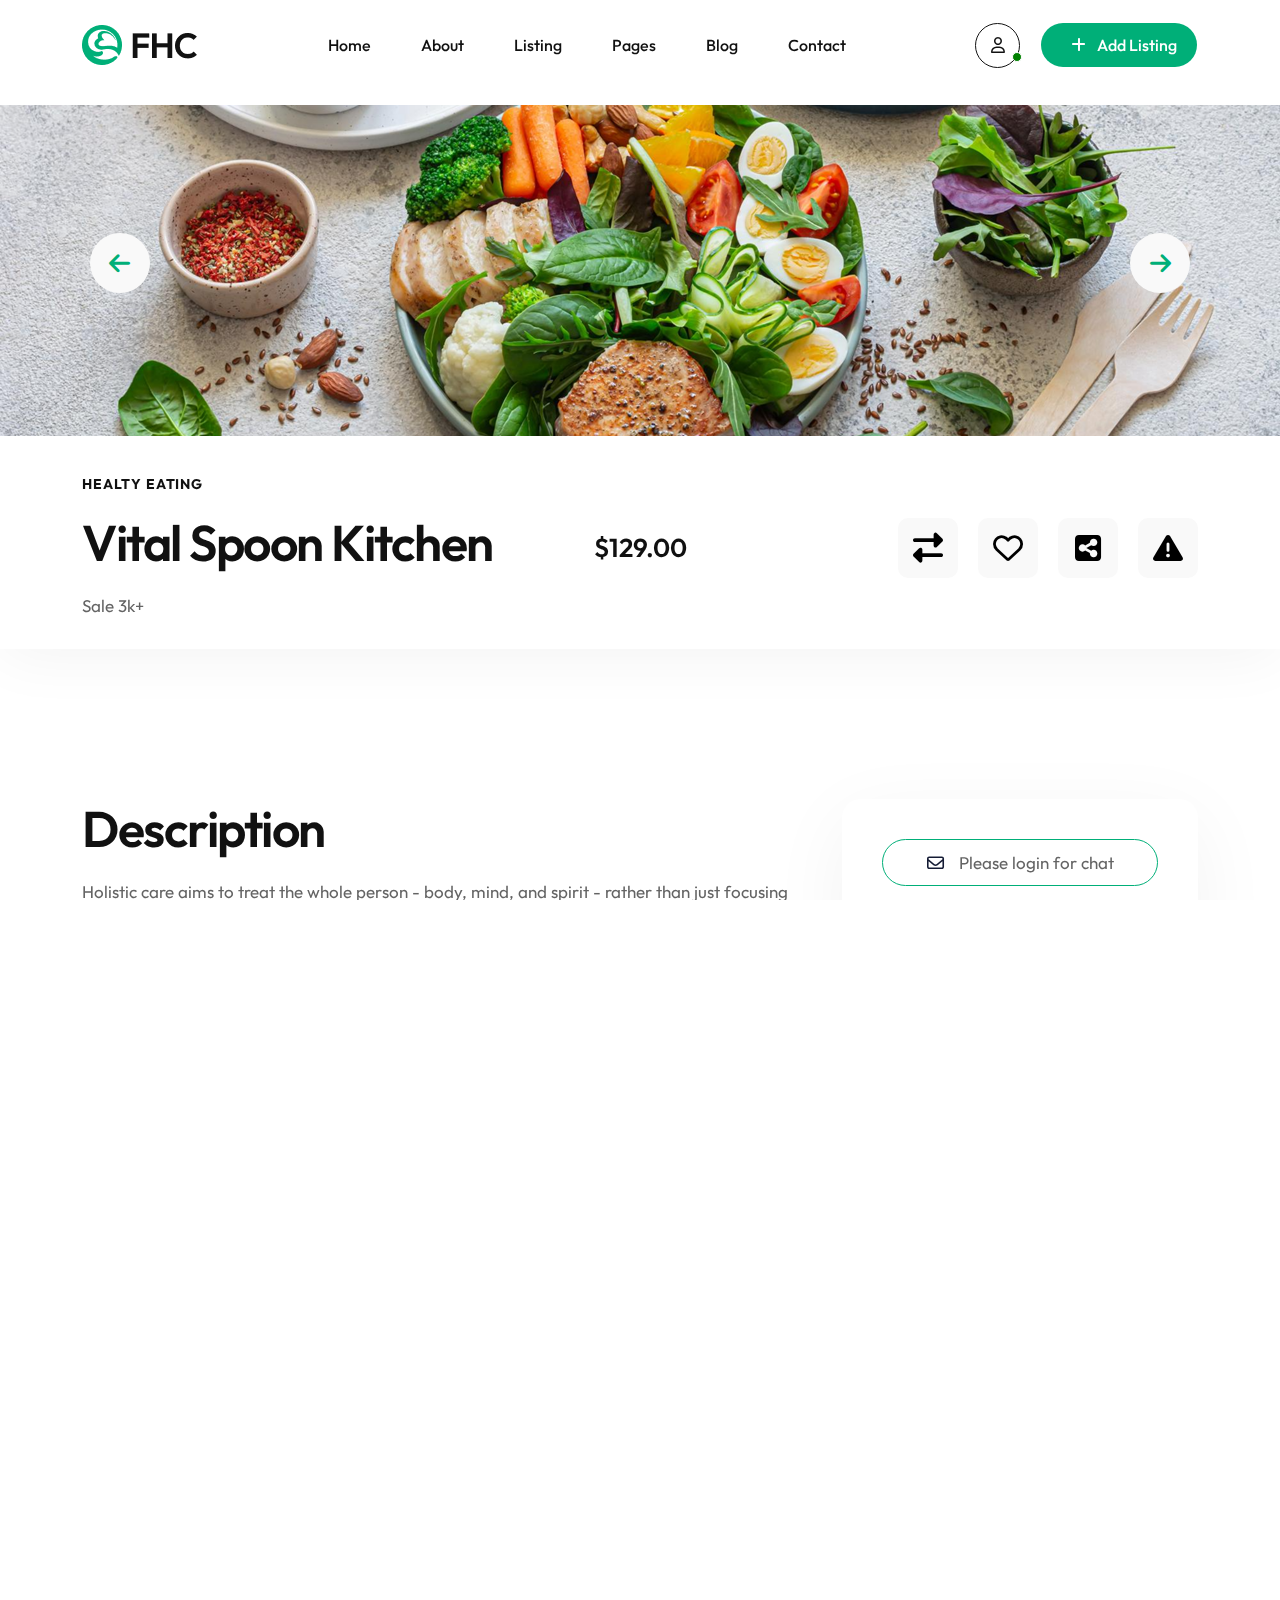
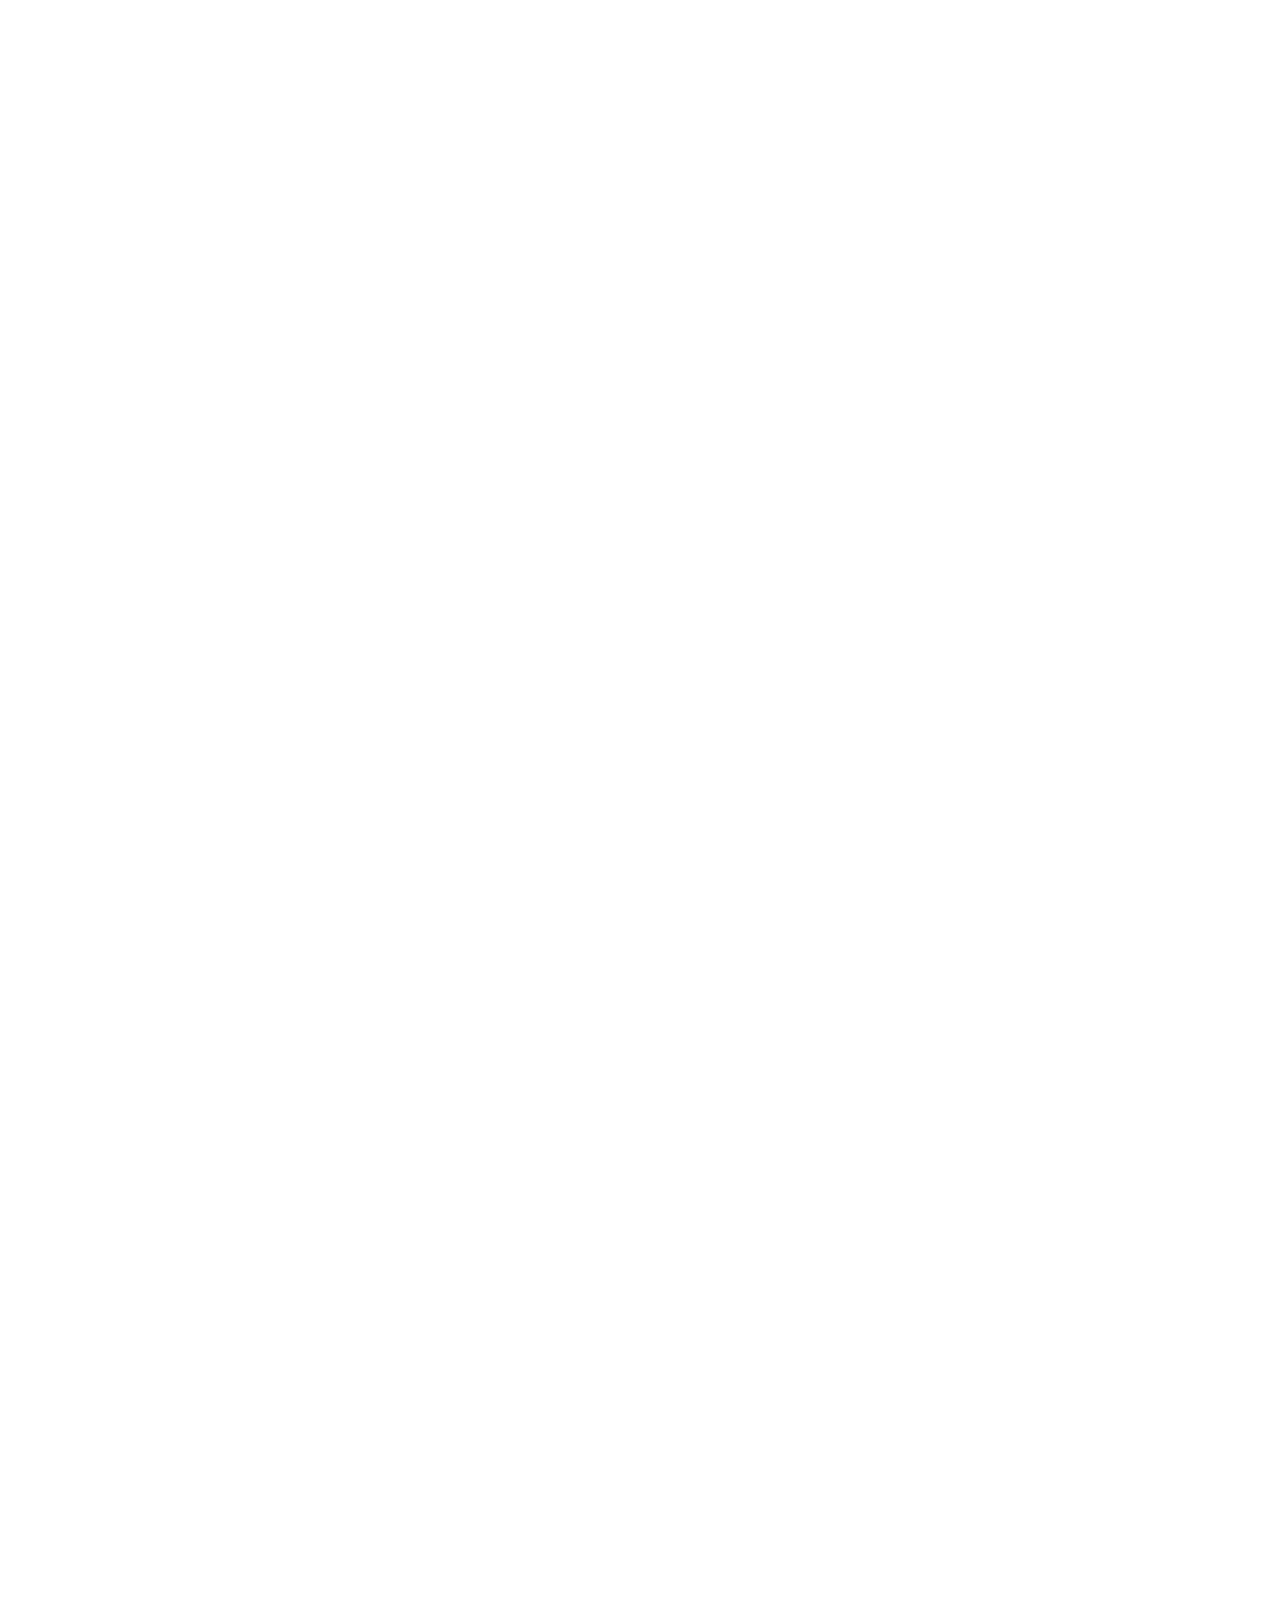
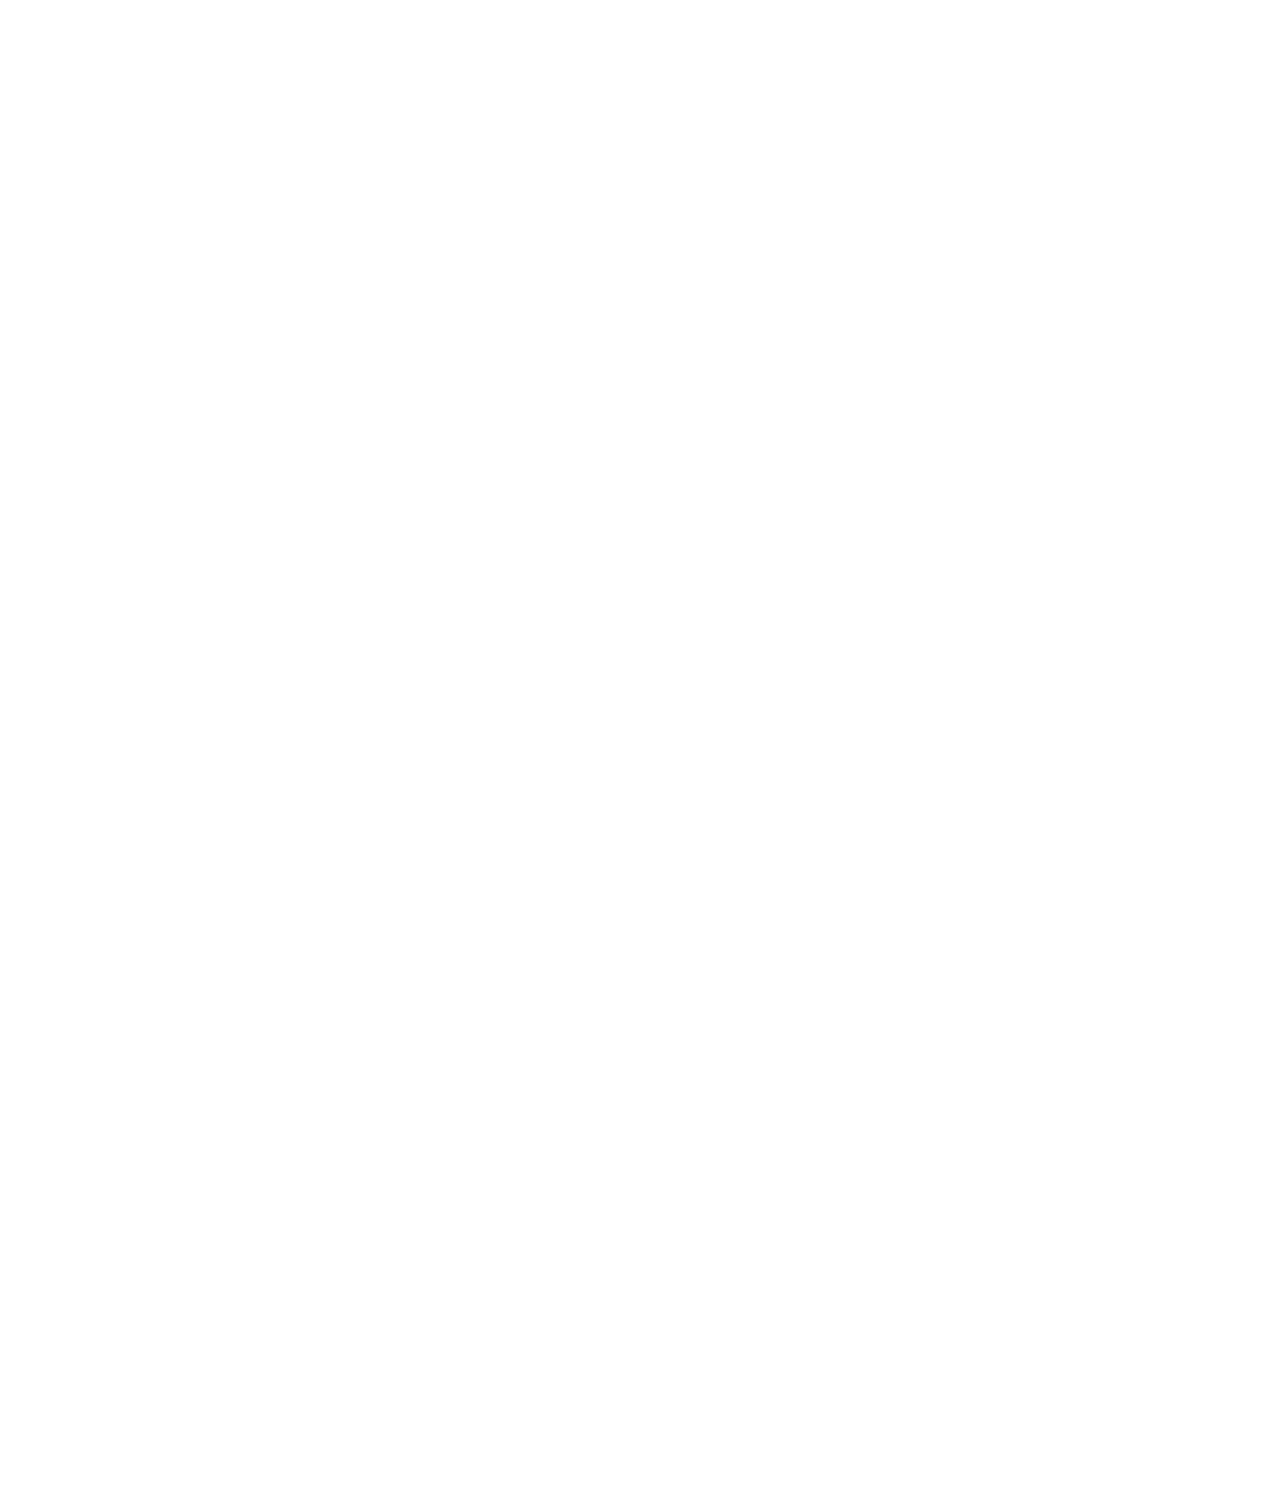
<file: listing_details4.html>
<!DOCTYPE html>
<html lang="en">
<head>
  <meta charset="UTF-8">
  <meta http-equiv="X-UA-Compatible" content="IE=edge">
  <meta name="viewport" content="width=device-width, initial-scale=1.0">
  <meta name="title" content="Clario – Digital, Consulting & Lawyer Agency HTML Template">
  <meta name="description" content="Clario is a modern and professional HTML template designed for digital agencies, business consultants, and law firms. Fully responsive, SEO-friendly, and easy to customize.">
  <meta name="keywords" content="digital agency template, consulting HTML template, lawyer website, business consulting, responsive html, Clario, agency site, HTML5, Bootstrap">
  <meta name="author" content="Developed by SoftCrafty">
  <title>Holistic Care HTML Template</title>

  <!-- Site Favicon -->
  <link rel="shortcut icon" href="assets/imgs/logo/favicon.png" type="image/x-icon">
  <!-- All CSS Files -->
  <link rel="stylesheet" href="assets/css/all.min.css">
  <link rel="stylesheet" href="assets/css/bootstrap.min.css">
  <link rel="stylesheet" href="assets/css/meanmenu.min.css">
  <link rel="stylesheet" href="assets/css/swiper-bundle.min.css">
  <link rel="stylesheet" href="assets/css/slick.min.css">
  <link rel="stylesheet" href="assets/css/magnific-popup.min.css">
  <link rel="stylesheet" href="assets/css/nice-select.min.css">
  <link rel="stylesheet" href="assets/css/sc-cursor.min.css">
  <link rel="stylesheet" href="assets/css/style.css">
</head>

<body>

  <!-- Preloader -->
  <!-- <div class="preloader-wrap">
    <div class="site-preloader"></div>
  </div> -->

  <!-- Scroll to top -->
  <!-- <button id="scroll_top" class="scroll--top"><i class="fa-solid fa-arrow-up"></i></button> -->

  <!-- Mobile Offcanvas -->
  <div class="offcanvas__area offcanvas offcanvas-end" tabindex="-1" id="offcanvasRight">
    <div class="offcanvas-header">
      <img src="assets/imgs/logo/logo.png" alt="Logo" class="logo">
      <button class="btn--close" data-bs-dismiss="offcanvas">
        <i class="fa-solid fa-xmark"></i>
      </button>
    </div>
    <div class="offcanvas-body offcanvas__body">
      <div class="mobile_menu"></div>
    </div>
  </div>

  <!-- Header area start -->
  <header class="header__area style_01" id="header">
    <div class="container">
      <div class="row">
        <div class="header__wrapper">
          <div class="logo-wrapper">
            <div class="logo">
              <a href="index.html" class="standard-logo">
                <img src="assets/imgs/logo/logo2.png" alt="standard-logo" >
              </a>
              <a href="index.html" class="sticky-logo">
                <img src="assets/imgs/logo/logo2.png" alt="sticky-logo" >
              </a>
            </div>
          </div>
          <div class="header-menu-wrapper">         
           <nav class="main-menu">
              <ul>
                <li><a href="index.html">Home</a></li>
                <li><a href="about.html">About</a></li>

                <li class="has-dropdown"><a href="#">Listing</a>
                  <ul class="main-dropdown">
                    <li><a href="listing.html">Listing</a></li>
                    <li><a href="listing_details1.html">Listing 01</a></li>
                    <li><a href="listing_details2.html">Listing 02</a></li>
                    <li><a href="listing_details3.html">Listing 03</a></li>
                    <li><a href="listing_details4.html">Listing 04</a></li>
                  </ul>
                </li>
  
                <li class="has-dropdown"><a href="#">pages</a>
                  <ul class="main-dropdown">
                    <li><a href="service_details.html">Service Details</a></li>
                    <li><a href="faq.html">Faq</a></li>
                    <li><a href="user_dashboard.html">User Dashboard (Guest)</a></li>
                    <li><a href="owner_dashboard.html">User Dashboard (Owner)</a></li>
                  </ul>
                </li>
  
                <li class="has-dropdown"><a href="#">blog</a>
                  <ul class="main-dropdown">
                    <li><a href="blog.html">Blog</a></li>
                    <li><a href="blog-details.html">Blog Details</a></li>
                  </ul>
                </li>
  
                <li><a href="contact.html">Contact</a></li>
              </ul>
            </nav>
          </div>
          <div class="header__right">    
            <div class="user-with-btn">
              <span class="user-icon style_1">
                <i class="fa-regular fa-user"></i>
              </span>
              <a href="contact.html" class="primary-btn" target="_blank">
                <i class="fa fa-plus"></i>
                <span>Add Listing</span>
              </a>
            </div>      
  
            <button class="menu--open style_1" data-bs-toggle="offcanvas" data-bs-target="#offcanvasRight">
              <i class="fa-solid fa-bars"></i>
            </button>
          </div>          
        </div>
      </div>      
    </div>
  </header>
  <!-- Header area end -->
  <div id="smooth-wrapper">
      <div id="smooth-content">


        <!-- Inner Hero Start -->
   
       <div class="inner_hero_slider style_3 mt-105">
        <div class="inner_slider3">
            <div class="slider_img">
                <img src="./assets/imgs/inner_hero/inner_bg1.png" alt="">
            </div>
            <div class="slider_img">
                <img src="./assets/imgs/inner_hero/inner_bg1.png" alt="">
            </div>
        </div>
        <div class="overly_content style_2">
          <div class="container">
            <div class="row align-items-center">
                <div class="col-lg-5">
                  <div class="contains_area">
                    <h5>Healty Eating</h5>
                    <div class="title mt-20">
                     <h2>Vital Spoon Kitchen</h2>
                    </div>
                    <div class="sale mt-20">
                      <span>Sale 3k+</span>
                    </div>
                    
                  </div>
                </div>
                <div class="col-lg-2 d-flex justify-content-center align-items-center">
                    <div class="price">
                        <span>$129.00</span>
                      </div>
                </div>
                <div class="col-lg-5 d-md-flex justify-content-end">
                  <div class="icon_area">
                    <ul>
                      <li><button><i class="fa-solid fa-right-left"></i></button></li>
                      <li><button><i class="fa-regular fa-heart"></i></button></li>
                      <li><button><i class="fa-solid fa-square-share-nodes"></i></button></li>
                      <li><button><i class="fa-solid fa-triangle-exclamation"></i></button></li>
                    </ul>
                  </div>
                </div>
              </div>
          </div>

        </div>
       </div>
        <!-- Inner Hero End -->  
       <!-- Listing start -->
       <section class="listing_details_area mt-150">
        <div class="container">
            <div class="row style_1">
                <div class="col-lg-8">
                  <div class="listing_details_content style_1">
                    <div class="description">
                      <div class="title">
                        <h2>Description</h2>
                      </div>
                      <div class="describtion mt-20">
                        <p>Holistic care aims to treat the whole person - body, mind, and spirit - rather than just focusing 
                          on individual symptoms. It involves personalized and comprehensive approaches to promote overall 
                          well-being and healing Holistic care aims to treat the whole person - body, mind, and spirit - rather
                           than just focusing on individual symptoms. It involves personalized and comprehensive approaches to 
                           promote overall well-being and healingHolistic care aims to treat the whole</p>
                      </div>
                    </div>
                    <div class="amenities mt-30">
                          <div class="title">
                            <h3>Amenities</h3>
                          </div>
                          <div class="row style_001 mt-30">
                            <div class="col-lg-3">
                              <ul>
                                <li><span><i class="fa-solid fa-circle-check"></i></span>Serene Spirit Spa</li>
                                <li><span><i class="fa-solid fa-circle-check"></i></span>Zenith Wellness Center</li>
                              </ul>
                            </div>
                            <div class="col-lg-3 px-2">
                              <ul>
                                <li><span><i class="fa-solid fa-circle-check"></i></span>Blissful Balance Wellness</li>
                                <li><span><i class="fa-solid fa-circle-check"></i></span>Tranquil Oasis Therapies</li>
                              </ul>
                            </div>
                            <div class="col-lg-3 px-2">
                              <ul>
                                <li><span><i class="fa-solid fa-circle-check"></i></span>Harmony Health Haven</li>
                                <li><span><i class="fa-solid fa-circle-check"></i></span>Vitality Wellness Studio</li>
                              </ul>
                            </div>
                            <div class="col-lg-3">
                              <ul>
                                <li><span><i class="fa-solid fa-circle-check"></i></span>Inner Radiance Retreat</li>
                                <li><span><i class="fa-solid fa-circle-check"></i></span>Renewed Roots Holistic</li>
                              </ul>
                            </div>
                          </div>
                        </div>
                    <div class="map_view mt-40">
                      <div class="title">
                        <h3>Map View</h3>
                      </div>
                      <div class="row">
                        <div class="col-12">
                          <div class="maps mt-30">
                            <iframe 
                              src="https://www.google.com/maps/embed?pb=!1m18!1m12!1m3!1d3651.902032570926!2d90.39125501498131!3d23.75089558459017!2m3!1f0!2f0!3f0!3m2!1i1024!2i768!4f13.1!3m3!1m2!1s0x3755b93b8f76b6c1%3A0x45a8f1a7e5a85e48!2sDhaka!5e0!3m2!1sen!2sbd!4v1645094357123!5m2!1sen!2sbd" 
                              width="100%" 
                              height="413" 
                              style="border:0;" 
                              allowfullscreen="" 
                              loading="lazy">
                            </iframe>
                        </div>
                        </div>
                      </div>
                    </div>
                    <div class="holistic_iteam_card mt-40">
                      <div class="title">
                        <h3>Healty Eating</h3>
                      </div>
                      <div class="holistic_iteam_wrapper mt-30">
                        <div class="row">
                        <div class="col-lg-6 d-flex align-items-center">
                          <div class="holistic_iteam_contains">
                            <h4><a href="listing_details4.html">GreenFuel Wrap</a></h4>
                            <div class="describtion mt-20">
                              <p>Holistic care focuses on treating the person - 
                                <br> mind, body, and spirit - to promote </p>
                            </div>
                          </div>
                        </div>
                        <div class="col-lg-6">
                          <div class="holistic_iteam_img">
                            <div class="row align-items-center">
                              <div class="col-lg-4 d-flex justify-content-center">
                                <div class="price">
                                  <span>$80</span>
                                </div>
                              </div>
                              <div class="col-lg-8">
                                <div class="iteam_img">
                                  <img src="./assets/imgs/listing_page/healty_eating/healty1.png" alt="">
                                </div>
                              </div>
                            </div>
                          </div>
                        </div>
                      </div>
                      </div>
                     <div class="holistic_iteam_wrapper mt-30">
                       <div class="row">
                        <div class="col-lg-6 d-flex align-items-center">
                          <div class="holistic_iteam_contains">
                            <h4><a href="listing_details4.html">Vital Crunch</a></h4>
                            <div class="describtion mt-20">
                              <p>Holistic care focuses on treating the person - 
                                <br> mind, body, and spirit - to promote </p>
                            </div>
                          </div>
                        </div>
                        <div class="col-lg-6">
                          <div class="holistic_iteam_img">
                            <div class="row align-items-center">
                              <div class="col-lg-4 d-flex justify-content-center">
                                <div class="price">
                                  <span>$120</span>
                                </div>
                              </div>
                              <div class="col-lg-8">
                                <div class="iteam_img">
                                  <img src="./assets/imgs/listing_page/healty_eating/healty2.png" alt="">
                                </div>
                              </div>
                            </div>
                          </div>
                        </div>
                      </div>
                     </div>
                      <div class="holistic_iteam_wrapper mt-30">
                       <div class="row">
                        <div class="col-lg-6 d-flex align-items-center">
                          <div class="holistic_iteam_contains">
                            <h4><a href="listing_details4.html">ZenBite Salad</a></h4>
                            <div class="describtion mt-20">
                              <p>Holistic care focuses on treating the person - 
                                <br> mind, body, and spirit - to promote </p>
                            </div>
                          </div>
                        </div>
                        <div class="col-lg-6">
                          <div class="holistic_iteam_img">
                            <div class="row align-items-center">
                              <div class="col-lg-4 d-flex justify-content-center">
                                <div class="price">
                                  <span>$99</span>
                                </div>
                              </div>
                              <div class="col-lg-8">
                                <div class="iteam_img">
                                  <img src="./assets/imgs/listing_page/healty_eating/healty3.png" alt="">
                                </div>
                              </div>
                            </div>
                          </div>
                        </div>
                       </div>
                      </div>
                      <div class="more_btn text-center mt-40">
                        <a href="#" class="primary-btn style-transparent">View More <span><i class="fa-solid fa-arrow-right-long"></i></span></a>
                      </div>
                    </div>
                    <div class="video_area mt-40">
                      <div class="title">
                        <h3>Video</h3>
                      </div>
                      <div class="row mt-30">
                        <div class="col-12">
                          <div class="video_frame">
                            <img src="./assets/imgs/listing_page/video_img4.png" alt="">
                            <a class="playBtn" href="https://www.youtube.com/embed/nl4hYMSF9bg?si=zsFgoSAJIdwU8oiv"><i class="fa-solid fa-play"></i>
                            </a>
                          </div>
                        </div>
                      </div>
                    </div>
                    <div class="post-comments-form mt-40">
                      <div class="comment-respond">
                      <div class="post-comments-title">
                        <h3>Leave feedback about this</h3>
                      </div>
                        <form action="#" method="post" class="comment-form mt-13">
                          <div class="row">
                           <div class="col-md-6 mt-30">
                            <div class="input_box">
                             <input type="text" placeholder="Your name" required>
                           </div>
                           </div>
                           <div class="col-md-6 mt-30">
                            <div class="input_box">
                             <input type="email" placeholder="Email" required>
                           </div>
                           </div>
                           <div class="col-md-6 mt-30">
                            <div class="input_box">
                             <input type="text" placeholder="Title" required>
                           </div>
                           </div>
                           <div class="col-md-6 mt-30">
                            <div class="input_box">
                             <input type="number" placeholder="Website" required>
                           </div>
                           </div>
                           <div class="col-12 mt-30">
                            <div class="contacts-message">
                          <textarea name="comment_box" id="comment_box" placeholder="Write A Review" required></textarea>
                        </div>
                           </div>
                        </div>
                        <div class="rating mt-30">
                          <h5>Rating</h5>
                          <ul>
                            <li><i class="fa-solid fa-star"></i></li>
                            <li><i class="fa-solid fa-star"></i></li>
                            <li><i class="fa-solid fa-star"></i></li>
                            <li><i class="fa-solid fa-star"></i></li>
                            <li><i class="fa-solid fa-star"></i></li>
                          </ul>
                        </div>
                        <div class="image_upload mt-30">
                          <h5>Upload Image</h5>
                          <div class="form-row">
                                  <div class="upload-area">
                                      <input type="file" id="logoUpload" accept="image/*" style="display: none;">
                                      <button type="button" class="upload-button" id="customUploadButton">Upload File</button>
                                  </div>
                              </div>
                        </div>
                          <div class="message_sent_btn mt-30">
                              <button class="primary-btn" type="submit">Submit Review<span><i class="fa-solid fa-long-arrow-right"></i></span></button>
                            
                          </div>
                        </form>
                    </div>
                    </div>
                  </div>
                </div>
                <div class="col-lg-4">
                  <div class="sidebar">
                      <div class="widget widget_login">
                        <a href="contact.html"><span><i class="fa-regular fa-envelope"></i></span>Please login for chat</a>
                        <a href="contact.html"><span><i class="fa-regular fa-comment-dots"></i></span>Message to Seller</a>
                      </div>
                      <div class="widget widget_posted mt-60">
                        <div class="widget-title-box">
                          <h3 class="wp-block-heading">Posted By</h3>
                        </div>
                        <div class="posted_content mt-30">
                          <div class="meta_info">
                              <div class="user_img">
                                  <img src="./assets/imgs/listing_page/listing_user1.png" alt="">
                              </div>
                              <div class="user_name">
                                  <h5>Bessie Cooper</h5>
                                  <p>Nursing Assistant</p>
                              </div>
                          </div>
                          <div class="user_abouts mt-30">
                              <ul>
                                  <li><a href="#"><span><i class="fa-solid fa-globe"></i></span>WWW.find holistic care</a></li>
                                  <li><a href="tel:2095550104"><span><i class="fa-solid fa-phone"></i></span>(209) 555-0104</a></li>
                                  <li><a href="#"><span><i class="fa-solid fa-location-dot"></i></span>6391 Elgin St. Celina, Delaware 10299</a></li>
                              </ul>
                          </div>
                          <div class="social_media mt-30">
                            <h4>Follow Us On:</h4>
                              <ul> 
                                    <li><a href="https://www.facebook.com/"><i class="fa-brands fa-facebook-f"></i></a></li>
                                    <li><a href="https://x.com/"><i class="fa-brands fa-x-twitter"></i></a></li>
                                    <li><a href="https://www.instagram.com/"><i class="fa-brands fa-pinterest"></i></a></li>
                                    <li><a href="https://www.linkedin.com/"><i class="fa-brands fa-linkedin-in"></i></a></li>
                                </ul>
                          </div>
                        </div>
                      </div>
                      <div class="widget widget_opening mt-60">
                        <div class="widget-title-box">
                          <h3 class="wp-block-heading">Opening Hours</h3>
                        </div>
                        <div class="posted_content mt-30">
                          <ul>
                            <li><span>Saturday-</span> 10.20 Am To 2.30 Pm</li>
                            <li><span>Sunday-</span> 9.20Am To 5.30 Pm</li>
                            <li><span>Monday-</span> 10.20 Am To 4.30 Pm</li>
                            <li><span>Tuesday-</span> 10.20 Am To 2.30 Pm</li>
                            <li><span>Wednesday-</span> 12.20 Pm To 6.30 Pm</li>
                            <li><span>Friday-</span> off</li>
                          </ul>
                        </div>
                      </div>
                      <div class="get_now mt-60">
                        <img src="./assets/imgs/listing_page/listing3.png" alt="">
                       <div class="get_btn">
                        <a class="primary-btn" href="contact.html"><span>Get It Now </span><i class="fa-solid fa-long-arrow-right"></i></a>
                      
                       </div>
                      </div>
                    </div>
              </div>
            </div>
        </div>
       </section>
       <!-- Listing end -->

        <!-- Footer Start -->
        <footer class="footer mt-295">
          <div class="subscribe_area">
            <div class="container">
              <div class="stay_connected">
                <div class="row align-items-center">
                  <div class="col-lg-6">
                    <div class="sub_contains">
                      <div class="vector">
                        <img src="./assets/imgs/connected/vector1.png" alt="">
                      </div>
                      <div class="title">
                        <h3>Stay Connected</h3>
                      </div>
                      <p>Get monthy curated wellness tips and <br class="d-lg-none"> practitioner spotlights from linda.</p>
                    </div>
                  </div>
                  <div class="col-lg-6">
                    <div class="connected_form">
                      <div class="vector">
                        <img src="./assets/imgs/connected/vector2.png" alt="">
                      </div>
                      <form action="#" class="input_area">
                        <input type="email" placeholder="Your email...">
                        <button type="submit">Subscribe</button>
                      </form>
                    </div>
                  </div>
                </div>
              </div>
            </div>
          </div>
          <div class="vector">
            <img src="./assets/imgs/footer/vector.png" alt="">
          </div>
          <div class="container">
            <div class="row">
              <div class="col-12">
                <div class="footer_area_widget">
                  <div class="row">
                    <div class="footer_area_quick_menu pt-119 pb-74">
                      <div class="col-lg-4 col-md-7 col-12">
                        <div class="iteam_info">
                          <div class="iteam_content">
                            <div class="footer_logo logo_card style_1">
                              <a href="index.html" ><img src="./assets/imgs/logo/logo2.png" alt="footer logo"/></a>
                            </div>
                            <div class="describtion">
                              <p>Holistic care aims to treat the whole person - <br>
                                body, mind, and spirit - rather than 
                                focusing <br> on individual symptoms  personalized </p>
                            </div>
                            <div class="social_area">
                              <ul>
                                <li>
                                  <a href="https://www.facebook.com/"><i class="fa-brands fa-facebook-f"></i></a>
                                </li>
                                <li>
                                  <a href="https://x.com/"><i class="fa-brands fa-x-twitter"></i></a>
                                </li>
                                <li>
                                  <a href="https://www.instagram.com/"><i class="fa-brands fa-instagram"></i></a>
                                </li>
                                <li>
                                  <a href="https://www.pinterest.com/"><i class="fa-brands fa-pinterest-p"></i></a>
                                </li>
                              </ul>
                            </div>
                          </div>
                        </div>
                      </div>
                      <div class="col-lg-2 col-md-4 col-12 d-flex justify-md-content-center">
                        <div class="quicklink">
                          <h3>Catagories</h3>
                          <ul>
                            <li><a href="listing_details3.html">Holistic Services </a></li>
                            <li><a href="listing_details1.html">Natural Product </a></li>
                            <li><a href="listing_details4.html">Healty Eating</a></li>
                            <li><a href="listing_details2.html">Businesses</a></li>
                          </ul>
                        </div>
                      </div>
                      <div class="col-lg-2 col-md-2 col-12 d-lg-flex justify-content-center">
                        <div class="quicklink">
                          <h3>Help</h3>
                          <ul>
                            <li><a href="contact.html">Sign In </a></li>
                            <li><a href="listing.html">Add Listing </a></li>
                            <li><a href="contact.html">Contact Us</a></li>
                            <li><a href="blog.html"> Blog</a></li>
                          </ul>
                        </div>
                      </div>
                       <div class="col-lg-4 col-md-7 col-12 d-lg-flex justify-content-end">
                        <div class="quicklink">
                          <h3>Contact</h3>
                          <div class="contact_card_area">
                            <div class="contact_card_wrapper">
                              <div class="contact_icon">
                                <span><i class="fa-solid fa-phone"></i></span>
                              </div>
                              <div class="contact_details">
                                <h5>Phone Number</h5>
                                 <a href="tel:2095550104">(209) 555-0104</a> 
                              </div>
                            </div>
                            <div class="contact_card_wrapper mt-30">
                              <div class="contact_icon">
                                <span><i class="fa-solid fa-location-dot"></i></span>
                              </div>
                              <div class="contact_details">
                                <h5>Location</h5>
                                <a href="https://www.google.com/maps?q=2464+Royal+Ln,+Mesa,+New+Jersey+45463" target="_blank">6391 Elgin St. Celina, Delaware 10299</a>
                              </div>
                            </div>
                          </div>
                        </div>
                      </div>
                    </div>
                  </div>
                  <!-- footer last menu start -->
                  <div class="footer_last">
                    <div class="col-lg-5 col-12">
                      <p>© Find Holistic Care. All Rights reserved.</p>
                    </div>
                    <div class="col-lg-7 col-12">
                      <div class="footer_last_menu">
                        <nav>
                          <ul>
                            <li><a href="contact.html">Terms & Condition</a></li>
                            <li><a href="contact.html">Privacy Policy</a></li>
                            <li><a href="contact.html">Contact Us</a></li>
                          </ul>
                        </nav>
                      </div>
                    </div>
                  </div>
                  <!-- footer last menu end -->
                </div>
              </div>
            </div>
          </div>
        </footer>
        <!-- Footer End -->
      </div>
  </div>



   <!-- All JS Files -->
   <script src="assets/js/jquery-3.6.1.min.js"></script>
   <script src="assets/js/bootstrap.bundle.min.js"></script>
   <script src="assets/js/jquery.meanmenu.min.js"></script>
   <script src="assets/js/swiper-bundle.min.js"></script>
   <script src="assets/js/slick.min.js"></script>
   <script src="assets/js/jquery.magnific-popup.min.js"></script>
   <script src="assets/js/counter.min.js"></script>
   <script src="assets/js/gsap.min.js"></script>
   <script src="assets/js/jquery.nice-select.min.js"></script>
   <script src="assets/js/ScrollTrigger.min.js"></script>
   <script src="assets/js/ScrollSmoother.min.js"></script>
   <script src="assets/js/SplitText.min.js"></script>
   <script src="assets/js/split-type-0.3.3.min.js"></script>
   <script src="assets/js/scrollreveal.min.js"></script>
   <script src="assets/js/sc-cursor.min.js"></script>
   <script src="assets/js/main.js"></script>
  </body>
</html>
</file>
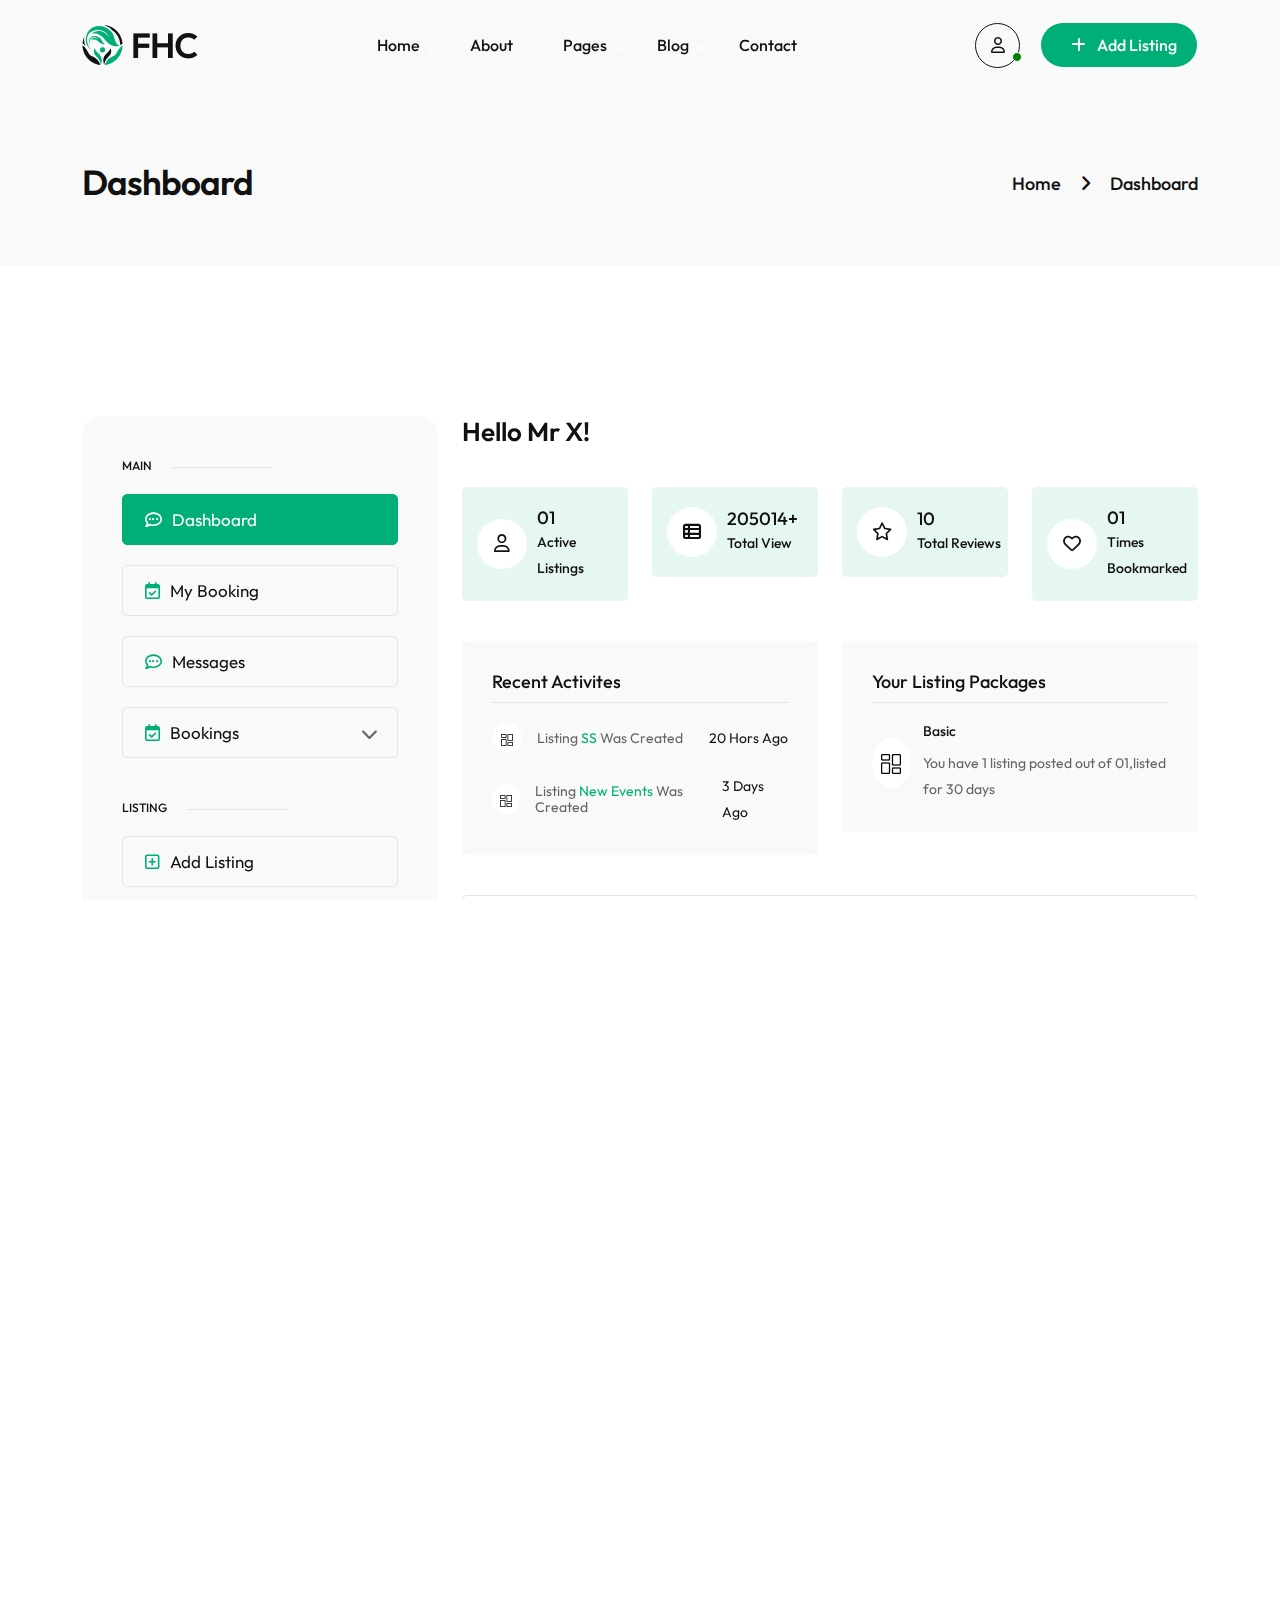
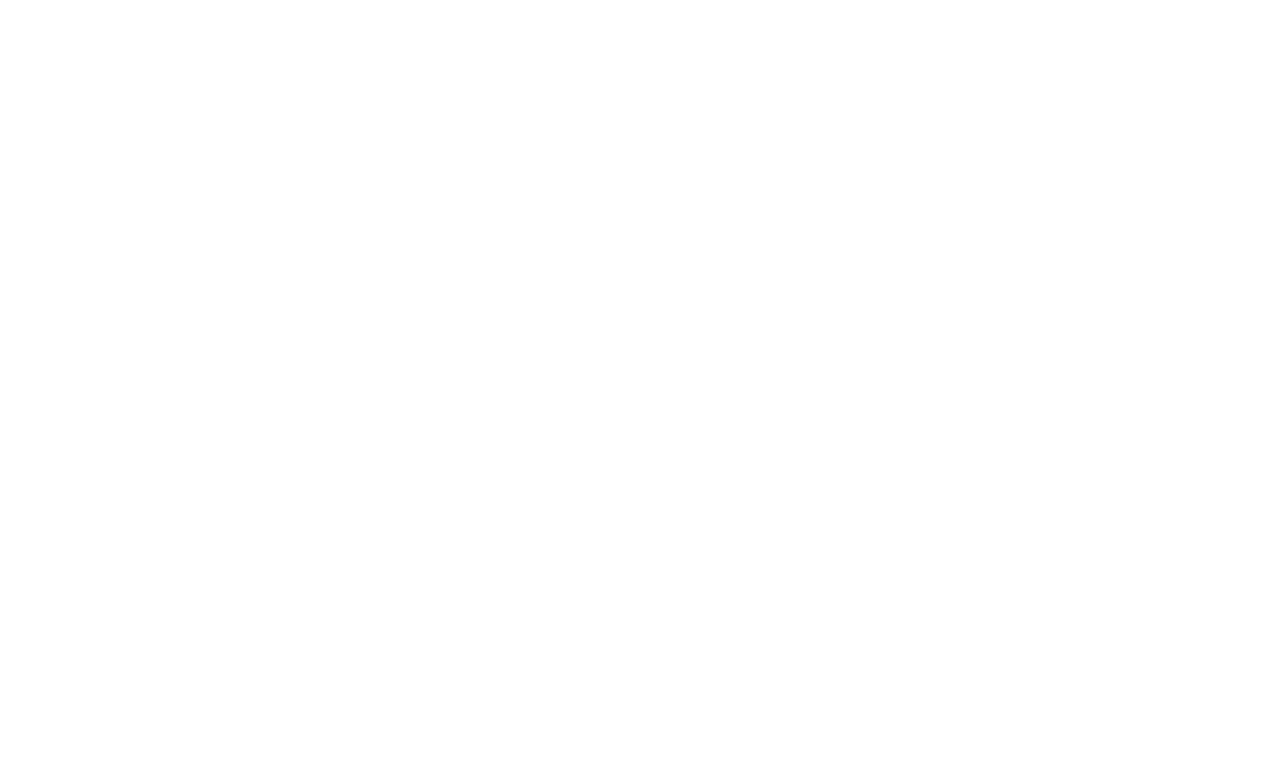
<file: owner_dashboard.html>
<!DOCTYPE html>
<html lang="en">
<head>
  <meta charset="UTF-8">
  <meta http-equiv="X-UA-Compatible" content="IE=edge">
  <meta name="viewport" content="width=device-width, initial-scale=1.0">
  <meta name="title" content="Clario – Digital, Consulting & Lawyer Agency HTML Template">
  <meta name="description" content="Clario is a modern and professional HTML template designed for digital agencies, business consultants, and law firms. Fully responsive, SEO-friendly, and easy to customize.">
  <meta name="keywords" content="digital agency template, consulting HTML template, lawyer website, business consulting, responsive html, Clario, agency site, HTML5, Bootstrap">
  <meta name="author" content="Developed by SoftCrafty">
  <title>Holistic Care HTML Template</title>

  <!-- Site Favicon -->
  <link rel="shortcut icon" href="assets/imgs/logo/favicon.png" type="image/x-icon">
  <!-- All CSS Files -->
  <link rel="stylesheet" href="assets/css/all.min.css">
  <link rel="stylesheet" href="assets/css/bootstrap.min.css">
  <link rel="stylesheet" href="assets/css/meanmenu.min.css">
  <link rel="stylesheet" href="assets/css/swiper-bundle.min.css">
  <link rel="stylesheet" href="assets/css/magnific-popup.min.css">
  <link rel="stylesheet" href="assets/css/nice-select.min.css">
  <link rel="stylesheet" href="assets/css/sc-cursor.min.css">
  <link rel="stylesheet" href="assets/css/style.css">
</head>

<body>

  <!-- Preloader -->
  <!-- <div class="preloader-wrap">
    <div class="site-preloader"></div>
  </div> -->

  <!-- Scroll to top -->
  <!-- <button id="scroll_top" class="scroll--top"><i class="fa-solid fa-arrow-up"></i></button> -->

  <!-- Mobile Offcanvas -->
  <div class="offcanvas__area offcanvas offcanvas-end" tabindex="-1" id="offcanvasRight">
    <div class="offcanvas-header">
      <img src="assets/imgs/logo/logo.png" alt="Logo" class="logo">
      <button class="btn--close" data-bs-dismiss="offcanvas">
        <i class="fa-solid fa-xmark"></i>
      </button>
    </div>
    <div class="offcanvas-body offcanvas__body">
      <div class="mobile_menu"></div>
    </div>
  </div>

  <!-- Header area start -->
  <header class="header__area style_01" id="header">
    <div class="container">
      <div class="row">
        <div class="header__wrapper">
          <div class="logo-wrapper">
            <div class="logo">
              <a href="index.html" class="standard-logo">
                <img src="assets/imgs/logo/logo3.png" alt="standard-logo" >
              </a>
              <a href="index.html" class="sticky-logo">
                <img src="assets/imgs/logo/logo3.png" alt="sticky-logo" >
              </a>
            </div>
          </div>
          <div class="header-menu-wrapper">         
            <nav class="main-menu">
              <ul>
                <li class="has-dropdown"><a href="#">Home</a>
                  <ul class="main-dropdown">
                    <li><a href="index.html">Home One</a></li>
                    <li><a href="index-2.html">Home Two</a></li>
                  </ul>
                </li>
                <li><a href="about.html">About</a></li>
  
                <li class="has-dropdown"><a href="#">pages</a>
                  <ul class="main-dropdown">
                    <li><a href="service.html">Service</a></li>
                    <li><a href="service-details.html">Service Details</a></li>
                    <li><a href="project.html">Project</a></li>
                    <li><a href="project-details.html">Project Details</a></li>
                    <li><a href="team.html">Team</a></li>
                    <li><a href="team-details.html">Team Details</a></li>
                    <li><a href="pricing.html">Pricing</a></li>
                    <li><a href="testimonial.html">Testimonial</a></li>
                    <li><a href="faq.html">FAQs</a></li>
                    <li><a href="404.html">404 page</a></li>
                  </ul>
                </li>
  
                <li class="has-dropdown"><a href="#">blog</a>
                  <ul class="main-dropdown">
                    <li><a href="blog.html">Blog</a></li>
                    <li><a href="blog-details.html">Blog Details</a></li>
                  </ul>
                </li>
  
                <li><a href="contact.html">Contact</a></li>
              </ul>
            </nav>
          </div>
          <div class="header__right">    
            <div class="user-with-btn">
              <span class="user-icon style_1">
                <i class="fa-regular fa-user"></i>
              </span>
              <a href="contact.html" class="primary-btn" target="_blank">
                <i class="fa fa-plus"></i>
                <span>Add Listing</span>
              </a>
            </div>      
  
            <button class="menu--open" data-bs-toggle="offcanvas" data-bs-target="#offcanvasRight">
              <i class="fa-solid fa-bars"></i>
            </button>
          </div>          
        </div>
      </div>      
    </div>
  </header>
  <!-- Header area end -->
  <div id="smooth-wrapper">
      <div id="smooth-content">


        <!-- Inner Hero Start -->
        <section class="inner_hero style_2">
                <div class="container align-items-center">
                    <div class="row">
                        <div class="col-lg-6">
                            <div class="sub_heading">
                                <h2>Dashboard</h2>
                        </div>
                    </div>
                    <div class="col-lg-6 d-md-flex justify-content-end align-items-center">
                        <div class="heading_menu">
                            <ul>
                                <li><a href="index.html">Home</a></li>
                                <li><a href="listing_details1.html"><span><i class="fa-solid fa-angle-right"></i></span>Dashboard</a></li>
                            </ul>
                        </div>
                    </div>
                </div>
            </div>
        </section> 
       <!-- Inner Hero End -->
      
        <!-- User Dashboard Guest Start -->
        <section class="user_dashboard_guest mt-150">
          <div class="container">
              <div class="row">
                  <div class="col-lg-4">
                      <div class="sidebar">
                          <div class="sidebar_card">
                              <div class="title">
                                  <h3>Main</h3>
                              </div>
                              <div class="btn_area mt-20">
                                  <button data-target="dashboard-content"><span><i class="fa-regular fa-comment-dots"></i></span>Dashboard</button>
                                  <button data-target="my-booking-content"><span><i class="fa-regular fa-calendar-check"></i></span>My Booking</button>
                                  <button data-target="messages-content"><span><i class="fa-regular fa-comment-dots"></i></span>Messages</button>
  
                                  <div class="booking-wrapper">
                                      <button class="dropdown-toggle"> <span><i class="fa-regular fa-calendar-check"></i></span> Bookings
                                      </button>
                                      <ul class="dropdown-menu">
                                          <li><a href="#" data-target="calendar-content"><span><i class="fa-solid fa-arrow-right"></i></span> Calendar</a></li>
                                          <li><a href="#" data-target="qr-scan-content"><span><i class="fa-solid fa-arrow-right"></i></span> QR Scan</a></li>
                                          <li><a href="#" data-target="pending-bookings-content"><span><i class="fa-solid fa-arrow-right"></i></span> Pending</a></li>
                                          <li><a href="#" data-target="approved-bookings-content"><span><i class="fa-solid fa-arrow-right"></i></span> Approved</a></li>
                                          <li><a href="#" data-target="cancelled-bookings-content"><span><i class="fa-solid fa-arrow-right"></i></span> Cancelled</a></li>
                                      </ul>
                                  </div>
                              </div>
                          </div>
  
                          <div class="sidebar_card mt-40">
                              <div class="title">
                                  <h3>Listing</h3>
                              </div>
                              <div class="btn_area mt-20">
                                  <button data-target="add-listing-content"><span><i class="fa-regular fa-square-plus"></i></span>Add Listing</button>
                                  <div class="booking-wrapper">
                                      <button class="dropdown-toggle">
                                          <span><i class="fa-regular fa-calendar-check"></i></span> My Listings
                                      </button>
                                      <ul class="dropdown-menu">
                                          <li><a href="#" data-target="active-listings-content"><span><i class="fa-solid fa-arrow-right"></i></span> Active</a></li>
                                          <li><a href="#" data-target="pending-listings-content"><span><i class="fa-solid fa-arrow-right"></i></span> Pending</a></li>
                                          <li><a href="#" data-target="expired-listings-content"><span><i class="fa-solid fa-arrow-right"></i></span> Expired</a></li>
                                      </ul>
                                  </div>
                                  <button data-target="statistic-content"><span><i class="fa-regular fa-star"></i></span>Statistic</button>
                                  <button data-target="add-campaign-content"><span><i class="fa-solid fa-rocket"></i></span>Add Campaign</button>
                                  <button data-target="reviews-content"><span><i class="fa-regular fa-star"></i></span>Reviews</button>
                                  <button data-target="bookmarks-content"><span><i class="fa-regular fa-heart"></i></span>Bookmarks</button>
                              </div>
                          </div>
  
                          <div class="sidebar_card mt-40">
                              <div class="title">
                                  <h3>Account</h3>
                              </div>
                              <div class="btn_area mt-20">
                                  <button data-target="my-profile-content"><span><i class="fa-regular fa-user"></i></span>My Profile</button>
                                  <button data-target="logout-content"><span><i class="fa-solid fa-power-off"></i></span>Logout</button>
                              </div>
                          </div>
                      </div>
                  </div>
  
                  <div class="col-lg-8">
                      <div class="my_booking_area">
                          <div id="dashboard-content" class="content-section active">
                            <div class="owner_dashboard_area">
                              <div class="title">
                                  <h3>Hello Mr X!</h3>
                              </div>
                              <div class="active_listings mt-40">
                                  <div class="row">
                                      <div class="col-lg-3">
                                          <div class="active_card">
                                              <div class="icon">
                                                  <span><i class="fa-regular fa-user"></i></span>
                                              </div>
                                              <div class="active_details">
                                                  <h5>01</h5>
                                                  <p>Active Listings</p>
                                              </div>
                                          </div>
                                      </div>
                                      <div class="col-lg-3">
                                          <div class="active_card">
                                              <div class="icon">
                                                  <span><i class="fa-solid fa-table-list"></i></span>
                                              </div>
                                              <div class="active_details">
                                                  <h5>205014+</h5>
                                                  <p>Total View</p>
                                              </div>
                                          </div>
                                      </div>
                                      <div class="col-lg-3">
                                          <div class="active_card">
                                              <div class="icon">
                                                  <span><i class="fa-regular fa-star"></i></span>
                                              </div>
                                              <div class="active_details">
                                                  <h5>10</h5>
                                                  <p>Total Reviews</p>
                                              </div>
                                          </div>
                                      </div>
                                      <div class="col-lg-3">
                                          <div class="active_card">
                                              <div class="icon">
                                                  <span><i class="fa-regular fa-heart"></i></span>
                                              </div>
                                              <div class="active_details">
                                                  <h5>01</h5>
                                                  <p>Times Bookmarked</p>
                                              </div>
                                          </div>
                                      </div>
                                  </div>
                              </div>
                              <div class="recent_activites_area mt-40">
                                  <div class="row">
                                      <div class="col-lg-6">
                                          <div class="recent_activite_card">
                                              <div class="title">
                                                  <h4>Recent Activites</h4>
                                              </div>
                                              <div class="recent_activites_list mt-20">
                                                  <ul>
                                                      <li>
                                                        <div class="icon_name">
                                                          <div class="icon">
                                                            <img src="./assets/imgs/user_dashboard/owner/icon/icon1.png" alt="">
                                                          </div>
                                                          <h5>Listing <span>SS</span> Was Created</h5>
                                                        </div>
                                                          <p>20 Hors Ago</p>
                                                      </li>
                                                      <li>
                                                        <div class="icon_name">
                                                          <div class="icon">
                                                            <img src="./assets/imgs/user_dashboard/owner/icon/icon1.png" alt="">
                                                          </div>
                                                          <h5>Listing <span>New Events</span> Was Created</h5>
                                                        </div>
                                                          <p>3 Days Ago</p>
                                                      </li>
                                                  </ul>
                                              </div>
                                          </div>
                                      </div>
                                      <div class="col-lg-6">
                                          <div class="recent_activite_card">
                                              <div class="title">
                                                  <h4>Your Listing Packages</h4>
                                              </div>
                                              <div class="package_list mt-20">
                                                  <ul>
                                                      <li>
                                                          <div class="icon">
                                                            <img src="./assets/imgs/user_dashboard/owner/icon/icon2.png" alt="">
                                                          </div>
                                                          <div class="name">
                                                            <h5>Basic</h5>
                                                            <p>You have 1 listing posted out of 01,listed for 30 days</p>
                                                          </div>
                                                      </li>
                                                  </ul>
                                              </div>
                                          </div>
                                      </div>
                                  </div>
                              </div>
                              <div class="statistics_area mt-40">
                                <div class="heading">
                                  <h4>Your Statistics</h4>
                                  <h4>May,2014-june,2025</h4>
                                </div>
                                <div class="graph">
                                  <img src="./assets/imgs/user_dashboard/owner/graph.png" alt="">
                                </div>
                                <div class="btn_area">
                                  <a href="#" class="primary-btn">See More Statistics</a>
                                </div>
                              </div>
                          </div>
                          </div>
                          <div id="my-booking-content" class="content-section">
                            <div class="content_wrapper">
                              <div class="heading_area">
                                <div class="row">
                                  <div class="col-lg-6">
                                    <div class="name">
                                      <h4>Your Booking</h4>
                                    </div>
                                  </div>
                                  <div class="col-lg-6 d-flex justify-content-end">
                                    <div class="date">
                                      <select>
                                        <option selected>Pick a Date</option>
                                        <option value="#">june 26, 2025- july 26, 2025</option>
                                        <option value="#">june 26, 2025- july 26, 2025</option>
                                        <option value="#">june 26, 2025- july 26, 2025</option>
                                        <option value="#">june 26, 2025- july 26, 2025</option>
                                      </select>
                                    </div>
                                  </div>
                                </div>
                              </div>
                              <div class="booking_content">
                                <div class="booking_card">
                                  <div class="user_meta_info">
                                    <div class="user_img">
                                      <img src="./assets/imgs/user_dashboard/guest/guest1.png" alt="">
                                    </div>
                                    <div class="name_btn">
                                      <div class="user_name">
                                        <h4>Netural Nexux</h4>
                                      </div>
                                      <div class="approved_unpaid_btn">
                                        <button>Approved</button>
                                        <button class="style_1">Unpaid</button>
                                      </div>
                                    </div>
                                  </div>
                                  <div class="booking_list_area">
                                    <ul>
                                      <li>Booking Date: <span>June 26,2025-July 26,2025</span></li>
                                      <li>Booking Details: <span>5 Guest</span></li>
                                      <li>Booking Location: <p>2118 Thornridge Cir. Syracuse, Connecticut 35624</p></li>
                                      <li>Price: <span>$500000</span></li>
                                      <li>Owner: <p>Cody Fisher / cody@mail.com / 12345 </p></li>
                                      <li>Clients: <p>Fisher Cody / Guest@mail.com / 234765  </p></li>
                                      <li>Phone: <p>(308) 555-0121</p></li>
                                      <li>Extra Service: <span>City guide tour ($50) / Extra Charge: ($20) / Cooked Meal: ($10)</span></li>
                                      <li>Booking requested On:<span>June 26,2025-At 10:00am</span></li>
                                      <li>Payment due:<span>June 29,2025-At 10:00am</span></li>
                                    </ul>
                                    <div class="btn_area mt-30">
                                      <button><span><i class="fa-regular fa-comment-dots"></i></span>Send Message</button>
                                    </div>
                                  </div>
                                  <div class="pay_btn">
                                    <button>Pay</button>
                                  </div>
                                </div>
                                <div class="booking_card">
                                  <div class="user_meta_info">
                                    <div class="user_img">
                                      <img src="./assets/imgs/user_dashboard/guest/guest2.png" alt="">
                                    </div>
                                    <div class="name_btn">
                                      <div class="user_name">
                                        <h4>Netural Nexux</h4>
                                      </div>
                                      <div class="approved_unpaid_btn">
                                        <button>Approved</button>
                                        <button class="style_1">Unpaid</button>
                                      </div>
                                    </div>
                                  </div>
                                  <div class="booking_list_area">
                                    <ul>
                                      <li>Booking Date: <span>June 26,2025-July 26,2025</span></li>
                                      <li>Booking Details: <span>5 Guest</span></li>
                                      <li>Booking Location: <p>2118 Thornridge Cir. Syracuse, Connecticut 35624</p></li>
                                      <li>Price: <span>$500000</span></li>
                                      <li>Owner: <p>Cody Fisher / cody@mail.com / 12345 </p></li>
                                      <li>Clients: <p>Fisher Cody / Guest@mail.com / 234765  </p></li>
                                      <li>Phone: <p>(308) 555-0121</p></li>
                                      <li>Extra Service: <span>City guide tour ($50) / Extra Charge: ($20) / Cooked Meal: ($10)</span></li>
                                      <li>Booking requested On:<span>June 26,2025-At 10:00am</span></li>
                                      <li>Payment due:<span>June 29,2025-At 10:00am</span></li>
                                    </ul>
                                    <div class="btn_area mt-30">
                                      <button><span><i class="fa-regular fa-comment-dots"></i></span>Send Message</button>
                                    </div>
                                  </div>
                                  <div class="pay_btn">
                                    <button>Pay</button>
                                  </div>
                                </div>
                                <div class="booking_card">
                                  <div class="user_meta_info">
                                    <div class="user_img">
                                      <img src="./assets/imgs/user_dashboard/guest/guest3.png" alt="">
                                    </div>
                                    <div class="name_btn">
                                      <div class="user_name">
                                        <h4>Netural Nexux</h4>
                                      </div>
                                      <div class="approved_unpaid_btn">
                                        <button>Approved</button>
                                        <button class="style_1">Unpaid</button>
                                      </div>
                                    </div>
                                  </div>
                                  <div class="booking_list_area">
                                    <ul>
                                      <li>Booking Date: <span>June 26,2025-July 26,2025</span></li>
                                      <li>Booking Details: <span>5 Guest</span></li>
                                      <li>Booking Location: <p>2118 Thornridge Cir. Syracuse, Connecticut 35624</p></li>
                                      <li>Price: <span>$500000</span></li>
                                      <li>Owner: <p>Cody Fisher / cody@mail.com / 12345 </p></li>
                                      <li>Clients: <p>Fisher Cody / Guest@mail.com / 234765  </p></li>
                                      <li>Phone: <p>(308) 555-0121</p></li>
                                      <li>Extra Service: <span>City guide tour ($50) / Extra Charge: ($20) / Cooked Meal: ($10)</span></li>
                                      <li>Booking requested On:<span>June 26,2025-At 10:00am</span></li>
                                      <li>Payment due:<span>June 29,2025-At 10:00am</span></li>
                                    </ul>
                                    <div class="btn_area mt-30">
                                      <button><span><i class="fa-regular fa-comment-dots"></i></span>Send Message</button>
                                    </div>
                                  </div>
                                  <div class="pay_btn">
                                    <button>Pay</button>
                                  </div>
                                </div>
                              </div>
                              <div class="page_change_btn">
                                <ul>
                                  <li><button>01</button></li>
                                  <li><button>02</button></li>
                                  <li><button>03</button></li>
                                  <li><button><span><i class="fa-solid fa-angles-right"></i></span></button></li>
                                </ul>
                              </div>
                          </div>
                          </div>
  
                          <div id="messages-content" class="content-section">
                              <div class="content_wrapper">
                                <div class="heading_area">
                                  <div class="row">
                                    <div class="col-12">
                                      <div class="name">
                                        <h4>Your Inbox</h4>
                                      </div>
                                    </div>
                                  </div>
                                </div>
                                <div class="inbox_area">
                                    <div class="single_inbox">
                                           <div class="people_info">
                                            <div class="image">
                                              <img src="./assets/imgs/user_dashboard/guest/message/message1.png" alt="">
                                            </div>
                                             <div class="name_message">
                                              <div class="people_name">
                                                  <h4>Devon Lane</h4>
                                                  <span>Ceo-Halon Group</span>
                                              </div>
                                              <div class="message">
                                                  <p><span><i class="fa-solid fa-reply"></i></span>Hellow</p>
                                              </div>
                                             </div>
                                             <div class="message_time">
                                              <span>2 weeks ago</span>
                                            </div>
                                           </div>
                                    </div>
                                    <div class="single_inbox">
                                           <div class="people_info">
                                            <div class="image">
                                              <img src="./assets/imgs/user_dashboard/guest/message/message2.png" alt="">
                                            </div>
                                             <div class="name_message">
                                              <div class="people_name">
                                                  <h4>Brooklyn Simmons</h4>
                                                  <span>Web Designer</span>
                                              </div>
                                              <div class="message">
                                                  <p><span><i class="fa-solid fa-reply"></i></span>Hellow</p>
                                              </div>
                                             </div>
                                             <div class="message_time">
                                              <span>2 weeks ago</span>
                                            </div>
                                           </div>
                                    </div>
                                    <div class="single_inbox">
                                           <div class="people_info">
                                            <div class="image">
                                              <img src="./assets/imgs/user_dashboard/guest/message/message3.png" alt="">
                                            </div>
                                             <div class="name_message">
                                              <div class="people_name">
                                                  <h4>Kathryn Murphy</h4>
                                                  <span>Nursing Assistant</span>
                                              </div>
                                              <div class="message">
                                                  <p><span><i class="fa-solid fa-reply"></i></span>Hellow</p>
                                              </div>
                                             </div>
                                             <div class="message_time">
                                              <span>2 weeks ago</span>
                                            </div>
                                           </div>
                                    </div>
                                    <div class="single_inbox">
                                           <div class="people_info">
                                            <div class="image">
                                              <img src="./assets/imgs/user_dashboard/guest/message/message4.png" alt="">
                                            </div>
                                             <div class="name_message">
                                              <div class="people_name">
                                                  <h4>Theresa Webb</h4>
                                                  <span>Medical Assistant</span>
                                              </div>
                                              <div class="message">
                                                  <p><span><i class="fa-solid fa-reply"></i></span>Hellow</p>
                                              </div>
                                             </div>
                                             <div class="message_time">
                                              <span>2 weeks ago</span>
                                            </div>
                                           </div>
                                    </div>
                                    <div class="single_inbox">
                                           <div class="people_info">
                                            <div class="image">
                                              <img src="./assets/imgs/user_dashboard/guest/message/message5.png" alt="">
                                            </div>
                                             <div class="name_message">
                                              <div class="people_name">
                                                  <h4>Arlene McCoy</h4>
                                                  <span>Marketing Coordinator</span>
                                              </div>
                                              <div class="message">
                                                  <p><span><i class="fa-solid fa-reply"></i></span>Hellow</p>
                                              </div>
                                             </div>
                                             <div class="message_time">
                                              <span>2 weeks ago</span>
                                            </div>
                                           </div>
                                    </div>
                                    <div class="single_inbox">
                                           <div class="people_info">
                                            <div class="image">
                                              <img src="./assets/imgs/user_dashboard/guest/message/message6.png" alt="">
                                            </div>
                                             <div class="name_message">
                                              <div class="people_name">
                                                  <h4>Courtney Henry</h4>
                                                  <span>President of Sales</span>
                                              </div>
                                              <div class="message">
                                                  <p><span><i class="fa-solid fa-reply"></i></span>Hellow</p>
                                              </div>
                                             </div>
                                             <div class="message_time">
                                              <span>2 weeks ago</span>
                                            </div>
                                           </div>
                                    </div>
                                </div>
                                <div class="page_change_btn">
                                  <ul>
                                    <li><button>01</button></li>
                                    <li><button>02</button></li>
                                    <li><button>03</button></li>
                                    <li><button><span><i class="fa-solid fa-angles-right"></i></span></button></li>
                                  </ul>
                                </div>
                              </div>
                          </div>

                          <div id="calendar-content" class="content-section">
                            <div class="content_wrapper">
                                <div class="heading_area">
                                <div class="row">
                      <div class="col-12">
                        <div class="name">
                          <h4>Calendar View</h4>
                        </div>
                      </div>
                            </div>
                           </div>
                           <div class="books_views_area">
                    <div class="booking_view">
                      <div class="title">
                          <h4>Bookings View</h4>
                      </div>
                      <div class="bookings_contains">
                        <select>
                          <option selected>All Users</option>
                          <option value="#">User 01</option>
                          <option value="#">User 02</option>
                          <option value="#">User 03</option>
                          <option value="#">User 04</option>
                          <option value="#">User 05</option>
                        </select>
                        <select>
                          <option selected>All Listing</option>
                          <option value="#">List 01</option>
                          <option value="#">List 02</option>
                          <option value="#">List 03</option>
                          <option value="#">List 04</option>
                          <option value="#">List 05</option>
                        </select>
                        <select>
                          <option selected>All Statuses</option>
                          <option value="#">Statuses 01</option>
                          <option value="#">Statuses 02</option>
                          <option value="#">Statuses 03</option>
                          <option value="#">Statuses 04</option>
                          <option value="#">Statuses 05</option>
                        </select>
                      </div>
                    </div>
                    <div class="calendar-header mt-40">
                      <div class="navigation">
                          <span class="arrow left-arrow"><i class="fa-solid fa-angle-left"></i></span>
                          <span class="arrow right-arrow"><i class="fa-solid fa-angle-right"></i></span>
                      </div>
                      <div class="year">2025</div>
                      <div class="view-options">
                          <button class="active" id="monthViewBtn">Month</button>
                          <button id="weekViewBtn">Week</button>
                          <button id="listViewBtn">List</button>
                      </div>
                  </div>
                    
                            </div>
                            </div>
                            <div class="calendar-container mt-55">
                              <div class="month-name">FEBRUARY</div>
                              <div class="calendar-grid mt-30">
                              </div>
                          </div>
                          </div>
  
                          <div id="qr-scan-content" class="content-section">
                            <div class="content_wrapper">
                              <div class="heading_area">
                                <div class="row">
                                  <div class="col-12">
                                    <div class="name">
                                      <h4>QR Scan</h4>
                                    </div>
                                  </div>
                                </div>
                              </div>
                              <div class="qr_scan_area">
                                <h4><h5>You need device with cemera to use scanner</h5></h4>
                                <div class="qr_code mt-30">
                                  <div class="qr_img">
                                    <img src="./assets/imgs/user_dashboard/owner/qr.png" alt="">
                                  </div>
                                  <div class="click_btn mt-20">
                                    <span>Click to Open QR Code Scanner</span>
                                  </div>
                                </div>
                              </div>
                            </div>
                          </div>
  
  
                          <div id="pending-bookings-content" class="content-section">
                            <div class="content_wrapper">
                              <div class="heading_area">
                                <div class="row">
                                  <div class="col-12">
                                    <div class="name">
                                      <h4>Pending Booking</h4>
                                    </div>
                                  </div>
                                </div>
                              </div>
                              <div class="books_views_area">
                                <div class="booking_view">
                                  <div class="title">
                                      <h4>Booking Requests</h4>
                                  </div>
                                  <div class="bookings_contains">
                                    <select>
                                      <option selected>All Users</option>
                                      <option value="#">User 01</option>
                                      <option value="#">User 02</option>
                                      <option value="#">User 03</option>
                                      <option value="#">User 04</option>
                                      <option value="#">User 05</option>
                                    </select>
                                    <select>
                                      <option selected>All Listing</option>
                                      <option value="#">List 01</option>
                                      <option value="#">List 02</option>
                                      <option value="#">List 03</option>
                                      <option value="#">List 04</option>
                                      <option value="#">List 05</option>
                                    </select>
                                    <select>
                                      <option selected>All Statuses</option>
                                      <option value="#">Statuses 01</option>
                                      <option value="#">Statuses 02</option>
                                      <option value="#">Statuses 03</option>
                                      <option value="#">Statuses 04</option>
                                      <option value="#">Statuses 05</option>
                                    </select>
                                  </div>
                                </div>
                                <div class="pending mt-20">
                                    <p>You Don`t have any booking yet</p>
                                </div>
                              </div>
                            </div>
                          </div>
  
                          <div id="approved-bookings-content" class="content-section">
                            <div class="content_wrapper">
                              <div class="heading_area">
                                <div class="row">
                                  <div class="col-12">
                                    <div class="name">
                                      <h4>Approved</h4>
                                    </div>
                                  </div>
                                </div>
                              </div>
                              <div class="books_views_area">
                                <div class="booking_view">
                                  <div class="title">
                                      <h4>Approved Booking</h4>
                                  </div>
                                  <div class="bookings_contains">
                                    <select>
                                      <option selected>All Users</option>
                                      <option value="#">User 01</option>
                                      <option value="#">User 02</option>
                                      <option value="#">User 03</option>
                                      <option value="#">User 04</option>
                                      <option value="#">User 05</option>
                                    </select>
                                    <select>
                                      <option selected>All Listing</option>
                                      <option value="#">List 01</option>
                                      <option value="#">List 02</option>
                                      <option value="#">List 03</option>
                                      <option value="#">List 04</option>
                                      <option value="#">List 05</option>
                                    </select>
                                    <select>
                                      <option selected>All Statuses</option>
                                      <option value="#">Statuses 01</option>
                                      <option value="#">Statuses 02</option>
                                      <option value="#">Statuses 03</option>
                                      <option value="#">Statuses 04</option>
                                      <option value="#">Statuses 05</option>
                                    </select>
                                  </div>
                                </div>
                                <div class="pending mt-20">
                                    <p>You Don`t have any booking yet</p>
                                </div>
                              </div>
                            </div>
                          </div>
  
                          <div id="cancelled-bookings-content" class="content-section">
                            <div class="content_wrapper">
                              <div class="heading_area">
                                <div class="row">
                                  <div class="col-12">
                                    <div class="name">
                                      <h4>Cancelled Booking</h4>
                                    </div>
                                  </div>
                                </div>
                              </div>
                              <div class="books_views_area">
                                <div class="booking_view">
                                  <div class="title">
                                      <h4>Booking Requests</h4>
                                  </div>
                                  <div class="bookings_contains">
                                    <select>
                                      <option selected>All Users</option>
                                      <option value="#">User 01</option>
                                      <option value="#">User 02</option>
                                      <option value="#">User 03</option>
                                      <option value="#">User 04</option>
                                      <option value="#">User 05</option>
                                    </select>
                                    <select>
                                      <option selected>All Listing</option>
                                      <option value="#">List 01</option>
                                      <option value="#">List 02</option>
                                      <option value="#">List 03</option>
                                      <option value="#">List 04</option>
                                      <option value="#">List 05</option>
                                    </select>
                                    <select>
                                      <option selected>All Statuses</option>
                                      <option value="#">Statuses 01</option>
                                      <option value="#">Statuses 02</option>
                                      <option value="#">Statuses 03</option>
                                      <option value="#">Statuses 04</option>
                                      <option value="#">Statuses 05</option>
                                    </select>
                                  </div>
                                </div>
                                <div class="pending mt-20">
                                    <p>You Don`t have any booking yet</p>
                                </div>
                              </div>
                            </div>
                          </div>
  
                          <div id="add-listing-content" class="content-section">
                            <div class="row">
                              <div class="col-lg-4">
                                <div class="listing_card_wrapper">
                                  <div class="heading_part">
                                    <div class="price">
                                      <h5>02$/ <span>Per Month</span></h5>
                                      <p>Basic</p>
                                    </div>
                                    <div class="icon">
                                      <span><i class="fa-solid fa-hand-holding-dollar"></i></span>
                                    </div>
                                  </div>
                                  <div class="list_menu pt-30">
                                    <ul>
                                      <li>All limited links <span><i class="fa-solid fa-check"></i></span></li>
                                      <li>Own analytics platform <span><i class="fa-solid fa-check"></i></span></li>
                                      <li>Chat support<span><i class="fa-solid fa-check"></i></span></li>
                                      <li>Optimize hashtags<span><i class="fa-solid fa-circle-xmark"></i></span></li>
                                      <li>Unlimited users<span><i class="fa-solid fa-circle-xmark"></i></span></li>
                                    </ul>
                                    <div class="btn_area mt-30">
                                      <a href="#">Get Now</a>
                                    </div>
                                  </div>
                                </div>
                              </div>
                              <div class="col-lg-4">
                                <div class="listing_card_wrapper">
                                  <div class="heading_part">
                                    <div class="price">
                                      <h5>20$/ <span>Per Month</span></h5>
                                      <p>Standard</p>
                                    </div>
                                    <div class="icon">
                                      <span><i class="fa-solid fa-circle-dollar-to-slot"></i></span>
                                    </div>
                                  </div>
                                  <div class="list_menu pt-30">
                                    <ul>
                                      <li>All limited links <span><i class="fa-solid fa-check"></i></span></li>
                                      <li>Own analytics platform <span><i class="fa-solid fa-check"></i></span></li>
                                      <li>Chat support<span><i class="fa-solid fa-check"></i></span></li>
                                      <li>Optimize hashtags<span><i class="fa-solid fa-check"></i></span></li>
                                      <li>Unlimited users<span><i class="fa-solid fa-circle-xmark"></i></span></li>
                                    </ul>
                                    <div class="btn_area mt-30">
                                      <a href="#">Get Now</a>
                                    </div>
                                  </div>
                                </div>
                              </div>
                              <div class="col-lg-4">
                                <div class="listing_card_wrapper">
                                  <div class="heading_part">
                                    <div class="price">
                                      <h5>21$/ <span>Per Month</span></h5>
                                      <p>Premium</p>
                                    </div>
                                    <div class="icon">
                                      <span><i class="fa-solid fa-circle-dollar-to-slot"></i></span>
                                    </div>
                                  </div>
                                  <div class="list_menu pt-30">
                                    <ul>
                                      <li>All limited links <span><i class="fa-solid fa-check"></i></span></li>
                                      <li>Own analytics platform <span><i class="fa-solid fa-check"></i></span></li>
                                      <li>Chat support<span><i class="fa-solid fa-check"></i></span></li>
                                      <li>Optimize hashtags<span><i class="fa-solid fa-check"></i></span></li>
                                      <li>Unlimited users<span><i class="fa-solid fa-check"></i></span></li>
                                    </ul>
                                    <div class="btn_area mt-30">
                                      <a href="#">Get Now</a>
                                    </div>
                                  </div>
                                </div>
                              </div>
                              <div class="btn_area text-center mt-60">
                                <a href="#" class="primary-btn style_01">Submit Listing <span><i class="fa-solid fa-"></i></span></a>
                              </div>
                            </div>
                            <div class="row mt-60">
                              <div class="add_listing_title">
                                <h4>Add Listing</h4>
                              </div>
                              <div class="chose_list_type mt-20">
                                <input type="text" placeholder="Chose Listing Type">
                              </div>
                            </div>
                            <div class="row mt-70">
                              <div class="col-lg-3">
                                <div class="add_listing_card">
                                  <div class="icon">
                                    <span><i class="fa-solid fa-headphones"></i></span>
                                  </div>
                                  <h4>Service</h4>
                                </div>
                              </div>
                              <div class="col-lg-3">
                                <div class="add_listing_card">
                                  <div class="icon">
                                    <span><i class="fa-solid fa-house"></i></span>
                                  </div>
                                  <h4>Rent</h4>
                                </div>
                              </div>
                              <div class="col-lg-3">
                                <div class="add_listing_card">
                                  <div class="icon">
                                    <span><i class="fa-solid fa-calendar"></i></span>
                                  </div>
                                  <h4>Event</h4>
                                </div>
                              </div>
                              <div class="col-lg-3">
                                <div class="add_listing_card">
                                  <div class="icon">
                                    <span><i class="fa-solid fa-bullhorn"></i></span>
                                  </div>
                                  <h4>Classifieds</h4>
                                </div>
                              </div>
                            </div>
                            <div class="content_wrapper mt-60">
                                <div class="heading_area">
                                  <div class="row">
                                    <div class="col-12">
                                      <div class="name">
                                        <h4>Basic Information</h4>
                                      </div>
                                    </div>
                                  </div>
                                </div>
                                <div class="basic_information">
                                  <form action="#">
                                  <div class="row">
                                    <div class="col-lg-6">
                                      <div class="listing_input">
                                        <input type="text" placeholder="Listing Title">
                                      </div>
                                    </div>
                                    <div class="col-lg-6 px-0">
                                      <div class="form-container">
                                        <div class="form-row">
                                            <label for="logoUpload" class="label-text">Logo (Optional)</label>
                                            <div class="upload-area">
                                                <input type="file" id="logoUpload" accept="image/*" style="display: none;">
                                                <button type="button" class="upload-button" id="customUploadButton">Upload File</button>
                                                <span class="file-name" id="fileNameDisplay">Maximum File Size: 2 Mb</span>
                                            </div>
                                        </div>
                                        </div>
                                    </div>
                                    <div class="col-lg-6 mt-30">
                                      <div class="listing_input">
                                        <input type="text" placeholder="Choose Catagory">
                                      </div>
                                    </div>
                                    <div class="col-lg-6 mt-30">
                                      <div class="listing_input">
                                        <input type="email" placeholder="Email" required>
                                      </div>
                                    </div>
                                    <div class="col-12 mt-30">
                                      <div class="other_features">
                                        <h4>Other Features (Optional)</h4>
                                        <h5>Please Choose catagory to display avaiable features</h5>
                                      </div>
                                    </div>
                                    <div class="col-12">
                                      <div class="location_area mt-40">
                                        <h4>Location</h4>
                                        <div class="maps mt-30">
                                          <iframe 
                                            src="https://www.google.com/maps/embed?pb=!1m18!1m12!1m3!1d3651.902032570926!2d90.39125501498131!3d23.75089558459017!2m3!1f0!2f0!3f0!3m2!1i1024!2i768!4f13.1!3m3!1m2!1s0x3755b93b8f76b6c1%3A0x45a8f1a7e5a85e48!2sDhaka!5e0!3m2!1sen!2sbd!4v1645094357123!5m2!1sen!2sbd" 
                                            width="100%" 
                                            height="334" 
                                            style="border:0;" 
                                            allowfullscreen="" 
                                            loading="lazy">
                                          </iframe>
                                      </div>
                                      </div>
                                    </div>
                                    <div class="col-lg-6 mt-30">
                                      <div class="listing_input">
                                        <input type="email" placeholder="Address">
                                      </div>
                                    </div>
                                    <div class="col-lg-6 mt-30">
                                      <div class="listing_input">
                                        <input type="email" placeholder="Friendly Address">
                                      </div>
                                    </div>
                                    <div class="col-lg-6 mt-30">
                                      <div class="listing_input">
                                        <input type="email" placeholder="Region">
                                      </div>
                                    </div>
                                    <div class="col-lg-6 mt-30">
                                      <div class="listing_input">
                                        <input type="email" placeholder="Google Place ID">
                                      </div>
                                    </div>
                                    <div class="col-lg-12 mt-30">
                                      <div class="gallery_area">
                                        <h4><span><i class="fa-regular fa-images"></i></span> Gallery</h4>
                                      </div>
                                      <div class="gallery_describtion mt-30">
                                        <p>By selecting (clicking on a photo) one of tje uploaded photos you will set it as featured 
                                          image for this listing(makred by icon with star ).Drag and drop thumbnails to re order 
                                          images in gallery.</p>
                                      </div>
                                          <div class="gallery-upload-container mt-30">
                                            <div class="upload_area_drag" id="uploadArea">
                                                <input type="file" id="fileInput" multiple accept="image/*">
                                                <span><i class="fa-solid fa-plus"></i></span>
                                                <p>Click here or drag & drop files to upload</p>
                                            </div>

                                            <div class="image-previews" id="imagePreviews"> </div>
                                        </div>

                                    </div>
                                    <div class="col-lg-12 mt-30">
                                        
                                        <div class="description-section">
                                          <div class="title mb-30">
                                            <h2>Details</h2>
                                          </div>
                                            <h3>Description</h3>
                                            <div class="editor-toolbar">
                                                <div class="formats-dropdown">
                                                    <button class="formats-button">Formats <span class="arrow-down"></span></button>
                                                    <div class="formats-dropdown-content">
                                                        <a href="#" data-command="formatBlock" data-value="h1">Heading 1</a>
                                                        <a href="#" data-command="formatBlock" data-value="h2">Heading 2</a>
                                                        <a href="#" data-command="formatBlock" data-value="h3">Heading 3</a>
                                                        <a href="#" data-command="formatBlock" data-value="p">Paragraph</a>
                                                    </div>
                                                </div>
                                                <button class="toolbar-button" data-command="bold">B</button>
                                                <button class="toolbar-button" data-command="italic">I</button>
                                                <button class="toolbar-button" data-command="underline">U</button>
                                                <button class="toolbar-button" data-command="insertUnorderedList"><i class="fas fa-list-ul"></i></button>
                                                <button class="toolbar-button" data-command="insertOrderedList"><i class="fas fa-list-ol"></i></button>
                                                <button class="toolbar-button" data-command="createLink"><i class="fas fa-link"></i></button>
                                                <button class="toolbar-button" data-command="unlink"><i class="fas fa-unlink"></i></button>
                                                <button class="toolbar-button" data-command="undo"><i class="fas fa-undo"></i></button>
                                                <button class="toolbar-button" data-command="redo"><i class="fas fa-redo"></i></button>
                                            </div>
                                            <div class="editor-content" contenteditable="true"></div>
                                        </div>
                                    </div>
                                    <div class="col-lg-12 mt-30">
                                      <div class="listing_input">
                                        <input type="email" placeholder="URL to oEmbed supported service">
                                      </div>
                                    </div>
                                    <div class="col-lg-6 mt-30">
                                      <div class="listing_input">
                                        <input type="tel" placeholder="Phone">
                                      </div>
                                    </div>
                                    <div class="col-lg-6 mt-30">
                                      <div class="listing_input">
                                        <input type="tel" placeholder="Website">
                                      </div>
                                    </div>
                                    <div class="col-lg-6 mt-30">
                                      <div class="listing_input">
                                        <input type="tel" placeholder="E-mail">
                                      </div>
                                    </div>
                                    <div class="col-lg-6 mt-30">
                                      <div class="listing_input">
                                        <input type="tel" placeholder="Website">
                                      </div>
                                    </div>
                                    <div class="col-lg-6 mt-30">
                                      <div class="listing_input">
                                        <input type="tel" placeholder="Facebook">
                                      </div>
                                    </div>
                                    <div class="col-lg-6 mt-30">
                                      <div class="listing_input">
                                        <input type="tel" placeholder="Instagram">
                                      </div>
                                    </div>
                                    <div class="col-lg-6 mt-30">
                                      <div class="listing_input">
                                        <input type="tel" placeholder="Twitter">
                                      </div>
                                    </div>
                                    <div class="col-lg-6 mt-30">
                                      <div class="listing_input">
                                        <input type="tel" placeholder="Linkedin">
                                      </div>
                                    </div>
                                    <div class="col-lg-6 mt-30">
                                      <div class="listing_input">
                                        <input type="tel" placeholder="Minimum Price Range">
                                      </div>
                                    </div>
                                    <div class="col-lg-6 mt-30">
                                      <div class="listing_input">
                                        <input type="tel" placeholder="Maximum Price Range">
                                      </div>
                                    </div>
                                    <div class="col-12 mt-30">
                                      <div class="gallery_area">
                                        <h4><span><i class="fa-regular fa-clock"></i></span> Opening Hours</h4>
                                      </div>
                                    </div>
                                    <div class="col-12 mt-30">
                                      <div class="gallery_area">
                                        <h4><span><i class="fa-solid fa-magnifying-glass-dollar"></i></span>	Pricing & Bookable Services </h4>
                                      </div>
                                    </div>
                                    <div class="col-12 mt-30">
                                      <div class="gallery_area">
                                        <h4><span><i class="fa-regular fa-circle-question"></i></span>Faq </h4>
                                      </div>
                                    </div>
                                    <div class="col-12 mt-30">
                                      <div class="gallery_area">
                                        <h4><span><i class="fa-regular fa-calendar"></i></span>Booking </h4>
                                      </div>
                                    </div>
                                    <div class="btn_area mt-30">
                                      <button class="primary-btn">Preview <span><i class="fa-solid fa-arrow-right"></i></span></button>
                                    </div>
                                  </div>
                                </form>
                                </div>
                            </div>
                          </div>
  
                          <div id="active-listings-content" class="content-section">
                            <div class="content_wrapper">
                              <div class="heading_area">
                                <div class="row">
                                  <div class="col-12">
                                    <div class="name">
                                      <h4>Active</h4>
                                    </div>
                                  </div>
                                </div>
                              </div>
                              <div class="active_area">
                                <h4>You have not  submited 1 listing yet. you can add your first one below</h4>
                                <div class="btn_area mt-30">
                                  <a href="#" class="primary-btn style_01">Submit New Listing <span><i class="fa-solid fa-"></i></span></a>
                                </div>
                              </div>
                            </div>
                          </div>
  
                          <div id="pending-listings-content" class="content-section">
                            <div class="content_wrapper">
                                <div class="heading_area">
                                <div class="row">
                                  <div class="col-12">
                                    <div class="name">
                                      <h4>Pending</h4>
                                    </div>
                                  </div>
                                </div>
                              </div>
                              <div class="pending_content">
                                <div class="pending_heading">
                                  <h5>Pending Listing</h5>
                                  <div class="search">
                                    <input type="text" placeholder="Search">
                                    <button><i class="fa-solid fa-magnifying-glass"></i></button>
                                  </div>
                                </div>
                                <div class="pending_list">
                                  <div class="single_pending mt-30">
                                    <div class="left_content">
                                      <div class="map_area">
                                      <iframe 
                                        src="https://www.google.com/maps/embed?pb=!1m18!1m12!1m3!1d3651.902032570926!2d90.39125501498131!3d23.75089558459017!2m3!1f0!2f0!3f0!3m2!1i1024!2i768!4f13.1!3m3!1m2!1s0x3755b93b8f76b6c1%3A0x45a8f1a7e5a85e48!2sDhaka!5e0!3m2!1sen!2sbd!4v1645094357123!5m2!1sen!2sbd" 
                                        width="100%" 
                                        height="100" 
                                        style="border:0;" 
                                        allowfullscreen="" 
                                        loading="lazy">
                                      </iframe>
                                    </div>
                                    <div class="pending_title">
                                      <h4>bb</h4>
                                      <h5><span><i class="fa-solid fa-location"></i></span> Westheimer</h5>
                                      <p>Expirign:Never/not yet</p>
                                    </div>
                                    </div>
                                    <div class="right_content">
                                      <button>Ical</button>
                                      <button>Edit</button>
                                      <button>Delete</button>
                                    </div>
                                  </div>
                                  <div class="single_pending mt-30">
                                    <div class="left_content">
                                      <div class="map_area">
                                      <iframe 
                                        src="https://www.google.com/maps/embed?pb=!1m18!1m12!1m3!1d3651.902032570926!2d90.39125501498131!3d23.75089558459017!2m3!1f0!2f0!3f0!3m2!1i1024!2i768!4f13.1!3m3!1m2!1s0x3755b93b8f76b6c1%3A0x45a8f1a7e5a85e48!2sDhaka!5e0!3m2!1sen!2sbd!4v1645094357123!5m2!1sen!2sbd" 
                                        width="100%" 
                                        height="100" 
                                        style="border:0;" 
                                        allowfullscreen="" 
                                        loading="lazy">
                                      </iframe>
                                    </div>
                                    <div class="pending_title">
                                      <h4>New Events</h4>
                                      <h5><span><i class="fa-solid fa-location"></i></span> Westheimer</h5>
                                      <p>Expirign:Never/not yet</p>
                                    </div>
                                    </div>
                                    <div class="right_content">
                                      <button>Ical</button>
                                      <button>Edit</button>
                                      <button>Delete</button>
                                    </div>
                                  </div>
                                  <div class="single_pending mt-30">
                                    <div class="left_content">
                                      <div class="map_area">
                                      <iframe 
                                        src="https://www.google.com/maps/embed?pb=!1m18!1m12!1m3!1d3651.902032570926!2d90.39125501498131!3d23.75089558459017!2m3!1f0!2f0!3f0!3m2!1i1024!2i768!4f13.1!3m3!1m2!1s0x3755b93b8f76b6c1%3A0x45a8f1a7e5a85e48!2sDhaka!5e0!3m2!1sen!2sbd!4v1645094357123!5m2!1sen!2sbd" 
                                        width="100%" 
                                        height="100" 
                                        style="border:0;" 
                                        allowfullscreen="" 
                                        loading="lazy">
                                      </iframe>
                                    </div>
                                    <div class="pending_title">
                                      <h4>Plombier</h4>
                                      <h5><span><i class="fa-solid fa-location"></i></span> Westheimer</h5>
                                      <p>Expirign:Never/not yet</p>
                                    </div>
                                    </div>
                                    <div class="right_content">
                                      <button>Ical</button>
                                      <button>Edit</button>
                                      <button>Delete</button>
                                    </div>
                                  </div>
                                </div>
                              </div>
                              <div class="page_change_btn">
                                <ul>
                                  <li><button>01</button></li>
                                  <li><button>02</button></li>
                                  <li><button>03</button></li>
                                  <li><button><span><i class="fa-solid fa-angles-right"></i></span></button></li>
                                </ul>
                              </div>
                            </div>
                          </div>
  
                          <div id="expired-listings-content" class="content-section">
                            <div class="content_wrapper">
                              <div class="heading_area">
                                <div class="row">
                                  <div class="col-12">
                                    <div class="name">
                                      <h4>Expired</h4>
                                    </div>
                                  </div>
                                </div>
                              </div>
                              <div class="active_area">
                                <h4>You Dont have listing here</h4>
                              </div>
                            </div>
                          </div>
  
                          <div id="statistic-content" class="content-section">
                              <div class="statistics_area mt-40">
                                <div class="heading">
                                  <h4>Your Statistics</h4>
                                  <h4>May,2014-june,2025</h4>
                                </div>
                                <div class="graph">
                                  <img src="./assets/imgs/user_dashboard/owner/graph.png" alt="">
                                </div>
                                <div class="btn_area">
                                  <a href="#" class="primary-btn">See More Statistics</a>
                                </div>
                              </div>
                          </div>
  
                          <div id="add-campaign-content" class="content-section">
                            <div class="content_wrapper">
                               <div class="heading_area">
                                <div class="row">
                                  <div class="col-12">
                                    <div class="name">
                                      <h4>Manage Ads</h4>
                                    </div>
                                  </div>
                                </div>
                              </div>
                                  <div class="manage-ads-container">
                                    <div class="no-ads-message">
                                        <p>You Haven't created any ads yet.</p>
                                        <button class="create-new-campaign-btn mt-30">Create New Campaign</button>
                                    </div>

                                    <div class="ad-settings-section mt-30">
                                        <div class="section-title">
                                            <h4><i class="fas fa-cog"></i> General Ad Settings</h4>
                                        </div>
                                        <div class="form-row mt-30">
                                            <input type="text" placeholder="Search For A Listing">
                                            <input type="text" placeholder="Pay per View">
                                        </div>
                                        <div class="form-row mt-30">
                                            <input type="text" placeholder="YYYY-MM-DD">
                                            <input type="text" placeholder="Budget">
                                        </div>
                                    </div>

                                    <div class="campaign-filters-section">
                                        <div class="section-title mt-30">
                                            <h4><i class="fas fa-cog"></i> Campaign Filters</h4>
                                        </div>
                                        <div class="filters-info mt-30">
                                            <p>Filters apply only to sidebar and results placement options</p>
                                        </div>
                                        <div class="form-row mt-30">
                                            <input type="text" placeholder="Choose Category">
                                            <input type="text" placeholder="Choose Region">
                                        </div>
                                        <div class="form-row mt-30">
                                            <select class="location-dropdown">
                                                <option value="">Location</option>
                                                <option value="Dhaka">Dhaka</option>
                                                <option value="Chittagong">Chittagong</option>
                                                <option value="Sylhet">Sylhet</option>
                                            </select>
                                        </div>
                                        <div class="enable-logged-in-users mt-20">
                                            <span>Enable only for logged in users</span>
                                            <label class="switch">
                                                <input type="checkbox">
                                                <span class="slider round"></span>
                                            </label>
                                        </div>
                                    </div>

                                    <button class="submit-ad-btn mt-30">Submit Your Ad</button>
                                </div>

                            </div>
                          </div>
  
                          <div id="reviews-content" class="content-section">
                            <div class="content_wrapper">
                              <div class="heading_area">
                                <div class="row">
                                  <div class="col-12">
                                    <div class="name">
                                      <h4>Your Review</h4>
                                    </div>
                                  </div>
                                </div>
                              </div>
                              <div class="review_card">
                                 <div class="review_heading">
                                  <div class="user_meta_info">
                                      <div class="image">
                                          <img src="./assets/imgs/user_dashboard/guest/review/user1.png" alt="">
                                      </div>
                                      <div class="user_info">
                                          <h4>Darlene Robertson</h4>
                                          <p>June 16, 2025</p>
                                      </div>
                                  </div>
                                  <div class="stars">
                                      <i class="fa fa-star"></i>
                                      <i class="fa fa-star"></i>
                                      <i class="fa fa-star"></i>
                                      <i class="fa fa-star"></i>
                                      <i class="fa fa-star"></i>
                                  </div>
                                 </div>
                                 <div class="product_details">
                                  <div class="title mt-20">
                                      <h4>Natural Product</h4>
                                  </div>
                                  <div class="describtion mt-20">
                                      <p>Holistic care offers a compassionate, patient-centered approach that nurtures the mind, body, and spirit. It 
                                          promotes overall well-being by addressing not just symptoms, but the root causes of health issues</p>
                                  </div>
                                  <div class="edit_delete_btn mt-30">
                                      <button><span><i class="fa-regular fa-comment-dots"></i></span>Edit Your Review</button>
                                      <button class="style_1"><span><i class="fa-regular fa-comment-dots"></i></span>Delete Your Review</button>
                                  </div>
                                 </div>
                              </div>
                            </div>
                          </div>
  
                          <div id="bookmarks-content" class="content-section">
                            <div class="content_wrapper">
                              <div class="heading_area">
                                <div class="row">
                                  <div class="col-12">
                                    <div class="name">
                                      <h4>Bookmark</h4>
                                    </div>
                                  </div>
                                </div>
                              </div>
                              <div class="inbox_area">
                                  <div class="single_inbox">
                                         <div class="people_info">
                                          <div class="image">
                                            <img src="./assets/imgs/user_dashboard/guest/bookmark/bookmark1.png" alt="">
                                          </div>
                                           <div class="name_message">
                                            <div class="people_name">
                                                <h4>SoulRoot Wellness</h4>
                                            </div>
                                            <div class="message">
                                                <p>3891 Ranchview Dr. Richardson, California 62639</p>
                                            </div>
                                           </div>
                                           <div class="message_time">
                                            <span><i class="fa-regular fa-circle-xmark"></i>Remove</span>
                                          </div>
                                         </div>
                                  </div>
                                  <div class="single_inbox">
                                         <div class="people_info">
                                          <div class="image">
                                            <img src="./assets/imgs/user_dashboard/guest/bookmark/bookmark2.png" alt="">
                                          </div>
                                           <div class="name_message">
                                            <div class="people_name">
                                                <h4>PurePath Holistics</h4>
                                            </div>
                                            <div class="message">
                                                <p>2715 Ash Dr. San Jose, South Dakota 83475</p>
                                            </div>
                                           </div>
                                           <div class="message_time">
                                            <span><i class="fa-regular fa-circle-xmark"></i>Remove</span>
                                          </div>
                                         </div>
                                  </div>
                                  <div class="single_inbox">
                                         <div class="people_info">
                                          <div class="image">
                                            <img src="./assets/imgs/user_dashboard/guest/bookmark/bookmark3.png" alt="">
                                          </div>
                                           <div class="name_message">
                                            <div class="people_name">
                                                <h4>InnerBloom Naturals</h4>
                                            </div>
                                            <div class="message">
                                                <p>4517 Washington Ave. Manchester, Kentucky 39495</p>
                                            </div>
                                           </div>
                                           <div class="message_time">
                                            <span><i class="fa-regular fa-circle-xmark"></i>Remove</span>
                                          </div>
                                         </div>
                                  </div>
                                  <div class="single_inbox">
                                         <div class="people_info">
                                          <div class="image">
                                            <img src="./assets/imgs/user_dashboard/guest/bookmark/bookmark4.png" alt="">
                                          </div>
                                           <div class="name_message">
                                            <div class="people_name">
                                                <h4>TruEssence Healing</h4>
                                            </div>
                                            <div class="message">
                                                <p>2972 Westheimer Rd. Santa Ana, Illinois 85486 </p>
                                            </div>
                                           </div>
                                           <div class="message_time">
                                            <span><i class="fa-regular fa-circle-xmark"></i>Remove</span>
                                          </div>
                                         </div>
                                  </div>
                              </div>
                              <div class="page_change_btn">
                                <ul>
                                  <li><button>01</button></li>
                                  <li><button>02</button></li>
                                  <li><button>03</button></li>
                                  <li><button><span><i class="fa-solid fa-angles-right"></i></span></button></li>
                                </ul>
                              </div>
                            </div>
                          </div>
  
                          <div id="my-profile-content" class="content-section">
                            <div class="content_wrapper">
                              <div class="heading_area">
                                <div class="row">
                                  <div class="col-12">
                                    <div class="name">
                                      <h4>My Profile</h4>
                                    </div>
                                  </div>
                                </div>
                              </div>
                              <div class="profile_info">
                                  <div class="profile_image">
                                      <img src="./assets/imgs/user_dashboard/guest/profile/profile.png" alt="">
                                  </div>
                                  <form action="#" class="user_profile_info_form">
                                    <div class="profile_settings mt-30">
                                      <input type="text" required placeholder="First Name">
                                    <input type="text" required placeholder="Last Name">
                                    <input type="tel" required placeholder="Phone">
                                    <input type="email" required placeholder="Email">
                                    <input type="text" required placeholder="Facebook">
                                    <input type="text" required placeholder="Instagram">
                                    <input type="text" required placeholder="Twitter">
                                    <input type="text" required placeholder="Linkedin">
                                    </div>
                                    <div class="password_change mt-40">
                                      <div class="title">
                                          <h4>Password Change</h4>
                                      </div>
                                      <div class="current_password mt-50">
                                          <input type="password" placeholder="Current Password">
                                      </div>
                                      <div class="new_password mt-30">
                                          <input type="password" placeholder="New Password">
                                      <input type="password" placeholder="Confirm Password">
                                      </div>
                                    </div>
                                    <div class="save_btn mt-30">
                                      <button class="primary-btn">Save Now</button>
                                    </div>
                                  </form>
                              </div>
                            </div>
                          </div>
  
                          <div id="logout-content" class="content-section">
                            <div class="content_wrapper">
                              <div class="heading_area">
                                <div class="row">
                                  <div class="col-12">
                                    <div class="name">
                                      <h4>Logout</h4>
                                    </div>
                                  </div>
                                </div>
                              </div>
                              <div class="logout_area">
                                  <h4>Do you want lo log out your account?</h4>
                                  <div class="logout_btn mt-30">
                                      <button>Yes</button>
                                      <span>Or</span>
                                      <button>No</button>
                                  </div>
                              </div>
                            </div>
                          </div>
  
                      </div>
                  </div>
              </div>
          </div>
         </section>
          <!-- User Dashboard Guest End -->

        <!-- Footer Start -->
        <footer class="footer mt-200">
          <div class="subscribe_area">
            <div class="container">
              <div class="stay_connected">
                <div class="row align-items-center">
                  <div class="col-lg-6">
                    <div class="sub_contains">
                      <div class="vector">
                        <img src="./assets/imgs/connected/vector1.png" alt="">
                      </div>
                      <div class="title">
                        <h3>Stay Connected</h3>
                      </div>
                      <p>Get monthy curated wellness tips and practitioner spotlights from linda.</p>
                    </div>
                  </div>
                  <div class="col-lg-6">
                    <div class="connected_form">
                      <div class="vector">
                        <img src="./assets/imgs/connected/vector2.png" alt="">
                      </div>
                      <form action="#" class="input_area">
                        <input type="email" placeholder="Your email...">
                        <button type="submit">Subscribe</button>
                      </form>
                    </div>
                  </div>
                </div>
              </div>
            </div>
          </div>
          <div class="vector">
            <img src="./assets/imgs/footer/vector.png" alt="">
          </div>
          <div class="container">
            <div class="row">
              <div class="col-12">
                <div class="footer_area_widget">
                  <div class="row">
                    <div class="footer_area_quick_menu pt-119 pb-74">
                      <div class="col-lg-4 col-md-7 col-12">
                        <div class="iteam_info">
                          <div class="iteam_content">
                            <div class="footer_logo logo_card style_1">
                              <a href="index.html" ><img src="./assets/imgs/logo/logo2.png" alt="footer logo"/></a>
                            </div>
                            <div class="describtion">
                              <p>Holistic care aims to treat the whole person - <br>
                                body, mind, and spirit - rather than 
                                focusing <br> on individual symptoms  personalized </p>
                            </div>
                            <div class="social_area">
                              <ul>
                                <li>
                                  <a href="https://www.facebook.com/"><i class="fa-brands fa-facebook-f"></i></a>
                                </li>
                                <li>
                                  <a href="https://x.com/"><i class="fa-brands fa-x-twitter"></i></a>
                                </li>
                                <li>
                                  <a href="https://www.linkedin.com/"><i class="fa-brands fa-instagram"></i></a>
                                </li>
                                <li>
                                  <a href="https://www.instagram.com/"><i class="fa-brands fa-pinterest-p"></i></a>
                                </li>
                              </ul>
                            </div>
                          </div>
                        </div>
                      </div>
                      <div class="col-lg-2 col-md-4 col-12 d-flex justify-md-content-center">
                        <div class="quicklink">
                          <h3>Catagories</h3>
                          <ul>
                            <li><a href="about.html">Holistic Services </a></li>
                            <li><a href="about.html">Natural Product </a></li>
                            <li><a href="terms_condition.html">Healty Eating</a></li>
                            <li><a href="cookie_policy.html">Businesses</a></li>
                          </ul>
                        </div>
                      </div>
                      <div class="col-lg-2 col-md-7 col-12 d-flex justify-content-center">
                        <div class="quicklink">
                          <h3>Help</h3>
                          <ul>
                            <li><a href="categoriy.html">Sign In </a></li>
                            <li><a href="categoriy.html">Add Listing </a></li>
                            <li><a href="categoriy.html">Contact Us</a></li>
                            <li><a href="categoriy.html"> Blog</a></li>
                          </ul>
                        </div>
                      </div>
                       <div class="col-lg-4 col-md-7 col-12 d-lg-flex justify-content-end">
                        <div class="quicklink">
                          <h3>Contact</h3>
                          <div class="contact_card_area">
                            <div class="contact_card_wrapper">
                              <div class="contact_icon">
                                <span><i class="fa-solid fa-phone"></i></span>
                              </div>
                              <div class="contact_details">
                                <h5>Phone Number</h5>
                                 <a href="tel:2095550104">(209) 555-0104</a> 
                              </div>
                            </div>
                            <div class="contact_card_wrapper mt-30">
                              <div class="contact_icon">
                                <span><i class="fa-solid fa-location-dot"></i></span>
                              </div>
                              <div class="contact_details">
                                <h5>Location</h5>
                                <a href="https://www.google.com/maps?q=2464+Royal+Ln,+Mesa,+New+Jersey+45463" target="_blank">6391 Elgin St. Celina, Delaware 10299</a>
                              </div>
                            </div>
                          </div>
                        </div>
                      </div>
                    </div>
                  </div>
                  <!-- footer last menu start -->
                  <div class="footer_last">
                    <div class="col-lg-5 col-12">
                      <p>© Find Holistic Care. All Rights reserved.</p>
                    </div>
                    <div class="col-lg-7 col-12">
                      <div class="footer_last_menu">
                        <nav>
                          <ul>
                            <li><a href="terms_condition.html">Terms & Condition</a></li>
                            <li><a href="privacy_policy.html">Privacy Policy</a></li>
                            <li><a href="contact.html">Contact Us</a></li>
                          </ul>
                        </nav>
                      </div>
                    </div>
                  </div>
                  <!-- footer last menu end -->
                </div>
              </div>
            </div>
          </div>
        </footer>
        <!-- Footer End -->

      </div>
  </div>

   <!-- All JS Files -->
   <script src="assets/js/jquery-3.6.1.min.js"></script>
   <script src="assets/js/bootstrap.bundle.min.js"></script>
   <script src="assets/js/jquery.meanmenu.min.js"></script>
   <script src="assets/js/swiper-bundle.min.js"></script>
   <script src="assets/js/jquery.magnific-popup.min.js"></script>
   <script src="assets/js/counter.min.js"></script>
   <script src="assets/js/gsap.min.js"></script>
   <script src="assets/js/jquery.nice-select.min.js"></script>
   <script src="assets/js/ScrollTrigger.min.js"></script>
   <script src="assets/js/ScrollSmoother.min.js"></script>
   <script src="assets/js/SplitText.min.js"></script>
   <script src="assets/js/split-type-0.3.3.min.js"></script>
   <script src="assets/js/scrollreveal.min.js"></script>
   <script src="assets/js/sc-cursor.min.js"></script>
   <script src="assets/js/main.js"></script>
  </body>
</html>
</file>
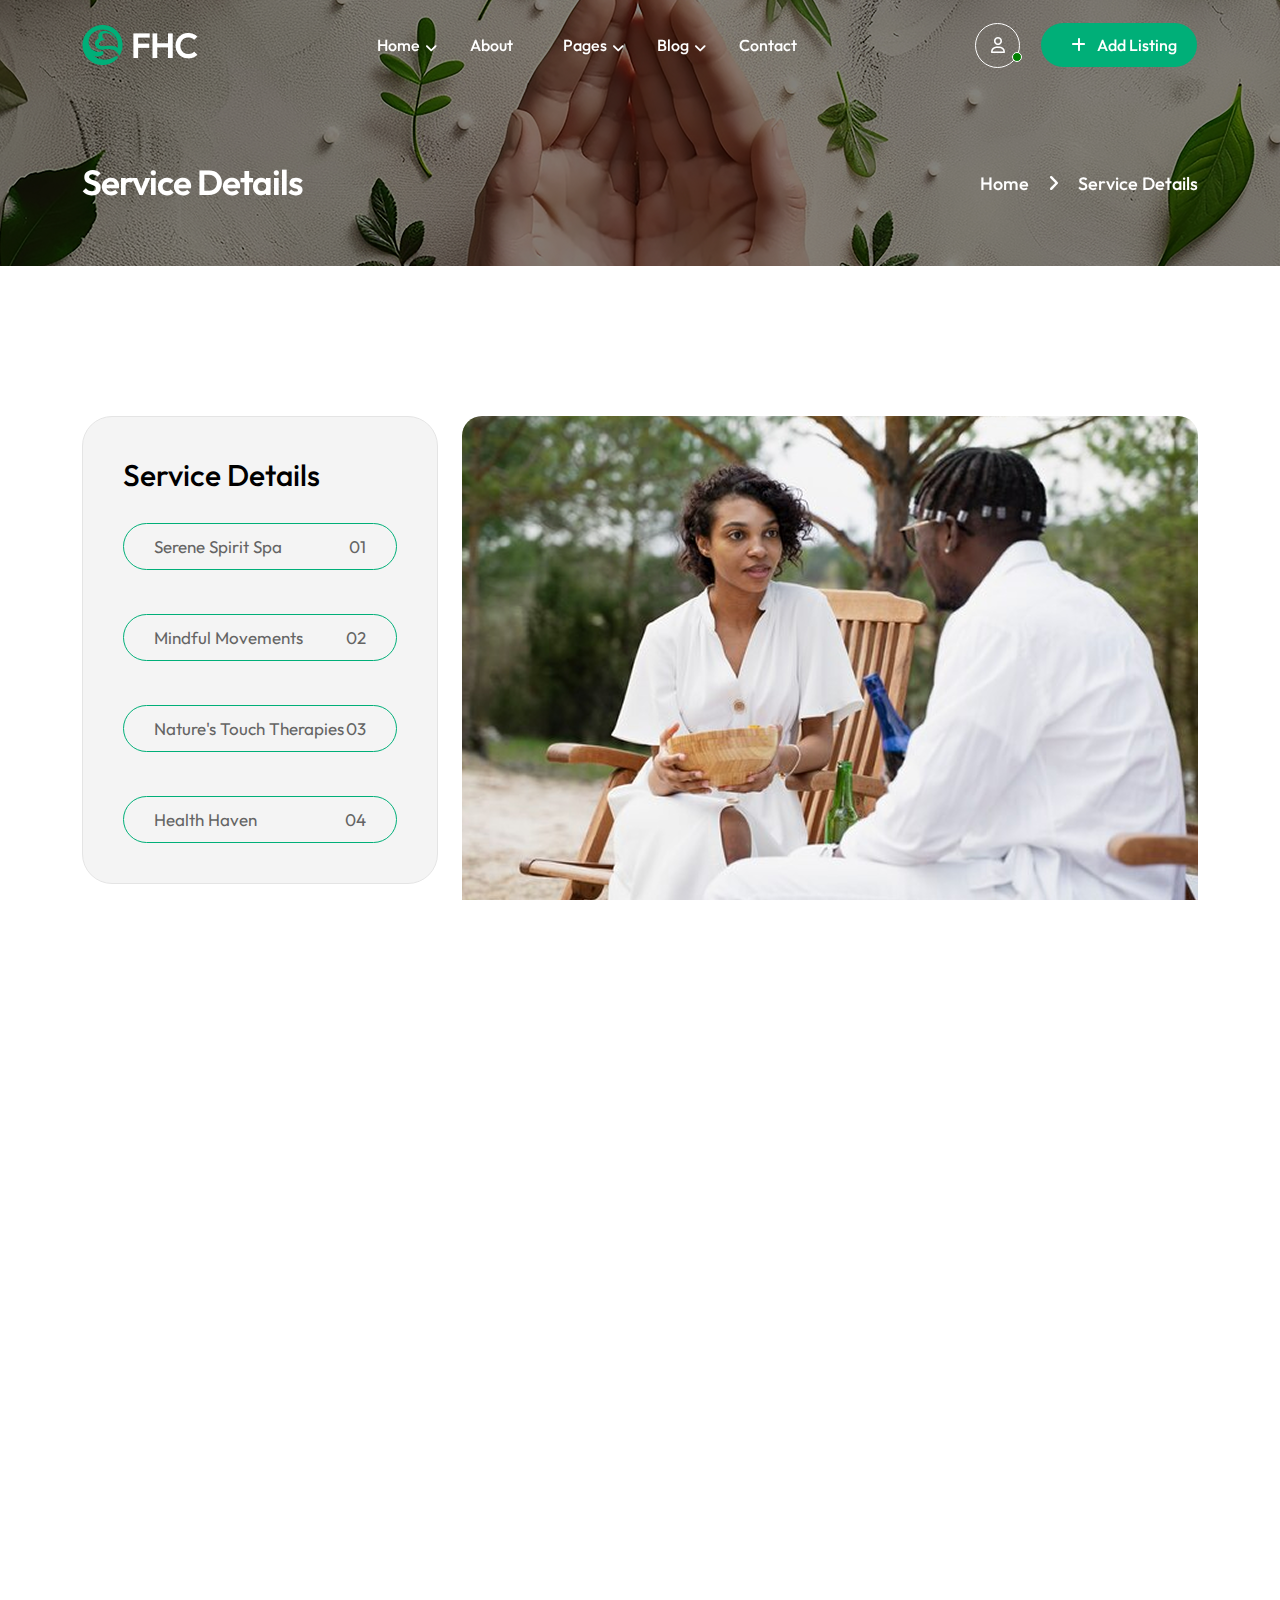
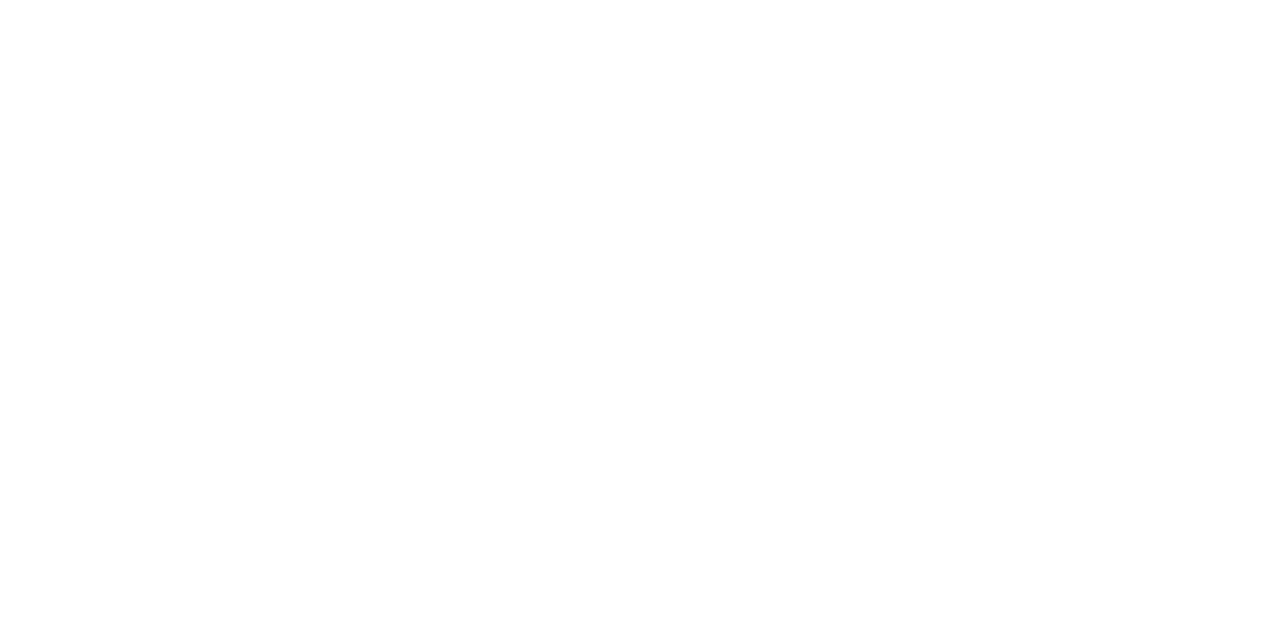
<file: service_details.html>
<!DOCTYPE html>
<html lang="en">
<head>
  <meta charset="UTF-8">
  <meta http-equiv="X-UA-Compatible" content="IE=edge">
  <meta name="viewport" content="width=device-width, initial-scale=1.0">
  <meta name="title" content="Clario – Digital, Consulting & Lawyer Agency HTML Template">
  <meta name="description" content="Clario is a modern and professional HTML template designed for digital agencies, business consultants, and law firms. Fully responsive, SEO-friendly, and easy to customize.">
  <meta name="keywords" content="digital agency template, consulting HTML template, lawyer website, business consulting, responsive html, Clario, agency site, HTML5, Bootstrap">
  <meta name="author" content="Developed by SoftCrafty">
  <title>Holistic Care HTML Template</title>

  <!-- Site Favicon -->
  <link rel="shortcut icon" href="assets/imgs/logo/favicon.png" type="image/x-icon">
  <!-- All CSS Files -->
  <link rel="stylesheet" href="assets/css/all.min.css">
  <link rel="stylesheet" href="assets/css/bootstrap.min.css">
  <link rel="stylesheet" href="assets/css/meanmenu.min.css">
  <link rel="stylesheet" href="assets/css/swiper-bundle.min.css">
  <link rel="stylesheet" href="assets/css/magnific-popup.min.css">
  <link rel="stylesheet" href="assets/css/nice-select.min.css">
  <link rel="stylesheet" href="assets/css/sc-cursor.min.css">
  <link rel="stylesheet" href="assets/css/style.css">
</head>

<body>

  <!-- Preloader -->
  <!-- <div class="preloader-wrap">
    <div class="site-preloader"></div>
  </div> -->

  <!-- Scroll to top -->
  <!-- <button id="scroll_top" class="scroll--top"><i class="fa-solid fa-arrow-up"></i></button> -->

  <!-- Mobile Offcanvas -->
  <div class="offcanvas__area offcanvas offcanvas-end" tabindex="-1" id="offcanvasRight">
    <div class="offcanvas-header">
      <img src="assets/imgs/logo/logo.png" alt="Logo" class="logo">
      <button class="btn--close" data-bs-dismiss="offcanvas">
        <i class="fa-solid fa-xmark"></i>
      </button>
    </div>
    <div class="offcanvas-body offcanvas__body">
      <div class="mobile_menu"></div>
    </div>
  </div>

  <!-- Header area start -->
  <header class="header__area" id="header">
    <div class="container">
      <div class="row">
        <div class="header__wrapper">
          <div class="logo-wrapper">
            <div class="logo">
              <a href="index.html" class="standard-logo">
                <img src="assets/imgs/logo/logo.png" alt="standard-logo" >
              </a>
              <a href="index.html" class="sticky-logo">
                <img src="assets/imgs/logo/logo.png" alt="sticky-logo" >
              </a>
            </div>
          </div>
          <div class="header-menu-wrapper">         
            <nav class="main-menu">
              <ul>
                <li class="has-dropdown"><a href="#">Home</a>
                  <ul class="main-dropdown">
                    <li><a href="index.html">Home One</a></li>
                    <li><a href="index-2.html">Home Two</a></li>
                  </ul>
                </li>
                <li><a href="about.html">About</a></li>
  
                <li class="has-dropdown"><a href="#">pages</a>
                  <ul class="main-dropdown">
                    <li><a href="service.html">Service</a></li>
                    <li><a href="service-details.html">Service Details</a></li>
                    <li><a href="project.html">Project</a></li>
                    <li><a href="project-details.html">Project Details</a></li>
                    <li><a href="team.html">Team</a></li>
                    <li><a href="team-details.html">Team Details</a></li>
                    <li><a href="pricing.html">Pricing</a></li>
                    <li><a href="testimonial.html">Testimonial</a></li>
                    <li><a href="faq.html">FAQs</a></li>
                    <li><a href="404.html">404 page</a></li>
                  </ul>
                </li>
  
                <li class="has-dropdown"><a href="#">blog</a>
                  <ul class="main-dropdown">
                    <li><a href="blog.html">Blog</a></li>
                    <li><a href="blog-details.html">Blog Details</a></li>
                  </ul>
                </li>
  
                <li><a href="contact.html">Contact</a></li>
              </ul>
            </nav>
          </div>
          <div class="header__right">    
            <div class="user-with-btn">
              <span class="user-icon">
                <i class="fa-regular fa-user"></i>
              </span>
              <a href="contact.html" class="primary-btn" target="_blank">
                <i class="fa fa-plus"></i>
                <span>Add Listing</span>
              </a>
            </div>      
  
            <button class="menu--open" data-bs-toggle="offcanvas" data-bs-target="#offcanvasRight">
              <i class="fa-solid fa-bars"></i>
            </button>
          </div>          
        </div>
      </div>      
    </div>
  </header>
  <!-- Header area end -->
  <div id="smooth-wrapper">
      <div id="smooth-content">


        <!-- Inner Hero Start -->
        <section class="inner_hero style_1">
            <div class="overly">
                <div class="container align-items-center">
                    <div class="row">
                        <div class="col-lg-6">
                            <div class="sub_heading">
                                <h2>Service Details</h2>
                        </div>
                    </div>
                    <div class="col-lg-6 d-md-flex justify-content-end align-items-center">
                        <div class="heading_menu">
                            <ul>
                                <li><a href="index.html">Home</a></li>
                                <li><a href="listing_details1.html"><span><i class="fa-solid fa-angle-right"></i></span>Service Details</a></li>
                            </ul>
                        </div>
                    </div>
                </div>
            </div>
        </div>
            
        </section> 
       <!-- Inner Hero End -->  
    
       <!-- Service Details Start -->
       <section class="service_details_area mt-150 pb-90">
        <div class="container">
            <div class="row">
                <div class="col-lg-4">
                    <div class="sidebar">
                        <div class="widget categoriy_widget">
                            <div class="title">
                                <h3>Service Details</h3>
                            </div>
                            <div class="content mt-30">
                                <ul>
                                    <li><a href="#">Serene Spirit Spa <span>01</span></a></li>
                                    <li><a href="#">Mindful Movements <span>02</span></a></li>
                                    <li><a href="#">Nature's Touch Therapies <span>03</span></a></li>
                                    <li><a href="#">Health Haven <span>04</span></a></li>
                                </ul>
                            </div>
                        </div>
                    </div>
                </div>
                <div class="col-lg-8">
                  <div class="service_contains">
                    <div class="image_area">
                      <img src="./assets/imgs/service/service1.png" alt="">
                    </div>
                    <div class="title mt-20">
                      <h2>Wholeness in every treatment</h2>
                    </div>
                    <div class="describtion mt-20">
                      <p>Holistic care aims to treat the whole person - body, mind, and spirit - rather than just focusing 
                        on individual symptoms. It involves personalized and comprehensive approaches to promote overall
                         well-being and healing</p>
                    </div>
                    <div class="list_area mt-30">
                      <div class="row">
                        <div class="col-lg-6">
                          <ul>
                            <li><span><i class="fa-solid fa-circle-check"></i></span>Harmony through holistic care</li>
                            <li><span><i class="fa-solid fa-circle-check"></i></span>Enhance health holistically</li>
                          </ul>
                        </div>
                        <div class="col-lg-6">
                          <ul>
                            <li><span><i class="fa-solid fa-circle-check"></i></span>Wellness Wholeness Center</li>
                            <li><span><i class="fa-solid fa-circle-check"></i></span>Holistic healing, your way</li>
                          </ul>
                        </div>
                      </div>
                    </div>
                    <div class="title mt-35">
                      <h3>Trust Us with Your Care Needs</h3>
                    </div>
                    <div class="describtion mt-15">
                      <p>Holistic care aims to treat the whole person - body, mind, and spirit - rather than just focusing 
                        on individual symptoms. It involves personalized and comprehensive approaches to promote overall 
                        well-being and healing</p>
                    </div>
                  </div>
                </div>
            </div>
        </div>
       </section>
       <!-- Service Details End -->

        <!-- Footer Start -->
        <footer class="footer mt-200">
          <div class="subscribe_area">
            <div class="container">
              <div class="stay_connected">
                <div class="row align-items-center">
                  <div class="col-lg-6">
                    <div class="sub_contains">
                      <div class="vector">
                        <img src="./assets/imgs/connected/vector1.png" alt="">
                      </div>
                      <div class="title">
                        <h3>Stay Connected</h3>
                      </div>
                      <p>Get monthy curated wellness tips and practitioner spotlights from linda.</p>
                    </div>
                  </div>
                  <div class="col-lg-6">
                    <div class="connected_form">
                      <div class="vector">
                        <img src="./assets/imgs/connected/vector2.png" alt="">
                      </div>
                      <form action="#" class="input_area">
                        <input type="email" placeholder="Your email...">
                        <button type="submit">Subscribe</button>
                      </form>
                    </div>
                  </div>
                </div>
              </div>
            </div>
          </div>
          <div class="vector">
            <img src="./assets/imgs/footer/vector.png" alt="">
          </div>
          <div class="container">
            <div class="row">
              <div class="col-12">
                <div class="footer_area_widget">
                  <div class="row">
                    <div class="footer_area_quick_menu pt-119 pb-74">
                      <div class="col-lg-4 col-md-7 col-12">
                        <div class="iteam_info">
                          <div class="iteam_content">
                            <div class="footer_logo logo_card style_1">
                              <a href="index.html" ><img src="./assets/imgs/logo/logo2.png" alt="footer logo"/></a>
                            </div>
                            <div class="describtion">
                              <p>Holistic care aims to treat the whole person - <br>
                                body, mind, and spirit - rather than 
                                focusing <br> on individual symptoms  personalized </p>
                            </div>
                            <div class="social_area">
                              <ul>
                                <li>
                                  <a href="https://www.facebook.com/"><i class="fa-brands fa-facebook-f"></i></a>
                                </li>
                                <li>
                                  <a href="https://x.com/"><i class="fa-brands fa-x-twitter"></i></a>
                                </li>
                                <li>
                                  <a href="https://www.linkedin.com/"><i class="fa-brands fa-instagram"></i></a>
                                </li>
                                <li>
                                  <a href="https://www.instagram.com/"><i class="fa-brands fa-pinterest-p"></i></a>
                                </li>
                              </ul>
                            </div>
                          </div>
                        </div>
                      </div>
                      <div class="col-lg-2 col-md-4 col-12 d-flex justify-md-content-center">
                        <div class="quicklink">
                          <h3>Catagories</h3>
                          <ul>
                            <li><a href="about.html">Holistic Services </a></li>
                            <li><a href="about.html">Natural Product </a></li>
                            <li><a href="terms_condition.html">Healty Eating</a></li>
                            <li><a href="cookie_policy.html">Businesses</a></li>
                          </ul>
                        </div>
                      </div>
                      <div class="col-lg-2 col-md-7 col-12 d-flex justify-content-center">
                        <div class="quicklink">
                          <h3>Help</h3>
                          <ul>
                            <li><a href="categoriy.html">Sign In </a></li>
                            <li><a href="categoriy.html">Add Listing </a></li>
                            <li><a href="categoriy.html">Contact Us</a></li>
                            <li><a href="categoriy.html"> Blog</a></li>
                          </ul>
                        </div>
                      </div>
                       <div class="col-lg-4 col-md-7 col-12 d-lg-flex justify-content-end">
                        <div class="quicklink">
                          <h3>Contact</h3>
                          <div class="contact_card_area">
                            <div class="contact_card_wrapper">
                              <div class="contact_icon">
                                <span><i class="fa-solid fa-phone"></i></span>
                              </div>
                              <div class="contact_details">
                                <h5>Phone Number</h5>
                                 <a href="tel:2095550104">(209) 555-0104</a> 
                              </div>
                            </div>
                            <div class="contact_card_wrapper mt-30">
                              <div class="contact_icon">
                                <span><i class="fa-solid fa-location-dot"></i></span>
                              </div>
                              <div class="contact_details">
                                <h5>Location</h5>
                                <a href="https://www.google.com/maps?q=2464+Royal+Ln,+Mesa,+New+Jersey+45463" target="_blank">6391 Elgin St. Celina, Delaware 10299</a>
                              </div>
                            </div>
                            <!-- <div class="contact_card_wrapper mt-30">
                              <div class="contact_icon">
                                <span><i class="fa-solid fa-envelope"></i></span>
                              </div>
                              <div class="contact_details">
                                <h5>Email</h5>
                                <a href="mailto:info@example.com">abcd@gmail.com</a>
                              </div>
                            </div> -->
                          </div>
                        </div>
                      </div>
                    </div>
                  </div>
                  <!-- footer last menu start -->
                  <div class="footer_last">
                    <div class="col-lg-5 col-12">
                      <p>© Find Holistic Care. All Rights reserved.</p>
                    </div>
                    <div class="col-lg-7 col-12">
                      <div class="footer_last_menu">
                        <nav>
                          <ul>
                            <li><a href="terms_condition.html">Terms & Condition</a></li>
                            <li><a href="privacy_policy.html">Privacy Policy</a></li>
                            <li><a href="contact.html">Contact Us</a></li>
                          </ul>
                        </nav>
                      </div>
                    </div>
                  </div>
                  <!-- footer last menu end -->
                </div>
              </div>
            </div>
          </div>
        </footer>
        <!-- Footer End -->

      </div>
  </div>

   <!-- All JS Files -->
   <script src="assets/js/jquery-3.6.1.min.js"></script>
   <script src="assets/js/bootstrap.bundle.min.js"></script>
   <script src="assets/js/jquery.meanmenu.min.js"></script>
   <script src="assets/js/swiper-bundle.min.js"></script>
   <script src="assets/js/jquery.magnific-popup.min.js"></script>
   <script src="assets/js/counter.min.js"></script>
   <script src="assets/js/gsap.min.js"></script>
   <script src="assets/js/jquery.nice-select.min.js"></script>
   <script src="assets/js/ScrollTrigger.min.js"></script>
   <script src="assets/js/ScrollSmoother.min.js"></script>
   <script src="assets/js/SplitText.min.js"></script>
   <script src="assets/js/split-type-0.3.3.min.js"></script>
   <script src="assets/js/scrollreveal.min.js"></script>
   <script src="assets/js/sc-cursor.min.js"></script>
   <script src="assets/js/main.js"></script>
  </body>
</html>
</file>
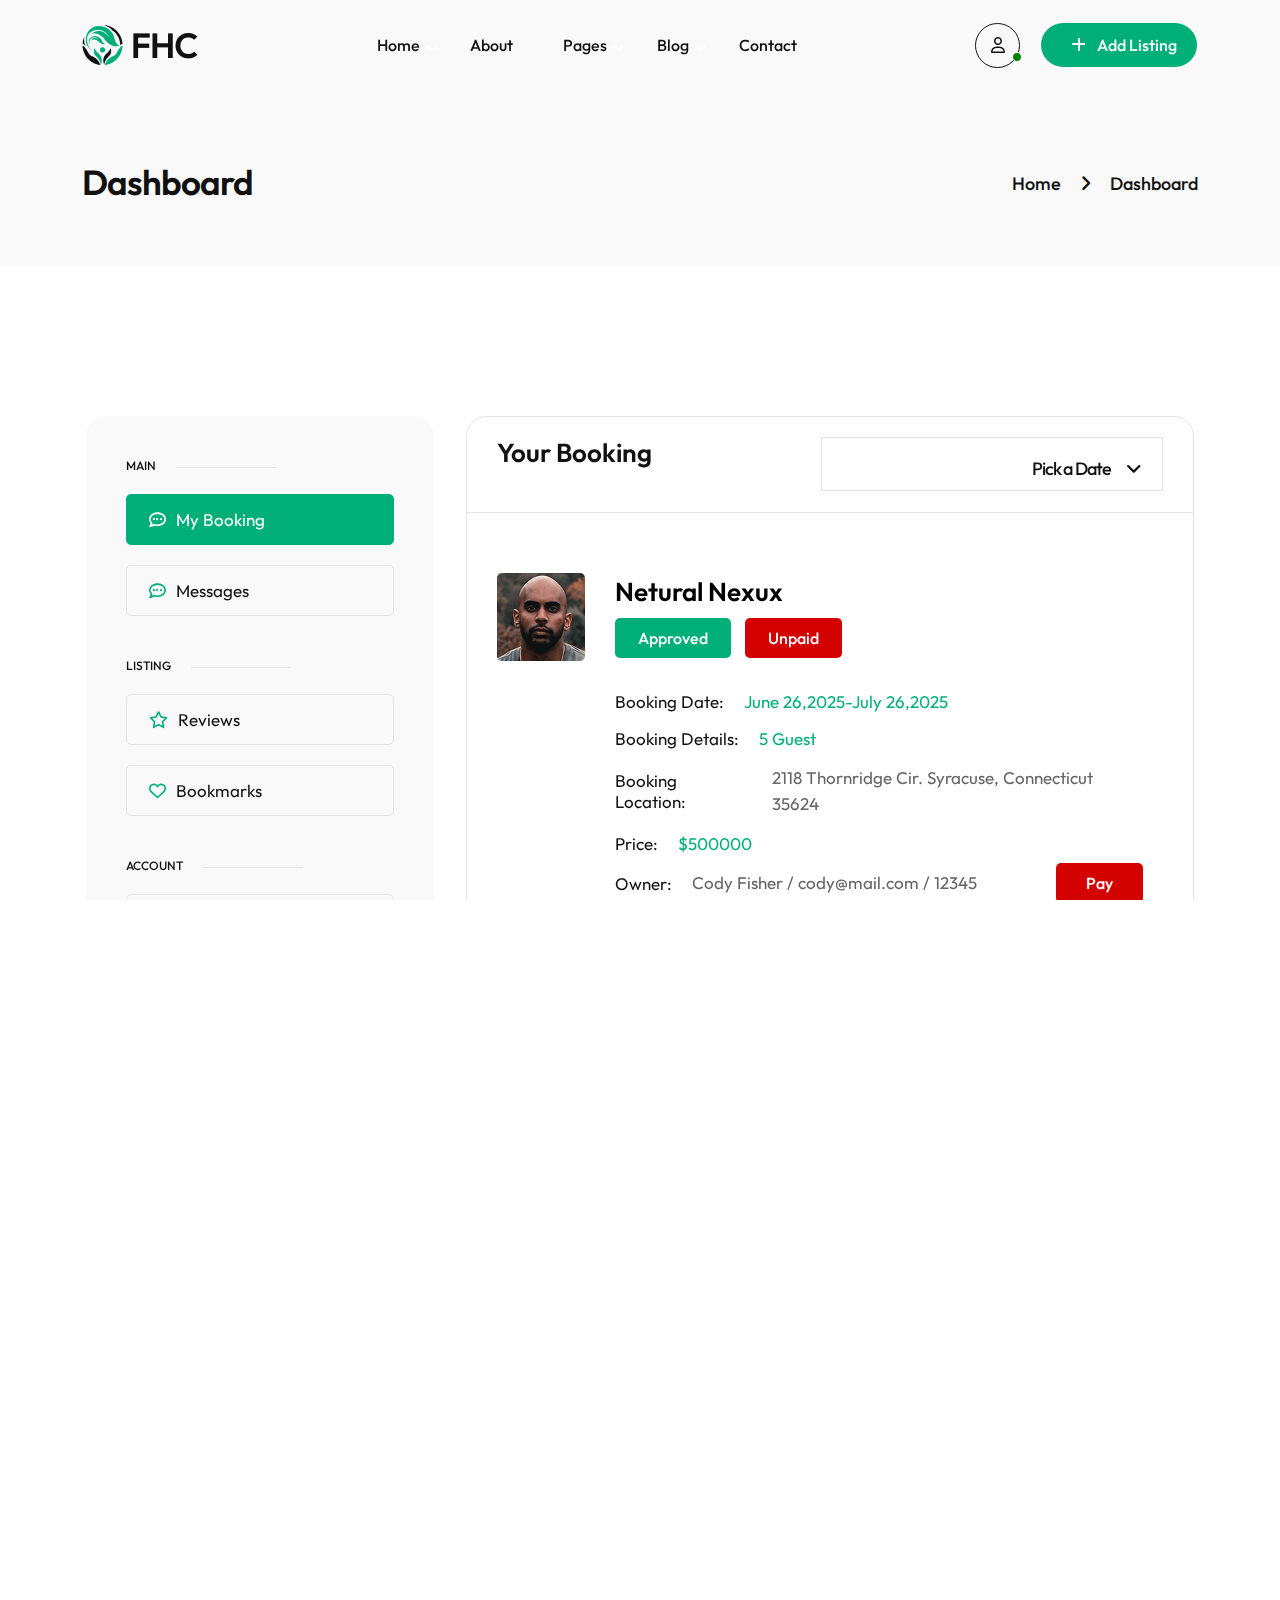
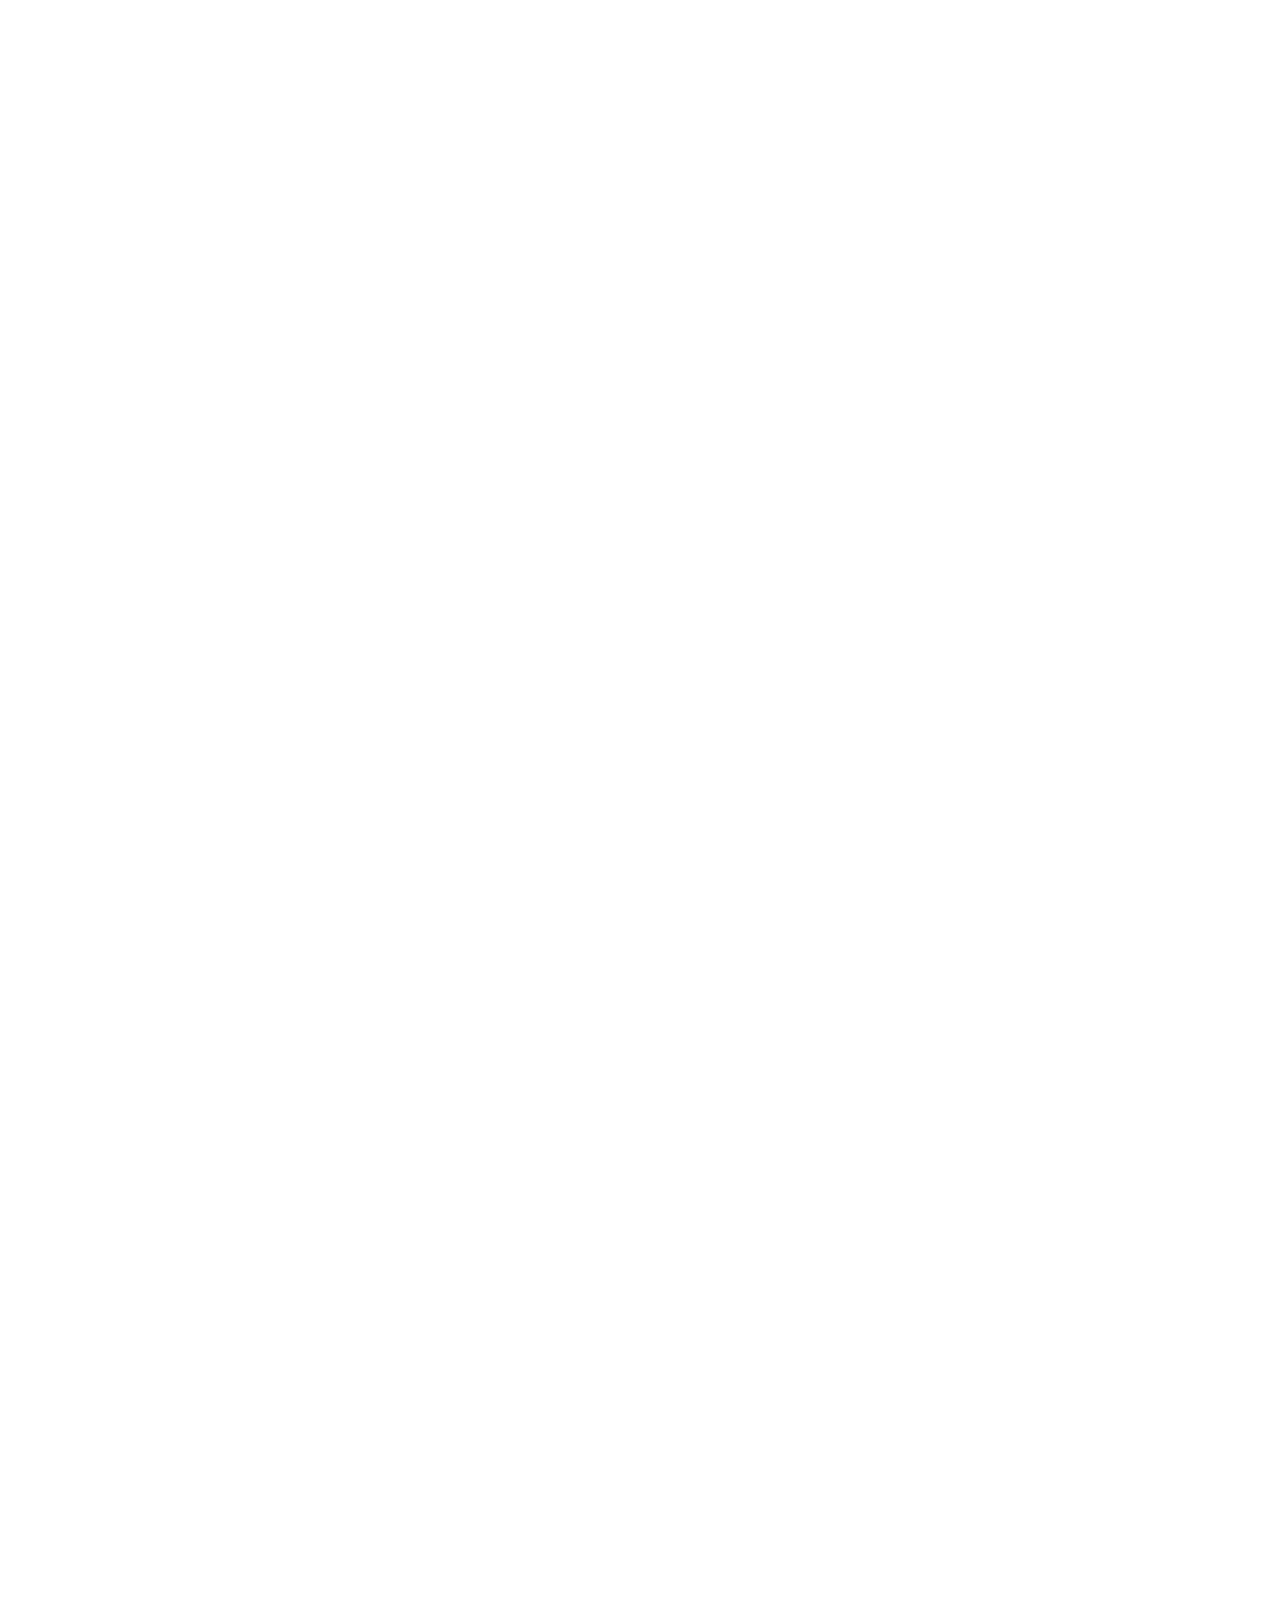
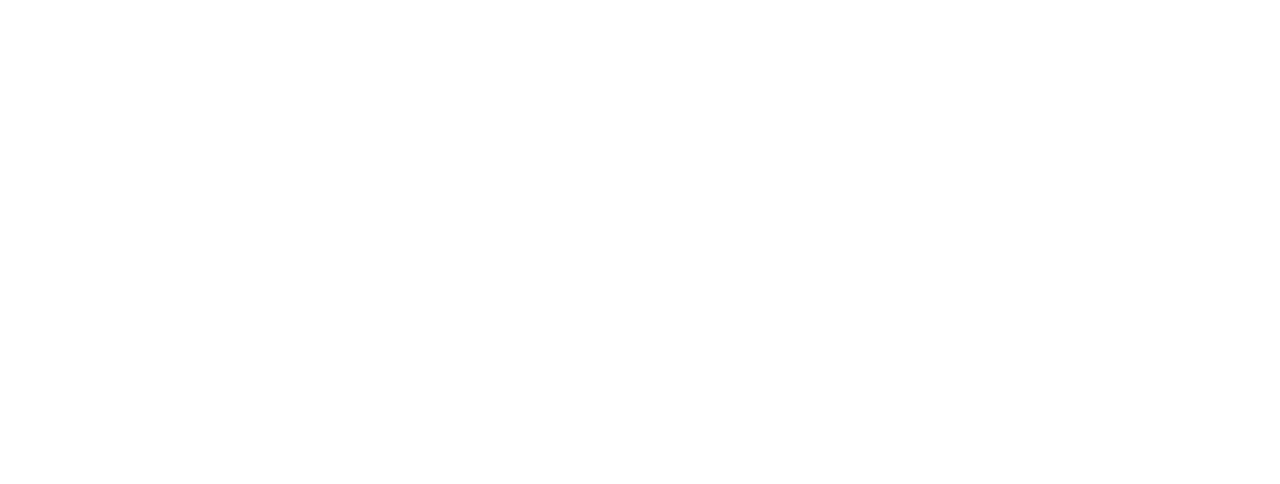
<file: user_dashboard.html>
<!DOCTYPE html>
<html lang="en">
<head>
  <meta charset="UTF-8">
  <meta http-equiv="X-UA-Compatible" content="IE=edge">
  <meta name="viewport" content="width=device-width, initial-scale=1.0">
  <meta name="title" content="Clario – Digital, Consulting & Lawyer Agency HTML Template">
  <meta name="description" content="Clario is a modern and professional HTML template designed for digital agencies, business consultants, and law firms. Fully responsive, SEO-friendly, and easy to customize.">
  <meta name="keywords" content="digital agency template, consulting HTML template, lawyer website, business consulting, responsive html, Clario, agency site, HTML5, Bootstrap">
  <meta name="author" content="Developed by SoftCrafty">
  <title>Holistic Care HTML Template</title>

  <!-- Site Favicon -->
  <link rel="shortcut icon" href="assets/imgs/logo/favicon.png" type="image/x-icon">
  <!-- All CSS Files -->
  <link rel="stylesheet" href="assets/css/all.min.css">
  <link rel="stylesheet" href="assets/css/bootstrap.min.css">
  <link rel="stylesheet" href="assets/css/meanmenu.min.css">
  <link rel="stylesheet" href="assets/css/swiper-bundle.min.css">
  <link rel="stylesheet" href="assets/css/magnific-popup.min.css">
  <link rel="stylesheet" href="assets/css/nice-select.min.css">
  <link rel="stylesheet" href="assets/css/sc-cursor.min.css">
  <link rel="stylesheet" href="assets/css/style.css">
</head>

<body>

  <!-- Preloader -->
  <!-- <div class="preloader-wrap">
    <div class="site-preloader"></div>
  </div> -->

  <!-- Scroll to top -->
  <!-- <button id="scroll_top" class="scroll--top"><i class="fa-solid fa-arrow-up"></i></button> -->

  <!-- Mobile Offcanvas -->
  <div class="offcanvas__area offcanvas offcanvas-end" tabindex="-1" id="offcanvasRight">
    <div class="offcanvas-header">
      <img src="assets/imgs/logo/logo.png" alt="Logo" class="logo">
      <button class="btn--close" data-bs-dismiss="offcanvas">
        <i class="fa-solid fa-xmark"></i>
      </button>
    </div>
    <div class="offcanvas-body offcanvas__body">
      <div class="mobile_menu"></div>
    </div>
  </div>

  <!-- Header area start -->
  <header class="header__area style_01" id="header">
    <div class="container">
      <div class="row">
        <div class="header__wrapper">
          <div class="logo-wrapper">
            <div class="logo">
              <a href="index.html" class="standard-logo">
                <img src="assets/imgs/logo/logo3.png" alt="standard-logo" >
              </a>
              <a href="index.html" class="sticky-logo">
                <img src="assets/imgs/logo/logo3.png" alt="sticky-logo" >
              </a>
            </div>
          </div>
          <div class="header-menu-wrapper">         
            <nav class="main-menu">
              <ul>
                <li class="has-dropdown"><a href="#">Home</a>
                  <ul class="main-dropdown">
                    <li><a href="index.html">Home One</a></li>
                    <li><a href="index-2.html">Home Two</a></li>
                  </ul>
                </li>
                <li><a href="about.html">About</a></li>
  
                <li class="has-dropdown"><a href="#">pages</a>
                  <ul class="main-dropdown">
                    <li><a href="service.html">Service</a></li>
                    <li><a href="service-details.html">Service Details</a></li>
                    <li><a href="project.html">Project</a></li>
                    <li><a href="project-details.html">Project Details</a></li>
                    <li><a href="team.html">Team</a></li>
                    <li><a href="team-details.html">Team Details</a></li>
                    <li><a href="pricing.html">Pricing</a></li>
                    <li><a href="testimonial.html">Testimonial</a></li>
                    <li><a href="faq.html">FAQs</a></li>
                    <li><a href="404.html">404 page</a></li>
                  </ul>
                </li>
  
                <li class="has-dropdown"><a href="#">blog</a>
                  <ul class="main-dropdown">
                    <li><a href="blog.html">Blog</a></li>
                    <li><a href="blog-details.html">Blog Details</a></li>
                  </ul>
                </li>
  
                <li><a href="contact.html">Contact</a></li>
              </ul>
            </nav>
          </div>
          <div class="header__right">    
            <div class="user-with-btn">
              <span class="user-icon style_1">
                <i class="fa-regular fa-user"></i>
              </span>
              <a href="contact.html" class="primary-btn" target="_blank">
                <i class="fa fa-plus"></i>
                <span>Add Listing</span>
              </a>
            </div>      
  
            <button class="menu--open" data-bs-toggle="offcanvas" data-bs-target="#offcanvasRight">
              <i class="fa-solid fa-bars"></i>
            </button>
          </div>          
        </div>
      </div>      
    </div>
  </header>
  <!-- Header area end -->
  <div id="smooth-wrapper">
      <div id="smooth-content">


        <!-- Inner Hero Start -->
        <section class="inner_hero style_2">
                <div class="container align-items-center">
                    <div class="row">
                        <div class="col-lg-6">
                            <div class="sub_heading">
                                <h2>Dashboard</h2>
                        </div>
                    </div>
                    <div class="col-lg-6 d-md-flex justify-content-end align-items-center">
                        <div class="heading_menu">
                            <ul>
                                <li><a href="index.html">Home</a></li>
                                <li><a href="listing_details1.html"><span><i class="fa-solid fa-angle-right"></i></span>Dashboard</a></li>
                            </ul>
                        </div>
                    </div>
                </div>
            </div>
        </section> 
       <!-- Inner Hero End -->
      
        <!-- User Dashboard Guest Start -->
        <section class="user_dashboard_guest mt-150">
          <div class="container">
              <div class="row">
                  <div class="col-lg-4 px-3">
                      <div class="sidebar">
                          <div class="sidebar_card">
                              <div class="title">
                                  <h3>Main</h3>
                              </div>
                              <div class="btn_area mt-20">
                                  <button data-target="dashboard-content"><span><i class="fa-regular fa-comment-dots"></i></span>My Booking</button>
                                  <button data-target="messages-content"><span><i class="fa-regular fa-comment-dots"></i></span>Messages</button>
  
                              </div>
                          </div>
  
                          <div class="sidebar_card mt-40">
                              <div class="title">
                                  <h3>Listing</h3>
                              </div>
                              <div class="btn_area mt-20">
                                  <button data-target="reviews-content"><span><i class="fa-regular fa-star"></i></span>Reviews</button>
                                  <button data-target="bookmarks-content"><span><i class="fa-regular fa-heart"></i></span>Bookmarks</button>
                              </div>
                          </div>
  
                          <div class="sidebar_card mt-40">
                              <div class="title">
                                  <h3>Account</h3>
                              </div>
                              <div class="btn_area mt-20">
                                  <button data-target="my-profile-content"><span><i class="fa-regular fa-user"></i></span>My Profile</button>
                                  <button data-target="logout-content"><span><i class="fa-solid fa-power-off"></i></span>Logout</button>
                              </div>
                          </div>
                      </div>
                  </div>
  
                  <div class="col-lg-8 px-3">
                      <div class="my_booking_area">
                          <div id="dashboard-content" class="content-section active">
                          <div class="content_wrapper">
                            <div class="heading_area">
                              <div class="row">
                                <div class="col-lg-6">
                                  <div class="name">
                                    <h4>Your Booking</h4>
                                  </div>
                                </div>
                                <div class="col-lg-6 d-flex justify-content-end">
                                  <div class="date">
                                    <select>
                                      <option selected>Pick a Date</option>
                                      <option value="#">june 26, 2025- july 26, 2025</option>
                                      <option value="#">june 26, 2025- july 26, 2025</option>
                                      <option value="#">june 26, 2025- july 26, 2025</option>
                                      <option value="#">june 26, 2025- july 26, 2025</option>
                                    </select>
                                  </div>
                                </div>
                              </div>
                            </div>
                            <div class="booking_content">
                              <div class="booking_card">
                                <div class="user_meta_info">
                                  <div class="user_img">
                                    <img src="./assets/imgs/user_dashboard/guest/guest1.png" alt="">
                                  </div>
                                  <div class="name_btn">
                                    <div class="user_name">
                                      <h4>Netural Nexux</h4>
                                    </div>
                                    <div class="approved_unpaid_btn">
                                      <button>Approved</button>
                                      <button class="style_1">Unpaid</button>
                                    </div>
                                  </div>
                                </div>
                                <div class="booking_list_area">
                                  <ul>
                                    <li>Booking Date: <span>June 26,2025-July 26,2025</span></li>
                                    <li>Booking Details: <span>5 Guest</span></li>
                                    <li>Booking Location: <p>2118 Thornridge Cir. Syracuse, Connecticut 35624</p></li>
                                    <li>Price: <span>$500000</span></li>
                                    <li>Owner: <p>Cody Fisher / cody@mail.com / 12345 </p></li>
                                    <li>Clients: <p>Fisher Cody / Guest@mail.com / 234765  </p></li>
                                    <li>Phone: <p>(308) 555-0121</p></li>
                                    <li>Extra Service: <span>City guide tour ($50) / Extra Charge: ($20) / Cooked Meal: ($10)</span></li>
                                    <li>Booking requested On:<span>June 26,2025-At 10:00am</span></li>
                                    <li>Payment due:<span>June 29,2025-At 10:00am</span></li>
                                  </ul>
                                  <div class="btn_area mt-30">
                                    <button><span><i class="fa-regular fa-comment-dots"></i></span>Send Message</button>
                                  </div>
                                </div>
                                <div class="pay_btn">
                                  <button>Pay</button>
                                </div>
                              </div>
                              <div class="booking_card">
                                <div class="user_meta_info">
                                  <div class="user_img">
                                    <img src="./assets/imgs/user_dashboard/guest/guest2.png" alt="">
                                  </div>
                                  <div class="name_btn">
                                    <div class="user_name">
                                      <h4>Netural Nexux</h4>
                                    </div>
                                    <div class="approved_unpaid_btn">
                                      <button>Approved</button>
                                      <button class="style_1">Unpaid</button>
                                    </div>
                                  </div>
                                </div>
                                <div class="booking_list_area">
                                  <ul>
                                    <li>Booking Date: <span>June 26,2025-July 26,2025</span></li>
                                    <li>Booking Details: <span>5 Guest</span></li>
                                    <li>Booking Location: <p>2118 Thornridge Cir. Syracuse, Connecticut 35624</p></li>
                                    <li>Price: <span>$500000</span></li>
                                    <li>Owner: <p>Cody Fisher / cody@mail.com / 12345 </p></li>
                                    <li>Clients: <p>Fisher Cody / Guest@mail.com / 234765  </p></li>
                                    <li>Phone: <p>(308) 555-0121</p></li>
                                    <li>Extra Service: <span>City guide tour ($50) / Extra Charge: ($20) / Cooked Meal: ($10)</span></li>
                                    <li>Booking requested On:<span>June 26,2025-At 10:00am</span></li>
                                    <li>Payment due:<span>June 29,2025-At 10:00am</span></li>
                                  </ul>
                                  <div class="btn_area mt-30">
                                    <button><span><i class="fa-regular fa-comment-dots"></i></span>Send Message</button>
                                  </div>
                                </div>
                                <div class="pay_btn">
                                  <button>Pay</button>
                                </div>
                              </div>
                              <div class="booking_card">
                                <div class="user_meta_info">
                                  <div class="user_img">
                                    <img src="./assets/imgs/user_dashboard/guest/guest3.png" alt="">
                                  </div>
                                  <div class="name_btn">
                                    <div class="user_name">
                                      <h4>Netural Nexux</h4>
                                    </div>
                                    <div class="approved_unpaid_btn">
                                      <button>Approved</button>
                                      <button class="style_1">Unpaid</button>
                                    </div>
                                  </div>
                                </div>
                                <div class="booking_list_area">
                                  <ul>
                                    <li>Booking Date: <span>June 26,2025-July 26,2025</span></li>
                                    <li>Booking Details: <span>5 Guest</span></li>
                                    <li>Booking Location: <p>2118 Thornridge Cir. Syracuse, Connecticut 35624</p></li>
                                    <li>Price: <span>$500000</span></li>
                                    <li>Owner: <p>Cody Fisher / cody@mail.com / 12345 </p></li>
                                    <li>Clients: <p>Fisher Cody / Guest@mail.com / 234765  </p></li>
                                    <li>Phone: <p>(308) 555-0121</p></li>
                                    <li>Extra Service: <span>City guide tour ($50) / Extra Charge: ($20) / Cooked Meal: ($10)</span></li>
                                    <li>Booking requested On:<span>June 26,2025-At 10:00am</span></li>
                                    <li>Payment due:<span>June 29,2025-At 10:00am</span></li>
                                  </ul>
                                  <div class="btn_area mt-30">
                                    <button><span><i class="fa-regular fa-comment-dots"></i></span>Send Message</button>
                                  </div>
                                </div>
                                <div class="pay_btn">
                                  <button>Pay</button>
                                </div>
                              </div>
                            </div>
                            <div class="page_change_btn">
                              <ul>
                                <li><button>01</button></li>
                                <li><button>02</button></li>
                                <li><button>03</button></li>
                                <li><button><span><i class="fa-solid fa-angles-right"></i></span></button></li>
                              </ul>
                            </div>
                          </div>
                        </div>
                          <div id="messages-content" class="content-section">
                              <div class="content_wrapper">
                                <div class="heading_area">
                                  <div class="row">
                                    <div class="col-12">
                                      <div class="name">
                                        <h4>Your Inbox</h4>
                                      </div>
                                    </div>
                                  </div>
                                </div>
                                <div class="inbox_area">
                                    <div class="single_inbox">
                                           <div class="people_info">
                                            <div class="image">
                                              <img src="./assets/imgs/user_dashboard/guest/message/message1.png" alt="">
                                            </div>
                                             <div class="name_message">
                                              <div class="people_name">
                                                  <h4>Devon Lane</h4>
                                                  <span>Ceo-Halon Group</span>
                                              </div>
                                              <div class="message">
                                                  <p><span><i class="fa-solid fa-reply"></i></span>Hellow</p>
                                              </div>
                                             </div>
                                             <div class="message_time">
                                              <span>2 weeks ago</span>
                                            </div>
                                           </div>
                                    </div>
                                    <div class="single_inbox">
                                           <div class="people_info">
                                            <div class="image">
                                              <img src="./assets/imgs/user_dashboard/guest/message/message2.png" alt="">
                                            </div>
                                             <div class="name_message">
                                              <div class="people_name">
                                                  <h4>Brooklyn Simmons</h4>
                                                  <span>Web Designer</span>
                                              </div>
                                              <div class="message">
                                                  <p><span><i class="fa-solid fa-reply"></i></span>Hellow</p>
                                              </div>
                                             </div>
                                             <div class="message_time">
                                              <span>2 weeks ago</span>
                                            </div>
                                           </div>
                                    </div>
                                    <div class="single_inbox">
                                           <div class="people_info">
                                            <div class="image">
                                              <img src="./assets/imgs/user_dashboard/guest/message/message3.png" alt="">
                                            </div>
                                             <div class="name_message">
                                              <div class="people_name">
                                                  <h4>Kathryn Murphy</h4>
                                                  <span>Nursing Assistant</span>
                                              </div>
                                              <div class="message">
                                                  <p><span><i class="fa-solid fa-reply"></i></span>Hellow</p>
                                              </div>
                                             </div>
                                             <div class="message_time">
                                              <span>2 weeks ago</span>
                                            </div>
                                           </div>
                                    </div>
                                    <div class="single_inbox">
                                           <div class="people_info">
                                            <div class="image">
                                              <img src="./assets/imgs/user_dashboard/guest/message/message4.png" alt="">
                                            </div>
                                             <div class="name_message">
                                              <div class="people_name">
                                                  <h4>Theresa Webb</h4>
                                                  <span>Medical Assistant</span>
                                              </div>
                                              <div class="message">
                                                  <p><span><i class="fa-solid fa-reply"></i></span>Hellow</p>
                                              </div>
                                             </div>
                                             <div class="message_time">
                                              <span>2 weeks ago</span>
                                            </div>
                                           </div>
                                    </div>
                                    <div class="single_inbox">
                                           <div class="people_info">
                                            <div class="image">
                                              <img src="./assets/imgs/user_dashboard/guest/message/message5.png" alt="">
                                            </div>
                                             <div class="name_message">
                                              <div class="people_name">
                                                  <h4>Arlene McCoy</h4>
                                                  <span>Marketing Coordinator</span>
                                              </div>
                                              <div class="message">
                                                  <p><span><i class="fa-solid fa-reply"></i></span>Hellow</p>
                                              </div>
                                             </div>
                                             <div class="message_time">
                                              <span>2 weeks ago</span>
                                            </div>
                                           </div>
                                    </div>
                                    <div class="single_inbox">
                                           <div class="people_info">
                                            <div class="image">
                                              <img src="./assets/imgs/user_dashboard/guest/message/message6.png" alt="">
                                            </div>
                                             <div class="name_message">
                                              <div class="people_name">
                                                  <h4>Courtney Henry</h4>
                                                  <span>President of Sales</span>
                                              </div>
                                              <div class="message">
                                                  <p><span><i class="fa-solid fa-reply"></i></span>Hellow</p>
                                              </div>
                                             </div>
                                             <div class="message_time">
                                              <span>2 weeks ago</span>
                                            </div>
                                           </div>
                                    </div>
                                </div>
                                <div class="page_change_btn">
                                  <ul>
                                    <li><button>01</button></li>
                                    <li><button>02</button></li>
                                    <li><button>03</button></li>
                                    <li><button><span><i class="fa-solid fa-angles-right"></i></span></button></li>
                                  </ul>
                                </div>
                              </div>
                          </div>
                          <div id="reviews-content" class="content-section">
                            <div class="content_wrapper">
                              <div class="heading_area">
                                <div class="row">
                                  <div class="col-12">
                                    <div class="name">
                                      <h4>Your Review</h4>
                                    </div>
                                  </div>
                                </div>
                              </div>
                              <div class="review_card">
                                 <div class="review_heading">
                                  <div class="user_meta_info">
                                      <div class="image">
                                          <img src="./assets/imgs/user_dashboard/guest/review/user1.png" alt="">
                                      </div>
                                      <div class="user_info">
                                          <h4>Darlene Robertson</h4>
                                          <p>June 16, 2025</p>
                                      </div>
                                  </div>
                                  <div class="stars">
                                      <i class="fa fa-star"></i>
                                      <i class="fa fa-star"></i>
                                      <i class="fa fa-star"></i>
                                      <i class="fa fa-star"></i>
                                      <i class="fa fa-star"></i>
                                  </div>
                                 </div>
                                 <div class="product_details">
                                  <div class="title mt-20">
                                      <h4>Natural Product</h4>
                                  </div>
                                  <div class="describtion mt-20">
                                      <p>Holistic care offers a compassionate, patient-centered approach that nurtures the mind, body, and spirit. It 
                                          promotes overall well-being by addressing not just symptoms, but the root causes of health issues</p>
                                  </div>
                                  <div class="edit_delete_btn mt-30">
                                      <button><span><i class="fa-regular fa-comment-dots"></i></span>Edit Your Review</button>
                                      <button class="style_1"><span><i class="fa-regular fa-comment-dots"></i></span>Delete Your Review</button>
                                  </div>
                                 </div>
                              </div>
                            </div>
                          </div>
  
                          <div id="bookmarks-content" class="content-section">
                            <div class="content_wrapper">
                              <div class="heading_area">
                                <div class="row">
                                  <div class="col-12">
                                    <div class="name">
                                      <h4>Bookmark</h4>
                                    </div>
                                  </div>
                                </div>
                              </div>
                              <div class="inbox_area">
                                  <div class="single_inbox">
                                         <div class="people_info">
                                          <div class="image">
                                            <img src="./assets/imgs/user_dashboard/guest/bookmark/bookmark1.png" alt="">
                                          </div>
                                           <div class="name_message">
                                            <div class="people_name">
                                                <h4>SoulRoot Wellness</h4>
                                            </div>
                                            <div class="message">
                                                <p>3891 Ranchview Dr. Richardson, California 62639</p>
                                            </div>
                                           </div>
                                           <div class="message_time">
                                            <span><i class="fa-regular fa-circle-xmark"></i>Remove</span>
                                          </div>
                                         </div>
                                  </div>
                                  <div class="single_inbox">
                                         <div class="people_info">
                                          <div class="image">
                                            <img src="./assets/imgs/user_dashboard/guest/bookmark/bookmark2.png" alt="">
                                          </div>
                                           <div class="name_message">
                                            <div class="people_name">
                                                <h4>PurePath Holistics</h4>
                                            </div>
                                            <div class="message">
                                                <p>2715 Ash Dr. San Jose, South Dakota 83475</p>
                                            </div>
                                           </div>
                                           <div class="message_time">
                                            <span><i class="fa-regular fa-circle-xmark"></i>Remove</span>
                                          </div>
                                         </div>
                                  </div>
                                  <div class="single_inbox">
                                         <div class="people_info">
                                          <div class="image">
                                            <img src="./assets/imgs/user_dashboard/guest/bookmark/bookmark3.png" alt="">
                                          </div>
                                           <div class="name_message">
                                            <div class="people_name">
                                                <h4>InnerBloom Naturals</h4>
                                            </div>
                                            <div class="message">
                                                <p>4517 Washington Ave. Manchester, Kentucky 39495</p>
                                            </div>
                                           </div>
                                           <div class="message_time">
                                            <span><i class="fa-regular fa-circle-xmark"></i>Remove</span>
                                          </div>
                                         </div>
                                  </div>
                                  <div class="single_inbox">
                                         <div class="people_info">
                                          <div class="image">
                                            <img src="./assets/imgs/user_dashboard/guest/bookmark/bookmark4.png" alt="">
                                          </div>
                                           <div class="name_message">
                                            <div class="people_name">
                                                <h4>TruEssence Healing</h4>
                                            </div>
                                            <div class="message">
                                                <p>2972 Westheimer Rd. Santa Ana, Illinois 85486 </p>
                                            </div>
                                           </div>
                                           <div class="message_time">
                                            <span><i class="fa-regular fa-circle-xmark"></i>Remove</span>
                                          </div>
                                         </div>
                                  </div>
                              </div>
                              <div class="page_change_btn">
                                <ul>
                                  <li><button>01</button></li>
                                  <li><button>02</button></li>
                                  <li><button>03</button></li>
                                  <li><button><span><i class="fa-solid fa-angles-right"></i></span></button></li>
                                </ul>
                              </div>
                            </div>
                          </div>
  
                          <div id="my-profile-content" class="content-section">
                            <div class="content_wrapper">
                              <div class="heading_area">
                                <div class="row">
                                  <div class="col-12">
                                    <div class="name">
                                      <h4>My Profile</h4>
                                    </div>
                                  </div>
                                </div>
                              </div>
                              <div class="profile_info">
                                  <div class="profile_image">
                                      <img src="./assets/imgs/user_dashboard/guest/profile/profile.png" alt="">
                                  </div>
                                  <form action="#" class="user_profile_info_form">
                                    <div class="profile_settings mt-30">
                                      <input type="text" required placeholder="First Name">
                                    <input type="text" required placeholder="Last Name">
                                    <input type="tel" required placeholder="Phone">
                                    <input type="email" required placeholder="Email">
                                    <input type="text" required placeholder="Facebook">
                                    <input type="text" required placeholder="Instagram">
                                    <input type="text" required placeholder="Twitter">
                                    <input type="text" required placeholder="Linkedin">
                                    </div>
                                    <div class="password_change mt-40">
                                      <div class="title">
                                          <h4>Password Change</h4>
                                      </div>
                                      <div class="current_password mt-50">
                                          <input type="password" placeholder="Current Password">
                                      </div>
                                      <div class="new_password mt-30">
                                          <input type="password" placeholder="New Password">
                                      <input type="password" placeholder="Confirm Password">
                                      </div>
                                    </div>
                                    <div class="save_btn mt-30">
                                      <button class="primary-btn">Save Now</button>
                                    </div>
                                  </form>
                              </div>
                            </div>
                          </div>
  
                          <div id="logout-content" class="content-section">
                            <div class="content_wrapper">
                              <div class="heading_area">
                                <div class="row">
                                  <div class="col-12">
                                    <div class="name">
                                      <h4>Logout</h4>
                                    </div>
                                  </div>
                                </div>
                              </div>
                              <div class="logout_area">
                                  <h4>Do you want lo log out your account?</h4>
                                  <div class="logout_btn mt-30">
                                      <button>Yes</button>
                                      <span>Or</span>
                                      <button>No</button>
                                  </div>
                              </div>
                            </div>
                          </div>
  
                      </div>
                  </div>
              </div>
          </div>
         </section>
          <!-- User Dashboard Guest End -->

        <!-- Footer Start -->
        <footer class="footer mt-200">
          <div class="subscribe_area">
            <div class="container">
              <div class="stay_connected">
                <div class="row align-items-center">
                  <div class="col-lg-6">
                    <div class="sub_contains">
                      <div class="vector">
                        <img src="./assets/imgs/connected/vector1.png" alt="">
                      </div>
                      <div class="title">
                        <h3>Stay Connected</h3>
                      </div>
                      <p>Get monthy curated wellness tips and practitioner spotlights from linda.</p>
                    </div>
                  </div>
                  <div class="col-lg-6">
                    <div class="connected_form">
                      <div class="vector">
                        <img src="./assets/imgs/connected/vector2.png" alt="">
                      </div>
                      <form action="#" class="input_area">
                        <input type="email" placeholder="Your email...">
                        <button type="submit">Subscribe</button>
                      </form>
                    </div>
                  </div>
                </div>
              </div>
            </div>
          </div>
          <div class="vector">
            <img src="./assets/imgs/footer/vector.png" alt="">
          </div>
          <div class="container">
            <div class="row">
              <div class="col-12">
                <div class="footer_area_widget">
                  <div class="row">
                    <div class="footer_area_quick_menu pt-119 pb-74">
                      <div class="col-lg-4 col-md-7 col-12">
                        <div class="iteam_info">
                          <div class="iteam_content">
                            <div class="footer_logo logo_card style_1">
                              <a href="index.html" ><img src="./assets/imgs/logo/logo2.png" alt="footer logo"/></a>
                            </div>
                            <div class="describtion">
                              <p>Holistic care aims to treat the whole person - <br>
                                body, mind, and spirit - rather than 
                                focusing <br> on individual symptoms  personalized </p>
                            </div>
                            <div class="social_area">
                              <ul>
                                <li>
                                  <a href="https://www.facebook.com/"><i class="fa-brands fa-facebook-f"></i></a>
                                </li>
                                <li>
                                  <a href="https://x.com/"><i class="fa-brands fa-x-twitter"></i></a>
                                </li>
                                <li>
                                  <a href="https://www.linkedin.com/"><i class="fa-brands fa-instagram"></i></a>
                                </li>
                                <li>
                                  <a href="https://www.instagram.com/"><i class="fa-brands fa-pinterest-p"></i></a>
                                </li>
                              </ul>
                            </div>
                          </div>
                        </div>
                      </div>
                      <div class="col-lg-2 col-md-4 col-12 d-flex justify-md-content-center">
                        <div class="quicklink">
                          <h3>Catagories</h3>
                          <ul>
                            <li><a href="about.html">Holistic Services </a></li>
                            <li><a href="about.html">Natural Product </a></li>
                            <li><a href="terms_condition.html">Healty Eating</a></li>
                            <li><a href="cookie_policy.html">Businesses</a></li>
                          </ul>
                        </div>
                      </div>
                      <div class="col-lg-2 col-md-7 col-12 d-flex justify-content-center">
                        <div class="quicklink">
                          <h3>Help</h3>
                          <ul>
                            <li><a href="categoriy.html">Sign In </a></li>
                            <li><a href="categoriy.html">Add Listing </a></li>
                            <li><a href="categoriy.html">Contact Us</a></li>
                            <li><a href="categoriy.html"> Blog</a></li>
                          </ul>
                        </div>
                      </div>
                       <div class="col-lg-4 col-md-7 col-12 d-lg-flex justify-content-end">
                        <div class="quicklink">
                          <h3>Contact</h3>
                          <div class="contact_card_area">
                            <div class="contact_card_wrapper">
                              <div class="contact_icon">
                                <span><i class="fa-solid fa-phone"></i></span>
                              </div>
                              <div class="contact_details">
                                <h5>Phone Number</h5>
                                 <a href="tel:2095550104">(209) 555-0104</a> 
                              </div>
                            </div>
                            <div class="contact_card_wrapper mt-30">
                              <div class="contact_icon">
                                <span><i class="fa-solid fa-location-dot"></i></span>
                              </div>
                              <div class="contact_details">
                                <h5>Location</h5>
                                <a href="https://www.google.com/maps?q=2464+Royal+Ln,+Mesa,+New+Jersey+45463" target="_blank">6391 Elgin St. Celina, Delaware 10299</a>
                              </div>
                            </div>
                          </div>
                        </div>
                      </div>
                    </div>
                  </div>
                  <!-- footer last menu start -->
                  <div class="footer_last">
                    <div class="col-lg-5 col-12">
                      <p>© Find Holistic Care. All Rights reserved.</p>
                    </div>
                    <div class="col-lg-7 col-12">
                      <div class="footer_last_menu">
                        <nav>
                          <ul>
                            <li><a href="terms_condition.html">Terms & Condition</a></li>
                            <li><a href="privacy_policy.html">Privacy Policy</a></li>
                            <li><a href="contact.html">Contact Us</a></li>
                          </ul>
                        </nav>
                      </div>
                    </div>
                  </div>
                  <!-- footer last menu end -->
                </div>
              </div>
            </div>
          </div>
        </footer>
        <!-- Footer End -->

      </div>
  </div>

   <!-- All JS Files -->
   <script src="assets/js/jquery-3.6.1.min.js"></script>
   <script src="assets/js/bootstrap.bundle.min.js"></script>
   <script src="assets/js/jquery.meanmenu.min.js"></script>
   <script src="assets/js/swiper-bundle.min.js"></script>
   <script src="assets/js/jquery.magnific-popup.min.js"></script>
   <script src="assets/js/counter.min.js"></script>
   <script src="assets/js/gsap.min.js"></script>
   <script src="assets/js/jquery.nice-select.min.js"></script>
   <script src="assets/js/ScrollTrigger.min.js"></script>
   <script src="assets/js/ScrollSmoother.min.js"></script>
   <script src="assets/js/SplitText.min.js"></script>
   <script src="assets/js/split-type-0.3.3.min.js"></script>
   <script src="assets/js/scrollreveal.min.js"></script>
   <script src="assets/js/sc-cursor.min.js"></script>
   <script src="assets/js/main.js"></script>
  </body>
</html>
</file>
<file: assets/css/sc-cursor.min.css>
html{line-height:1.15;-ms-text-size-adjust:100%;-webkit-text-size-adjust:100%}body{margin:0}article,aside,footer,header,nav,section{display:block}h1{font-size:2em;margin:.67em 0}figcaption,figure,main{display:block}figure{margin:1em 40px}hr{-webkit-box-sizing:content-box;-moz-box-sizing:content-box;box-sizing:content-box;height:0;overflow:visible}pre{font-family:monospace,monospace;font-size:1em}a{background-color:#fff0;-webkit-text-decoration-skip:objects}abbr[title]{border-bottom:none;text-decoration:underline;-webkit-text-decoration:underline dotted;-moz-text-decoration:underline dotted;text-decoration:underline dotted}b,strong{font-weight:inherit}b,strong{font-weight:bolder}code,kbd,samp{font-family:monospace,monospace;font-size:1em}dfn{font-style:italic}mark{background-color:#ff0;color:#000}small{font-size:80%}sub,sup{font-size:75%;line-height:0;position:relative;vertical-align:baseline}sub{bottom:-.25em}sup{top:-.5em}audio,video{display:inline-block}audio:not([controls]){display:none;height:0}img{border-style:none}svg:not(:root){overflow:hidden}button,input,optgroup,select,textarea{font-family:sans-serif;font-size:100%;line-height:1.15;margin:0}button,input{overflow:visible}button,select{text-transform:none}button,html [type="button"],[type="reset"],[type="submit"]{-webkit-appearance:button}button::-moz-focus-inner,[type="button"]::-moz-focus-inner,[type="reset"]::-moz-focus-inner,[type="submit"]::-moz-focus-inner{border-style:none;padding:0}button:-moz-focusring,[type="button"]:-moz-focusring,[type="reset"]:-moz-focusring,[type="submit"]:-moz-focusring{outline:1px dotted ButtonText}fieldset{padding:.35em .75em .625em}legend{-webkit-box-sizing:border-box;-moz-box-sizing:border-box;box-sizing:border-box;color:inherit;display:table;max-width:100%;padding:0;white-space:normal}progress{display:inline-block;vertical-align:baseline}textarea{overflow:auto}[type="checkbox"],[type="radio"]{-webkit-box-sizing:border-box;-moz-box-sizing:border-box;box-sizing:border-box;padding:0}[type="number"]::-webkit-inner-spin-button,[type="number"]::-webkit-outer-spin-button{height:auto}[type="search"]{-webkit-appearance:textfield;outline-offset:-2px}[type="search"]::-webkit-search-cancel-button,[type="search"]::-webkit-search-decoration{-webkit-appearance:none}::-webkit-file-upload-button{-webkit-appearance:button;font:inherit}details,menu{display:block}summary{display:list-item}canvas{display:inline-block}template{display:none}[hidden]{display:none}html{height:100%}body{height:100%;margin:0;padding:0;background:#fff;color:#000;font-family:"Montserrat",sans-serif;font-size:14px;letter-spacing:normal;line-height:normal;text-align:left;-webkit-font-smoothing:antialiased;-moz-osx-font-smoothing:grayscale}*{-webkit-box-sizing:border-box;-moz-box-sizing:border-box;box-sizing:border-box}*:before,*:after{-webkit-box-sizing:border-box;-moz-box-sizing:border-box;box-sizing:border-box}*:focus{outline:none!important}*::-moz-selection{color:#fff;background:#000}*::selection{color:#fff;background:#000}a:hover,a:focus{color:inherit;text-decoration:none}a,button,label,input{-webkit-tap-highlight-color:#fff0}img,svg,canvas,audio,video,iframe{vertical-align:middle}figure{margin:0}input,button,select,textarea{font-family:inherit;font-size:inherit;line-height:inherit}button:not(:disabled),[type="button"]:not(:disabled),[type="reset"]:not(:disabled),[type="submit"]:not(:disabled){cursor:pointer}.sc-cursor{position:fixed;top:0;left:0;z-index:150;contain:layout style size;pointer-events:none;will-change:transform;-webkit-transition:opacity 0.3s,color 0.4s;-o-transition:opacity 0.3s,color 0.4s;-moz-transition:opacity 0.3s,color 0.4s;transition:opacity 0.3s,color 0.4s}.sc-cursor:before{content:"";position:absolute;top:-24px;left:-24px;display:block;width:48px;height:48px;-webkit-transform:scale(0);-moz-transform:scale(0);-ms-transform:scale(0);-o-transform:scale(0);transform:scale(0);background:currentColor;-webkit-border-radius:50%;-moz-border-radius:50%;border-radius:50%;-webkit-transition:opacity 0.1s,-webkit-transform 0.3s ease-in-out;transition:opacity 0.1s,-webkit-transform 0.3s ease-in-out;-o-transition:opacity 0.1s,-o-transform 0.3s ease-in-out;-moz-transition:transform 0.3s ease-in-out,opacity 0.1s,-moz-transform 0.3s ease-in-out;transition:transform 0.3s ease-in-out,opacity 0.1s;transition:transform 0.3s ease-in-out,opacity 0.1s,-webkit-transform 0.3s ease-in-out,-moz-transform 0.3s ease-in-out,-o-transform 0.3s ease-in-out}.sc-cursor-text{position:absolute;top:-18px;left:-18px;width:36px;height:36px;display:-webkit-box;display:-webkit-flex;display:-moz-box;display:-ms-flexbox;display:flex;-webkit-box-align:center;-webkit-align-items:center;-moz-box-align:center;-ms-flex-align:center;align-items:center;-webkit-box-pack:center;-webkit-justify-content:center;-moz-box-pack:center;-ms-flex-pack:center;justify-content:center;-webkit-transform:scale(0) rotate(10deg);-moz-transform:scale(0) rotate(10deg);-ms-transform:scale(0) rotate(10deg);-o-transform:scale(0) rotate(10deg);transform:scale(0) rotate(10deg);opacity:0;color:#fff;font-size:16px;line-height:20px;text-align:center;letter-spacing:-.01em;-webkit-transition:opacity 0.4s,-webkit-transform 0.3s;transition:opacity 0.4s,-webkit-transform 0.3s;-o-transition:opacity 0.4s,-o-transform 0.3s;-moz-transition:opacity 0.4s,transform 0.3s,-moz-transform 0.3s;transition:opacity 0.4s,transform 0.3s;transition:opacity 0.4s,transform 0.3s,-webkit-transform 0.3s,-moz-transform 0.3s,-o-transform 0.3s}@supports (mix-blend-mode:exclusion){.sc-cursor.-exclusion,.sc-cursor.-opaque{mix-blend-mode:exclusion}}@supports (mix-blend-mode:exclusion){.sc-cursor.-exclusion:before,.sc-cursor.-opaque:before{background:#fff}}.sc-cursor.-normal,.sc-cursor.-text{mix-blend-mode:normal}.sc-cursor.-normal:before,.sc-cursor.-text:before{background:currentColor}.sc-cursor.-inverse{color:#fff}.sc-cursor.-visible:before{-webkit-transform:scale(.2);-moz-transform:scale(.2);-ms-transform:scale(.2);-o-transform:scale(.2);transform:scale(.2)}.sc-cursor.-visible.-active:before{-webkit-transform:scale(.23);-moz-transform:scale(.23);-ms-transform:scale(.23);-o-transform:scale(.23);transform:scale(.23);-webkit-transition-duration:0.2s;-moz-transition-duration:0.2s;-o-transition-duration:0.2s;transition-duration:0.2s}.sc-cursor.-pointer:before{-webkit-transform:scale(.15);-moz-transform:scale(.15);-ms-transform:scale(.15);-o-transform:scale(.15);transform:scale(.15)}.sc-cursor.-text:before{opacity:.85;-webkit-transform:scale(1.7);-moz-transform:scale(1.7);-ms-transform:scale(1.7);-o-transform:scale(1.7);transform:scale(1.7)}.sc-cursor.-text .sc-cursor-text{opacity:1;-webkit-transform:scale(1);-moz-transform:scale(1);-ms-transform:scale(1);-o-transform:scale(1);transform:scale(1)}.sc-cursor.-text.-active:before{-webkit-transform:scale(1.6);-moz-transform:scale(1.6);-ms-transform:scale(1.6);-o-transform:scale(1.6);transform:scale(1.6);-webkit-transition-duration:0.2s;-moz-transition-duration:0.2s;-o-transition-duration:0.2s;transition-duration:0.2s}.sc-cursor.-opaque:before{-webkit-transform:scale(1.32);-moz-transform:scale(1.32);-ms-transform:scale(1.32);-o-transform:scale(1.32);transform:scale(1.32)}.sc-cursor.-opaque.-active:before{-webkit-transform:scale(1.2);-moz-transform:scale(1.2);-ms-transform:scale(1.2);-o-transform:scale(1.2);transform:scale(1.2)}.sc-cursor.-lg:before{-webkit-transform:scale(2);-moz-transform:scale(2);-ms-transform:scale(2);-o-transform:scale(2);transform:scale(2)}.sc-cursor.-hidden:before{-webkit-transform:scale(0);-moz-transform:scale(0);-ms-transform:scale(0);-o-transform:scale(0);transform:scale(0)}.-color-red{color:red}.-color-green{color:#51c67d}.cb-demo{background:#fff}.cb-demo-content{display:-webkit-box;display:-webkit-flex;display:-moz-box;display:-ms-flexbox;display:flex;-webkit-box-align:center;-webkit-align-items:center;-moz-box-align:center;-ms-flex-align:center;align-items:center;-webkit-box-pack:center;-webkit-justify-content:center;-moz-box-pack:center;-ms-flex-pack:center;justify-content:center;height:100vh}.cb-demo-container{padding:0 20px}@media (min-width:1600px){.cb-demo-container{padding:0 120px}}.cb-demo-row{display:-webkit-box;display:-webkit-flex;display:-moz-box;display:-ms-flexbox;display:flex;-webkit-box-pack:center;-webkit-justify-content:center;-moz-box-pack:center;-ms-flex-pack:center;justify-content:center;text-align:center;margin:30px 0}@media (min-width:1600px){.cb-demo-row{margin:60px 0}}.cb-demo-item{position:relative;-webkit-box-flex:1;-webkit-flex:1;-moz-box-flex:1;-ms-flex:1;flex:1;padding:50px 30px;margin:0 20px;color:#000}@media (min-width:1600px){.cb-demo-item{padding:90px 30px;margin:0 30px}}.cb-demo-item-title{position:relative;margin:0 0 25px 0;font-size:30px;font-weight:700}.cb-demo-item-text{position:relative;max-width:70%;margin:0 auto;color:rgb(0 0 0 / .5);font-size:16px;font-weight:300;line-height:150%}.cb-demo-item:before{content:"";display:block;position:absolute;top:0;left:0;right:0;bottom:0;-webkit-border-radius:30px;-moz-border-radius:30px;border-radius:30px;background:#f8f8f8;-webkit-transition:-webkit-box-shadow 0.2s;transition:-webkit-box-shadow 0.2s;-o-transition:box-shadow 0.2s;-moz-transition:box-shadow 0.2s,-moz-box-shadow 0.2s;transition:box-shadow 0.2s;transition:box-shadow 0.2s,-webkit-box-shadow 0.2s,-moz-box-shadow 0.2s}
</file>
